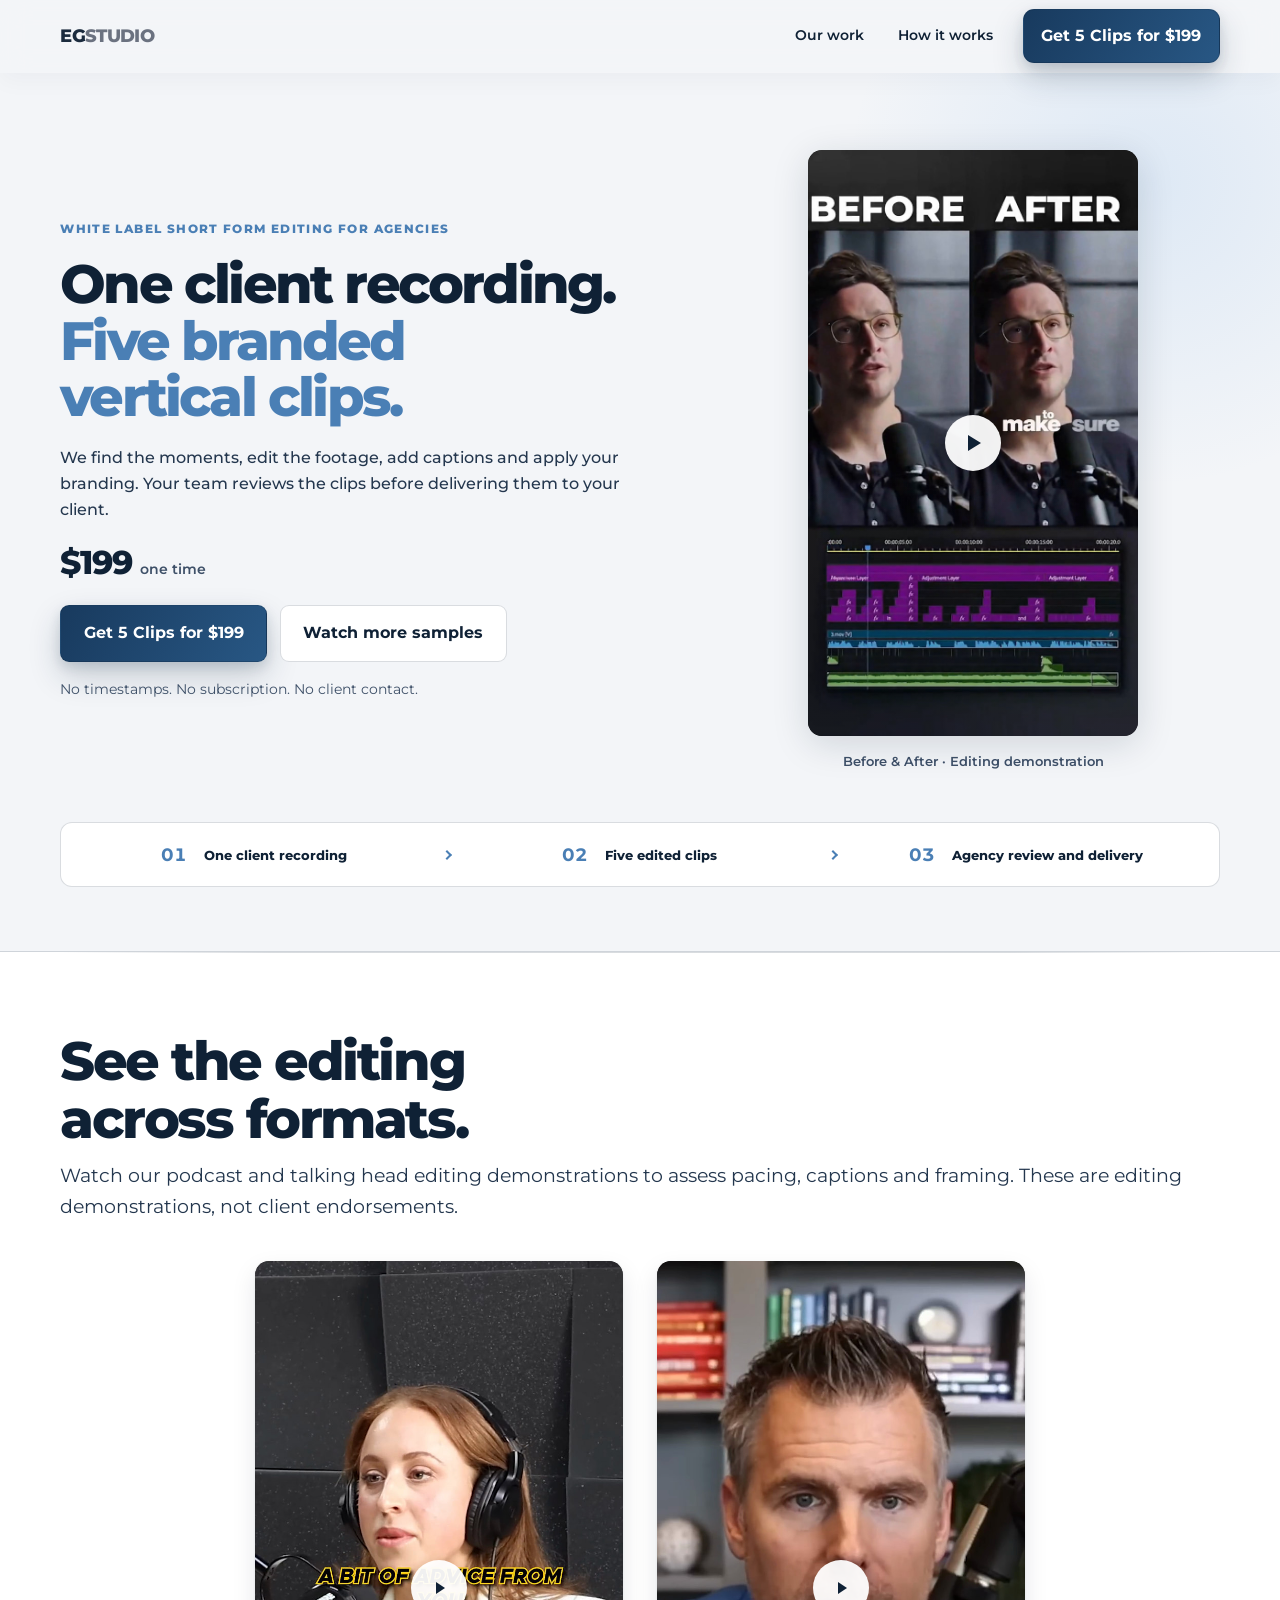
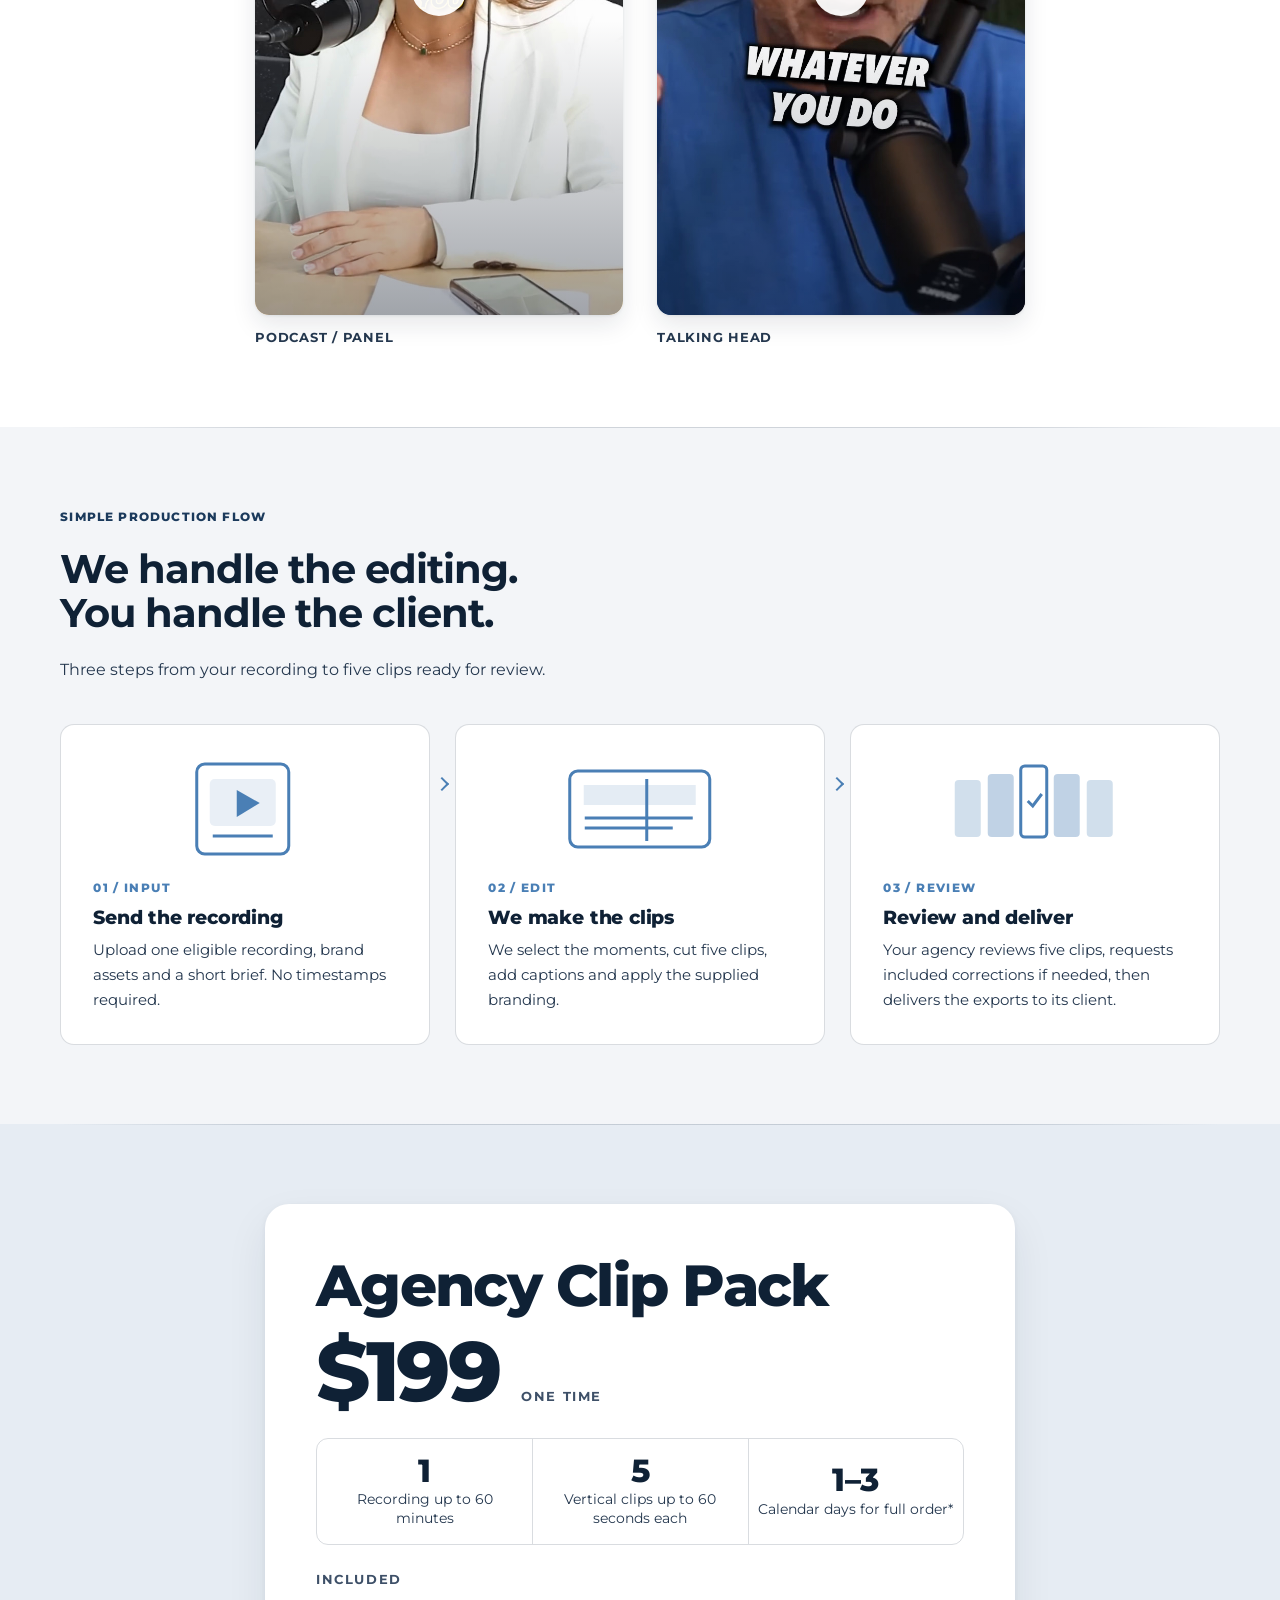
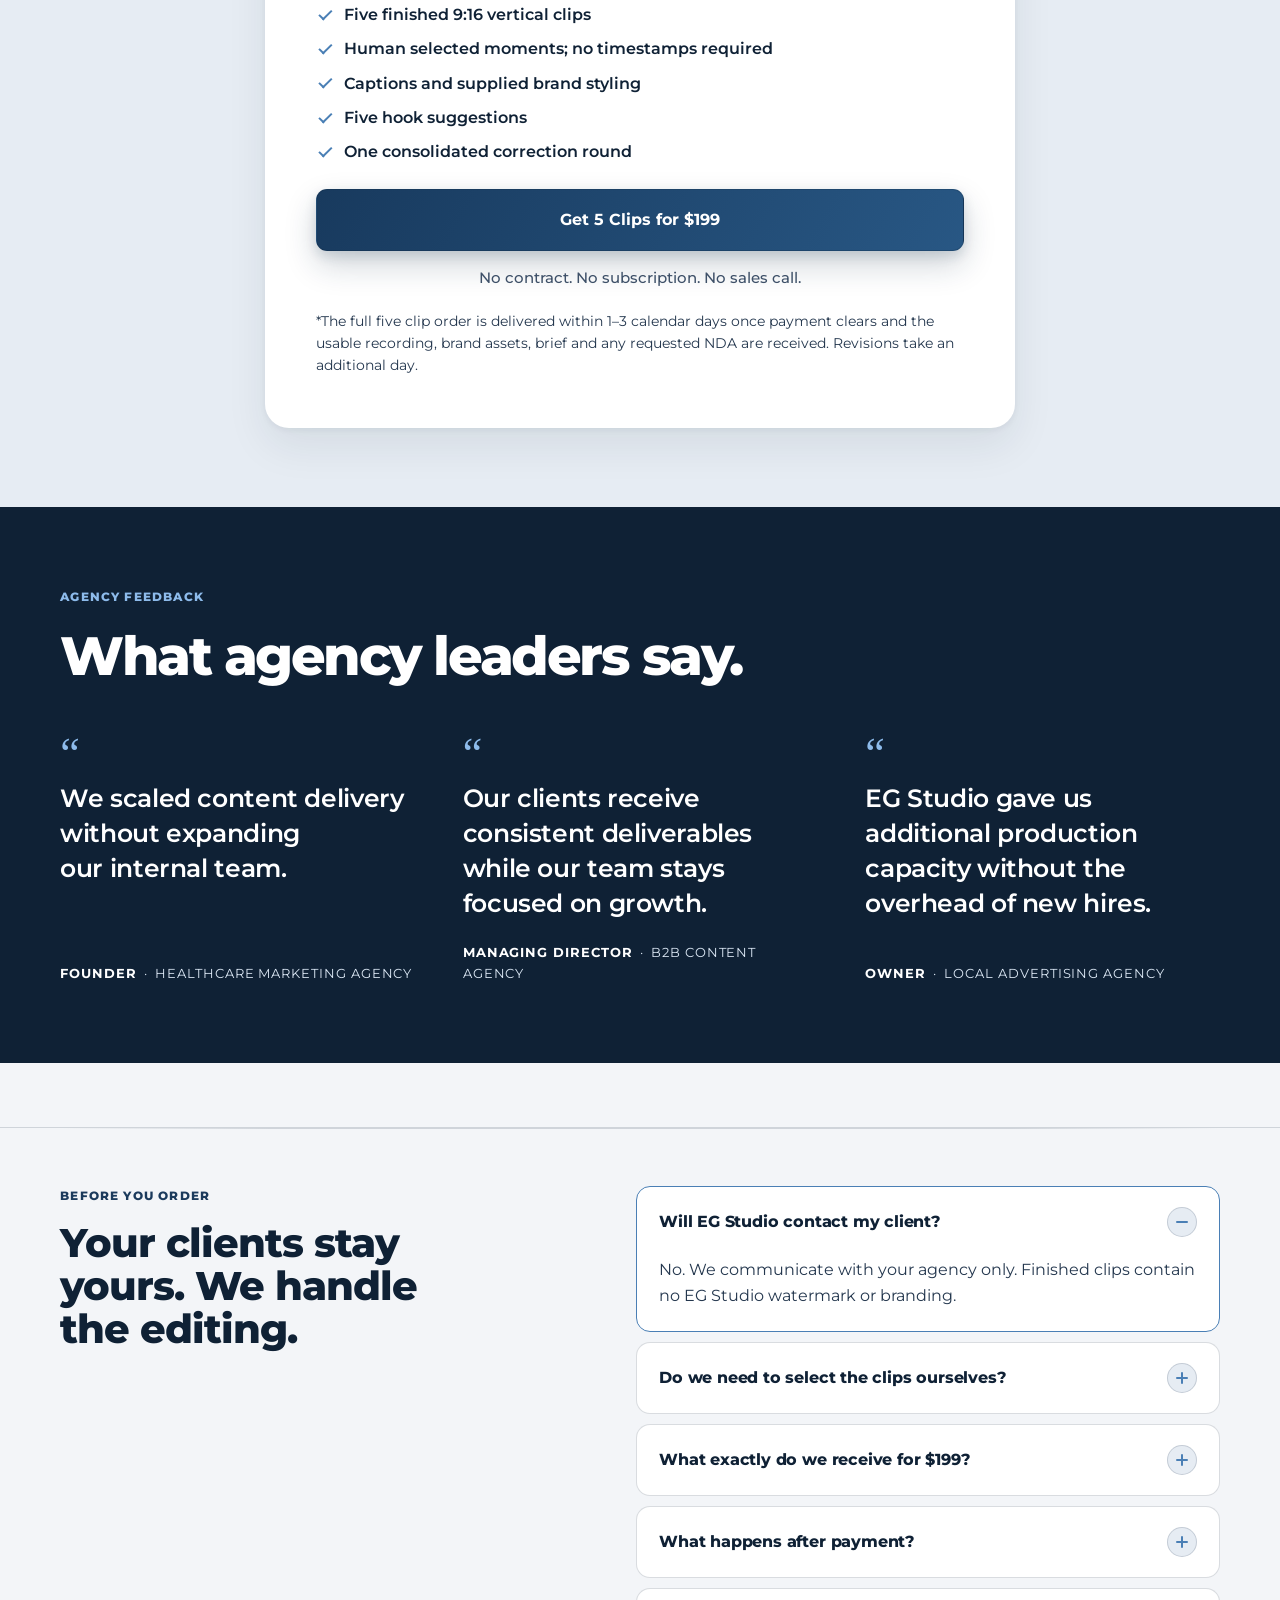
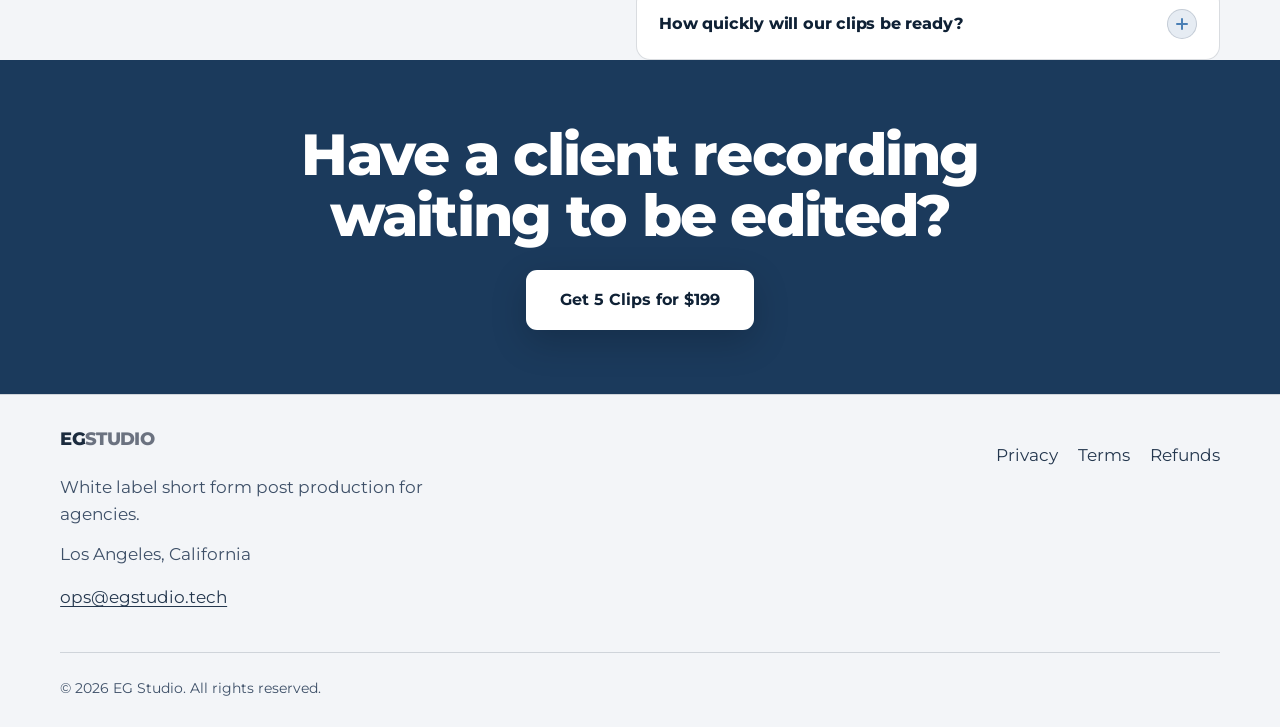
<file: index.html>
<!DOCTYPE html>
<html lang="en" class="scroll-smooth">
<head>
  <meta name="p:domain_verify" content="b39643a12d368861248fd5075be1f813">
  <meta charset="UTF-8">
  <meta name="viewport" content="width=device-width, initial-scale=1.0">
  <title>White Label Short Form Video Editing for Agencies | EG Studio</title>
  <meta name="description" content="Keep client content moving without hiring an editor. White label short form editing: five branded clips from one recording for $199.">
  <link rel="canonical" href="https://egstudio.tech/">
  <script type="application/ld+json">
{
  "@context": "https://schema.org",
  "@graph": [
    {
      "@type": "Organization",
      "@id": "https://egstudio.tech/#org",
      "name": "EG Studio",
      "url": "https://egstudio.tech/",
      "email": "ops@egstudio.tech",
      "logo": "https://egstudio.tech/apple-touch-icon.png"
    },
    {
      "@type": "Service",
      "name": "White label short form editing for agencies",
      "serviceType": "White label short form video editing",
      "provider": {
        "@id": "https://egstudio.tech/#org"
      },
      "areaServed": "US",
      "url": "https://egstudio.tech/",
      "description": "Keep client content moving without hiring an editor. White label short form editing: five branded clips from one recording for $199.",
      "offers": {
        "@type": "Offer",
        "name": "Agency Clip Pack",
        "price": "199",
        "priceCurrency": "USD",
        "url": "https://buy.stripe.com/00wdR27qNc6IfXJ7419EI0f",
        "description": "One client recording up to 60 minutes becomes five finished clips your agency can review and deliver, each up to 60 seconds. Captions, brand styling, hook suggestions, and one revision round included. $199 one time."
      }
    },
    {
      "@type": "FAQPage",
      "mainEntity": [
        {
          "@type": "Question",
          "name": "Will EG Studio contact my client?",
          "acceptedAnswer": {
            "@type": "Answer",
            "text": "No. We communicate with your agency only. Finished clips contain no EG Studio watermark or branding."
          }
        },
        {
          "@type": "Question",
          "name": "Do we need to select the clips ourselves?",
          "acceptedAnswer": {
            "@type": "Answer",
            "text": "No. Send the full recording. We watch it, select the moments, and turn them into five vertical clips. No timestamps required."
          }
        },
        {
          "@type": "Question",
          "name": "What exactly do we receive for $199?",
          "acceptedAnswer": {
            "@type": "Answer",
            "text": "Five edited 9:16 vertical clips up to 60 seconds each, captions, your supplied brand styling, five hook suggestions, and one consolidated correction round."
          }
        },
        {
          "@type": "Question",
          "name": "What happens after payment?",
          "acceptedAnswer": {
            "@type": "Answer",
            "text": "You'll receive access to a private Google Drive project workspace shared with your order email. Upload your recording, brand assets, and brief. We'll return the clips there for your review."
          }
        },
        {
          "@type": "Question",
          "name": "How quickly will our clips be ready?",
          "acceptedAnswer": {
            "@type": "Answer",
            "text": "Your full order of five clips will be delivered within 1–3 calendar days. Revisions take an additional day."
          }
        }
      ]
    }
  ]
}
  </script>
  <meta name="application-name" content="EG Studio">
  <link rel="preconnect" href="https://fonts.googleapis.com">
  <link rel="preconnect" href="https://fonts.gstatic.com" crossorigin>
  <link href="https://fonts.googleapis.com/css2?family=Montserrat:wght@400;500;600;700;800;900&display=swap" rel="stylesheet">
  
  <style>
    :root {
      --bg-black: #F4F6F8;
      --bg-surface: #FFFFFF;
      --bg-card: #FFFFFF;
      --bg-card-hover: #F9FAFB;
      --border-color: #D8DEE5;
      --border-focus: #6EA8E5;
      --text-white: #1F2937;
      --text-gray: #6B7280;
      --text-dark-gray: #6B7280;
      --accent-green: #6EA8E5;
      --accent-green-bg: rgba(110, 168, 229, 0.10);
      --accent-green-border: rgba(110, 168, 229, 0.28);
      --primary: #1B3A5C;
      --font-main: 'Montserrat', -apple-system, BlinkMacSystemFont, 'Segoe UI', Roboto, sans-serif;
    }

    @media (prefers-color-scheme: dark) {
      :root {
        --bg-black: #142238;
        --bg-surface: #1C2E48;
        --bg-card: #1C2E48;
        --bg-card-hover: #243F63;
        --border-color: #2D3E56;
        --border-focus: #6EA8E5;
        --text-white: #F8FAFC;
        --text-gray: #D5DCE6;
        --text-dark-gray: #D5DCE6;
        --accent-green: #6EA8E5;
        --accent-green-bg: rgba(110, 168, 229, 0.16);
        --accent-green-border: rgba(110, 168, 229, 0.40);
        --primary: #1B3A5C;
      }
    }

    * {
      box-sizing: border-box;
      margin: 0;
      padding: 0;
    }

    body {
      background-color: var(--bg-black);
      color: var(--text-white);
      font-family: var(--font-main);
      line-height: 1.6;
      -webkit-font-smoothing: antialiased;
      overflow-x: hidden;
    }

    .container {
      width: 92%;
      max-width: 1180px;
      margin: 0 auto;
      padding: 0 1rem;
    }

    .section-container {
      padding: 5.5rem 0;
      border-bottom: 1px solid var(--border-color);
      position: relative;
    }

    .bg-surface { background-color: var(--bg-surface); }
    .text-center { text-align: center; }
    .text-green { color: var(--accent-green); }
    .text-muted { color: var(--text-gray); }

    h1, h2, h3, h4 {
      font-weight: 800;
      letter-spacing: -0.025em;
      color: var(--text-white);
    }

    .eyebrow-tag {
      display: inline-flex;
      align-items: center;
      gap: 0.5rem;
      font-size: 0.72rem;
      font-weight: 700;
      letter-spacing: 0.12em;
      text-transform: uppercase;
      color: var(--text-gray);
      background: rgba(255, 255, 255, 0.05);
      border: 1px solid var(--border-color);
      padding: 0.35rem 0.85rem;
      border-radius: 9999px;
      margin-bottom: 1.5rem;
    }

    .section-title {
      font-size: clamp(1.85rem, 3.5vw, 2.75rem);
      line-height: 1.15;
      margin-bottom: 1rem;
    }

    .section-subtitle {
      font-size: clamp(0.95rem, 1.8vw, 1.15rem);
      color: var(--text-gray);
      max-width: 680px;
      margin: 0 auto 3rem;
      font-weight: 400;
    }

    /* Action Buttons */
    .btn {
      display: inline-flex;
      align-items: center;
      justify-content: center;
      gap: 0.5rem;
      padding: 0.85rem 1.75rem;
      font-weight: 700;
      font-size: 0.9rem;
      text-decoration: none;
      border-radius: 6px;
      transition: all 0.2s cubic-bezier(0.16, 1, 0.3, 1);
      cursor: pointer;
      letter-spacing: -0.01em;
      border: 1px solid transparent;
    }

    .btn-primary {
      background-color: #1B3A5C;
      color: #FFFFFF;
      border-color: #1B3A5C;
    }
    .btn-primary:hover {
      background-color: #152E4A;
      transform: translateY(-1px);
      box-shadow: 0 4px 20px rgba(27, 58, 92, 0.25);
    }

    .btn-secondary {
      background-color: rgba(255, 255, 255, 0.04);
      color: var(--text-white);
      border-color: var(--border-color);
    }
    .btn-secondary:hover {
      border-color: var(--text-white);
      background-color: rgba(255, 255, 255, 0.08);
    }

    .btn-outline-green {
      background: var(--accent-green-bg);
      color: var(--accent-green);
      border-color: var(--accent-green-border);
    }
    .btn-outline-green:hover {
      background: rgba(110, 168, 229, 0.20);
      border-color: var(--accent-green);
    }

    .btn-block {
      width: 100%;
      padding: 1.1rem;
      font-size: 1.05rem;
    }

    /* 1. Global Navigation */
    .nav-container {
      position: sticky;
      top: 0;
      z-index: 1000;
      background-color: rgba(244, 246, 248, 0.92);
      backdrop-filter: blur(14px);
      -webkit-backdrop-filter: blur(14px);
      border-bottom: 1px solid var(--border-color);
      padding: 0.9rem 0;
    }

    .nav-inner {
      display: flex;
      justify-content: space-between;
      align-items: center;
    }

    .nav-menu {
      display: none;
      align-items: center;
      gap: 2rem;
    }
    .nav-menu a {
      color: var(--text-gray);
      text-decoration: none;
      font-size: 0.875rem;
      font-weight: 600;
      transition: color 0.15s;
    }
    .nav-menu a:hover { color: var(--text-white); }

    .btn-primary-nav {
      padding: 0.55rem 1.25rem;
      font-size: 0.825rem;
      background: var(--text-white);
      color: var(--bg-black);
    }

    .mobile-menu-btn {
      display: flex;
      flex-direction: column;
      gap: 5px;
      background: transparent;
      border: none;
      cursor: pointer;
      padding: 0.5rem;
    }
    .mobile-menu-btn span {
      display: block;
      width: 22px;
      height: 2px;
      background: var(--text-white);
      transition: 0.2s;
    }

    .mobile-drawer {
      display: none;
      flex-direction: column;
      gap: 1.25rem;
      background: var(--bg-surface);
      border-bottom: 1px solid var(--border-color);
      padding: 1.5rem 1.25rem;
    }
    .mobile-drawer.active { display: flex; }
    .mobile-drawer a {
      color: var(--text-gray);
      text-decoration: none;
      font-weight: 600;
      font-size: 1rem;
    }

    @media (min-width: 860px) {
      .nav-menu { display: flex; }
      .mobile-menu-btn { display: none; }
      .mobile-drawer { display: none !important; }
    }

    /* 2. Hero Section */
    .hero-section {
      padding: 3.5rem 0 4.5rem;
      text-align: center;
      position: relative;
    }
    @media (min-width: 768px) {
      .hero-section {
        padding: 5rem 0 5rem;
      }
    }
    .hero-title {
      font-size: clamp(2.2rem, 5.2vw, 3.85rem);
      line-height: 1.1;
      margin-bottom: 1.5rem;
      font-weight: 900;
    }
    .hero-subtitle {
      font-size: clamp(1rem, 2vw, 1.25rem);
      color: var(--text-gray);
      max-width: 780px;
      margin: 0 auto 2.5rem;
      font-weight: 400;
      line-height: 1.65;
    }
    .hero-actions {
      display: flex;
      justify-content: center;
      flex-wrap: wrap;
      gap: 1rem;
      margin-bottom: 3rem;
    }
    .hero-proof-bar {
      display: inline-flex;
      align-items: center;
      justify-content: center;
      flex-wrap: wrap;
      gap: 0.75rem 1.25rem;
      padding: 0.75rem 1.5rem;
      background: rgba(255, 255, 255, 0.02);
      border: 1px solid var(--border-color);
      border-radius: 9999px;
      font-size: 0.825rem;
      color: var(--text-gray);
      font-weight: 600;
    }
    .hero-proof-bar .dot {
      color: var(--accent-green);
      font-weight: bold;
    }

    /* 3. Agency Economic Arbitrage */
    .arbitrage-table-container {
      overflow-x: auto;
      border: 1px solid var(--border-color);
      border-radius: 8px;
      background: var(--bg-card);
      margin-bottom: 3rem;
      -webkit-overflow-scrolling: touch;
    }
    .arbitrage-table {
      width: 100%;
      border-collapse: collapse;
      text-align: left;
      min-width: 720px;
      font-size: 0.875rem;
    }
    .arbitrage-table th, .arbitrage-table td {
      padding: 1.25rem 1.5rem;
      border-bottom: 1px solid var(--border-color);
    }
    .arbitrage-table th {
      background: rgba(0, 0, 0, 0.4);
      font-size: 0.75rem;
      text-transform: uppercase;
      letter-spacing: 0.08em;
      color: var(--text-dark-gray);
    }
    .arbitrage-table tr:last-child td { border-bottom: none; }
    .arbitrage-table tr.highlight-row {
      background: rgba(110, 168, 229, 0.06);
    }
    .arbitrage-table tr.highlight-row td {
      border-top: 1px solid var(--accent-green-border);
      border-bottom: 1px solid var(--accent-green-border);
    }
    .badge-eg {
      display: inline-block;
      font-size: 0.7rem;
      font-weight: 800;
      color: var(--accent-green);
      background: var(--accent-green-bg);
      border: 1px solid var(--accent-green-border);
      padding: 0.15rem 0.45rem;
      border-radius: 4px;
      margin-left: 0.4rem;
    }

    /* Dynamic Margin Calculator */
    .calc-container {
      background: var(--bg-card);
      border: 1px solid var(--border-color);
      border-radius: 12px;
      padding: 2.5rem;
      max-width: 840px;
      margin: 0 auto;
    }
    .calc-header {
      margin-bottom: 2rem;
      text-align: center;
    }
    .calc-header h3 {
      font-size: 1.35rem;
      margin-bottom: 0.5rem;
    }
    .calc-grid {
      display: grid;
      grid-template-columns: 1fr;
      gap: 2rem;
    }
    @media (min-width: 768px) {
      .calc-grid { grid-template-columns: 1fr 1fr; align-items: center; }
    }
    .calc-inputs {
      display: flex;
      flex-direction: column;
      gap: 1.25rem;
    }
    .calc-input-group label {
      display: block;
      font-size: 0.8rem;
      text-transform: uppercase;
      letter-spacing: 0.05em;
      color: var(--text-gray);
      margin-bottom: 0.5rem;
      font-weight: 600;
    }
    .input-wrapper {
      position: relative;
      display: flex;
      align-items: center;
    }
    .input-prefix {
      position: absolute;
      left: 1rem;
      color: var(--text-dark-gray);
      font-weight: 700;
      font-size: 1.1rem;
    }
    .input-field {
      width: 100%;
      padding: 0.85rem 1rem 0.85rem 2.25rem;
      background: var(--bg-black);
      border: 1px solid var(--border-color);
      color: var(--text-white);
      font-size: 1.25rem;
      font-weight: 700;
      font-family: inherit;
      border-radius: 6px;
      outline: none;
      transition: border-color 0.15s;
    }
    .input-field:focus { border-color: var(--text-white); }
    .input-field-num { padding-left: 1rem; }
    .calc-presets {
      display: flex;
      gap: 0.5rem;
      margin-top: 0.5rem;
    }
    .preset-btn {
      background: rgba(255, 255, 255, 0.05);
      border: 1px solid var(--border-color);
      color: var(--text-gray);
      padding: 0.25rem 0.65rem;
      border-radius: 4px;
      font-size: 0.75rem;
      font-weight: 600;
      cursor: pointer;
    }
    .preset-btn:hover { background: rgba(255, 255, 255, 0.1); color: var(--text-white); }

    .calc-display-box {
      background: var(--bg-black);
      border: 1px solid var(--border-color);
      border-radius: 8px;
      padding: 1.75rem;
      display: flex;
      flex-direction: column;
      gap: 1.25rem;
    }
    .calc-metric-row {
      display: flex;
      justify-content: space-between;
      align-items: baseline;
      padding-bottom: 0.75rem;
      border-bottom: 1px solid rgba(255, 255, 255, 0.06);
    }
    .calc-metric-row:last-child {
      border-bottom: none;
      padding-bottom: 0;
    }
    .calc-metric-label {
      font-size: 0.825rem;
      color: var(--text-gray);
      font-weight: 500;
    }
    .calc-metric-value {
      font-size: 1.25rem;
      font-weight: 700;
    }
    .calc-metric-value.highlight {
      font-size: 1.85rem;
      color: var(--accent-green);
      font-weight: 900;
    }

    /* 4. Interactive Proof Sandbox */
    .sandbox-grid {
      display: grid;
      grid-template-columns: repeat(auto-fit, minmax(260px, 1fr));
      gap: 1.5rem;
      margin-top: 2rem;
    }
    .archetype-card {
      background: var(--bg-card);
      border: 1px solid var(--border-color);
      border-radius: 10px;
      overflow: hidden;
      display: flex;
      flex-direction: column;
      transition: transform 0.2s, border-color 0.2s;
    }
    .archetype-card:hover {
      transform: translateY(-3px);
      border-color: var(--border-focus);
    }
    .archetype-video-viewport {
      position: relative;
      width: 100%;
      aspect-ratio: 9 / 16;
      background: #000;
      overflow: hidden;
      display: flex;
      align-items: center;
      justify-content: center;
      cursor: pointer;
    }
    .sample-video-elem {
      width: 100%;
      height: 100%;
      object-fit: cover;
      background: #000;
      display: block;
    }
    .video-overlay-badge {
      position: absolute;
      top: 12px;
      left: 12px;
      font-size: 0.68rem;
      font-weight: 800;
      background: rgba(0, 0, 0, 0.75);
      backdrop-filter: blur(4px);
      border: 1px solid rgba(255, 255, 255, 0.2);
      padding: 0.25rem 0.55rem;
      border-radius: 4px;
      text-transform: uppercase;
      color: #1F2937;
      pointer-events: none;
      z-index: 5;
    }
    .video-custom-play-btn {
      position: absolute;
      width: 58px;
      height: 58px;
      border-radius: 50%;
      background: rgba(255, 255, 255, 0.92);
      color: #000;
      display: flex;
      align-items: center;
      justify-content: center;
      box-shadow: 0 8px 30px rgba(0, 0, 0, 0.8);
      transition: transform 0.15s ease, opacity 0.2s ease;
      z-index: 6;
      cursor: pointer;
      pointer-events: auto;
    }
    .video-custom-play-btn.playing {
      opacity: 0;
      pointer-events: none;
    }
    .archetype-info {
      padding: 1.25rem;
      flex-grow: 1;
      display: flex;
      flex-direction: column;
      justify-content: space-between;
      border-top: 1px solid var(--border-color);
    }
    .archetype-info h4 {
      font-size: 1.05rem;
      margin-bottom: 0.4rem;
    }
    .archetype-info p {
      font-size: 0.825rem;
      color: var(--text-gray);
      line-height: 1.5;
    }
    .archetype-specs {
      display: flex;
      flex-wrap: wrap;
      gap: 0.4rem;
      margin-top: 1rem;
    }
    .spec-pill {
      font-size: 0.68rem;
      font-weight: 600;
      color: var(--text-dark-gray);
      background: rgba(255, 255, 255, 0.03);
      border: 1px solid var(--border-color);
      padding: 0.15rem 0.45rem;
      border-radius: 3px;
    }
    .drive-banner-box {
      margin-top: 3rem;
      background: rgba(255, 255, 255, 0.02);
      border: 1px dashed var(--border-color);
      border-radius: 8px;
      padding: 1.5rem;
      display: flex;
      align-items: center;
      justify-content: space-between;
      flex-wrap: wrap;
      gap: 1.25rem;
    }

    /* 5. SLA Matrix */
    .sla-matrix-grid {
      display: grid;
      grid-template-columns: repeat(auto-fit, minmax(240px, 1fr));
      gap: 1.5rem;
      margin-top: 2rem;
    }
    .sla-milestone-card {
      background: var(--bg-card);
      border: 1px solid var(--border-color);
      border-radius: 8px;
      padding: 1.75rem;
      position: relative;
      display: flex;
      flex-direction: column;
    }
    .milestone-num {
      font-size: 0.72rem;
      font-weight: 800;
      color: var(--accent-green);
      letter-spacing: 0.1em;
      text-transform: uppercase;
      margin-bottom: 0.5rem;
    }
    .milestone-days {
      font-size: 1.35rem;
      font-weight: 800;
      margin-bottom: 0.75rem;
    }
    .milestone-deliverable {
      font-size: 0.95rem;
      font-weight: 700;
      color: var(--text-white);
      margin-bottom: 0.5rem;
    }
    .milestone-desc {
      font-size: 0.825rem;
      color: var(--text-gray);
      line-height: 1.55;
      margin-bottom: 1.25rem;
      flex-grow: 1;
    }
    .milestone-sla-badge {
      display: inline-flex;
      align-items: center;
      gap: 0.35rem;
      font-size: 0.75rem;
      font-weight: 700;
      color: var(--text-white);
      background: rgba(255, 255, 255, 0.05);
      border: 1px solid var(--border-color);
      padding: 0.35rem 0.65rem;
      border-radius: 4px;
      width: fit-content;
    }

    /* Calibration Guarantee Callout */
    .calibration-box {
      margin-top: 2.5rem;
      background: rgba(110, 168, 229, 0.06);
      border: 1px solid var(--accent-green-border);
      border-radius: 8px;
      padding: 1.5rem 2rem;
      display: flex;
      align-items: center;
      gap: 1.5rem;
    }
    .calibration-icon {
      font-size: 2rem;
      color: var(--accent-green);
      flex-shrink: 0;
    }

    /* 6. Infrastructure & Async Questionnaire */
    .infra-grid {
      display: grid;
      grid-template-columns: repeat(auto-fit, minmax(300px, 1fr));
      gap: 1.5rem;
      margin-top: 2rem;
    }
    .infra-card {
      background: var(--bg-card);
      border: 1px solid var(--border-color);
      border-radius: 8px;
      padding: 2rem;
    }
    .infra-icon {
      width: 42px;
      height: 42px;
      border-radius: 8px;
      background: rgba(255, 255, 255, 0.05);
      border: 1px solid var(--border-color);
      display: flex;
      align-items: center;
      justify-content: center;
      margin-bottom: 1.25rem;
      color: var(--text-white);
    }
    .infra-card h3 {
      font-size: 1.15rem;
      margin-bottom: 0.65rem;
    }
    .infra-card p {
      font-size: 0.85rem;
      color: var(--text-gray);
      line-height: 1.6;
    }

    .async-onboarding-container {
      margin-top: 3.5rem;
      background: var(--bg-card);
      border: 1px solid var(--border-color);
      border-radius: 12px;
      padding: 2.5rem;
      text-align: center;
    }
    .async-steps-grid {
      display: grid;
      grid-template-columns: repeat(auto-fit, minmax(220px, 1fr));
      gap: 1.5rem;
      margin: 2rem 0;
      text-align: left;
    }
    .step-item {
      background: var(--bg-black);
      border: 1px solid var(--border-color);
      border-radius: 8px;
      padding: 1.25rem;
    }
    .step-num {
      font-size: 0.75rem;
      font-weight: 800;
      color: var(--accent-green);
      margin-bottom: 0.5rem;
    }

    /* 7. Pricing */
    .pricing-wrap {
      max-width: 980px;
      margin: 0 auto;
      display: grid;
      gap: 1.5rem;
    }
    .pricing-card-main {
      background: var(--bg-card);
      border: 2px solid var(--text-white);
      border-radius: 12px;
      padding: 3rem 2.5rem;
      position: relative;
      box-shadow: 0 10px 40px rgba(0, 0, 0, 0.8);
    }
    .pricing-badge-top {
      position: absolute;
      top: -14px;
      left: 50%;
      transform: translateX(-50%);
      background: var(--text-white);
      color: var(--bg-black);
      font-size: 0.75rem;
      font-weight: 800;
      letter-spacing: 0.1em;
      text-transform: uppercase;
      padding: 0.35rem 1rem;
      border-radius: 9999px;
      white-space: nowrap;
    }
    .pricing-card-main.offer-secondary {
      border-color: var(--border-color);
    }
    .pricing-amount-hero {
      font-size: clamp(3rem, 6vw, 4.25rem);
      font-weight: 900;
      line-height: 1;
      margin: 1.5rem 0 0.5rem;
      letter-spacing: -0.04em;
    }
    .pricing-amount-hero span {
      font-size: 1.1rem;
      font-weight: 600;
      color: var(--text-gray);
      letter-spacing: normal;
    }
    .pricing-unit-cost {
      font-size: 0.85rem;
      color: var(--accent-green);
      font-weight: 700;
      margin-bottom: 1.75rem;
    }
    .pricing-checklist {
      list-style: none;
      margin: 2rem 0;
      display: flex;
      flex-direction: column;
      gap: 0.85rem;
      text-align: left;
    }
    .pricing-checklist li {
      font-size: 0.9rem;
      color: #6B7280;
      display: flex;
      align-items: flex-start;
      gap: 0.75rem;
      line-height: 1.45;
    }
    .check-icon {
      color: var(--accent-green);
      flex-shrink: 0;
      font-weight: 900;
    }

    /* 8. FAQ */
    .faq-container {
      max-width: 800px;
      margin: 0 auto;
      display: flex;
      flex-direction: column;
      gap: 1rem;
    }
    .faq-item {
      background: var(--bg-card);
      border: 1px solid var(--border-color);
      border-radius: 8px;
      overflow: hidden;
      transition: border-color 0.15s;
    }
    .faq-item.active { border-color: var(--border-focus); }
    .faq-question {
      width: 100%;
      padding: 1.35rem 1.5rem;
      background: transparent;
      border: none;
      color: var(--text-white);
      font-size: 1rem;
      font-weight: 700;
      text-align: left;
      font-family: inherit;
      display: flex;
      justify-content: space-between;
      align-items: center;
      cursor: pointer;
      gap: 1rem;
    }
    .faq-chevron {
      transition: transform 0.2s ease;
      font-size: 1.1rem;
      color: var(--text-gray);
    }
    .faq-item.active .faq-chevron {
      transform: rotate(180deg);
      color: var(--text-white);
    }
    .faq-answer {
      display: none;
      padding: 0 1.5rem 1.5rem;
      font-size: 0.885rem;
      color: var(--text-gray);
      line-height: 1.65;
    }
    .faq-item.active .faq-answer { display: block; }

    /* 9. Terminal CTA */
    .terminal-cta-section {
      padding: 6.5rem 0;
      background: radial-gradient(circle at 50% 0%, #FFFFFF 0%, #F4F6F8 85%);
      text-align: center;
      border-top: 1px solid var(--border-color);
    }
    .terminal-title {
      font-size: clamp(2rem, 4.5vw, 3.25rem);
      font-weight: 900;
      margin-bottom: 1rem;
      line-height: 1.15;
    }
    .terminal-sub {
      font-size: 1.1rem;
      color: var(--text-gray);
      max-width: 620px;
      margin: 0 auto 2.5rem;
    }
    .terminal-actions {
      display: flex;
      flex-direction: column;
      align-items: center;
      gap: 1.25rem;
    }
    .contact-ops-link {
      color: var(--text-gray);
      text-decoration: none;
      font-size: 0.85rem;
      transition: color 0.15s;
    }
    .contact-ops-link:hover { color: var(--text-white); }
    .contact-ops-link span { color: var(--text-white); text-decoration: underline; }

    /* Footer */
    footer {
      padding: 2.5rem 0;
      border-top: 1px solid var(--border-color);
      font-size: 0.75rem;
      color: var(--text-dark-gray);
      background: var(--bg-black);
    }
    .footer-inner {
      display: flex;
      justify-content: space-between;
      align-items: center;
      flex-wrap: wrap;
      gap: 1rem;
    }

    .footer-links {
      display: flex;
      gap: 1.5rem;
      flex-wrap: wrap;
    }
    .footer-links a {
      color: inherit;
      text-decoration: none;
      transition: color 0.15s ease;
    }
    .footer-links a:hover,
    .footer-links a:focus-visible {
      color: var(--text-white);
    }

    @media (max-width: 640px) {
      .section-container { padding: 4.5rem 0; }
      .calc-container { padding: 1.5rem; }
      .pricing-card-main { padding: 2.5rem 1.5rem; }
      .calibration-box { flex-direction: column; text-align: center; }
    }
    @media (min-width: 900px) {
      .pricing-wrap {
        grid-template-columns: repeat(2, minmax(0, 1fr));
      }
    }
    .hero-micro {
      color: var(--text-dark-gray);
      font-size: 0.88rem;
      margin: -1.5rem auto 1.75rem;
      max-width: 440px;
      line-height: 1.45;
    }
    .who-split {
      display: grid;
      grid-template-columns: 1fr;
      gap: 1rem;
      text-align: left;
      max-width: 720px;
      margin: 0 auto 1.75rem;
    }
    @media (min-width: 720px) {
      .who-split { grid-template-columns: 1fr 1fr; }
    }
    .who-card {
      background: var(--bg-card);
      border: 1px solid var(--border-color);
      border-radius: 8px;
      padding: 1.1rem 1.2rem;
    }
    .who-card h2 {
      font-size: 0.95rem;
      margin-bottom: 0.4rem;
    }
    .who-card p {
      font-size: 0.85rem;
      color: var(--text-gray);
      line-height: 1.45;
      font-weight: 400;
    }
    .how-three {
      max-width: 720px;
      margin: 0 auto;
      text-align: left;
      display: grid;
      gap: 0.75rem;
    }
    .how-three h2 {
      font-size: 0.95rem;
      letter-spacing: 0.06em;
      text-transform: uppercase;
      color: var(--text-dark-gray);
      font-weight: 700;
    }
    .how-three ol {
      margin: 0;
      padding-left: 1.15rem;
      color: var(--text-gray);
      font-size: 0.88rem;
      line-height: 1.5;
    }
    .how-three li { margin-bottom: 0.35rem; }
    .how-three strong { color: var(--text-white); }

    .nav-cta { display: none; }
    @media (min-width: 860px) {
      .nav-cta { display: inline-flex; }
    }
    .hero-facts {
      list-style: none;
      max-width: 420px;
      margin: 0 auto 1.5rem;
      padding: 0;
      color: var(--text-gray);
      font-size: 0.82rem;
      font-weight: 600;
      line-height: 1.55;
    }
    .hero-facts li { margin: 0; }
    .econ-cards { display: none; }
    @media (max-width: 860px) {
      .nav-container { padding: 0.55rem 0; }
      .hero-section { padding: 1.75rem 0 2.25rem; }
      .hero-title { font-size: 2rem; margin-bottom: 0.9rem; }
      .hero-subtitle { margin: 0 auto 1.35rem; font-size: 0.98rem; }
      .hero-actions { margin-bottom: 1.15rem; }
      .hero-micro { margin: 0 auto 1.35rem; }
      .section-container { padding: 2.75rem 0; }
      .section-subtitle { margin-bottom: 1.75rem; }
      .terminal-cta-section { padding: 3.25rem 0; }
      .arbitrage-table-container { display: none; }
      .econ-cards {
        display: grid;
        gap: 0.75rem;
        margin-bottom: 2rem;
      }
      .econ-card {
        background: var(--bg-card);
        border: 1px solid var(--border-color);
        border-radius: 8px;
        padding: 1rem 1.1rem;
        text-align: left;
      }
      .econ-card.eg {
        border-color: var(--accent-green-border);
        background: rgba(110, 168, 229, 0.06);
      }
      .econ-card h3 {
        font-size: 0.95rem;
        margin-bottom: 0.35rem;
      }
      .econ-card p {
        font-size: 0.8rem;
        color: var(--text-gray);
        line-height: 1.45;
        font-weight: 400;
      }
      .econ-card strong { color: var(--text-white); }
      .econ-card .eg-price { color: var(--accent-green); }
    }
  
    .site-header-image2{position:sticky;top:0;z-index:1000;background:#F4F6F8;border-bottom:1px solid var(--border-color)}
    .site-header-shell{width:94%;max-width:1180px;margin:0 auto;min-height:150px;display:flex;align-items:center;justify-content:space-between;gap:2rem;padding:1rem}
    .site-header-actions{display:flex;align-items:center;gap:2.25rem;margin-left:auto}
    .site-header-scope{color:#6B7280;text-decoration:none;font-size:1.45rem;font-weight:400;white-space:nowrap}
    .site-header-work{display:inline-flex;align-items:center;justify-content:center;min-height:96px;padding:1.35rem 1.9rem;background:#1B3A5C;color:#FFFFFF;text-decoration:none;border-radius:6px;font-size:1.45rem;font-weight:900;white-space:nowrap}
    .site-header-scope:hover{color:#1F2937}.site-header-work:hover{background:#152E4A}
    .video-custom-play-btn{right:14px;bottom:14px;left:auto;top:auto;transform:none;width:48px;height:48px}
    .site-footer-current{border-top:1px solid var(--border-color);padding:1.35rem 0 2.25rem;color:var(--text-dark-gray);font-size:.78rem;background:var(--bg-black)}
    .site-footer-current .site-footer-shell{width:92%;max-width:1180px;margin:0 auto;padding:0 1rem}
    .site-footer-current .site-footer-links{display:flex;flex-wrap:wrap;gap:.7rem 1rem;margin-top:.65rem}
    .site-footer-current a{color:var(--text-gray);text-decoration:none}
    @media(max-width:767px){.site-header-shell{width:96%;min-height:72px;padding:.6rem .45rem;gap:.45rem}.site-header-actions{gap:.5rem}.site-header-scope{font-size:.65rem}.site-header-work{min-height:44px;padding:.62rem .72rem;font-size:.66rem;border-radius:4px}.video-custom-play-btn{right:10px;bottom:10px;width:42px;height:42px}}
  
    /* Image 2: coded header + top hero */
    .image2-header{
      position:sticky;top:0;z-index:1000;background:rgba(244, 246, 248, 0.94);
      backdrop-filter:blur(14px);-webkit-backdrop-filter:blur(14px);
      border-bottom:1px solid #D8DEE5;
    }
    .image2-wrap{width:min(92%,760px);margin:0 auto}
    .image2-nav{display:flex;align-items:center;justify-content:space-between;gap:.75rem;padding:.8rem 0}
    .image2-nav-actions{display:flex;align-items:center;gap:.8rem}
    .image2-nav-link{font-family:Montserrat,-apple-system,BlinkMacSystemFont,"Segoe UI",sans-serif;font-size:.7rem;color:#6B7280;text-decoration:none;display:inline}
    .image2-work-btn{display:inline-flex;align-items:center;justify-content:center;padding:.58rem .72rem;font-family:Montserrat,-apple-system,BlinkMacSystemFont,"Segoe UI",sans-serif;font-weight:800;font-size:.69rem;text-decoration:none;border-radius:2px;border:1px solid #1F2937;background:#1B3A5C;color:#FFFFFF;white-space:nowrap}
    .image2-hero{padding:2.2rem 0 1.6rem;border-top:0;background:#F4F6F8}
    h1.image2-eyebrow{font-weight:400;line-height:1.5}
    .image2-eyebrow{font-family:"IBM Plex Mono",ui-monospace,SFMono-Regular,Menlo,monospace;text-transform:uppercase;letter-spacing:.1em;color:#6B7280;font-size:.66rem;margin:0 0 .8rem}
    .image2-title{font-family:Montserrat,-apple-system,BlinkMacSystemFont,"Segoe UI",sans-serif;font-size:clamp(2.2rem,10vw,4.35rem);line-height:.98;font-weight:850;letter-spacing:-.05em;margin:0 0 1rem;color:#1F2937}
    .image2-hero-rest{margin-top:0}
    .image2-hero-rest>.hero-subtitle{margin-top:0}
    @media(max-width:719px){
      .image2-wrap{width:min(94%,760px)}
      .image2-nav{gap:.35rem}
      .image2-nav-actions{gap:.45rem}
      .image2-nav-link{font-size:.58rem}
      .image2-work-btn{font-size:.58rem;padding:.5rem .58rem}
    }
    @media(min-width:720px){
      .image2-hero{padding:3.5rem 0 2rem}
    }

    /* Image 3: exact sample-section composition */
    .image3-work{padding:2.3rem 0;border-top:1px solid #D8DEE5;background:#F4F6F8}
    .image3-wrap{width:min(92%,1080px);margin:0 auto}
    .image3-kicker,.image3-meta{font-family:"IBM Plex Mono",ui-monospace,SFMono-Regular,Menlo,monospace;text-transform:uppercase;letter-spacing:.1em;color:#6B7280}
    .image3-kicker{font-size:.62rem;margin:0 0 .45rem}
    .image3-work h2{font-family:Montserrat,-apple-system,BlinkMacSystemFont,"Segoe UI",sans-serif;font-size:clamp(1.45rem,5.5vw,2.25rem);line-height:1.08;font-weight:850;letter-spacing:-.035em;margin:0 0 .72rem;color:#1F2937}
    .image3-intro{color:#6B7280;font-size:.9rem;line-height:1.5;margin:0}
    .image3-samples{display:grid;grid-template-columns:repeat(3,minmax(0,1fr));gap:1rem;margin-top:1rem}
    .image3-sample{border:1px solid #D8DEE5;background:#FFFFFF;min-width:0;overflow:hidden}
    .image3-sample video{width:100%;aspect-ratio:9/16;object-fit:contain;object-position:center center;background:#000;display:block;max-width:100%}
    .image3-info{padding:.85rem .9rem 1rem}
    .image3-meta{font-size:.58rem;margin:0 0 .18rem}
    .image3-sample h3{font-family:Montserrat,-apple-system,BlinkMacSystemFont,"Segoe UI",sans-serif;font-size:.95rem;line-height:1.2;color:#1F2937;margin:0}
    .image3-disc{font-size:.74rem;color:#6B7280;margin:.9rem 0 0}
    .image3-proof-cta{margin-top:1.15rem;padding-top:1.15rem;border-top:1px solid #D8DEE5}
    .image3-actions{display:grid;gap:.65rem;margin-top:.7rem;grid-template-columns:1fr 1fr;align-items:stretch}
    .image3-btn{display:inline-flex;align-items:center;justify-content:center;padding:1.05rem;font-family:Montserrat,-apple-system,BlinkMacSystemFont,"Segoe UI",sans-serif;font-weight:800;font-size:.8rem;text-decoration:none;border-radius:2px;border:1px solid #1F2937}
    .image3-btn-primary{background:#1B3A5C;color:#FFFFFF}
    .image3-btn-secondary{background:transparent;color:#1F2937;border-color:#D8DEE5}
    .anchor-alias{position:absolute;transform:translateY(-72px)}
    @media(max-width:719px){
      .image3-samples{grid-template-columns:repeat(3,minmax(0,1fr));gap:.42rem}
      .image3-info{padding:.55rem .42rem .65rem}
      .image3-meta{font-size:.46rem;letter-spacing:.06em}
      .image3-sample h3{font-size:.62rem;line-height:1.2}
      .image3-actions{gap:.42rem}
      .image3-btn{font-size:.6rem;padding:.72rem .4rem}
    }

  
    /* Compact hero offer block from approved Image 2 */
    .compact-offer-block{
      margin-top:1.05rem;
      color:#1F2937;
    }
    .compact-offer-intro{
      margin:0;
      color:#6B7280;
      font-size:.88rem;
      line-height:1.5;
    }
    .compact-offer-work{
      display:flex;
      align-items:center;
      justify-content:center;
      width:100%;
      min-height:52px;
      margin-top:.9rem;
      padding:.8rem 1rem;
      background:#1F2937;
      color:#F4F6F8;
      border:1px solid #1F2937;
      border-radius:2px;
      text-decoration:none;
      font-family:Montserrat,-apple-system,BlinkMacSystemFont,"Segoe UI",sans-serif;
      font-size:.78rem;
      font-weight:800;
      text-align:center;
    }
    .compact-offer-scale{
      margin:.65rem 0 0;
      color:#6B7280;
      font-size:.7rem;
      line-height:1.45;
    }
    .compact-offer-rows{
      margin-top:.75rem;
      border-top:1px solid #D8DEE5;
    }
    .compact-offer-row{
      display:grid;
      grid-template-columns:minmax(0,.82fr) minmax(0,1.55fr);
      gap:.8rem;
      align-items:center;
      padding:.62rem 0;
      border-bottom:1px solid #D8DEE5;
      font-size:.72rem;
      line-height:1.35;
    }
    .compact-offer-row>span{
      color:#1F2937;
      font-weight:500;
    }
    .compact-offer-row>strong{
      color:#1F2937;
      font-weight:800;
      text-align:right;
    }
    @media(min-width:720px){
      .compact-offer-intro{font-size:.92rem}
      .compact-offer-work{font-size:.82rem}
      .compact-offer-scale{font-size:.74rem}
      .compact-offer-row{font-size:.76rem}
    }

    .scale-copy{max-width:680px;margin:0 auto}
    .scale-copy p{color:var(--text-gray);font-size:clamp(1rem,1.8vw,1.15rem);margin:0 0 1rem;line-height:1.6}
    .scale-close{color:var(--text-white)!important;font-weight:800;font-size:clamp(1.35rem,2.6vw,1.7rem)!important;line-height:1.25;letter-spacing:-.03em;margin-top:1.4rem!important}
    .buy-list{max-width:640px;margin:.75rem auto 0;list-style:none;display:flex;flex-direction:column;gap:.9rem;text-align:left}
    .buy-list li{display:flex;gap:.75rem;align-items:flex-start;color:#6B7280;font-size:1.02rem;line-height:1.45}
    .wl-panel{max-width:820px;margin:0 auto;background:linear-gradient(180deg,rgba(110, 168, 229, 0.10),rgba(110, 168, 229, 0.05));border:1px solid var(--accent-green-border);border-radius:12px;padding:clamp(1.6rem,4vw,2.75rem)}
    .wl-panel h2{font-size:clamp(1.85rem,3.5vw,2.75rem);line-height:1.12;margin-bottom:.85rem}
    .wl-sub{color:var(--text-white);font-weight:700;font-size:clamp(1rem,2vw,1.15rem);margin:0 0 1rem;line-height:1.45}
    .wl-lead{color:var(--text-gray);margin:0 0 1.25rem}
    .wl-list{list-style:none;display:flex;flex-direction:column;gap:.8rem;margin:0 0 1.4rem}
    .wl-list li{display:flex;gap:.7rem;align-items:flex-start;color:#6B7280;font-size:.95rem;line-height:1.45}
    .wl-list a{color:#1F2937}
    .wl-close{color:var(--accent-green);font-weight:800;font-size:clamp(1.05rem,2vw,1.25rem);line-height:1.35;margin:0}
    .terminal-actions .btn{max-width:100%;white-space:normal;text-align:center;line-height:1.35}

    .pain-grid{display:grid;grid-template-columns:1fr;gap:2.75rem}
    .pain-block{padding:0}
    .pain-block h2{font-size:clamp(1.7rem,4.2vw,2.45rem);line-height:1.08;margin-bottom:1.35rem;max-width:14ch}
    .flow{list-style:none;margin:0;padding:0;display:flex;flex-direction:column;align-items:flex-start}
    .flow-step{font-weight:800;font-size:clamp(1.2rem,2.8vw,1.55rem);letter-spacing:-.03em;line-height:1.15;background:transparent;border:0;padding:0}
    .flow-step.finish{color:var(--accent-green)}
    .flow-arrow{width:1px;height:18px;margin:.28rem 0 .28rem .42rem;background:#6EA8E5;position:relative}
    .flow-arrow::after{content:"";position:absolute;left:-4px;bottom:-1px;border-left:4.5px solid transparent;border-right:4.5px solid transparent;border-top:6px solid #6EA8E5}
    .outcome-lines{display:flex;flex-direction:column;gap:.95rem}
    .outcome-lines p{margin:0;font-weight:800;font-size:clamp(1.2rem,2.8vw,1.55rem);letter-spacing:-.03em;line-height:1.2;max-width:22ch}
    .outcome-lines .finish{color:var(--accent-green)}
    .pain-close{margin:1.25rem 0 0;color:#1F2937;font-weight:800;font-size:clamp(1.05rem,2.2vw,1.25rem);letter-spacing:-.02em;max-width:22ch}
    @media(min-width:860px){
      .pain-grid{grid-template-columns:1fr 1fr;gap:3rem;align-items:start}
      .pain-block + .pain-block{padding-left:2.5rem;border-left:1px solid var(--border-color)}
    }

    .ba{display:grid;grid-template-columns:1fr;gap:2.25rem}
    .ba-col{padding:0}
    .ba-col h3{font-size:.72rem;letter-spacing:.16em;text-transform:uppercase;margin:0 0 1rem;color:var(--text-dark-gray);font-weight:800}
    .ba-path{list-style:none;margin:0;padding:0;display:flex;flex-direction:column;align-items:flex-start}
    .ba-path li{font-weight:700;font-size:1.05rem;line-height:1.3;color:#6B7280}
    .ba-path li.ba-end{font-size:clamp(1.35rem,3vw,1.7rem);font-weight:800;letter-spacing:-.03em;line-height:1.15;margin-top:.15rem}
    .ba-path li:not(.ba-end)::after{content:"↓";display:block;color:#6EA8E5;font-size:.8rem;line-height:1.7;font-weight:800}
    .ba-after .ba-path li:not(.ba-end)::after{color:var(--accent-green)}
    .ba-before .ba-end{color:#6B7280}
    .ba-after h3{color:var(--accent-green)}
    .ba-after .ba-path li{color:#6B7280}
    .ba-after .ba-end{color:var(--accent-green)}
    @media(min-width:760px){
      .ba{grid-template-columns:1fr 1fr;gap:2.5rem}
      .ba-after{padding-left:2.25rem;border-left:1px solid var(--border-color)}
    }

    .why-list{max-width:760px;margin:0 auto}
    .why-row{padding:1.25rem 0 1.25rem 1rem;border-top:1px solid var(--border-color);border-left:3px solid var(--accent-green)}
    .why-row:last-child{border-bottom:1px solid var(--border-color)}
    .why-row h3{font-size:clamp(1.15rem,2.4vw,1.4rem);margin-bottom:.3rem}
    .why-row p{margin:0;color:var(--text-gray);font-size:1rem}

    .result-flow{display:flex;flex-direction:column;align-items:flex-start;gap:.15rem;margin:1.15rem 0 1.25rem}
    .result-flow b{font-size:clamp(1.15rem,2.5vw,1.45rem);letter-spacing:-.03em}
    .result-flow span{color:var(--accent-green);font-weight:800;line-height:1}

    .wl-section{background:#F4F6F8}
    .wl-simple{max-width:640px;margin:0 auto;text-align:center}
    .wl-simple .section-title{margin-bottom:.5rem}
    .wl-simple .wl-sub{color:#1F2937;font-weight:800;font-size:clamp(1.15rem,2.5vw,1.45rem);letter-spacing:-.03em;line-height:1.3;margin:0 auto .65rem}
    .wl-quiet{color:#6B7280;font-size:.98rem;line-height:1.5;margin:0 auto 1.85rem;max-width:34rem}
    .wl-chips{list-style:none;display:flex;flex-direction:column;align-items:stretch;gap:.55rem;margin:0 auto;padding:0;width:min(100%,340px)}
    .wl-chips li{color:#1F2937;font-weight:700;font-size:.86rem;line-height:1.3;padding:.7rem .95rem;border:1px solid #D8DEE5;border-radius:999px;background:#FFFFFF;text-align:left}
    .wl-chips li::before{content:"✓ ";color:#6EA8E5}
    @media(min-width:760px){
      .wl-chips{flex-direction:row;width:100%;max-width:760px;justify-content:center}
      .wl-chips li{flex:1 1 0;text-align:center}
    }
    .wl-simple .wl-nda{margin:1.15rem 0 0;font-size:.84rem;color:#6B7280;line-height:1.45}
    .wl-simple .wl-nda a{color:#1F2937}

    .outcome-lead{font-size:clamp(1.2rem,2.6vw,1.55rem);font-weight:800;letter-spacing:-.03em;line-height:1.25;color:#1F2937;margin:.35rem 0 1rem}
    .outcome-list{list-style:none;margin:0 0 1.25rem;padding:0;display:flex;flex-direction:column;gap:.7rem;text-align:left}
    .outcome-list li{font-size:1.05rem;font-weight:700;color:#1F2937;display:flex;gap:.65rem}
    .outcome-list li span{color:var(--accent-green)}
    .fine-print{font-size:.82rem;line-height:1.5;color:#6B7280;text-align:left;margin:0 0 1.5rem}

    .chain{list-style:none;margin:0 auto 2rem;padding:0;display:flex;flex-direction:column;align-items:center;gap:.2rem}
    .chain li{font-weight:800;font-size:1.2rem;letter-spacing:-.03em}
    .chain li:not(:last-child)::after{content:"↓";display:block;color:var(--accent-green);font-size:.9rem;line-height:1.4;text-align:center}
    @media(min-width:800px){
      .chain{flex-direction:row;justify-content:center;gap:.75rem}
      .chain li:not(:last-child)::after{content:"→";display:inline;margin-left:.75rem;font-size:1.05rem}
    }
    @media(max-width:719px){
      .image3-samples{grid-template-columns:1fr;gap:1.1rem;max-width:340px;margin-left:auto;margin-right:auto}
      .image3-info{padding:.85rem .9rem 1rem}
      .image3-meta{font-size:.62rem;letter-spacing:.08em}
      .image3-sample h3{font-size:.95rem;line-height:1.25}
    }


    .eg-icon{width:18px;height:18px;flex-shrink:0;display:inline-block;vertical-align:-0.2em;margin-right:.4rem}
    .compact-offer-row>span{display:inline-flex;align-items:center;gap:.35rem}
    .flow-step{display:flex;align-items:center;gap:.4rem}
    .pain-block h2 .eg-icon{vertical-align:-0.15em;margin-right:.45rem}
  </style>
<script src="/assets/js/eg-tracking.js?v=20261021"></script>
<!-- Pinterest Tag -->
<script>
!function(e){if(!window.pintrk){window.pintrk=function(){window.pintrk.queue.push(Array.prototype.slice.call(arguments))};var n=window.pintrk;n.queue=[],n.version="3.0";var t=document.createElement("script");t.async=!0,t.src=e;var r=document.getElementsByTagName("script")[0];r.parentNode.insertBefore(t,r)}}("https://s.pinimg.com/ct/core.js");
pintrk('load','2614116778572');
pintrk('page');
</script>
<noscript><img height="1" width="1" style="display:none;" alt="" src="https://ct.pinterest.com/v3/?event=init&tid=2614116778572&noscript=1"></noscript>
<!-- end Pinterest Tag -->
  <link rel="stylesheet" href="/assets/css/redesign.css?v=20261105-footer"><link rel="stylesheet" href="/assets/css/premium.css?v=20261105-handoff"><link rel="stylesheet" href="/assets/css/premium-polish.css?v=a97a85e7266e"><link rel="stylesheet" href="/assets/css/premium-pages.css?v=20261105-legal-alignment"><meta name="theme-color" content="#1B3A5C">
<meta property="og:type" content="website">
<meta property="og:site_name" content="EG Studio">
<meta property="og:title" content="White Label Short Form Editing for Agencies | EG Studio">
<meta property="og:description" content="Keep client content moving without hiring an editor. White label short form editing: five branded clips from one recording for $199.">
<meta property="og:url" content="https://egstudio.tech/">
<meta property="og:image" content="https://egstudio.tech/assets/brand/share-preview.png?v=20261029-spaced">
<meta property="og:image:secure_url" content="https://egstudio.tech/assets/brand/share-preview.png?v=20261029-spaced">
<meta property="og:image:type" content="image/png">
<meta property="og:image:width" content="1200">
<meta property="og:image:height" content="630">
<meta property="og:image:alt" content="EG Studio. Your client stays yours. Your content backlog disappears.">
<meta name="twitter:card" content="summary_large_image">
<meta name="twitter:title" content="White Label Short Form Editing for Agencies | EG Studio">
<meta name="twitter:description" content="Keep client content moving without hiring an editor. White label short form editing: five branded clips from one recording for $199.">
<meta name="twitter:image" content="https://egstudio.tech/assets/brand/share-preview.png?v=20261029-spaced">
<meta name="twitter:image:alt" content="EG Studio. Your client stays yours. Your content backlog disappears.">

<link rel="icon" href="/favicon.ico?v=20261105-brand" sizes="any">
<link rel="icon" type="image/svg+xml" href="/favicon.svg?v=20261105-brand">
<link rel="icon" type="image/png" sizes="16x16" href="/favicon-16x16.png?v=20261105-brand">
<link rel="icon" type="image/png" sizes="32x32" href="/favicon-32x32.png?v=20261105-brand">
<link rel="icon" type="image/png" sizes="48x48" href="/favicon-48x48.png?v=20261105-brand">
<link rel="apple-touch-icon" sizes="180x180" href="/apple-touch-icon.png?v=20261105-brand">
<link rel="mask-icon" href="/safari-pinned-tab.svg?v=20261105-brand" color="#6EA8E5">
<link rel="manifest" href="/site.webmanifest?v=20261105-brand">
<meta name="apple-mobile-web-app-title" content="EG Studio">
<link rel="stylesheet" href="/assets/css/eg-wordmark.css?v=20261105-brand">
<link rel="stylesheet" href="/assets/css/visual-first-home.css?v=20261113-approved">
</head>
<body id="top" class="rd rd-home premium-home eg-visual-approved">

  <a class="rd-skip" href="#main">Skip to content</a>
  <!-- 1. GLOBAL NAVIGATION BAR -->
  <header class="image2-header rd-header">
    <div class="rd-container rd-nav">
      <a class="eg-wordmark" href="#top">EG<span>STUDIO</span></a>
      <nav class="rd-nav-actions" aria-label="Primary">
        <a class="rd-link rd-nav-link" href="#work">Our work</a>
        <a class="rd-link rd-nav-link premium-desktop-nav" href="#how-it-works">How it works</a>
        <a class="btn btn-primary rd-btn rd-btn-sm rd-nav-cta" data-sku="episode" data-placement="header_primary" href="https://buy.stripe.com/00wdR27qNc6IfXJ7419EI0f">Get 5 Clips for $199</a>
        <a class="eg-mobile-checkout" href="https://buy.stripe.com/00wdR27qNc6IfXJ7419EI0f" data-sku="episode" data-placement="header_mobile_primary">Get 5 Clips</a>
      </nav>
    </div>
  </header>

  <main id="main">
    <section class="rd-hero rd-studio-hero premium-hero premium-hero-simple eg-visual-hero">
      <div class="rd-container">
        <div class="eg-hero-grid">
          <div class="rd-hero-copy eg-hero-copy">
            <p class="eg-hero-kicker">White label short form editing for agencies</p>
            <h1 class="rd-display">One client recording. <span class="eg-emphasis">Five branded vertical clips.</span></h1>
            <p class="rd-lead">We find the moments, edit the footage, add captions and apply your branding. Your team reviews the clips before delivering them to your client.</p>
            <p class="premium-hero-price">$199 <span>one time</span></p>
            <div class="rd-actions"><a class="btn btn-primary rd-btn" href="https://buy.stripe.com/00wdR27qNc6IfXJ7419EI0f" data-sku="episode" data-placement="hero_primary">Get 5 Clips for $199</a><a class="rd-btn premium-secondary-btn" href="#work">Watch more samples</a></div>
            <p class="premium-hero-note">No timestamps. No subscription. No client contact.</p>
          </div>
          <div class="eg-hero-media">
            <article class="rd-sample eg-hero-sample" aria-label="Before and After editing demonstration">
              <video class="rd-player" playsinline webkit-playsinline preload="metadata" poster="/assets/samples/sample-process-thumb.jpg?v=20261113" width="720" height="1280" aria-label="Before and After editing sample"><source src="/assets/samples/sample-process.mp4?v=20261103" type="video/mp4"></video>
              <button class="rd-play" type="button" aria-label="Play Before and After editing sample"><img src="/assets/samples/sample-process-thumb.jpg?v=20261113" width="720" height="1280" alt=""><span aria-hidden="true"></span></button>
            </article>
            <p class="eg-proof-caption">Before &amp; After · Editing demonstration</p>
          </div>
          <p class="premium-hero-note eg-hero-mobile-note">No timestamps. No subscription. No client contact.</p>
        </div>
        <ol class="eg-output-flow" aria-label="Recording to delivery in three stages">
          <li><strong>01</strong><span>One client recording</span></li><li><strong>02</strong><span>Five edited clips</span></li><li><strong>03</strong><span>Agency review and delivery</span></li>
        </ol>
      </div>
    </section>

    <section id="work" class="rd-section rd-work rd-studio-work rd-proof-wall">
      <span id="samples" class="anchor-alias" aria-hidden="true"></span>
      <div class="rd-container">
        <div class="rd-head rd-head-tight">
          <h2 class="rd-h2 rd-display-sm">See the editing across formats.</h2>
          <p>Watch our podcast and talking head editing demonstrations to assess pacing, captions and framing. These are editing demonstrations, not client endorsements.</p>
        </div>
        <div class="rd-samples" id="rdSamples" aria-label="Editing samples">
          
          <article class="rd-sample rd-sample-support" aria-label="Podcast / Panel">
            <video class="rd-player" playsinline webkit-playsinline preload="metadata" poster="/assets/samples/sample-panel-thumb.jpg?v=20261113" width="1080" height="1920" aria-label="Podcast or Panel editing sample">
              <source src="/assets/samples/sample-panel.mp4?v=20261110-fs" type="video/mp4">
            </video>
            <button type="button" class="rd-play" aria-label="Play Podcast or Panel sample"><img src="/assets/samples/sample-panel-thumb.jpg?v=20261113" alt="" width="1080" height="1920"><span aria-hidden="true"></span></button>
            <div class="rd-sample-info"><p class="rd-meta">Podcast / Panel</p></div>
          </article>
          <article class="rd-sample rd-sample-support" aria-label="Talking Head">
            <video class="rd-player" playsinline webkit-playsinline preload="metadata" poster="/assets/samples/sample-saas-founder-thumb.jpg?v=20261113" width="1080" height="1920" aria-label="Talking Head editing sample">
              <source src="/assets/samples/sample-saas-founder.mp4?v=20261110-fs" type="video/mp4">
            </video>
            <button type="button" class="rd-play" aria-label="Play Talking Head sample"><img src="/assets/samples/sample-saas-founder-thumb.jpg?v=20261113" alt="" width="1080" height="1920"><span aria-hidden="true"></span></button>
            <div class="rd-sample-info"><p class="rd-meta">Talking Head</p></div>
          </article>
        </div>
      </div>
    </section>

    <section id="how-it-works" class="rd-section rd-steps-section eg-process-section">
      <span id="process" class="anchor-alias" aria-hidden="true"></span>
      <div class="rd-container">
        <div class="eg-process-intro"><p class="rd-eyebrow">Simple production flow</p><h2 class="rd-h2">We handle the editing. You handle the client.</h2><p>Three steps from your recording to five clips ready for review.</p></div>
        <ol class="eg-process-track" aria-label="Three step editing process">
          <li class="eg-process-step"><svg class="eg-process-graphic" viewBox="0 0 180 104" role="img" aria-label="Recording file"><rect x="42" y="7" width="92" height="90" rx="8" fill="none" stroke="currentColor" stroke-width="3"/><rect x="55" y="22" width="66" height="47" rx="5" fill="currentColor" opacity=".12"/><path d="M82 33 V60 L105 46 Z" fill="currentColor"/><path d="M58 79 H118" stroke="currentColor" stroke-width="3"/></svg><span class="eg-process-number">01 / INPUT</span><h3>Send the recording</h3><p>Upload one eligible recording, brand assets and a short brief. No timestamps required.</p></li>
          <li class="eg-process-step"><svg class="eg-process-graphic" viewBox="0 0 180 104" role="img" aria-label="Editing timeline"><rect x="20" y="14" width="140" height="76" rx="8" stroke="currentColor" stroke-width="3" fill="none"/><rect x="34" y="28" width="112" height="20" fill="currentColor" opacity=".15"/><path d="M35 61 H143 M35 71 H123 M97 22 V84" stroke="currentColor" stroke-width="3"/></svg><span class="eg-process-number">02 / EDIT</span><h3>We make the clips</h3><p>We select the moments, cut five clips, add captions and apply the supplied branding.</p></li>
          <li class="eg-process-step"><svg class="eg-process-graphic" viewBox="0 0 180 104" role="img" aria-label="Five finished clips"><rect x="10" y="23" width="26" height="57" rx="4" fill="currentColor" opacity=".25"/><rect x="43" y="17" width="26" height="63" rx="4" fill="currentColor" opacity=".35"/><rect x="76" y="9" width="26" height="71" rx="4" stroke="currentColor" stroke-width="3" fill="none"/><rect x="109" y="17" width="26" height="63" rx="4" fill="currentColor" opacity=".35"/><rect x="142" y="23" width="26" height="57" rx="4" fill="currentColor" opacity=".25"/><path d="M83 44 L88 49 L97 37" stroke="currentColor" stroke-width="3" fill="none"/></svg><span class="eg-process-number">03 / REVIEW</span><h3>Review and deliver</h3><p>Your agency reviews five clips, requests included corrections if needed, then delivers the exports to its client.</p></li>
        </ol>
      </div>
    </section>

    <section id="pricing" class="rd-section rd-tone rd-proposal">
      <span id="what-you-get" class="anchor-alias" aria-hidden="true"></span>
      <div class="rd-container">
        <div class="rd-offer">
          <div class="rd-offer-main">
            <h2 class="rd-h2">Agency Clip Pack</h2>
            <div class="rd-price">$199 <span>one time</span></div>
            <div class="eg-package-facts" aria-label="Package at a glance"><div><strong>1</strong><span>Recording up to 60 minutes</span></div><div><strong>5</strong><span>Vertical clips up to 60 seconds each</span></div><div><strong>1–3</strong><span>Calendar days for full order*</span></div></div>
            <p class="premium-offer-label">Included</p>
            <ul class="rd-includes premium-benefits premium-included-list">
              <li>Five finished 9:16 vertical clips</li>
              <li>Human selected moments; no timestamps required</li>
              <li>Captions and supplied brand styling</li>
              <li>Five hook suggestions</li>
              <li>One consolidated correction round</li>
            </ul>
            <a href="https://buy.stripe.com/00wdR27qNc6IfXJ7419EI0f" class="btn btn-primary rd-btn" data-sku="episode" data-placement="pricing_episode">Get 5 Clips for $199</a>
            <p class="rd-fine">No contract. No subscription. No sales call.</p>
            <p class="eg-process-assurance">*The full five clip order is delivered within 1–3 calendar days once payment clears and the usable recording, brand assets, brief and any requested NDA are received. Revisions take an additional day.</p>
          </div>
        </div>
      </div>
    </section>

    <section id="testimonials" class="rd-section premium-testimonials">
      <div class="rd-container">
        <div class="premium-section-intro"><p class="rd-eyebrow">Agency feedback</p><h2 class="rd-h2">What agency leaders say.</h2></div>
        <div class="premium-quote-grid">
          <figure class="premium-quote"><span class="premium-quote-symbol" aria-hidden="true">“</span><blockquote>We scaled content delivery without expanding our internal team.</blockquote><figcaption><strong>Founder</strong><span>Healthcare Marketing Agency</span></figcaption></figure>
          <figure class="premium-quote"><span class="premium-quote-symbol" aria-hidden="true">“</span><blockquote>Our clients receive consistent deliverables while our team stays focused on growth.</blockquote><figcaption><strong>Managing Director</strong><span>B2B Content Agency</span></figcaption></figure>
          <figure class="premium-quote"><span class="premium-quote-symbol" aria-hidden="true">“</span><blockquote>EG Studio gave us additional production capacity without the overhead of new hires.</blockquote><figcaption><strong>Owner</strong><span>Local Advertising Agency</span></figcaption></figure>
        </div>
      </div>
    </section>

    <section id="faq" class="rd-section rd-faq-section eg-buyers-faq">
      <div class="rd-container rd-split rd-faq-split">
        <div class="eg-faq-heading">
          <p class="rd-eyebrow">Before you order</p>
          <h2 class="rd-h2">Your clients stay yours. We handle the editing.</h2>
        </div>
        <div class="rd-faq">
          
          
          
          
          
          
                  <div class="faq-item active"><h3><button class="faq-question" aria-expanded="true" aria-controls="faq-a1" id="faq-q1"><span>Will EG Studio contact my client?</span><span class="faq-chevron" aria-hidden="true"></span></button></h3><div class="faq-answer" id="faq-a1" role="region" aria-labelledby="faq-q1"><p>No. We communicate with your agency only. Finished clips contain no EG Studio watermark or branding.</p></div></div>
          <div class="faq-item"><h3><button class="faq-question" aria-expanded="false" aria-controls="faq-a2" id="faq-q2"><span>Do we need to select the clips ourselves?</span><span class="faq-chevron" aria-hidden="true"></span></button></h3><div class="faq-answer" id="faq-a2" role="region" aria-labelledby="faq-q2" hidden><p>No. Send the full recording. We watch it, select the moments, and turn them into five vertical clips. No timestamps required.</p></div></div>
          <div class="faq-item"><h3><button class="faq-question" aria-expanded="false" aria-controls="faq-a3" id="faq-q3"><span>What exactly do we receive for $199?</span><span class="faq-chevron" aria-hidden="true"></span></button></h3><div class="faq-answer" id="faq-a3" role="region" aria-labelledby="faq-q3" hidden><p>Five edited 9:16 vertical clips up to 60 seconds each, captions, your supplied brand styling, five hook suggestions, and one consolidated correction round.</p></div></div>
          <div class="faq-item"><h3><button class="faq-question" aria-expanded="false" aria-controls="faq-a5" id="faq-q5"><span>What happens after payment?</span><span class="faq-chevron" aria-hidden="true"></span></button></h3><div class="faq-answer" id="faq-a5" role="region" aria-labelledby="faq-q5" hidden><p>You'll receive access to a private Google Drive project workspace shared with your order email. Upload your recording, brand assets, and brief. We'll return the clips there for your review.</p></div></div>
          <div class="faq-item"><h3><button class="faq-question" aria-expanded="false" aria-controls="faq-a4" id="faq-q4"><span>How quickly will our clips be ready?</span><span class="faq-chevron" aria-hidden="true"></span></button></h3><div class="faq-answer" id="faq-a4" role="region" aria-labelledby="faq-q4" hidden><p>Your full order of five clips will be delivered within 1–3 calendar days. Revisions take an additional day.</p></div></div>
        </div>
      </div>
    </section>

    <section class="rd-final">
      <div class="rd-container rd-final-inner">
        <h2 class="rd-display-sm rd-final-title">Have a client recording waiting to be edited?</h2>
        <div class="rd-actions">
          <a href="https://buy.stripe.com/00wdR27qNc6IfXJ7419EI0f" data-sku="episode" data-placement="terminal_primary" class="btn btn-primary rd-btn rd-btn-invert">Get 5 Clips for $199</a>
        </div>
      </div>
    </section>
  </main>

  <footer class="site-footer-current rd-footer">
    <div class="rd-container rd-footer-inner">
      <div class="rd-footer-co">
        <a class="eg-wordmark" href="#top">EG<span>STUDIO</span></a>
        <p class="rd-footer-description">White label short form post production for agencies.</p>
        <p class="rd-footer-location">Los Angeles, California</p>
        <a class="rd-footer-email" href="mailto:ops@egstudio.tech">ops@egstudio.tech</a>
      </div>
      <nav class="site-footer-links" aria-label="Footer navigation"><a href="privacy.html">Privacy</a><a href="terms.html">Terms</a><a href="refund.html">Refunds</a></nav>
      <p class="rd-footer-copy">© 2026 EG Studio. All rights reserved.</p>
    </div>
  </footer>

  <!-- JAVASCRIPT LOGIC -->
  <script>
    document.addEventListener('DOMContentLoaded', () => {
      // 1. Current year in footer
      const yearEl = document.getElementById('currentYear');
      if (yearEl) yearEl.textContent = new Date().getFullYear();

      // 3. FAQ Accordion (single open, ARIA synced)
      const faqItems = document.querySelectorAll('.faq-item');
      const setFaq = (item, open) => {
        const b = item.querySelector('.faq-question');
        const a = item.querySelector('.faq-answer');
        item.classList.toggle('active', open);
        if (b) b.setAttribute('aria-expanded', open ? 'true' : 'false');
        if (a) a.hidden = !open;
      };
      faqItems.forEach(item => {
        const btn = item.querySelector('.faq-question');
        btn.addEventListener('click', () => {
          const isOpen = item.classList.contains('active');
          faqItems.forEach(i => setFaq(i, false));
          if (!isOpen) setFaq(item, true);
        });
      });

      // 4. Work samples: quiet player lives in /assets/js/rd-player.js; mobile carousel dots below
      const track = document.getElementById('rdSamples');
      const dots = Array.from(document.querySelectorAll('.rd-dot'));
      if (track && dots.length) {
        const cards = Array.from(track.querySelectorAll('.rd-sample'));
        dots.forEach((d, i) => d.addEventListener('click', () => {
          track.scrollTo({ left: cards[i].offsetLeft - track.offsetLeft, behavior: matchMedia('(prefers-reduced-motion: reduce)').matches ? 'auto' : 'smooth' });
        }));
        let t;
        track.addEventListener('scroll', () => {
          clearTimeout(t);
          t = setTimeout(() => {
            const idx = Math.round(track.scrollLeft / (cards[0].offsetWidth || 1));
            dots.forEach((d, i) => d.toggleAttribute('aria-current', i === Math.min(idx, dots.length - 1)));
          }, 60);
        }, { passive: true });
      }

      // 5. Video Playback Engine (Cross-Browser Reliable Handler)
      const allVideos = Array.from(document.querySelectorAll('.sample-video-elem'));

      allVideos.forEach(vid => {
        const viewport = vid.closest('.archetype-video-viewport');
        const btn = viewport ? viewport.querySelector('.video-custom-play-btn') : null;

        // Overlay state is driven only by real media events, never guessed.
        vid.addEventListener('play', () => {
          if (btn) btn.classList.add('playing');
          // Only one sample plays at a time.
          allVideos.forEach(v => { if (v !== vid && !v.paused) v.pause(); });
        });
        vid.addEventListener('pause', () => { if (btn) btn.classList.remove('playing'); });
        vid.addEventListener('ended', () => { if (btn) btn.classList.remove('playing'); });
        vid.addEventListener('error', () => {
          if (btn) btn.classList.remove('playing');
          console.warn('Sample video failed to load:', vid.currentSrc || vid.src);
        });

        if (!btn) return;

        // Only the custom overlay button starts playback. Native <video controls>
        // keep full ownership of clicks on the player itself, so the two never
        // fight each other (the old wrapper onclick cancelled the native play).
        btn.addEventListener('click', (event) => {
          event.stopPropagation();

          if (vid.paused) {
            const p = vid.play();
            if (p && typeof p.catch === 'function') {
              p.catch(() => {
                // Fallback for policies that block audible autoplay-style starts.
                vid.muted = true;
                vid.play().catch(err => console.warn('Playback blocked:', err));
              });
            }
          } else {
            vid.pause();
          }
        });
      });
    });
  </script>
<script src="/assets/js/rd-player.js?v=c94513148609"></script>
<script id="pinterest-revenue-events">
window.addEventListener('load',function(){
  if(window.pintrk) pintrk('track','pagevisit');
  document.querySelectorAll('a[href*="buy.stripe.com"]').forEach(function(el){
    el.addEventListener('click',function(){
      if(window.pintrk) pintrk('track','initiatecheckout');
    });
  });
});
</script>
</body>
</html>
</file>
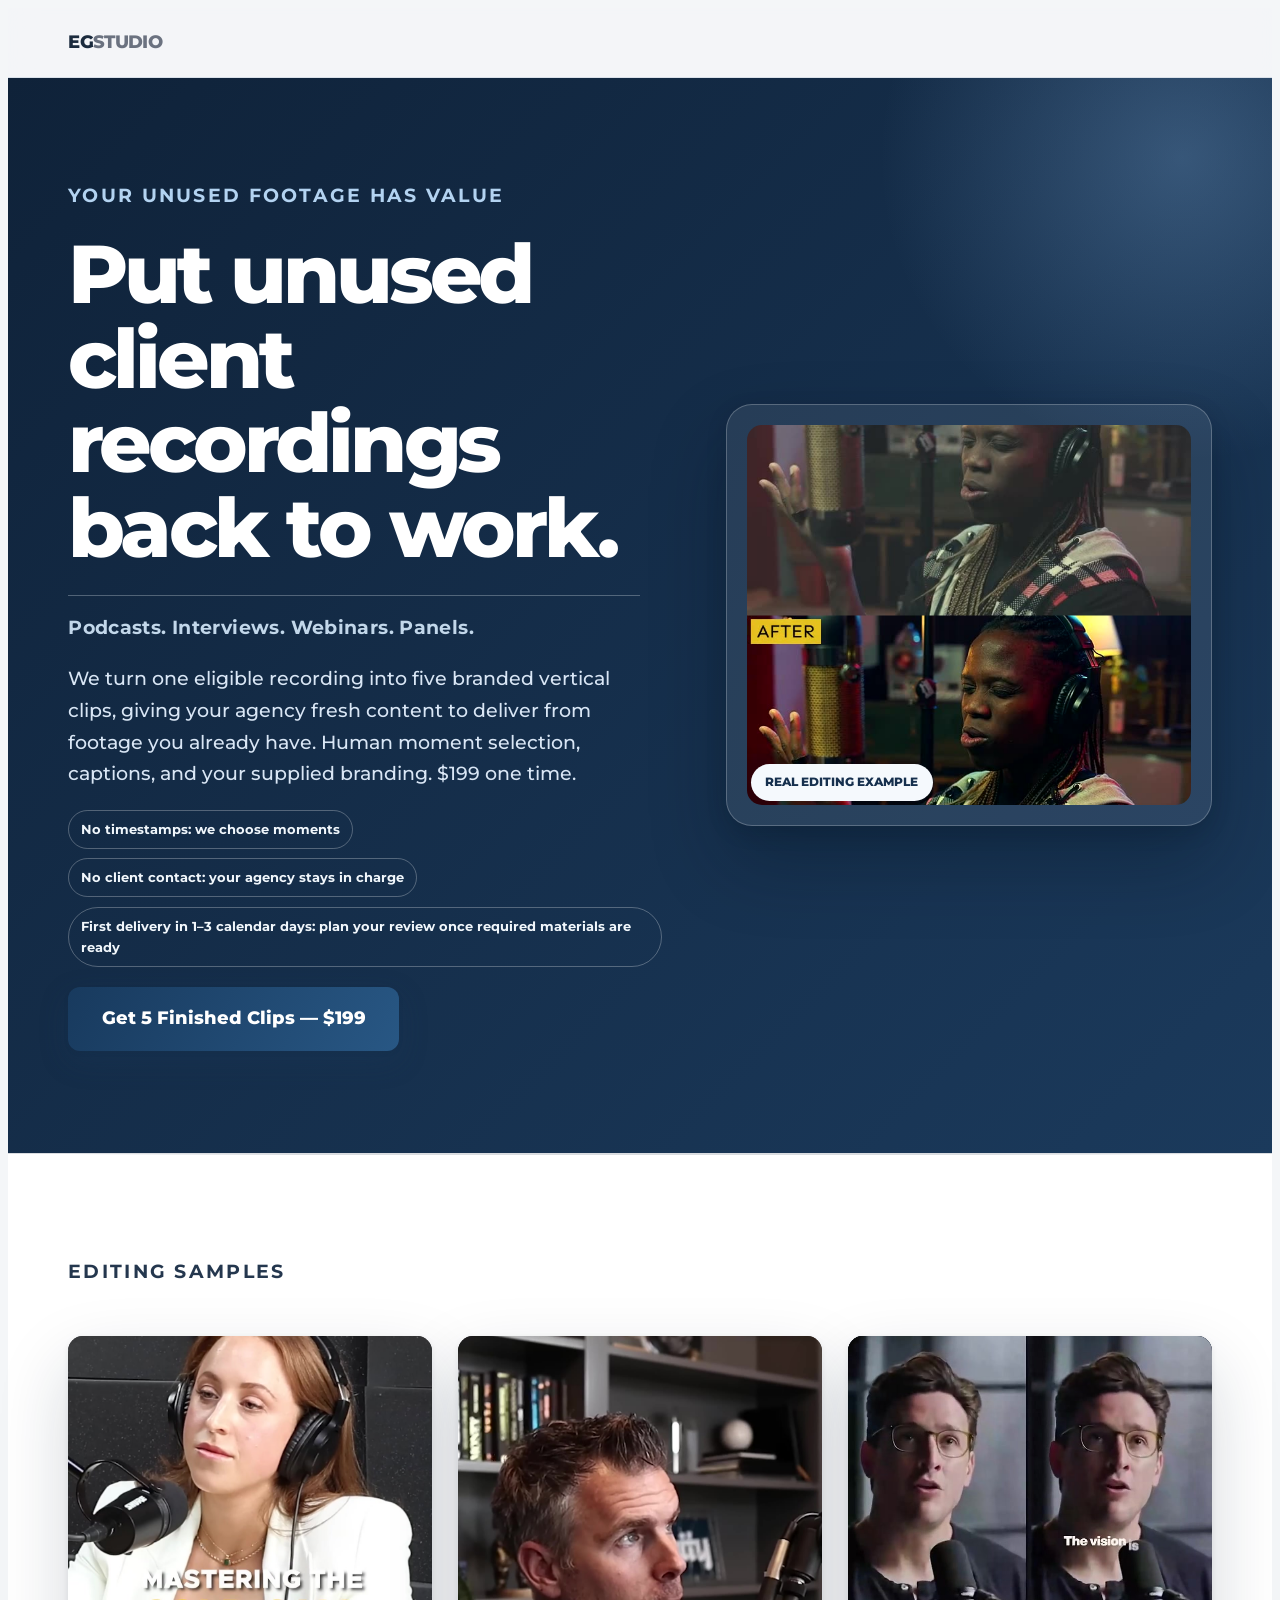
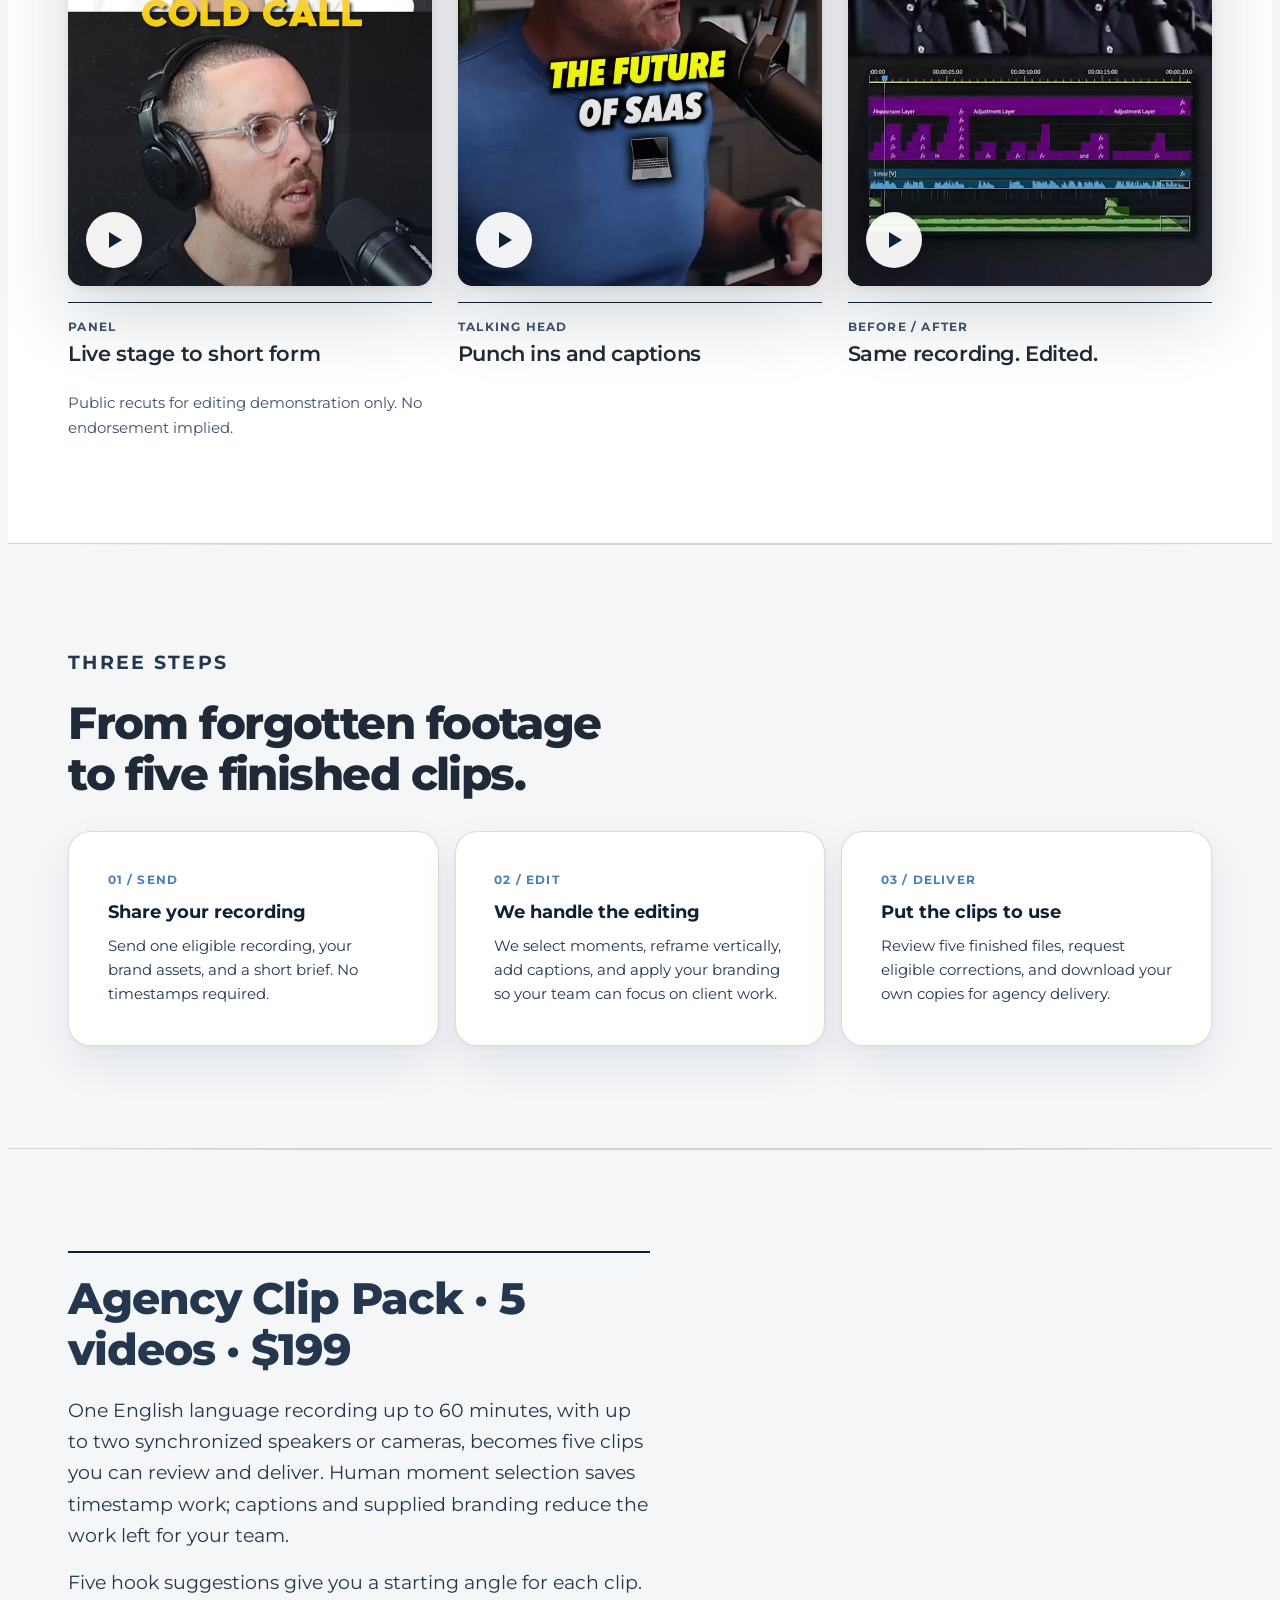
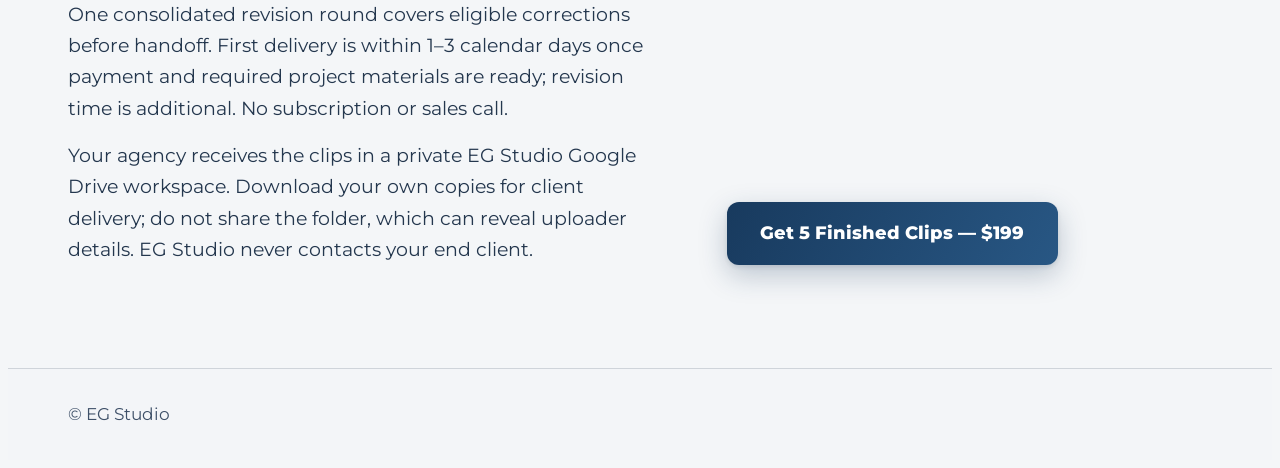
<file: content-graveyard/index.html>
<!doctype html><html lang="en"><head><meta charset="utf-8"><meta name="viewport" content="width=device-width, initial-scale=1"><title>The Content Graveyard | EG Studio</title><meta name="description" content="Put unused client recordings back to work. EG Studio turns one eligible episode into five branded vertical clips for agencies. $199 one time."><link rel="canonical" href="https://egstudio.tech/content-graveyard/"><link rel="preconnect" href="https://fonts.googleapis.com"><link rel="preconnect" href="https://fonts.gstatic.com" crossorigin><link href="https://fonts.googleapis.com/css2?family=Montserrat:wght@400;500;600;700;800&display=swap" rel="stylesheet"><link rel="stylesheet" href="/assets/css/redesign.css?v=20261031-phase1"><meta name="theme-color" content="#1B3A5C"><script src="/assets/js/eg-tracking.js?v=20261021"></script>
<!-- Pinterest Tag -->
<script>
!function(e){if(!window.pintrk){window.pintrk=function(){window.pintrk.queue.push(Array.prototype.slice.call(arguments))};var n=window.pintrk;n.queue=[],n.version="3.0";var t=document.createElement("script");t.async=!0,t.src=e;var r=document.getElementsByTagName("script")[0];r.parentNode.insertBefore(t,r)}}("https://s.pinimg.com/ct/core.js");
pintrk('load','2614116778572');
pintrk('page');
</script>
<noscript><img height="1" width="1" style="display:none;" alt="" src="https://ct.pinterest.com/v3/?event=init&tid=2614116778572&noscript=1"></noscript>
<!-- end Pinterest Tag -->
<link rel="stylesheet" href="/brand-palette.css?v=20261020-logo1"><meta property="og:type" content="website">
<meta property="og:site_name" content="EG Studio">
<meta property="og:title" content="The Content Graveyard | EG Studio">
<meta property="og:description" content="Put unused client recordings back to work. EG Studio turns one eligible episode into five branded vertical clips for agencies. $199 one time.">
<meta property="og:url" content="https://egstudio.tech/content-graveyard/">
<meta property="og:image" content="https://egstudio.tech/assets/brand/share-preview.png?v=20261020-brand2">
<meta property="og:image:secure_url" content="https://egstudio.tech/assets/brand/share-preview.png?v=20261020-brand2">
<meta property="og:image:type" content="image/png">
<meta property="og:image:width" content="1200">
<meta property="og:image:height" content="630">
<meta property="og:image:alt" content="EG Studio. Your client stays yours. We find the clips. Five clips for $199 one time.">
<meta name="twitter:card" content="summary_large_image">
<meta name="twitter:title" content="The Content Graveyard | EG Studio">
<meta name="twitter:description" content="Put unused client recordings back to work. EG Studio turns one eligible episode into five branded vertical clips for agencies. $199 one time.">
<meta name="twitter:image" content="https://egstudio.tech/assets/brand/share-preview.png?v=20261020-brand2">
<meta name="twitter:image:alt" content="EG Studio. Five clips for $199 one time.">
<link rel="stylesheet" href="/assets/css/premium-pages.css?v=20261103-polish">
<link rel="icon" href="/favicon.ico?v=20261105-brand" sizes="any">
<link rel="icon" type="image/svg+xml" href="/favicon.svg?v=20261105-brand">
<link rel="icon" type="image/png" sizes="16x16" href="/favicon-16x16.png?v=20261105-brand">
<link rel="icon" type="image/png" sizes="32x32" href="/favicon-32x32.png?v=20261105-brand">
<link rel="icon" type="image/png" sizes="48x48" href="/favicon-48x48.png?v=20261105-brand">
<link rel="apple-touch-icon" sizes="180x180" href="/apple-touch-icon.png?v=20261105-brand">
<link rel="mask-icon" href="/safari-pinned-tab.svg?v=20261105-brand" color="#6EA8E5">
<link rel="manifest" href="/site.webmanifest?v=20261105-brand">
<meta name="apple-mobile-web-app-title" content="EG Studio">
<link rel="stylesheet" href="/assets/css/eg-wordmark.css?v=20261105-brand">
</head><body class="rd rd-sat premium-sat">
<a class="rd-skip" href="#main">Skip to content</a>
<header class="rd-header"><div class="rd-container rd-nav"><a class="eg-wordmark" href="/">EG<span>STUDIO</span></a></div></header>
<main id="main">
<section class="rd-sat-section rd-cg-hero"><div class="rd-container premium-sat-hero-grid"><div class="rd-read">
<p class="rd-eyebrow">Your unused footage has value</p>
<h1 id="campaign-title">Put unused client recordings back to work.</h1>
<p class="rd-cg-formats">Podcasts. Interviews. Webinars. Panels.</p>
<p class="rd-lead">We turn one eligible recording into five branded vertical clips, giving your agency fresh content to deliver from footage you already have. Human moment selection, captions, and your supplied branding. $199 one time.</p>
<ul class="premium-sat-trust"><li>No timestamps: we choose moments</li><li>No client contact: your agency stays in charge</li><li>First delivery in 1–3 calendar days: plan your review once required materials are ready</li></ul>
<div class="rd-actions"><a class="cta rd-btn" data-sku="episode" data-placement="content_graveyard_hero" href="https://buy.stripe.com/00wdR27qNc6IfXJ7419EI0f">Get 5 Finished Clips — $199</a></div>
</div><div class="premium-sat-hero-media"><img src="/assets/samples/sample-beforeafter.jpg?v=1" alt="Before and after comparison of an edited recording" width="720" height="800"><span>REAL EDITING EXAMPLE</span></div></div></section>
<section class="rd-sat-section rd-alt" aria-label="Editing samples"><div class="rd-container"><p class="rd-eyebrow">Editing samples</p><div class="rd-proofgrid" data-rd-carousel tabindex="0">
        <article class="rd-sample" aria-label="Sample 1 of 3: Panel">
          <video class="rd-player" playsinline preload="none" poster="/assets/samples/sample-panel.jpg?v=8" aria-label="Panel sample: Live stage to short form">
            <source src="/assets/samples/sample-panel.mp4?v=20261110-fs" type="video/mp4">
          </video>
          <button type="button" class="rd-play" aria-label="Play panel sample"><img src="/assets/samples/sample-panel.jpg?v=8" alt="" loading="lazy"><span aria-hidden="true"></span></button>
          <div class="rd-sample-info"><p class="rd-meta">Panel</p><h3>Live stage to short form</h3></div>
        </article>
        <article class="rd-sample" aria-label="Sample 2 of 3: Talking head">
          <video class="rd-player" playsinline preload="none" poster="/assets/samples/sample-saas-founder.jpg?v=8" aria-label="Talking head sample: Punch ins and captions">
            <source src="/assets/samples/sample-saas-founder.mp4?v=20261110-fs" type="video/mp4">
          </video>
          <button type="button" class="rd-play" aria-label="Play talking head sample"><img src="/assets/samples/sample-saas-founder.jpg?v=8" alt="" loading="lazy"><span aria-hidden="true"></span></button>
          <div class="rd-sample-info"><p class="rd-meta">Talking head</p><h3>Punch ins and captions</h3></div>
        </article>
        <article class="rd-sample" aria-label="Sample 3 of 3: Before / After">
          <video class="rd-player" playsinline preload="none" poster="/assets/samples/sample-process.jpg?v=8" aria-label="Before / After sample: Same recording. Edited.">
            <source src="/assets/samples/sample-process.mp4?v=8" type="video/mp4">
          </video>
          <button type="button" class="rd-play" aria-label="Play before / after sample"><img src="/assets/samples/sample-process.jpg?v=8" alt="" loading="lazy"><span aria-hidden="true"></span></button>
          <div class="rd-sample-info"><p class="rd-meta">Before / After</p><h3>Same recording. Edited.</h3></div>
        </article>
      </div>
      <div class="rd-dots" role="group" aria-label="Choose sample"><button type="button" class="rd-dot" aria-label="Show sample 1" aria-current="true"></button><button type="button" class="rd-dot" aria-label="Show sample 2"></button><button type="button" class="rd-dot" aria-label="Show sample 3"></button></div>
      <p class="rd-disc">Public recuts for editing demonstration only. No endorsement implied.</p>
      </div></section>
<section class="rd-sat-section premium-sat-compact"><div class="rd-container"><p class="rd-eyebrow">Three steps</p><h2>From forgotten footage to five finished clips.</h2><ol class="premium-sat-timeline"><li><b>01 / SEND</b><strong>Share your recording</strong><span>Send one eligible recording, your brand assets, and a short brief. No timestamps required.</span></li><li><b>02 / EDIT</b><strong>We handle the editing</strong><span>We select moments, reframe vertically, add captions, and apply your branding so your team can focus on client work.</span></li><li><b>03 / DELIVER</b><strong>Put the clips to use</strong><span>Review five finished files, request eligible corrections, and download your own copies for agency delivery.</span></li></ol></div></section>
<section class="rd-sat-section"><div class="rd-container"><div class="rd-cg-offer"><div>
<p class="rd-price">Agency Clip Pack · 5 videos · $199</p>
<p class="offer-summary">One English language recording up to 60 minutes, with up to two synchronized speakers or cameras, becomes five clips you can review and deliver. Human moment selection saves timestamp work; captions and supplied branding reduce the work left for your team.</p>
<p class="offer-summary">Five hook suggestions give you a starting angle for each clip. One consolidated revision round covers eligible corrections before handoff. First delivery is within 1–3 calendar days once payment and required project materials are ready; revision time is additional. No subscription or sales call.</p>
<p class="offer-summary">Your agency receives the clips in a private EG Studio Google Drive workspace. Download your own copies for client delivery; do not share the folder, which can reveal uploader details. EG Studio never contacts your end client.</p>
</div><div class="rd-actions">
<a class="cta rd-btn" data-sku="episode" data-placement="content_graveyard" href="https://buy.stripe.com/00wdR27qNc6IfXJ7419EI0f">Get 5 Finished Clips — $199</a>
</div></div></div></section></main>
<footer class="rd-footer"><div class="rd-container rd-footer-inner">© EG Studio</div></footer>
<script src="/assets/js/rd-player.js?v=c94513148609"></script>
<script>document.querySelector('.cta').addEventListener('click',function(){if(window.pintrk)pintrk('track','custom',{event_id:'content_graveyard_checkout_'+Date.now()});});</script></body></html>
</file>
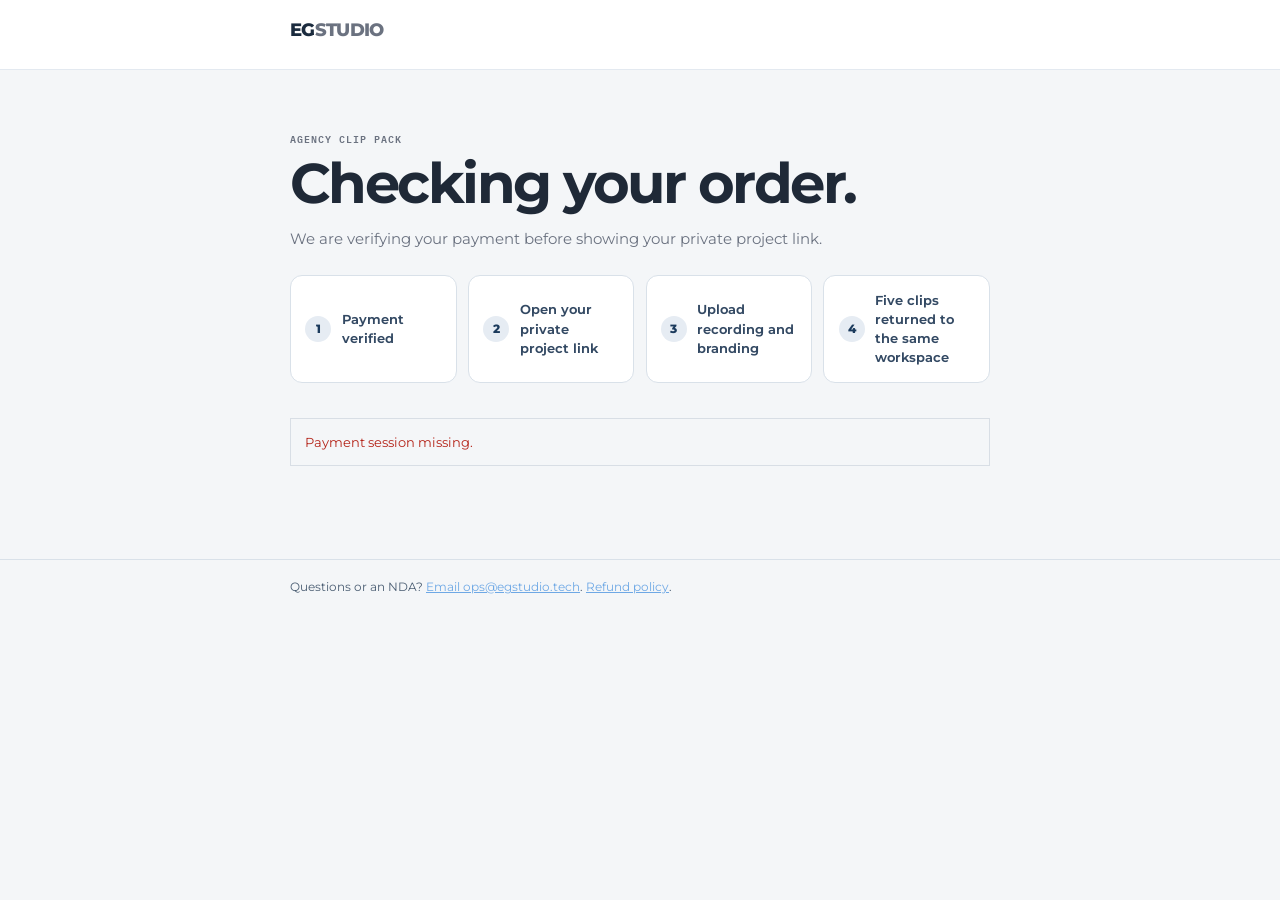
<file: thanks-test/index.html>
<!DOCTYPE html>
<html lang="en">
<head>
  <meta charset="UTF-8">
  <meta name="viewport" content="width=device-width,initial-scale=1">
  <meta name="robots" content="noindex,follow">
  <title>Continue to EG Studio</title>
  <script>
    (function(){
      var target = "/payment-confirmed.html" + window.location.search + window.location.hash;
      window.location.replace(target);
    })();
  </script>
<link rel="stylesheet" href="/brand-palette.css?v=20261020-logo1"><meta name="theme-color" content="#1B3A5C">

<link rel="icon" href="/favicon.ico?v=20261105-brand" sizes="any">
<link rel="icon" type="image/svg+xml" href="/favicon.svg?v=20261105-brand">
<link rel="icon" type="image/png" sizes="16x16" href="/favicon-16x16.png?v=20261105-brand">
<link rel="icon" type="image/png" sizes="32x32" href="/favicon-32x32.png?v=20261105-brand">
<link rel="icon" type="image/png" sizes="48x48" href="/favicon-48x48.png?v=20261105-brand">
<link rel="apple-touch-icon" sizes="180x180" href="/apple-touch-icon.png?v=20261105-brand">
<link rel="mask-icon" href="/safari-pinned-tab.svg?v=20261105-brand" color="#6EA8E5">
<link rel="manifest" href="/site.webmanifest?v=20261105-brand">
<meta name="apple-mobile-web-app-title" content="EG Studio">
<link rel="stylesheet" href="/assets/css/eg-wordmark.css?v=20261105-brand">
</head>
<body>
  <p>Continue to the EG Studio 3 Clip Starter project brief: <a id="continue" href="/payment-confirmed.html">/payment-confirmed.html</a></p>
  <script>
    document.getElementById('continue').href = "/payment-confirmed.html" + window.location.search + window.location.hash;
  </script>
</body>
</html>
</file>
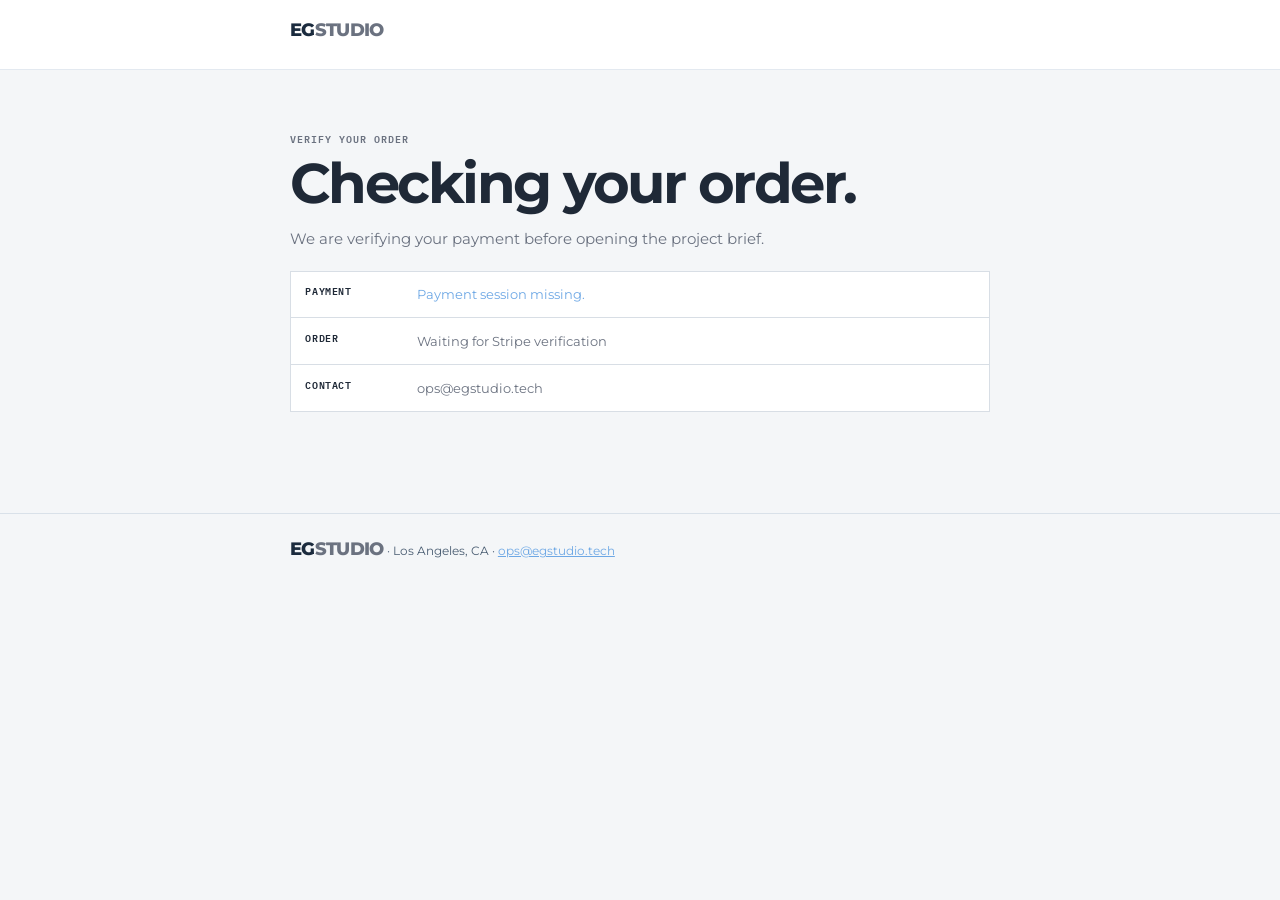
<file: thanks/index.html>
<!DOCTYPE html>
<html lang="en">
<head>
  <meta charset="UTF-8">
  <meta name="viewport" content="width=device-width,initial-scale=1">
  <meta name="robots" content="noindex,follow">
  <title>Continue to EG Studio</title>
  <script>
    (function(){
      var target = "/thanks.html" + window.location.search + window.location.hash;
      window.location.replace(target);
    })();
  </script>
<link rel="stylesheet" href="/brand-palette.css?v=20261020-logo1"><meta name="theme-color" content="#1B3A5C">

<link rel="icon" href="/favicon.ico?v=20261105-brand" sizes="any">
<link rel="icon" type="image/svg+xml" href="/favicon.svg?v=20261105-brand">
<link rel="icon" type="image/png" sizes="16x16" href="/favicon-16x16.png?v=20261105-brand">
<link rel="icon" type="image/png" sizes="32x32" href="/favicon-32x32.png?v=20261105-brand">
<link rel="icon" type="image/png" sizes="48x48" href="/favicon-48x48.png?v=20261105-brand">
<link rel="apple-touch-icon" sizes="180x180" href="/apple-touch-icon.png?v=20261105-brand">
<link rel="mask-icon" href="/safari-pinned-tab.svg?v=20261105-brand" color="#6EA8E5">
<link rel="manifest" href="/site.webmanifest?v=20261105-brand">
<meta name="apple-mobile-web-app-title" content="EG Studio">
<link rel="stylesheet" href="/assets/css/eg-wordmark.css?v=20261105-brand">
</head>
<body>
  <p>Continue to the EG Studio 15 video Sprint project brief: <a id="continue" href="/thanks.html">/thanks.html</a></p>
  <script>
    document.getElementById('continue').href = "/thanks.html" + window.location.search + window.location.hash;
  </script>
</body>
</html>
</file>
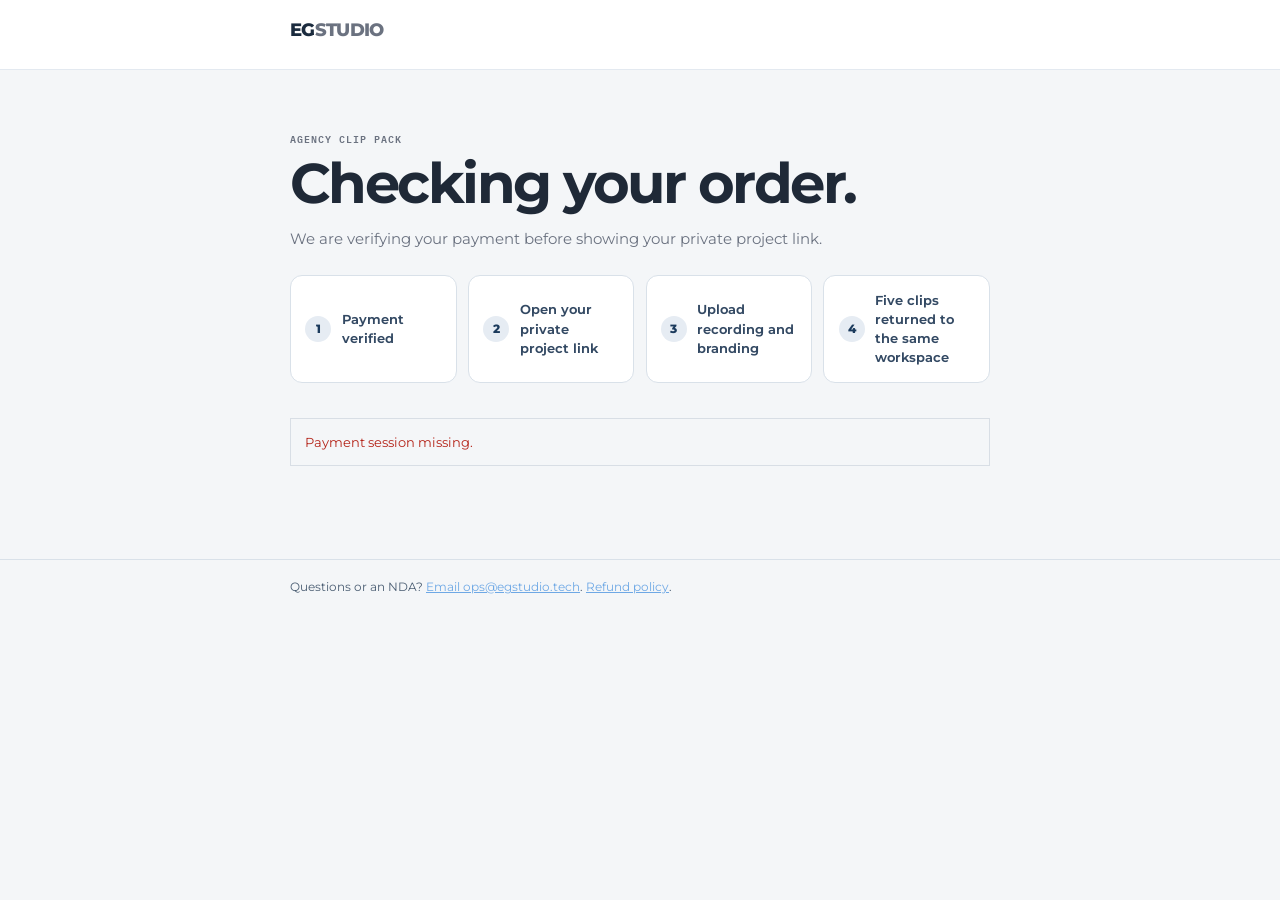
<file: payment-confirmed.html>
<!DOCTYPE html>
<html lang="en">
<head>
<meta charset="UTF-8">
<meta name="viewport" content="width=device-width,initial-scale=1">
<meta name="robots" content="noindex,nofollow">
<title>Verify your order · EG Studio</title>
<link rel="preconnect" href="https://fonts.googleapis.com">
<link rel="preconnect" href="https://fonts.gstatic.com" crossorigin>
<link href="https://fonts.googleapis.com/css2?family=IBM+Plex+Mono:wght@500;600&family=Montserrat:wght@400;500;600;700;800;900&display=swap" rel="stylesheet">
<script src="intake-config.js"></script>

<script src="/assets/js/eg-tracking.js?v=20261021"></script>

<style>
:root{--bg:#F4F6F8;--surface:#FFFFFF;--border:#D8DEE5;--text:#1F2937;--muted:#6B7280;--dim:#6B7280;--white:#1F2937;--danger:#B42318;--success:#087443;--sans:Montserrat,-apple-system,BlinkMacSystemFont,"Segoe UI",sans-serif;--mono:"IBM Plex Mono",ui-monospace,monospace}
*{box-sizing:border-box;margin:0;padding:0}
body{background:var(--bg);color:var(--text);font-family:var(--sans);line-height:1.5;-webkit-font-smoothing:antialiased}
a{color:inherit}
.wrap{width:min(92%,700px);margin:auto}
header{border-bottom:1px solid var(--border);padding:.9rem 0}
main{padding:2.3rem 0 3.5rem}
.kicker{font:600 .62rem/1 var(--mono);text-transform:uppercase;letter-spacing:.1em;color:var(--muted);margin-bottom:.55rem}
h1{font-size:clamp(2.2rem,9vw,3.5rem);line-height:1.02;letter-spacing:-.045em;margin-bottom:.85rem}
.lead{color:var(--muted);font-size:.96rem;max-width:620px}
.steps{margin:1.4rem 0 1.6rem 1.2rem;color:var(--muted);font-size:.92rem;line-height:1.6}.steps li{padding-left:.25rem;margin-bottom:.35rem}
.pay-error{margin:0 0 1rem;padding:.8rem .9rem;border:1px solid var(--border);color:var(--danger);font-size:.84rem}
.more{margin:1.1rem 0}.more summary{cursor:pointer;font-weight:700;font-size:.85rem;padding:.3rem 0}.more[open] summary{margin-bottom:.9rem}
form{margin-top:1.25rem}
.field{margin-bottom:1rem}label{display:block;font-weight:700;font-size:.85rem;margin-bottom:.4rem}
.helper{font-size:.76rem;color:var(--dim);margin-top:.35rem}
input[type="text"],input[type="url"],textarea{width:100%;border:1px solid #6EA8E5;background:#FFFFFF;color:var(--text);font:500 16px/1.4 var(--sans);border-radius:2px;padding:.85rem .9rem;outline:none}
input:focus,textarea:focus{border-color:#1F2937}textarea{min-height:105px;resize:vertical}
.check{display:grid;grid-template-columns:22px 1fr;gap:.65rem;align-items:start;padding:.9rem;border:1px solid var(--border);background:var(--surface)}
.check input{width:18px;height:18px;margin-top:.1rem}.check label{margin:0;font-weight:500;color:var(--muted)}.check strong{color:var(--text)}
.honeypot{position:absolute;left:-10000px;width:1px;height:1px;overflow:hidden}
button{width:100%;border:1px solid #1F2937;background:#1F2937;color:#F4F6F8;font:800 .85rem/1 var(--sans);padding:1.05rem;border-radius:2px;cursor:pointer;margin-top:1rem}
button:disabled{opacity:.38;cursor:not-allowed}
.form-note{font-size:.76rem;color:var(--dim);margin-top:.7rem}
.message{display:none;margin-top:1rem;padding:.9rem;border:1px solid var(--border);font-size:.84rem}.message.show{display:block}.message.error{color:var(--danger)}.message.success{color:var(--success)}
form[hidden],.steps[hidden],.project-link[hidden],.project-pending[hidden]{display:none}
.project-link{margin:1.3rem 0 .4rem}.project-link-btn{display:flex;align-items:center;justify-content:center;min-height:52px;padding:.9rem 1rem;background:#1B3A5C;color:#FFFFFF;border-radius:2px;text-decoration:none;font-weight:800;font-size:.9rem;text-align:center}
.project-pending{margin:1.2rem 0 .4rem;padding:.9rem;border:1px solid var(--border);background:var(--surface);color:var(--muted);font-size:.88rem}
.done{display:none;border:1px solid var(--border);background:var(--surface);padding:1.2rem;margin-top:1.25rem}.done.show{display:block}.done h2{font-size:1.35rem;margin-bottom:.4rem}.done p{color:var(--muted)}
footer{border-top:1px solid var(--border);padding:1.2rem 0 2rem;color:var(--dim);font-size:.73rem}
@media(min-width:720px){main{padding-top:3.2rem}}
</style>
<!-- Pinterest Tag -->
<script>
!function(e){if(!window.pintrk){window.pintrk=function(){window.pintrk.queue.push(Array.prototype.slice.call(arguments))};var n=window.pintrk;n.queue=[],n.version="3.0";var t=document.createElement("script");t.async=!0,t.src=e;var r=document.getElementsByTagName("script")[0];r.parentNode.insertBefore(t,r)}}("https://s.pinimg.com/ct/core.js");
pintrk('load','2614116778572');
pintrk('page');
</script>
<noscript><img height="1" width="1" style="display:none;" alt="" src="https://ct.pinterest.com/v3/?event=init&tid=2614116778572&noscript=1"></noscript>
<!-- end Pinterest Tag -->
<link rel="stylesheet" href="/brand-palette.css?v=20261020-logo1"><meta name="theme-color" content="#1B3A5C">
<link rel="stylesheet" href="/assets/css/premium-pages.css?v=20261103-polish">

<link rel="icon" href="/favicon.ico?v=20261105-brand" sizes="any">
<link rel="icon" type="image/svg+xml" href="/favicon.svg?v=20261105-brand">
<link rel="icon" type="image/png" sizes="16x16" href="/favicon-16x16.png?v=20261105-brand">
<link rel="icon" type="image/png" sizes="32x32" href="/favicon-32x32.png?v=20261105-brand">
<link rel="icon" type="image/png" sizes="48x48" href="/favicon-48x48.png?v=20261105-brand">
<link rel="apple-touch-icon" sizes="180x180" href="/apple-touch-icon.png?v=20261105-brand">
<link rel="mask-icon" href="/safari-pinned-tab.svg?v=20261105-brand" color="#6EA8E5">
<link rel="manifest" href="/site.webmanifest?v=20261105-brand">
<meta name="apple-mobile-web-app-title" content="EG Studio">
<link rel="stylesheet" href="/assets/css/eg-wordmark.css?v=20261105-brand">
</head>
<body class="premium-form">
<header><div class="wrap"><a class="eg-wordmark" href="index.html">EG<span>STUDIO</span></a></div></header>
<main><div class="wrap">
<p class="kicker" id="offer-kicker">Agency Clip Pack</p>
<h1 id="intake-title">Checking your order.</h1>
<p class="lead" id="intake-lead">We are verifying your payment before showing your private project link.</p>
<ol class="premium-intake-progress" aria-label="Your order journey">
  <li><span>1</span>Payment verified</li>
  <li><span>2</span>Open your private project link</li>
  <li><span>3</span>Upload recording and branding</li>
  <li><span>4</span>Five clips returned to the same workspace</li>
</ol>

<div class="project-link" id="project-link" hidden>
  <a class="project-link-btn" id="project-link-btn" href="#" target="_blank" rel="noopener">Open your private project link</a>
  <p class="helper" id="project-link-note">Open it with the Google account for your order email. It is shared only with that account.</p>
</div>
<p class="project-pending" id="project-pending" hidden>Your private project link is on its way to your order email. If it has not arrived, email <a href="mailto:ops@egstudio.tech">ops@egstudio.tech</a>.</p>

<ol class="steps" id="next-steps" aria-label="What happens next" hidden>
  <li>Upload the recording and your logo or brand assets to the folder “01 Recording and branding”. No timestamps required.</li>
  <li>Complete the quick project brief below.</li>
  <li>Your 1–3 calendar days start once payment clears and we have your usable recording, brand assets, brief and any requested NDA. Download the finished folder and share your agency’s own copy.</li>
  <li>Your five finished clips are returned to “02 Finished clips” in the same workspace for review and delivery.</li>
</ol>

<p class="pay-error" id="payment-state" role="status" hidden></p>

<form id="intake-form" novalidate hidden>
  <div id="agency-optional-fields">
    <p id="order-contact"></p>
    <div class="field"><label for="agency">Agency name</label><input id="agency" type="text" data-brief="Agency name" maxlength="60" required></div>
    <div class="field"><label for="contact">Primary contact</label><input id="contact" type="text" data-brief="Primary contact" maxlength="60" required></div>
    <div class="field"><label for="project">Client or project identifier</label><input id="project" type="text" data-brief="Client or project identifier" maxlength="100" required></div>
    <div class="field"><label for="folder">Desired delivery-folder name (optional)</label><input id="folder" type="text" data-brief="Desired delivery-folder name" maxlength="65"></div>
    <div class="field"><label for="audience">Intended audience</label><input id="audience" type="text" data-brief="Intended audience" maxlength="80" required></div>
    <div class="field"><label for="topic">Main topic</label><input id="topic" type="text" data-brief="Main topic" maxlength="100" required></div>
    <div class="field"><label for="colors">Brand colors (if specified)</label><input id="colors" type="text" data-brief="Brand colors" maxlength="60"></div>
    <div class="field"><label for="font">Preferred font (if available)</label><input id="font" type="text" data-brief="Preferred font" maxlength="40"></div>
    <div class="field"><label for="logo">Logo placement (if relevant)</label><input id="logo" type="text" data-brief="Logo placement" maxlength="50"></div>
    <div class="field"><label for="avoid">Subjects or sections to avoid (optional)</label><input id="avoid" type="text" data-brief="Subjects or sections to avoid" maxlength="100"></div>
    <div class="field"><label for="spell">Names, companies and terms to spell exactly (optional)</label><input id="spell" type="text" data-brief="Names, companies and terms to spell exactly" maxlength="120"></div>
    <div class="field"><label for="recording">Private recording link (optional if uploading)</label><input id="recording" type="url"><p class="helper">Upload into “01 Recording and branding” or give ops@egstudio.tech direct access to your recording. Keep general access restricted. Upload your logo there if it should appear.</p></div>
    <div class="field"><label for="brand_assets_url">Brand assets link (optional)</label><input id="brand_assets_url" type="url" inputmode="url" placeholder="https://..."><p class="helper">Only if your logo or brand guidelines live somewhere else. Otherwise upload them to your private project link.</p></div>
    <div class="field"><label for="style_reference_url">Style reference link (optional)</label><input id="style_reference_url" type="url" inputmode="url" placeholder="https://..."></div>
    <div class="field"><label for="avoid_notes">Additional notes (optional; no timestamps needed)</label><textarea id="avoid_notes" maxlength="180" placeholder="Anything else we should know?"></textarea></div>
    <div class="check"><input id="eligibility" type="checkbox" required><label for="eligibility">One English recording, up to 60 minutes and up to two synchronized speakers or cameras. I have uploaded it or granted direct access without another request.</label></div>
    <div class="check"><input id="scope" type="checkbox" required><label for="scope">I understand the pack includes one consolidated correction round. Custom animation and advanced graphics are outside the standard scope.</label></div>
    <p><a href="/terms.html">Terms</a> · <a href="/privacy.html">Privacy Policy</a></p>
  </div>
  <div class="check" id="agency-confirmation-field"><input id="agency_confirmed" type="checkbox" required><label for="agency_confirmed">I confirm we have the rights to the recording and brand assets we provide for this project.</label></div>

  <div class="honeypot" aria-hidden="true">
    <label for="website">Website</label>
    <input id="website" name="website" type="text" tabindex="-1" autocomplete="off">
  </div>

  <button id="submit-btn" type="submit" disabled>Submit project brief</button>
  <div id="form-message" class="message" role="alert"></div>
</form>

<div id="done" class="done">
  <h2>Brief submitted.</h2>
  <p>Upload your recording and branding to your private project link if you have not yet. Your 1–3 calendar days start once payment clears and we have your usable recording, brand assets, brief and any requested NDA. Download the finished folder and share your agency’s own copy.</p>
</div>
</div></main>
<footer><div class="wrap">Questions or an NDA? <a href="mailto:ops@egstudio.tech?subject=NDA%20Review%20Request&body=Agency%20Name%3A%0AContact%20Name%3A%0A%0APlease%20send%20NDA%20review%20information.">Email ops@egstudio.tech</a>. <a href="/refund.html">Refund policy</a>.</div></footer>

<script>
(function(){
  let expectedSku = "";
  const endpoint = window.EG_INTAKE_ENDPOINT;
  const anonKey = window.EG_SUPABASE_ANON_KEY;
  const params = new URLSearchParams(location.search);
  const sessionId = params.get("session_id") || "";
  const state = document.getElementById("payment-state");
  const kicker = document.getElementById("offer-kicker");
  const form = document.getElementById("intake-form");
  const submit = document.getElementById("submit-btn");
  const msg = document.getElementById("form-message");
  const done = document.getElementById("done");
  let verified = false;

  function showMessage(text, type){
    msg.textContent = text;
    msg.className = "message show " + (type || "");
  }

  function validHttps(value, optional){
    if (!value && optional) return true;
    try {
      const u = new URL(value);
      return u.protocol === "https:";
    } catch {
      return false;
    }
  }

  async function verify(){
    if (!endpoint || endpoint.includes("__INTAKE_FUNCTION_URL__")) {
      state.textContent = "Backend not deployed yet.";
      state.dataset.state = "error";
      state.hidden = false;
      showMessage("This preview intake is not connected to the backend yet.", "error");
      return;
    }
    if (!sessionId.startsWith("cs_")) {
      state.textContent = "Payment session missing.";
      state.dataset.state = "error";
      state.hidden = false;
      showMessage("Open this page from the Stripe payment confirmation so the order can be verified.", "error");
      return;
    }
    try {
      const r = await fetch(endpoint + "?session_id=" + encodeURIComponent(sessionId), {
        method:"GET",
        headers:{
          "Authorization":"Bearer " + anonKey,
          "apikey":anonKey
        }
      });
      const data = await r.json();
      if (!r.ok || !data.paid) throw new Error(data.error || "Payment could not be verified.");
      if (!["episode", "test"].includes(data.sku)) throw new Error("This payment belongs to a different EG Studio offer.");
      expectedSku = data.sku;
      verified = true;
      document.getElementById("intake-title").textContent = "Payment verified. Here is your private project link.";
      document.getElementById("intake-lead").textContent = "Upload your recording and branding there, then complete the quick project brief below.";
      state.hidden = true;
      state.dataset.state = "ok";
      if (data.order_label) kicker.textContent = data.order_label;
      document.getElementById("order-contact").textContent = "Order contact email: " + (data.project_email || "the email used at checkout");
      const isEpisode = data.sku === "episode";
      const projectUrl = typeof data.project_url === "string" && data.project_url.indexOf("https://drive.google.com/") === 0 ? data.project_url : "";
      if (isEpisode && projectUrl) {
        document.getElementById("project-link-btn").href = projectUrl;
        if (data.project_email) document.getElementById("project-link-note").textContent = "Open it with the Google account for " + data.project_email + ". It is shared only with that account.";
        document.getElementById("project-link").hidden = false;
      } else if (isEpisode) {
        document.getElementById("intake-title").textContent = "Payment verified. Your project link is on its way.";
        document.getElementById("project-pending").hidden = false;
      }
      document.getElementById("agency-confirmation-field").hidden = data.sku !== "episode";
      document.getElementById("agency-optional-fields").hidden = data.sku !== "episode";
      document.getElementById("next-steps").hidden = data.sku !== "episode";
      form.hidden = false;
      submit.disabled = false;
      // Analytics must never overwrite a verified payment state.
      try { if (window.posthog) posthog.capture("intake_payment_verified", {sku:data.sku, experiment:"native_intake_v1"}); } catch(e) {}
      try { if (window.pintrk) pintrk('track','checkout',{
        event_id:sessionId,
        order_id:sessionId,
        value:data.amount_value || 199,
        order_quantity:1,
        currency:'USD'
      }); } catch(e) {}
    } catch(err) {
      state.textContent = "Could not verify payment.";
      state.dataset.state = "error";
      state.hidden = false;
      showMessage(err.message || "Could not verify payment.", "error");
    }
  }

  form.addEventListener("submit", async function(e){
    e.preventDefault();
    msg.className = "message";
    if (!verified) return showMessage("Payment must be verified before the brief can be submitted.", "error");

    const website = document.getElementById("website").value.trim();
    const agencyConfirmed = document.getElementById("agency_confirmed").checked;
    const brandAssets = document.getElementById("brand_assets_url").value.trim();
    const styleReference = document.getElementById("style_reference_url").value.trim();
    const avoidNotes = document.getElementById("avoid_notes").value.trim();
    const episode = expectedSku === "episode";
    const recording = document.getElementById("recording").value.trim();
    if (episode && !form.reportValidity()) return;
    if (episode && !validHttps(recording, true)) return showMessage("Use a secure recording link.", "error");
    const details = Array.from(form.querySelectorAll("[data-brief]")).filter(el => el.value.trim()).map(el => el.dataset.brief + ": " + el.value.trim());
    if (episode) details.push("Eligibility, access and standard scope confirmed.");
    if (avoidNotes) details.push(avoidNotes);
    const brief = details.join("\n");
    if (brief.length > 1200) return showMessage("Shorten the brief by " + (brief.length - 1200) + " characters.", "error");
    if (expectedSku === "episode" && !agencyConfirmed) return showMessage("Confirm you have the rights to the recording and brand assets.", "error");
    if (!validHttps(brandAssets, true) || !validHttps(styleReference, true)) return showMessage("Optional links must start with https://", "error");

    submit.disabled = true;
    submit.textContent = "Sending…";

    try {
      const r = await fetch(endpoint, {
        method:"POST",
        headers:{
          "Content-Type":"application/json",
          "Authorization":"Bearer " + anonKey,
          "apikey":anonKey
        },
        body:JSON.stringify({
          session_id:sessionId,
          expected_sku:expectedSku,
          project_name:episode ? document.getElementById("project").value.trim() : "Agency episode",
          source_url:recording || null,
          brand_assets_url:brandAssets || null,
          style_reference_url:styleReference || null,
          avoid_notes:brief || null,
          rights_confirmed:true,
          website:website
        })
      });
      const data = await r.json();
      if (!r.ok) throw new Error(data.error || "The brief could not be submitted.");
      form.style.display = "none";
      done.classList.add("show");
      try { if (window.posthog) posthog.capture("intake_submitted", {sku:expectedSku, experiment:"native_intake_v1"}); } catch(e) {}
    } catch(err) {
      submit.disabled = false;
      submit.textContent = "Submit project brief";
      showMessage(err.message || "The brief could not be submitted.", "error");
    }
  });

  verify();
})();
</script>
</body>
</html>
</file>
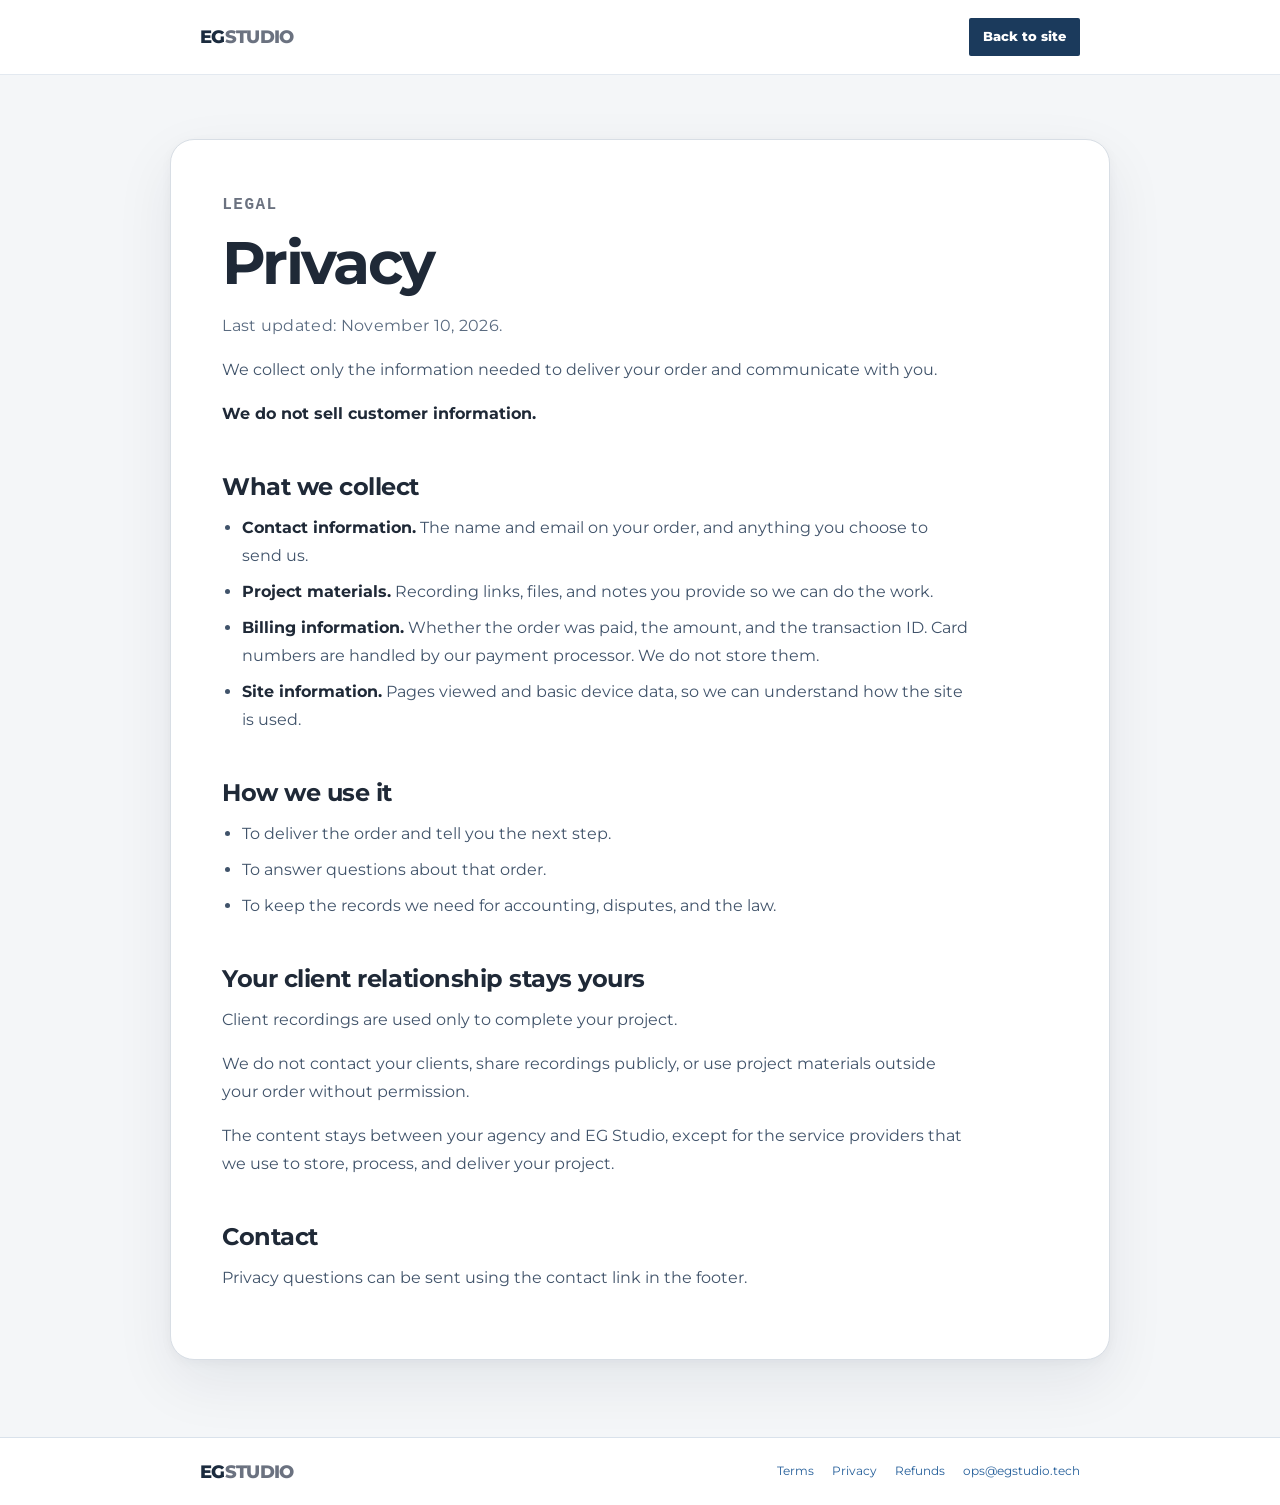
<file: privacy.html>
<!DOCTYPE html><html lang="en"><head><meta charset="UTF-8"><meta name="viewport" content="width=device-width,initial-scale=1"><meta name="robots" content="index,follow"><title>Privacy | EG Studio</title><meta name="description" content="EG Studio collects only what an order needs. We do not sell your information, and we do not contact your clients."><link rel="canonical" href="https://egstudio.tech/privacy.html"><link rel="preconnect" href="https://fonts.googleapis.com"><link rel="preconnect" href="https://fonts.gstatic.com" crossorigin><link href="https://fonts.googleapis.com/css2?family=Montserrat:wght@400;500;600;700;800;900&display=swap" rel="stylesheet">
<style>
:root{--bg:#F4F6F8;--card:#FFFFFF;--border:#D8DEE5;--text:#1F2937;--muted:#6B7280}
*{box-sizing:border-box}body{margin:0;background:var(--bg);color:var(--text);font:16px/1.7 Montserrat,Arial,sans-serif}
.wrap{width:92%;max-width:880px;margin:auto}.nav,footer{padding:18px 0;border-bottom:1px solid var(--border)}
.nav .wrap,footer .wrap{display:flex;justify-content:space-between;gap:20px;flex-wrap:wrap;align-items:center}
.back{background:#1B3A5C;color:#FFFFFF;padding:8px 14px;border-radius:2px;text-decoration:none;font-weight:800;font-size:.8rem}
main{padding:48px 0 64px}.card{background:var(--card);border:1px solid var(--border);padding:clamp(22px,5vw,42px)}
.kicker{font-family:monospace;color:#6B7280;text-transform:uppercase;font-size:12px;font-weight:700;letter-spacing:1.5px}
h1{font-size:clamp(2rem,7vw,3.6rem);line-height:1.08;letter-spacing:-.04em}h2{margin-top:36px;margin-bottom:10px;line-height:1.25}ul{padding-left:1.35rem}li+li{margin-top:.45rem}
p,li{color:var(--muted)}a,strong{color:#1F2937}footer{border-top:1px solid var(--border);border-bottom:0;color:#6B7280;font-size:12px}
.links{display:flex;gap:18px;flex-wrap:wrap}.links a{color:inherit;text-decoration:none}
.assurance{margin:24px 0 8px;padding:18px 20px;border:1px solid #4A7FB5;background:#FFFFFF}
.assurance strong{display:block;font-size:1rem;line-height:1.6;color:#1F2937}

@media (prefers-color-scheme: dark) {
  :root {
    --bg: #142238;
    --card: #1C2E48;
    --border: #2D3E56;
    --text: #E9EEF4;
    --muted: #D5DCE6;
  }
  body { background: #142238; color: #E9EEF4; }
  .card, .assurance { background: #1C2E48; border-color: #2D3E56; }
  a, strong { color: #E9EEF4; }
  .back { background: #4A7FB5; color: #142238; }
  p, li { color: #D5DCE6; }
  .kicker { color: #9CA3AF; }
  footer { color: #9CA3AF; }
  .assurance strong { color: #E9EEF4; }
}
</style>
<link rel="stylesheet" href="/brand-palette.css?v=20261028-palette"><meta name="theme-color" content="#1B3A5C">
<meta property="og:type" content="website">
<meta property="og:site_name" content="EG Studio">
<meta property="og:title" content="Privacy | EG Studio">
<meta property="og:description" content="We collect only what the order needs. We do not sell your information or contact your clients.">
<meta property="og:url" content="https://egstudio.tech/privacy.html">
<meta property="og:image" content="https://egstudio.tech/assets/brand/share-preview.png?v=20261028-palette">
<meta property="og:image:secure_url" content="https://egstudio.tech/assets/brand/share-preview.png?v=20261028-palette">
<meta property="og:image:type" content="image/png">
<meta property="og:image:width" content="1200">
<meta property="og:image:height" content="630">
<meta property="og:image:alt" content="EG Studio. Your client stays yours. Your content backlog disappears.">
<meta name="twitter:card" content="summary_large_image">
<meta name="twitter:title" content="Privacy | EG Studio">
<meta name="twitter:description" content="We collect only what the order needs. We do not sell your information or contact your clients.">
<meta name="twitter:image" content="https://egstudio.tech/assets/brand/share-preview.png?v=20261028-palette">
<meta name="twitter:image:alt" content="EG Studio. Five clips for $199 one time.">
<script src="/assets/js/eg-tracking.js?v=20261021"></script>
<link rel="stylesheet" href="/assets/css/premium-pages.css?v=20261103-polish">
<link rel="icon" href="/favicon.ico?v=20261105-brand" sizes="any">
<link rel="icon" type="image/svg+xml" href="/favicon.svg?v=20261105-brand">
<link rel="icon" type="image/png" sizes="16x16" href="/favicon-16x16.png?v=20261105-brand">
<link rel="icon" type="image/png" sizes="32x32" href="/favicon-32x32.png?v=20261105-brand">
<link rel="icon" type="image/png" sizes="48x48" href="/favicon-48x48.png?v=20261105-brand">
<link rel="apple-touch-icon" sizes="180x180" href="/apple-touch-icon.png?v=20261105-brand">
<link rel="mask-icon" href="/safari-pinned-tab.svg?v=20261105-brand" color="#6EA8E5">
<link rel="manifest" href="/site.webmanifest?v=20261105-brand">
<meta name="apple-mobile-web-app-title" content="EG Studio">
<link rel="stylesheet" href="/assets/css/eg-wordmark.css?v=20261105-brand">
<style id="legal-layout">
/* Shared legal layout (Nov 9 2026): consistent headings, readable measure, even rhythm. Presentation only. */
body.premium-legal article.card>*{max-width:68ch}
body.premium-legal article.card>.kicker{margin:0 0 .75rem}
body.premium-legal article.card>h1{margin:0 0 1rem}
body.premium-legal .legal-updated{margin:0 0 1.75rem;font-size:.875rem;letter-spacing:.02em;color:#5A6B80}
body.premium-legal article.card h2{margin:2.75rem 0 .75rem;font-size:clamp(1.2rem,2.3vw,1.5rem);line-height:1.25;letter-spacing:-.02em}
body.premium-legal article.card h3{margin:1.75rem 0 .5rem;font-size:1.0625rem;line-height:1.35;letter-spacing:-.01em;color:#14273C}
body.premium-legal article.card p,body.premium-legal article.card li{font-size:1rem;line-height:1.75}
body.premium-legal article.card p{margin:0 0 1rem}
body.premium-legal article.card ul{margin:0 0 1rem;padding-left:1.25rem}
body.premium-legal article.card li+li{margin-top:.5rem}
body.premium-legal article.card .assurance{margin:1rem 0;padding:1.25rem 1.35rem;border:0;border-radius:14px;background:#F3F5F8}
body.premium-legal article.card .assurance p{margin:.5rem 0 0}
@media (max-width:599px){
  body.premium-legal article.card h2{margin-top:2.25rem}
  body.premium-legal article.card p,body.premium-legal article.card li{font-size:.98rem;line-height:1.7}
}
@media (prefers-color-scheme:dark){
  body.premium-legal .legal-updated{color:#BFCDDD}
  body.premium-legal article.card h3{color:#F5F8FC}
  body.premium-legal article.card .assurance{background:#16263D}
}
</style>
</head><body class="premium-legal"><header class="nav"><div class="wrap"><a class="eg-wordmark" href="index.html">EG<span>STUDIO</span></a><a class="back" href="index.html">Back to site</a></div></header><main class="wrap"><article class="card">
<p class="kicker">Legal</p><h1>Privacy</h1>
<p class="legal-updated">Last updated: November 10, 2026.</p>
<p>We collect only the information needed to deliver your order and communicate with you.</p>
<p><strong>We do not sell customer information.</strong></p>

<h2>What we collect</h2>
<ul>
  <li><strong>Contact information.</strong> The name and email on your order, and anything you choose to send us.</li>
  <li><strong>Project materials.</strong> Recording links, files, and notes you provide so we can do the work.</li>
  <li><strong>Billing information.</strong> Whether the order was paid, the amount, and the transaction ID. Card numbers are handled by our payment processor. We do not store them.</li>
  <li><strong>Site information.</strong> Pages viewed and basic device data, so we can understand how the site is used.</li>
</ul>

<h2>How we use it</h2>
<ul>
  <li>To deliver the order and tell you the next step.</li>
  <li>To answer questions about that order.</li>
  <li>To keep the records we need for accounting, disputes, and the law.</li>
</ul>

<h2>Your client relationship stays yours</h2>
<p>Client recordings are used only to complete your project.</p>
<p>We do not contact your clients, share recordings publicly, or use project materials outside your order without permission.</p>
<p>The content stays between your agency and EG Studio, except for the service providers that we use to store, process, and deliver your project.</p>

<h2>Contact</h2>
<p>Privacy questions can be sent using the contact link in the footer.</p>
</article></main><footer><div class="wrap"><a class="eg-wordmark" href="index.html">EG<span>STUDIO</span></a><nav class="links"><a href="terms.html">Terms</a><a href="privacy.html">Privacy</a><a href="refund.html">Refunds</a><a href="mailto:ops@egstudio.tech">ops@egstudio.tech</a></nav></div></footer></body></html>
</file>
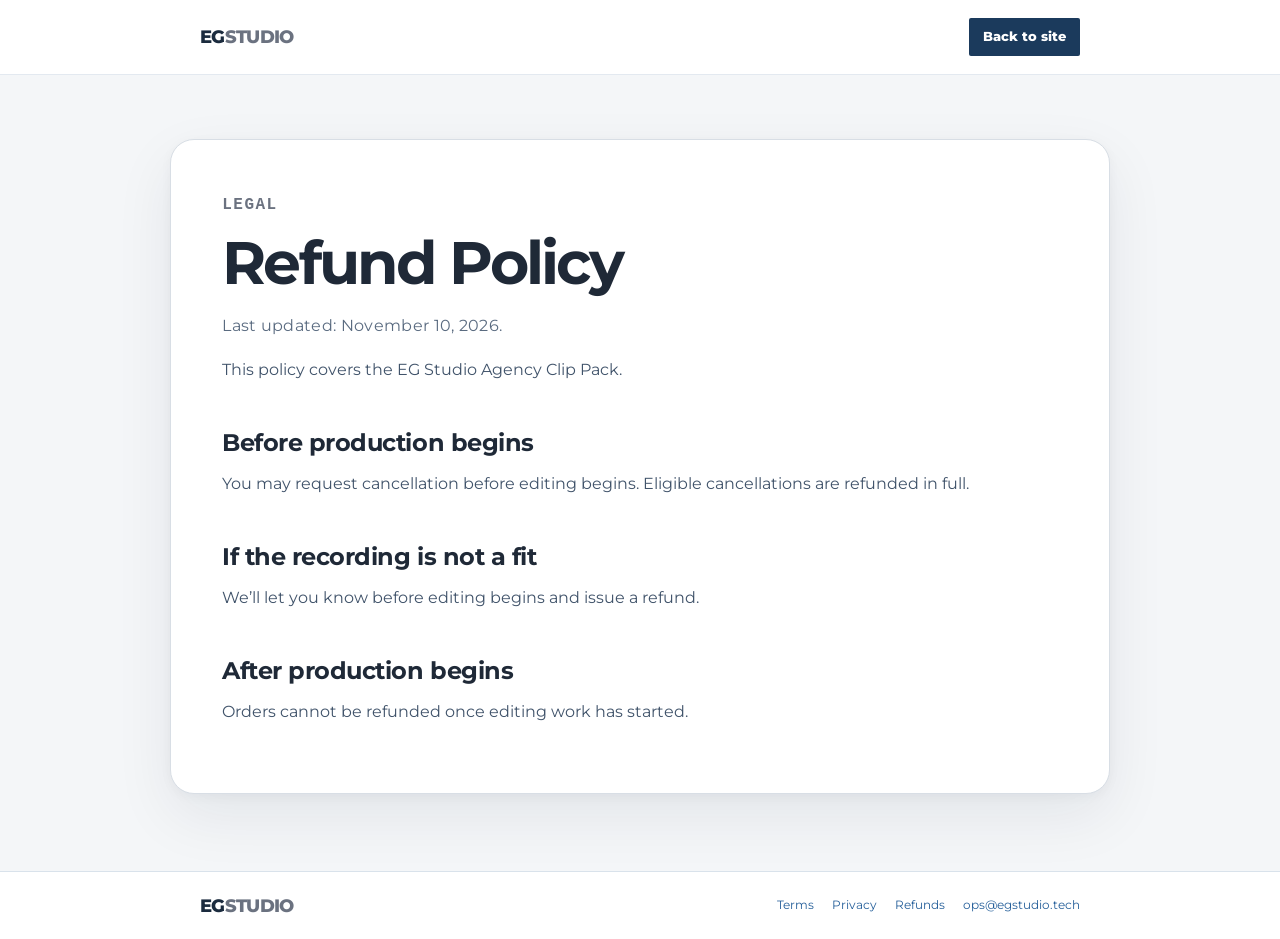
<file: refund.html>
<!DOCTYPE html><html lang="en"><head><meta charset="UTF-8"><meta name="viewport" content="width=device-width,initial-scale=1"><meta name="robots" content="index,follow"><title>Refunds | EG Studio</title><meta name="description" content="EG Studio refund policy for the $199 Agency Clip Pack, including what happens if a recording does not work."><link rel="canonical" href="https://egstudio.tech/refund.html"><link rel="preconnect" href="https://fonts.googleapis.com"><link rel="preconnect" href="https://fonts.gstatic.com" crossorigin><link href="https://fonts.googleapis.com/css2?family=Montserrat:wght@400;500;600;700;800;900&display=swap" rel="stylesheet">
<style>
:root{--bg:#F4F6F8;--card:#FFFFFF;--border:#D8DEE5;--text:#1F2937;--muted:#6B7280}
*{box-sizing:border-box}body{margin:0;background:var(--bg);color:var(--text);font:16px/1.7 Montserrat,Arial,sans-serif}
.wrap{width:92%;max-width:880px;margin:auto}.nav,footer{padding:18px 0;border-bottom:1px solid var(--border)}
.nav .wrap,footer .wrap{display:flex;justify-content:space-between;gap:20px;flex-wrap:wrap;align-items:center}
.back{background:#1B3A5C;color:#FFFFFF;padding:8px 14px;border-radius:2px;text-decoration:none;font-weight:800;font-size:.8rem}
main{padding:48px 0 64px}.card{background:var(--card);border:1px solid var(--border);padding:clamp(22px,5vw,42px)}
.kicker{font-family:monospace;color:#6B7280;text-transform:uppercase;font-size:12px;font-weight:700;letter-spacing:1.5px}
h1{font-size:clamp(2rem,7vw,3.6rem);line-height:1.08;letter-spacing:-.04em}h2{margin-top:36px;margin-bottom:10px;line-height:1.25}h3{margin-top:22px;margin-bottom:8px;line-height:1.3;font-size:1.15rem}ul{padding-left:1.35rem}li+li{margin-top:.45rem}
p,li{color:var(--muted)}a,strong{color:#1F2937}footer{border-top:1px solid var(--border);border-bottom:0;color:#6B7280;font-size:12px}
.links{display:flex;gap:18px;flex-wrap:wrap}.links a{color:inherit;text-decoration:none}
.assurance{margin:24px 0 8px;padding:18px 20px;border:1px solid #6EA8E5;background:#FFFFFF}
.assurance strong{display:block;font-size:1rem;line-height:1.6;color:#1F2937}

@media (prefers-color-scheme: dark) {
  :root { --bg:#142238; --card:#1C2E48; --border:#2D3E56; --text:#E9EEF4; --muted:#D5DCE6; }
  body{background:#142238;color:#E9EEF4}
  .card,.assurance{background:#1C2E48;border-color:#2D3E56}
  a,strong{color:#E9EEF4}
  .back{background:#4A7FB5;color:#142238}
  p,li{color:#D5DCE6}
  .kicker{color:#9CA3AF}
  footer{color:#9CA3AF}
  .assurance strong{color:#E9EEF4}
}
</style>
<!-- Pinterest Tag -->
<script>
!function(e){if(!window.pintrk){window.pintrk=function(){window.pintrk.queue.push(Array.prototype.slice.call(arguments))};var n=window.pintrk;n.queue=[],n.version="3.0";var t=document.createElement("script");t.async=!0,t.src=e;var r=document.getElementsByTagName("script")[0];r.parentNode.insertBefore(t,r)}}("https://s.pinimg.com/ct/core.js");
pintrk('load','2614116778572');
pintrk('page');
</script>
<noscript><img height="1" width="1" style="display:none;" alt="" src="https://ct.pinterest.com/v3/?event=init&tid=2614116778572&noscript=1"></noscript>
<!-- end Pinterest Tag -->
<link rel="stylesheet" href="/brand-palette.css?v=20261020-logo1"><meta name="theme-color" content="#1B3A5C">
<meta property="og:type" content="website">
<meta property="og:site_name" content="EG Studio">
<meta property="og:title" content="Refunds | EG Studio">
<meta property="og:description" content="EG Studio refund policy for the $199 Agency Clip Pack, including what happens if a recording does not work.">
<meta property="og:url" content="https://egstudio.tech/refund.html">
<meta property="og:image" content="https://egstudio.tech/assets/brand/share-preview.png?v=20261020-brand2">
<meta property="og:image:secure_url" content="https://egstudio.tech/assets/brand/share-preview.png?v=20261020-brand2">
<meta property="og:image:type" content="image/png">
<meta property="og:image:width" content="1200">
<meta property="og:image:height" content="630">
<meta property="og:image:alt" content="EG Studio. Your client stays yours. Your content backlog disappears.">
<meta name="twitter:card" content="summary_large_image">
<meta name="twitter:title" content="Refunds | EG Studio">
<meta name="twitter:description" content="Refund policy for the $199 Agency Clip Pack, including what happens if a recording cannot support the pack.">
<meta name="twitter:image" content="https://egstudio.tech/assets/brand/share-preview.png?v=20261020-brand2">
<meta name="twitter:image:alt" content="EG Studio. Five clips for $199 one time.">
<script src="/assets/js/eg-tracking.js?v=20261021"></script>
<link rel="stylesheet" href="/assets/css/premium-pages.css?v=20261103-polish">
<link rel="icon" href="/favicon.ico?v=20261105-brand" sizes="any">
<link rel="icon" type="image/svg+xml" href="/favicon.svg?v=20261105-brand">
<link rel="icon" type="image/png" sizes="16x16" href="/favicon-16x16.png?v=20261105-brand">
<link rel="icon" type="image/png" sizes="32x32" href="/favicon-32x32.png?v=20261105-brand">
<link rel="icon" type="image/png" sizes="48x48" href="/favicon-48x48.png?v=20261105-brand">
<link rel="apple-touch-icon" sizes="180x180" href="/apple-touch-icon.png?v=20261105-brand">
<link rel="mask-icon" href="/safari-pinned-tab.svg?v=20261105-brand" color="#6EA8E5">
<link rel="manifest" href="/site.webmanifest?v=20261105-brand">
<meta name="apple-mobile-web-app-title" content="EG Studio">
<link rel="stylesheet" href="/assets/css/eg-wordmark.css?v=20261105-brand">
<style id="legal-layout">
/* Shared legal layout (Nov 9 2026): consistent headings, readable measure, even rhythm. Presentation only. */
body.premium-legal article.card>*{max-width:68ch}
body.premium-legal article.card>.kicker{margin:0 0 .75rem}
body.premium-legal article.card>h1{margin:0 0 1rem}
body.premium-legal .legal-updated{margin:0 0 1.75rem;font-size:.875rem;letter-spacing:.02em;color:#5A6B80}
body.premium-legal article.card h2{margin:2.75rem 0 .75rem;font-size:clamp(1.2rem,2.3vw,1.5rem);line-height:1.25;letter-spacing:-.02em}
body.premium-legal article.card h3{margin:1.75rem 0 .5rem;font-size:1.0625rem;line-height:1.35;letter-spacing:-.01em;color:#14273C}
body.premium-legal article.card p,body.premium-legal article.card li{font-size:1rem;line-height:1.75}
body.premium-legal article.card p{margin:0 0 1rem}
body.premium-legal article.card ul{margin:0 0 1rem;padding-left:1.25rem}
body.premium-legal article.card li+li{margin-top:.5rem}
body.premium-legal article.card .assurance{margin:1rem 0;padding:1.25rem 1.35rem;border:0;border-radius:14px;background:#F3F5F8}
body.premium-legal article.card .assurance p{margin:.5rem 0 0}
@media (max-width:599px){
  body.premium-legal article.card h2{margin-top:2.25rem}
  body.premium-legal article.card p,body.premium-legal article.card li{font-size:.98rem;line-height:1.7}
}
@media (prefers-color-scheme:dark){
  body.premium-legal .legal-updated{color:#BFCDDD}
  body.premium-legal article.card h3{color:#F5F8FC}
  body.premium-legal article.card .assurance{background:#16263D}
}
</style>
</head><body class="premium-legal"><header class="nav"><div class="wrap"><a class="eg-wordmark" href="index.html">EG<span>STUDIO</span></a><a class="back" href="index.html">Back to site</a></div></header><main class="wrap"><article class="card">
<p class="kicker">Legal</p><h1>Refund Policy</h1>
<p class="legal-updated">Last updated: November 10, 2026.</p>
<p>This policy covers the EG Studio Agency Clip Pack.</p>
<h2>Before production begins</h2>
<p>You may request cancellation before editing begins. Eligible cancellations are refunded in full.</p>
<h2>If the recording is not a fit</h2>
<p>We’ll let you know before editing begins and issue a refund.</p>
<h2>After production begins</h2>
<p>Orders cannot be refunded once editing work has started.</p>
</article></main><footer><div class="wrap"><a class="eg-wordmark" href="index.html">EG<span>STUDIO</span></a><nav class="links"><a href="terms.html">Terms</a><a href="privacy.html">Privacy</a><a href="refund.html">Refunds</a><a href="mailto:ops@egstudio.tech">ops@egstudio.tech</a></nav></div></footer></body></html>
</file>
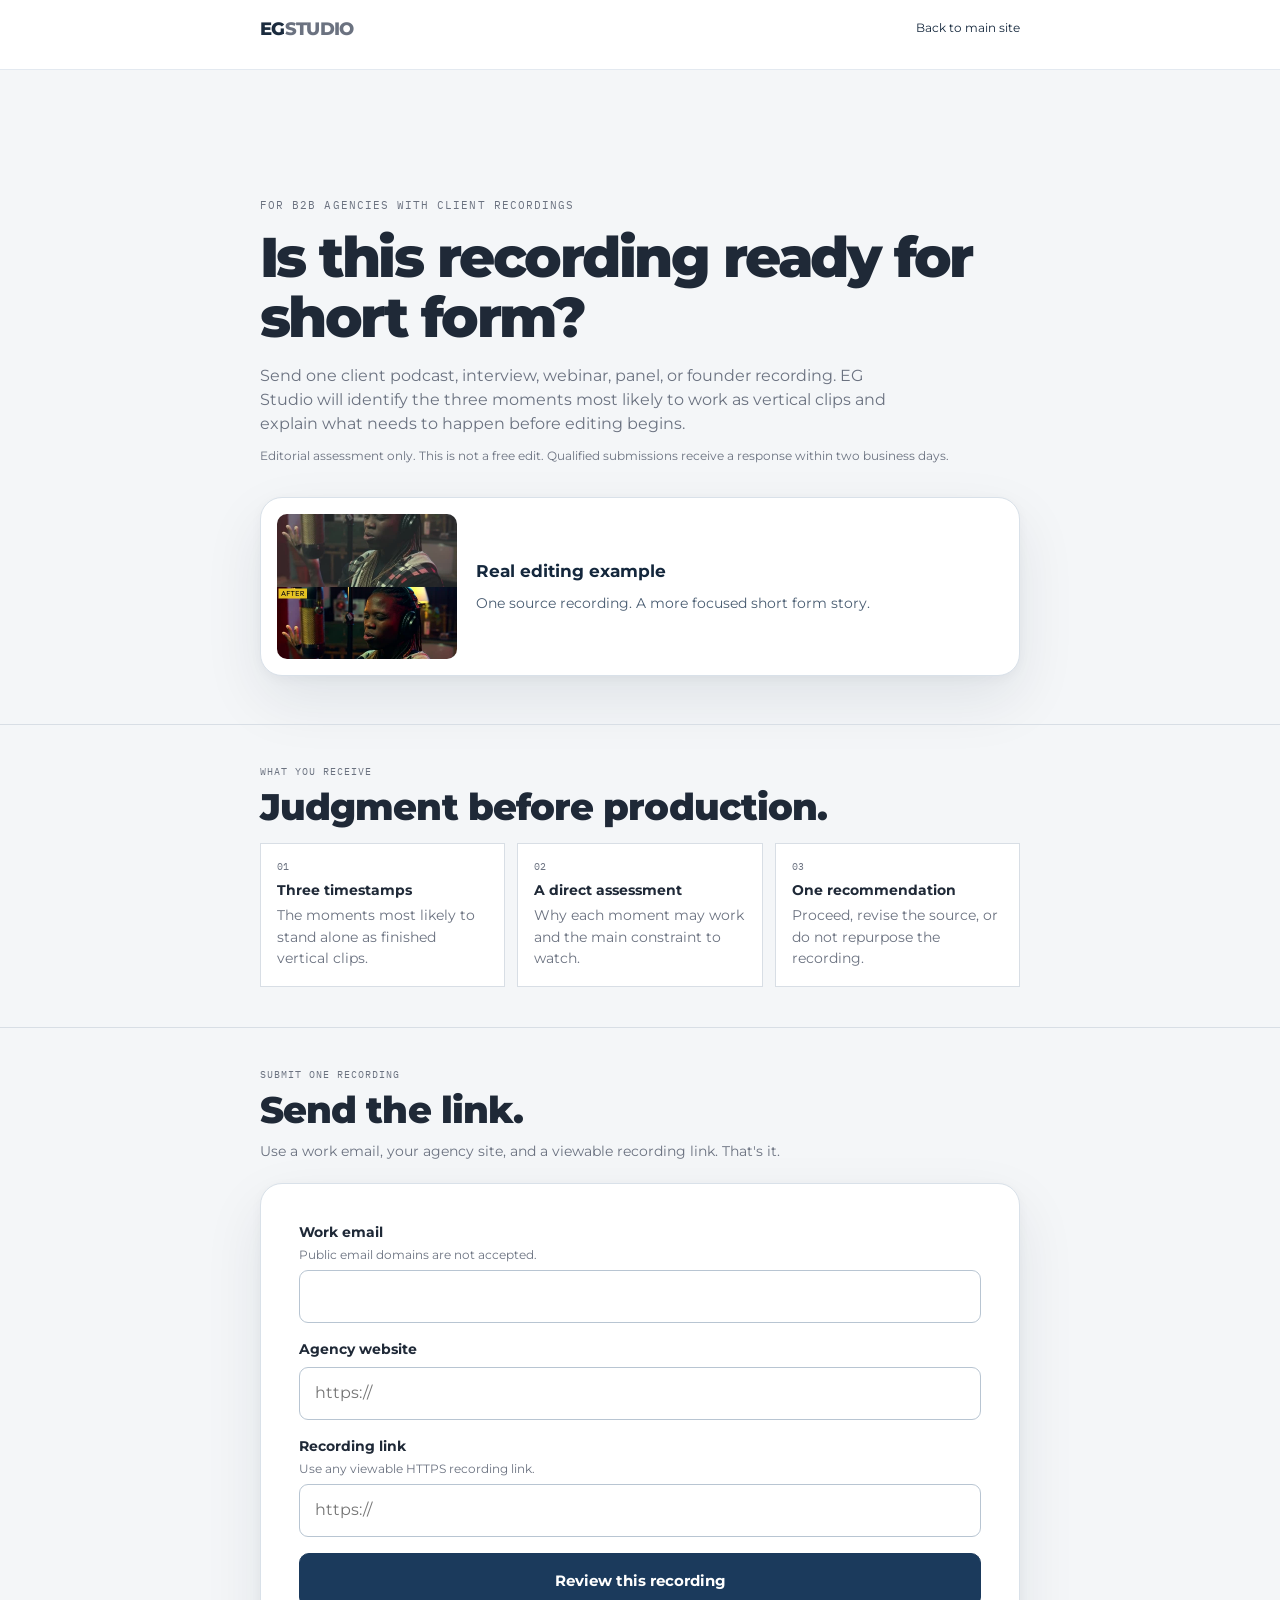
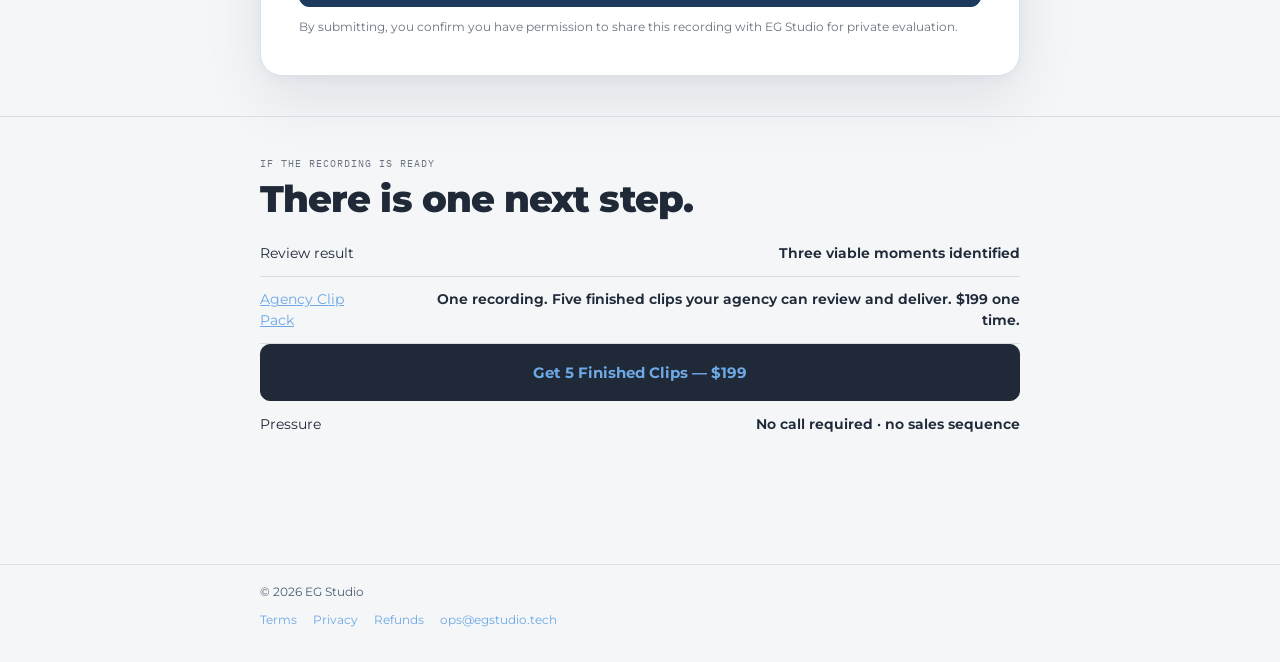
<file: short-form-readiness-review.html>
<!DOCTYPE html>
<html lang="en">
<head>
  <meta charset="UTF-8">
  <meta name="viewport" content="width=device-width, initial-scale=1.0">
  <title>Short Form Readiness Review for Agencies | EG Studio</title>
  <meta name="description" content="Send one client recording. EG Studio will identify three moments most likely to work as vertical clips and explain what needs to happen before editing begins.">
  <meta name="robots" content="index,follow">
  <link rel="canonical" href="https://egstudio.tech/short-form-readiness-review.html">
  <link rel="preconnect" href="https://fonts.googleapis.com">
  <link rel="preconnect" href="https://fonts.gstatic.com" crossorigin>
  <link href="https://fonts.googleapis.com/css2?family=IBM+Plex+Mono:wght@400;500;600&family=Montserrat:wght@400;500;600;700;800;900&display=swap" rel="stylesheet">
  <style>
    :root{--bg:#F4F6F8;--surface:#FFFFFF;--surface2:#FFFFFF;--border:#D8DEE5;--text:#1F2937;--muted:#6B7280;--dim:#6B7280;--white:#1F2937;--danger:#6EA8E5;--success:#6EA8E5;--sans:Montserrat,-apple-system,BlinkMacSystemFont,"Segoe UI",sans-serif;--mono:"IBM Plex Mono",ui-monospace,SFMono-Regular,Menlo,monospace}
    *{box-sizing:border-box;margin:0;padding:0}html{scroll-behavior:smooth}body{background:var(--bg);color:var(--text);font-family:var(--sans);line-height:1.5;-webkit-font-smoothing:antialiased}a{color:inherit}.wrap{width:min(92%,760px);margin:0 auto}
    header{position:sticky;top:0;z-index:30;background:rgba(8, 15, 28,.94);backdrop-filter:blur(14px);border-bottom:1px solid var(--border)}.nav{display:flex;align-items:center;justify-content:space-between;gap:.75rem;padding:.8rem 0}.nav-link{font-size:.72rem;color:var(--muted);text-decoration:none}
    section{padding:2.5rem 0;border-top:1px solid var(--border)}.hero{padding:3rem 0 2.4rem;border-top:0}.eyebrow,.kicker,.meta{font-family:var(--mono);text-transform:uppercase;letter-spacing:.1em;color:var(--muted)}.eyebrow{font-size:.66rem;margin-bottom:.8rem}.kicker{font-size:.62rem;margin-bottom:.45rem}h1{font-size:clamp(2.35rem,10vw,4.5rem);line-height:.98;font-weight:850;letter-spacing:-.05em;margin-bottom:1rem}h2{font-size:clamp(1.5rem,5.5vw,2.3rem);line-height:1.08;font-weight:850;letter-spacing:-.035em;margin-bottom:.72rem}h3{font-size:1rem}p,li,label{color:var(--muted);font-size:.9rem}.lead{font-size:1rem;max-width:650px}.micro{color:var(--dim);font-size:.76rem;margin-top:.7rem}
    .grid{display:grid;gap:.75rem;margin-top:1rem}.sheet{background:var(--surface);border:1px solid var(--border);padding:1rem}.sheet strong{display:block;color:var(--text);font-size:.86rem;margin-bottom:.3rem}.num{font-family:var(--mono);font-size:.6rem;color:var(--dim);margin-bottom:.35rem}
    form{margin-top:1.25rem}.field{margin-bottom:1rem}label{display:block;color:var(--text);font-weight:700;margin-bottom:.38rem}.hint{display:block;font-weight:400;color:var(--dim);font-size:.72rem;margin-top:.18rem}input,select,textarea{width:100%;background:var(--surface);color:var(--text);border:1px solid #6EA8E5;border-radius:2px;padding:.9rem;font:inherit;font-size:.9rem}input:focus,select:focus,textarea:focus{outline:2px solid var(--white);outline-offset:1px}textarea{min-height:96px;resize:vertical}.two{display:grid;gap:1rem}.check{display:flex;gap:.7rem;align-items:flex-start;margin:1rem 0}.check input{width:18px;height:18px;margin-top:.15rem;flex:0 0 auto}.check label{font-weight:500;margin:0}.hp{position:absolute!important;left:-10000px!important;width:1px!important;height:1px!important;overflow:hidden!important}
    .btn{display:inline-flex;align-items:center;justify-content:center;width:100%;padding:1rem 1.1rem;font-weight:800;font-size:.82rem;text-decoration:none;border-radius:2px;border:1px solid var(--white);background:var(--white);color:var(--bg);cursor:pointer}.btn:disabled{opacity:.55;cursor:not-allowed}.status{display:none;margin-top:.9rem;padding:.85rem;border:1px solid var(--border);font-size:.84rem}.status.error{display:block;color:var(--danger);border-color:#633}.status.success{display:block;color:var(--success);border-color:#1B3A5C}
    .line{display:flex;justify-content:space-between;gap:1rem;padding:.78rem 0;border-bottom:1px solid var(--border);font-size:.86rem}.line:last-child{border-bottom:0}.line b{color:var(--text);font-weight:650;text-align:right}footer{border-top:1px solid var(--border);padding:1.2rem 0 2rem;color:var(--dim);font-size:.74rem}.flinks{display:flex;flex-wrap:wrap;gap:.7rem 1rem;margin-top:.65rem}.flinks a{text-decoration:none;color:var(--muted)}
    @media(min-width:720px){.hero{padding:4rem 0 3rem}.grid.three{grid-template-columns:repeat(3,1fr)}.two{grid-template-columns:1fr 1fr}}
  </style>
<script src="/assets/js/eg-tracking.js?v=20261021"></script>
<!-- Pinterest Tag -->
<script>
!function(e){if(!window.pintrk){window.pintrk=function(){window.pintrk.queue.push(Array.prototype.slice.call(arguments))};var n=window.pintrk;n.queue=[],n.version="3.0";var t=document.createElement("script");t.async=!0,t.src=e;var r=document.getElementsByTagName("script")[0];r.parentNode.insertBefore(t,r)}}("https://s.pinimg.com/ct/core.js");
pintrk('load','2614116778572');
pintrk('page');
</script>
<noscript><img height="1" width="1" style="display:none;" alt="" src="https://ct.pinterest.com/v3/?event=init&tid=2614116778572&noscript=1"></noscript>
<!-- end Pinterest Tag -->
<link rel="stylesheet" href="/brand-palette.css?v=20261020-logo1"><meta name="theme-color" content="#1B3A5C">
<meta property="og:type" content="website">
<meta property="og:site_name" content="EG Studio">
<meta property="og:title" content="Short Form Readiness Review for Agencies | EG Studio">
<meta property="og:description" content="Send one client recording. EG Studio will identify three moments most likely to work as vertical clips and explain what needs to happen before editing begins.">
<meta property="og:url" content="https://egstudio.tech/short-form-readiness-review.html">
<meta property="og:image" content="https://egstudio.tech/assets/brand/share-preview.png?v=20261020-brand2">
<meta property="og:image:secure_url" content="https://egstudio.tech/assets/brand/share-preview.png?v=20261020-brand2">
<meta property="og:image:type" content="image/png">
<meta property="og:image:width" content="1200">
<meta property="og:image:height" content="630">
<meta property="og:image:alt" content="EG Studio. Your client stays yours. We find the clips. Five clips for $199 one time.">
<meta name="twitter:card" content="summary_large_image">
<meta name="twitter:title" content="Short Form Readiness Review for Agencies | EG Studio">
<meta name="twitter:description" content="Send one client recording. EG Studio will identify three moments most likely to work as vertical clips and explain what needs to happen before editing begins.">
<meta name="twitter:image" content="https://egstudio.tech/assets/brand/share-preview.png?v=20261020-brand2">
<meta name="twitter:image:alt" content="EG Studio. Five clips for $199 one time.">
<link rel="stylesheet" href="/assets/css/premium-pages.css?v=20261103-polish">

<link rel="icon" href="/favicon.ico?v=20261105-brand" sizes="any">
<link rel="icon" type="image/svg+xml" href="/favicon.svg?v=20261105-brand">
<link rel="icon" type="image/png" sizes="16x16" href="/favicon-16x16.png?v=20261105-brand">
<link rel="icon" type="image/png" sizes="32x32" href="/favicon-32x32.png?v=20261105-brand">
<link rel="icon" type="image/png" sizes="48x48" href="/favicon-48x48.png?v=20261105-brand">
<link rel="apple-touch-icon" sizes="180x180" href="/apple-touch-icon.png?v=20261105-brand">
<link rel="mask-icon" href="/safari-pinned-tab.svg?v=20261105-brand" color="#6EA8E5">
<link rel="manifest" href="/site.webmanifest?v=20261105-brand">
<meta name="apple-mobile-web-app-title" content="EG Studio">
<link rel="stylesheet" href="/assets/css/eg-wordmark.css?v=20261105-brand">
</head>
<body class="premium-form">
<script>window.addEventListener('load',function(){if(window.pintrk)pintrk('track','pagevisit');});</script>
<header><div class="wrap nav"><a class="eg-wordmark" href="/">EG<span>STUDIO</span></a><a class="nav-link" href="/">Back to main site</a></div></header>
<main>
  <section class="hero"><div class="wrap">
    <p class="eyebrow">For B2B agencies with client recordings</p>
    <h1>Is this recording ready for short form?</h1>
    <p class="lead">Send one client podcast, interview, webinar, panel, or founder recording. EG Studio will identify the three moments most likely to work as vertical clips and explain what needs to happen before editing begins.</p>
    <p class="micro">Editorial assessment only. This is not a free edit. Qualified submissions receive a response within two business days.</p>
    <div class="premium-readiness-visual"><img src="/assets/samples/sample-beforeafter.jpg?v=1" alt="Actual before and after editing example" width="720" height="800" loading="lazy"><div><strong>Real editing example</strong><span>One source recording. A more focused short form story.</span></div></div>
  </div></section>
  <section><div class="wrap"><p class="kicker">What you receive</p><h2>Judgment before production.</h2><div class="grid three">
    <div class="sheet"><p class="num">01</p><strong>Three timestamps</strong><p>The moments most likely to stand alone as finished vertical clips.</p></div>
    <div class="sheet"><p class="num">02</p><strong>A direct assessment</strong><p>Why each moment may work and the main constraint to watch.</p></div>
    <div class="sheet"><p class="num">03</p><strong>One recommendation</strong><p>Proceed, revise the source, or do not repurpose the recording.</p></div>
  </div></div></section>
  <section id="submit"><div class="wrap"><p class="kicker">Submit one recording</p><h2>Send the link.</h2><p>Use a work email, your agency site, and a viewable recording link. That's it.</p>
    <form id="review-form" novalidate>
      <div class="hp" aria-hidden="true"><label for="website">Leave blank</label><input id="website" name="website" type="text" tabindex="-1" autocomplete="off"></div>
      <input id="started_at" name="started_at" type="hidden">
      <div class="field"><label for="work_email">Work email <span class="hint">Public email domains are not accepted.</span></label><input id="work_email" name="work_email" type="email" maxlength="254" required autocomplete="email"></div>
      <div class="field"><label for="agency_website">Agency website</label><input id="agency_website" name="agency_website" type="url" maxlength="2000" placeholder="https://" required autocomplete="url"></div>
      <div class="field"><label for="recording_url">Recording link <span class="hint">Use any viewable HTTPS recording link.</span></label><input id="recording_url" name="recording_url" type="url" maxlength="2000" placeholder="https://" required></div>
      <button class="btn" id="submit-button" type="submit">Review this recording</button>
      <p class="micro">By submitting, you confirm you have permission to share this recording with EG Studio for private evaluation.</p>
      <div id="form-status" class="status" role="status" aria-live="polite"></div>
    </form>
  </div></section>
  <section><div class="wrap"><p class="kicker">If the recording is ready</p><h2>There is one next step.</h2><div class="line"><span>Review result</span><b>Three viable moments identified</b></div><div class="line"><span><a href="https://buy.stripe.com/00wdR27qNc6IfXJ7419EI0f" data-sku="episode" data-placement="readiness_review">Agency Clip Pack</a></span><b>One recording. Five finished clips your agency can review and deliver. $199 one time.</b></div><p><a class="btn" href="https://buy.stripe.com/00wdR27qNc6IfXJ7419EI0f" data-sku="episode" data-placement="readiness_review">Get 5 Finished Clips — $199</a></p><div class="line"><span>Pressure</span><b>No call required · no sales sequence</b></div></div></section>
</main>
<footer><div class="wrap">© 2026 EG Studio<div class="flinks"><a href="/terms.html">Terms</a><a href="/privacy.html">Privacy</a><a href="/refund.html">Refunds</a><a href="mailto:ops@egstudio.tech">ops@egstudio.tech</a></div></div></footer>
<script>
  const endpoint='https://yrqpwpfpoplruqcaerdt.supabase.co/functions/v1/readiness-review';
  const publishableKey='sb_publishable_u9-8aixeQpboDlD5ntDOyQ_c8aJjebn';
  const form=document.getElementById('review-form');
  const button=document.getElementById('submit-button');
  const statusBox=document.getElementById('form-status');
  document.getElementById('started_at').value=String(Date.now());
  form.addEventListener('submit',async function(event){
    event.preventDefault();
    statusBox.className='status';
    if(!form.reportValidity())return;
    button.disabled=true;button.textContent='Submitting…';
    const data=Object.fromEntries(new FormData(form).entries());
    data.started_at=Number(data.started_at);
    try{
      const response=await fetch(endpoint,{method:'POST',headers:{'Content-Type':'application/json','apikey':publishableKey,'Authorization':'Bearer '+publishableKey},body:JSON.stringify(data)});
      const result=await response.json().catch(()=>({}));
      if(!response.ok||!result.ok)throw new Error(result.error||'Submission failed.');
      if(window.posthog)posthog.capture('readiness_review_submitted',{source:'readiness_review'});
      if(window.pintrk)pintrk('track','lead',{lead_type:'short_form_readiness_review'});
      form.reset();
      statusBox.textContent='Received. Check your email for confirmation. If the submission qualifies, EG Studio will send the review within two business days.';
      statusBox.className='status success';
      button.textContent='Submitted';
    }catch(error){
      statusBox.textContent=error.message||'Submission failed. Try again.';
      statusBox.className='status error';
      button.disabled=false;button.textContent='Review this recording';
    }
  });
</script>
</body>
</html>
</file>
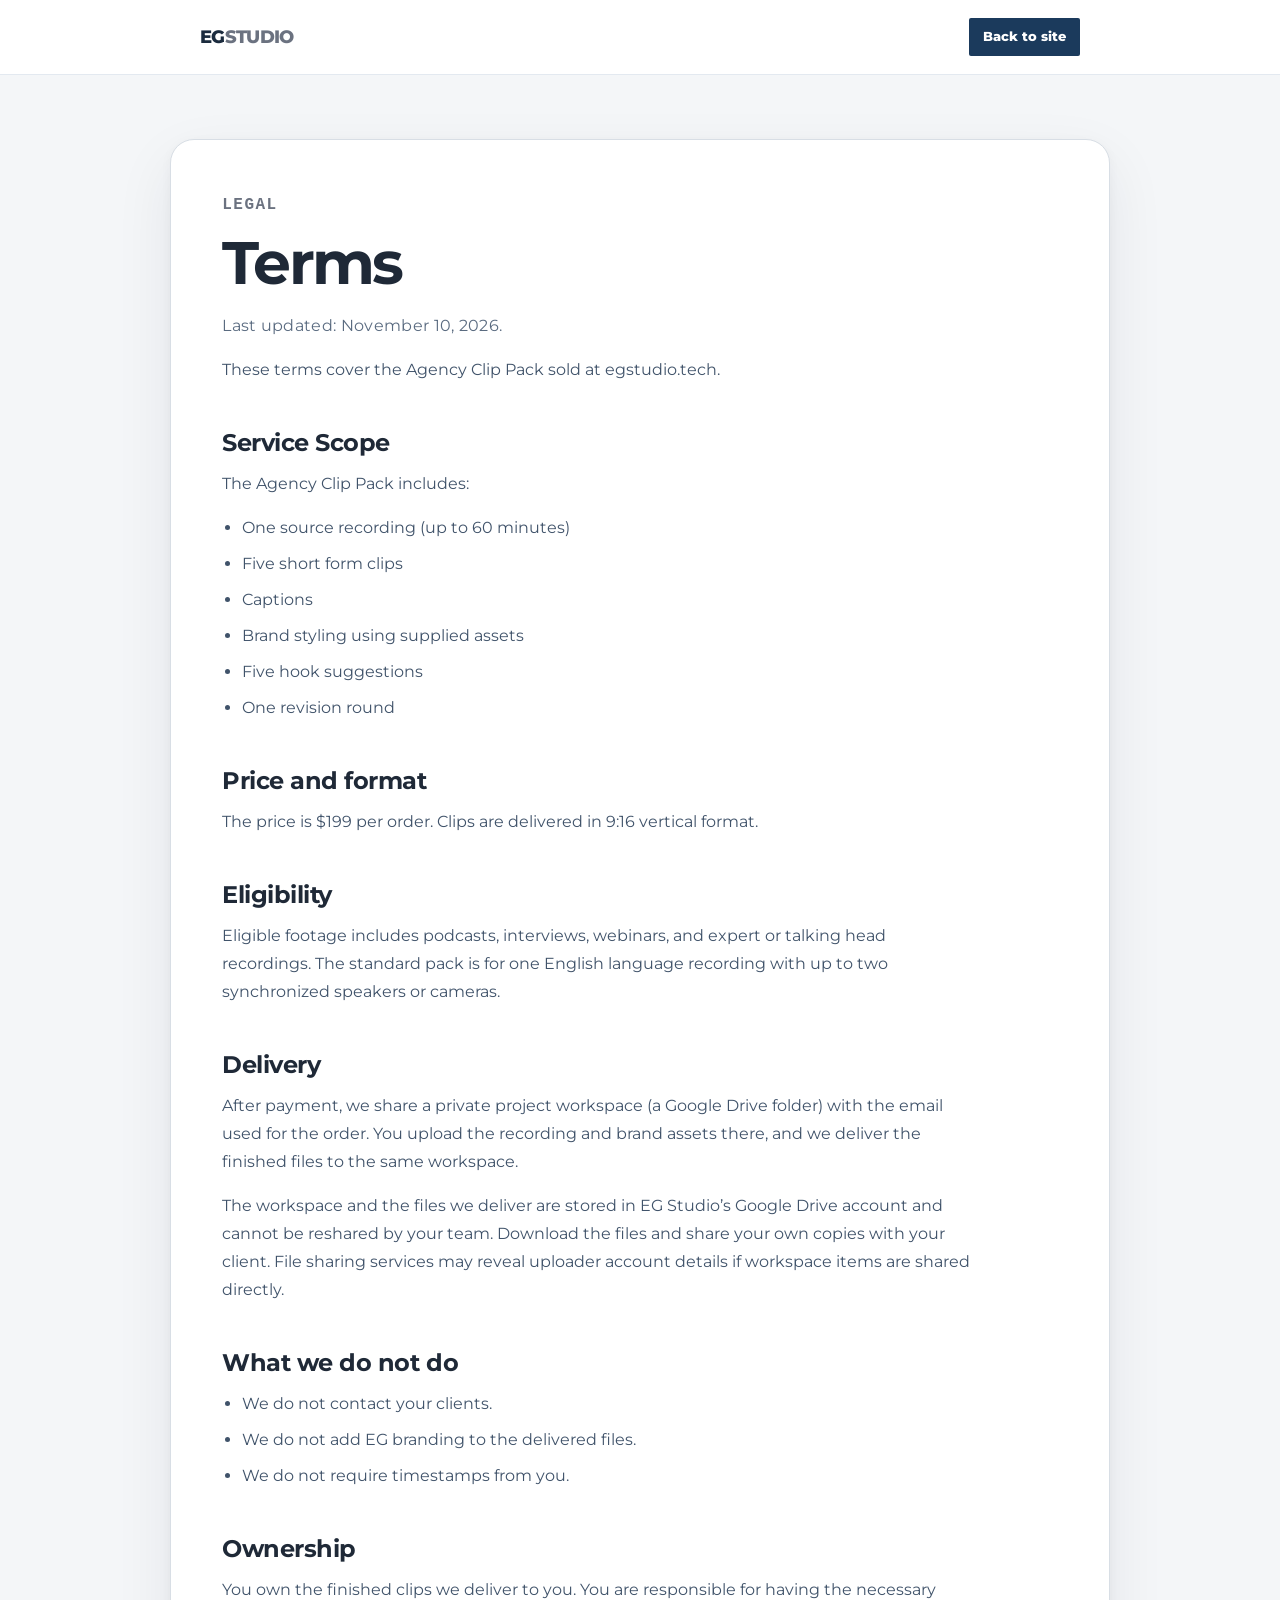
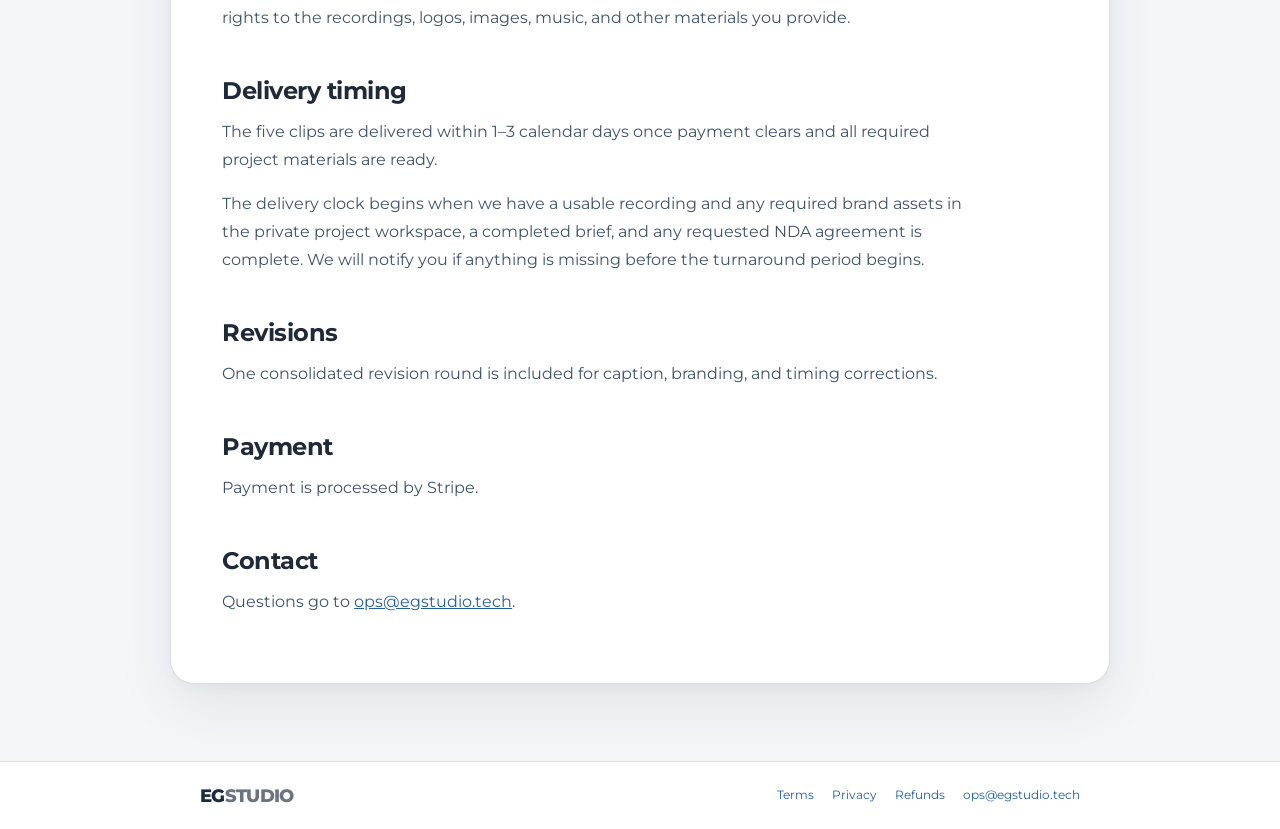
<file: terms.html>
<!DOCTYPE html><html lang="en"><head><meta charset="UTF-8"><meta name="viewport" content="width=device-width,initial-scale=1"><meta name="robots" content="index,follow"><title>Terms | EG Studio</title><meta name="description" content="Terms for the EG Studio Agency Clip Pack: service scope, eligibility, ownership, delivery, revisions, and payment."><link rel="canonical" href="https://egstudio.tech/terms.html"><link rel="preconnect" href="https://fonts.googleapis.com"><link rel="preconnect" href="https://fonts.gstatic.com" crossorigin><link href="https://fonts.googleapis.com/css2?family=Montserrat:wght@400;500;600;700;800;900&display=swap" rel="stylesheet">
<style>
:root{--bg:#F4F6F8;--card:#FFFFFF;--border:#D8DEE5;--text:#1F2937;--muted:#6B7280}
*{box-sizing:border-box}body{margin:0;background:var(--bg);color:var(--text);font:16px/1.7 Montserrat,Arial,sans-serif}
.wrap{width:92%;max-width:880px;margin:auto}.nav,footer{padding:18px 0;border-bottom:1px solid var(--border)}
.nav .wrap,footer .wrap{display:flex;justify-content:space-between;gap:20px;flex-wrap:wrap;align-items:center}
.back{background:#1B3A5C;color:#FFFFFF;padding:8px 14px;border-radius:2px;text-decoration:none;font-weight:800;font-size:.8rem}
main{padding:48px 0 64px}.card{background:var(--card);border:1px solid var(--border);padding:clamp(22px,5vw,42px)}
.kicker{font-family:monospace;color:#6B7280;text-transform:uppercase;font-size:12px;font-weight:700;letter-spacing:1.5px}
h1{font-size:clamp(2rem,7vw,3.6rem);line-height:1.08;letter-spacing:-.04em}h2{margin-top:36px;margin-bottom:10px;line-height:1.25}ul{padding-left:1.35rem}li+li{margin-top:.45rem}
p,li{color:var(--muted)}p+p{margin-top:.9rem}a,strong{color:#1F2937}footer{border-top:1px solid var(--border);border-bottom:0;color:#6B7280;font-size:12px}
.links{display:flex;gap:18px;flex-wrap:wrap}.links a{color:inherit;text-decoration:none}
@media (prefers-color-scheme: dark) {
  :root { --bg:#142238; --card:#1C2E48; --border:#2D3E56; --text:#E9EEF4; --muted:#9CA3AF; }
  body{background:#142238;color:#E9EEF4}
  .card{background:#1C2E48;border-color:#2D3E56}
  a,strong{color:#E9EEF4}
  .back{background:#4A7FB5;color:#142238}
}
</style>
<link rel="stylesheet" href="/brand-palette.css?v=20261028-palette"><meta name="theme-color" content="#1B3A5C">
<script src="/assets/js/eg-tracking.js?v=20261021"></script>
<link rel="stylesheet" href="/assets/css/premium-pages.css?v=20261103-polish">
<link rel="icon" href="/favicon.ico?v=20261105-brand" sizes="any">
<link rel="icon" type="image/svg+xml" href="/favicon.svg?v=20261105-brand">
<link rel="icon" type="image/png" sizes="16x16" href="/favicon-16x16.png?v=20261105-brand">
<link rel="icon" type="image/png" sizes="32x32" href="/favicon-32x32.png?v=20261105-brand">
<link rel="icon" type="image/png" sizes="48x48" href="/favicon-48x48.png?v=20261105-brand">
<link rel="apple-touch-icon" sizes="180x180" href="/apple-touch-icon.png?v=20261105-brand">
<link rel="mask-icon" href="/safari-pinned-tab.svg?v=20261105-brand" color="#6EA8E5">
<link rel="manifest" href="/site.webmanifest?v=20261105-brand">
<meta name="apple-mobile-web-app-title" content="EG Studio">
<link rel="stylesheet" href="/assets/css/eg-wordmark.css?v=20261105-brand">
<style id="legal-layout">
/* Shared legal layout (Nov 9 2026): consistent headings, readable measure, even rhythm. Presentation only. */
body.premium-legal article.card>*{max-width:68ch}
body.premium-legal article.card>.kicker{margin:0 0 .75rem}
body.premium-legal article.card>h1{margin:0 0 1rem}
body.premium-legal .legal-updated{margin:0 0 1.75rem;font-size:.875rem;letter-spacing:.02em;color:#5A6B80}
body.premium-legal article.card h2{margin:2.75rem 0 .75rem;font-size:clamp(1.2rem,2.3vw,1.5rem);line-height:1.25;letter-spacing:-.02em}
body.premium-legal article.card h3{margin:1.75rem 0 .5rem;font-size:1.0625rem;line-height:1.35;letter-spacing:-.01em;color:#14273C}
body.premium-legal article.card p,body.premium-legal article.card li{font-size:1rem;line-height:1.75}
body.premium-legal article.card p{margin:0 0 1rem}
body.premium-legal article.card ul{margin:0 0 1rem;padding-left:1.25rem}
body.premium-legal article.card li+li{margin-top:.5rem}
body.premium-legal article.card .assurance{margin:1rem 0;padding:1.25rem 1.35rem;border:0;border-radius:14px;background:#F3F5F8}
body.premium-legal article.card .assurance p{margin:.5rem 0 0}
@media (max-width:599px){
  body.premium-legal article.card h2{margin-top:2.25rem}
  body.premium-legal article.card p,body.premium-legal article.card li{font-size:.98rem;line-height:1.7}
}
@media (prefers-color-scheme:dark){
  body.premium-legal .legal-updated{color:#BFCDDD}
  body.premium-legal article.card h3{color:#F5F8FC}
  body.premium-legal article.card .assurance{background:#16263D}
}
</style>
</head><body class="premium-legal"><header class="nav"><div class="wrap"><a class="eg-wordmark" href="index.html">EG<span>STUDIO</span></a><a class="back" href="index.html">Back to site</a></div></header><main class="wrap"><article class="card">
<p class="kicker">Legal</p><h1>Terms</h1>
<p class="legal-updated">Last updated: November 10, 2026.</p>
<p>These terms cover the Agency Clip Pack sold at egstudio.tech.</p>

<h2>Service Scope</h2>
<p>The Agency Clip Pack includes:</p>
<ul>
<li>One source recording (up to 60 minutes)</li>
<li>Five short form clips</li>
<li>Captions</li>
<li>Brand styling using supplied assets</li>
<li>Five hook suggestions</li>
<li>One revision round</li>
</ul>
<h2>Price and format</h2>
<p>The price is $199 per order. Clips are delivered in 9:16 vertical format.</p>
<h2>Eligibility</h2>
<p>Eligible footage includes podcasts, interviews, webinars, and expert or talking head recordings. The standard pack is for one English language recording with up to two synchronized speakers or cameras.</p>
<h2>Delivery</h2>
<p>After payment, we share a private project workspace (a Google Drive folder) with the email used for the order. You upload the recording and brand assets there, and we deliver the finished files to the same workspace.</p>
<p>The workspace and the files we deliver are stored in EG Studio’s Google Drive account and cannot be reshared by your team. Download the files and share your own copies with your client. File sharing services may reveal uploader account details if workspace items are shared directly.</p>

<h2>What we do not do</h2>
<ul>
<li>We do not contact your clients.</li>
<li>We do not add EG branding to the delivered files.</li>
<li>We do not require timestamps from you.</li>
</ul>

<h2>Ownership</h2>
<p>You own the finished clips we deliver to you. You are responsible for having the necessary rights to the recordings, logos, images, music, and other materials you provide.</p>

<h2>Delivery timing</h2>
<p>The five clips are delivered within 1–3 calendar days once payment clears and all required project materials are ready.</p>
<p>The delivery clock begins when we have a usable recording and any required brand assets in the private project workspace, a completed brief, and any requested NDA agreement is complete. We will notify you if anything is missing before the turnaround period begins.</p>

<h2>Revisions</h2>
<p>One consolidated revision round is included for caption, branding, and timing corrections.</p>

<h2>Payment</h2>
<p>Payment is processed by Stripe.</p>

<h2>Contact</h2>
<p>Questions go to <a href="mailto:ops@egstudio.tech">ops@egstudio.tech</a>.</p>
</article></main><footer><div class="wrap"><a class="eg-wordmark" href="index.html">EG<span>STUDIO</span></a><nav class="links"><a href="terms.html">Terms</a><a href="privacy.html">Privacy</a><a href="refund.html">Refunds</a><a href="mailto:ops@egstudio.tech">ops@egstudio.tech</a></nav></div></footer></body></html>
</file>
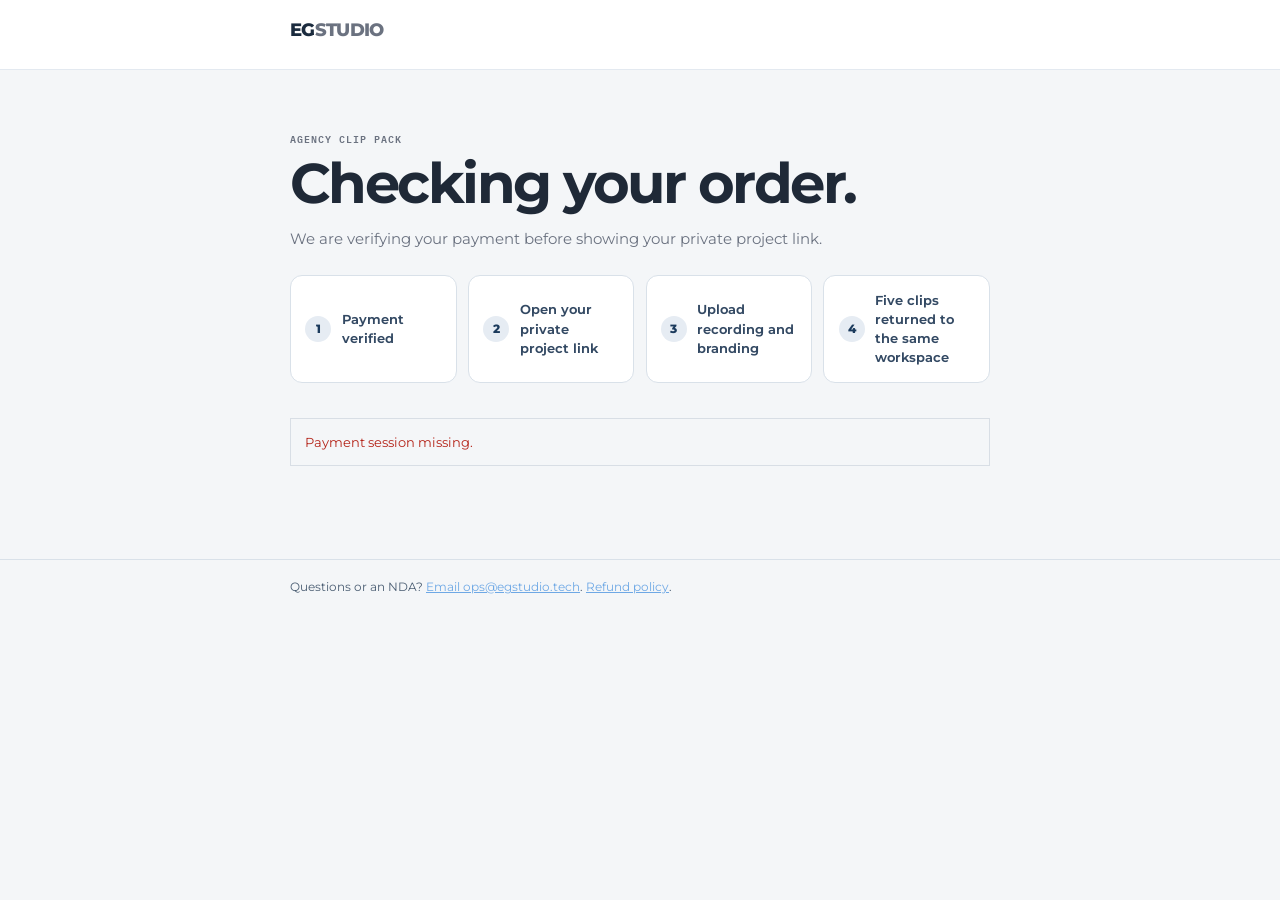
<file: thanks-test.html>
<!doctype html>
<html lang="en">
<head>
  <meta charset="utf-8">
  <meta name="viewport" content="width=device-width,initial-scale=1">
  <meta name="robots" content="noindex,nofollow">
  <title>Redirecting · EG Studio</title>
  <script>
    (function () {
      var target = "/payment-confirmed.html" + window.location.search + window.location.hash;
      window.location.replace(target);
    })();
  </script>
<link rel="stylesheet" href="/brand-palette.css?v=20261020-logo1"><meta name="theme-color" content="#1B3A5C">

<link rel="icon" href="/favicon.ico?v=20261105-brand" sizes="any">
<link rel="icon" type="image/svg+xml" href="/favicon.svg?v=20261105-brand">
<link rel="icon" type="image/png" sizes="16x16" href="/favicon-16x16.png?v=20261105-brand">
<link rel="icon" type="image/png" sizes="32x32" href="/favicon-32x32.png?v=20261105-brand">
<link rel="icon" type="image/png" sizes="48x48" href="/favicon-48x48.png?v=20261105-brand">
<link rel="apple-touch-icon" sizes="180x180" href="/apple-touch-icon.png?v=20261105-brand">
<link rel="mask-icon" href="/safari-pinned-tab.svg?v=20261105-brand" color="#6EA8E5">
<link rel="manifest" href="/site.webmanifest?v=20261105-brand">
<meta name="apple-mobile-web-app-title" content="EG Studio">
<link rel="stylesheet" href="/assets/css/eg-wordmark.css?v=20261105-brand">
</head>
<body>
  <p>Continue to your EG Studio project brief:
    <a id="continue" href="/payment-confirmed.html">payment confirmation</a>
  </p>
  <script>
    document.getElementById("continue").href =
      "/payment-confirmed.html" + window.location.search + window.location.hash;
  </script>
</body>
</html>
</file>
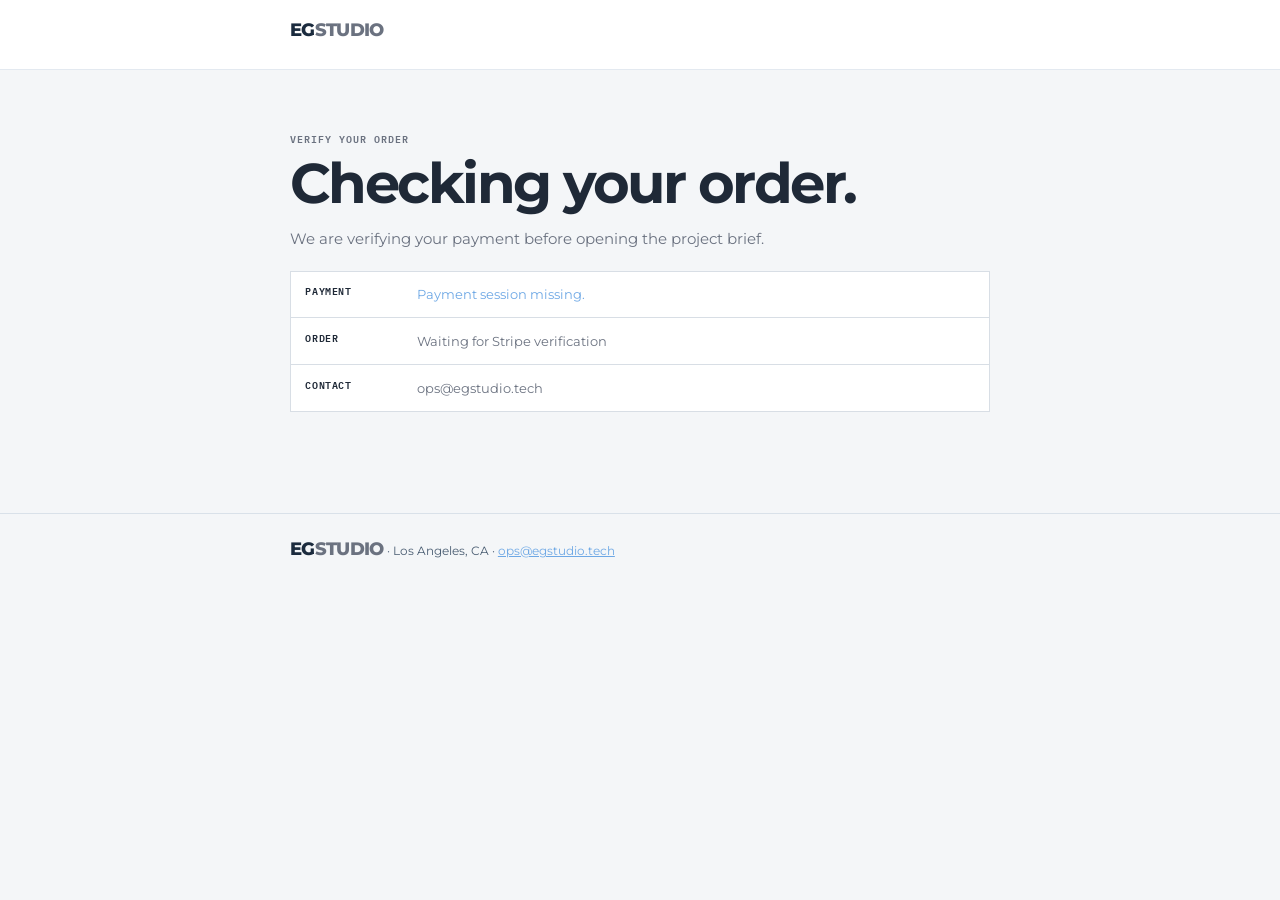
<file: thanks.html>
<!DOCTYPE html>
<html lang="en">
<head>
<meta charset="UTF-8">
<meta name="viewport" content="width=device-width,initial-scale=1">
<meta name="robots" content="noindex,nofollow">
<title>Project brief · EG Studio</title>
<link rel="preconnect" href="https://fonts.googleapis.com">
<link rel="preconnect" href="https://fonts.gstatic.com" crossorigin>
<link href="https://fonts.googleapis.com/css2?family=IBM+Plex+Mono:wght@500;600&family=Montserrat:wght@400;500;600;700;800;900&display=swap" rel="stylesheet">
<script src="intake-config.js"></script>

<script src="/assets/js/eg-tracking.js?v=20261021"></script>

<style>
:root{--bg:#F4F6F8;--surface:#FFFFFF;--border:#D8DEE5;--text:#1F2937;--muted:#6B7280;--dim:#6B7280;--white:#1F2937;--danger:#6EA8E5;--success:#6EA8E5;--sans:Montserrat,-apple-system,BlinkMacSystemFont,"Segoe UI",sans-serif;--mono:"IBM Plex Mono",ui-monospace,monospace}
*{box-sizing:border-box;margin:0;padding:0}
body{background:var(--bg);color:var(--text);font-family:var(--sans);line-height:1.5;-webkit-font-smoothing:antialiased}
a{color:inherit}
.wrap{width:min(92%,700px);margin:auto}
header{border-bottom:1px solid var(--border);padding:.9rem 0}
main{padding:2.3rem 0 3.5rem}
.kicker{font:600 .62rem/1 var(--mono);text-transform:uppercase;letter-spacing:.1em;color:var(--muted);margin-bottom:.55rem}
h1{font-size:clamp(2.2rem,9vw,3.5rem);line-height:1.02;letter-spacing:-.045em;margin-bottom:.85rem}
.lead{color:var(--muted);font-size:.96rem;max-width:620px}
.status{margin:1.3rem 0 1.5rem;border:1px solid var(--border);background:var(--surface)}
.status-row{display:grid;grid-template-columns:100px 1fr;gap:.75rem;padding:.8rem .9rem;border-bottom:1px solid var(--border);align-items:start}
.status-row:last-child{border-bottom:0}.status-row b{font:600 .62rem/1.4 var(--mono);text-transform:uppercase;letter-spacing:.06em}.status-row span{color:var(--muted);font-size:.84rem}
#payment-state[data-state="ok"]{color:var(--success)}#payment-state[data-state="error"]{color:var(--danger)}
form{margin-top:1.25rem}
.field{margin-bottom:1rem}label{display:block;font-weight:700;font-size:.85rem;margin-bottom:.4rem}
.helper{font-size:.76rem;color:var(--dim);margin-top:.35rem}
input[type="text"],input[type="url"],textarea{width:100%;border:1px solid #6EA8E5;background:#FFFFFF;color:var(--text);font:500 16px/1.4 var(--sans);border-radius:2px;padding:.85rem .9rem;outline:none}
input:focus,textarea:focus{border-color:#1F2937}textarea{min-height:105px;resize:vertical}
.check{display:grid;grid-template-columns:22px 1fr;gap:.65rem;align-items:start;padding:.9rem;border:1px solid var(--border);background:var(--surface)}
.check input{width:18px;height:18px;margin-top:.1rem}.check label{margin:0;font-weight:500;color:var(--muted)}.check strong{color:var(--text)}
.honeypot{position:absolute;left:-10000px;width:1px;height:1px;overflow:hidden}
button{width:100%;border:1px solid #1F2937;background:#1F2937;color:#F4F6F8;font:800 .85rem/1 var(--sans);padding:1.05rem;border-radius:2px;cursor:pointer;margin-top:1rem}
button:disabled{opacity:.38;cursor:not-allowed}
.form-note{font-size:.76rem;color:var(--dim);margin-top:.7rem}
.message{display:none;margin-top:1rem;padding:.9rem;border:1px solid var(--border);font-size:.84rem}.message.show{display:block}.message.error{color:var(--danger)}.message.success{color:var(--success)}
.done{display:none;border:1px solid var(--border);background:var(--surface);padding:1.2rem;margin-top:1.25rem}.done.show{display:block}.done h2{font-size:1.35rem;margin-bottom:.4rem}.done p{color:var(--muted)}
footer{border-top:1px solid var(--border);padding:1.2rem 0 2rem;color:var(--dim);font-size:.73rem}
@media(min-width:720px){main{padding-top:3.2rem}}
</style>
<!-- Pinterest Tag -->
<script>
!function(e){if(!window.pintrk){window.pintrk=function(){window.pintrk.queue.push(Array.prototype.slice.call(arguments))};var n=window.pintrk;n.queue=[],n.version="3.0";var t=document.createElement("script");t.async=!0,t.src=e;var r=document.getElementsByTagName("script")[0];r.parentNode.insertBefore(t,r)}}("https://s.pinimg.com/ct/core.js");
pintrk('load','2614116778572');
pintrk('page');
</script>
<noscript><img height="1" width="1" style="display:none;" alt="" src="https://ct.pinterest.com/v3/?event=init&tid=2614116778572&noscript=1"></noscript>
<!-- end Pinterest Tag -->
<link rel="stylesheet" href="/brand-palette.css?v=20261020-logo1"><meta name="theme-color" content="#1B3A5C">
<link rel="stylesheet" href="/assets/css/premium-pages.css?v=20261103-polish">
<style>
#sprint-progress[hidden],
#source-row[hidden],
#timing-row[hidden],
#intake-form[hidden] {
  display: none !important;
}
</style>

<link rel="icon" href="/favicon.ico?v=20261105-brand" sizes="any">
<link rel="icon" type="image/svg+xml" href="/favicon.svg?v=20261105-brand">
<link rel="icon" type="image/png" sizes="16x16" href="/favicon-16x16.png?v=20261105-brand">
<link rel="icon" type="image/png" sizes="32x32" href="/favicon-32x32.png?v=20261105-brand">
<link rel="icon" type="image/png" sizes="48x48" href="/favicon-48x48.png?v=20261105-brand">
<link rel="apple-touch-icon" sizes="180x180" href="/apple-touch-icon.png?v=20261105-brand">
<link rel="mask-icon" href="/safari-pinned-tab.svg?v=20261105-brand" color="#6EA8E5">
<link rel="manifest" href="/site.webmanifest?v=20261105-brand">
<meta name="apple-mobile-web-app-title" content="EG Studio">
<link rel="stylesheet" href="/assets/css/eg-wordmark.css?v=20261105-brand">
</head>
<body class="premium-form">
<header><div class="wrap"><a class="eg-wordmark" href="index.html">EG<span>STUDIO</span></a></div></header>
<main><div class="wrap">
<p class="kicker" id="page-kicker">Verify your order</p>
<h1 id="intake-title">Checking your order.</h1>
<p class="lead" id="intake-lead">We are verifying your payment before opening the project brief.</p>
<ol class="premium-intake-progress" id="sprint-progress" aria-label="Your Sprint project journey" hidden>
  <li><span>1</span>Payment verified</li>
  <li><span>2</span>Complete project brief</li>
  <li><span>3</span>Style sample and approval</li>
  <li><span>4</span>Three delivery batches</li>
</ol>

<div class="status">
  <div class="status-row"><b>Payment</b><span id="payment-state">Verifying Stripe payment…</span></div>
  <div class="status-row"><b>Order</b><span id="verified-order">Waiting for Stripe verification</span></div>
  <div class="status-row" id="source-row" hidden><b>Source</b><span>Up to 90 minutes of source footage</span></div>
  <div class="status-row" id="timing-row" hidden><b>Timing</b><span>Style sample first, then 5 video batches across 30 days</span></div>
  <div class="status-row"><b>Contact</b><span>ops@egstudio.tech</span></div>
</div>

<form id="intake-form" novalidate hidden>
  <div class="field">
    <label for="project_name">Project / folder name</label>
    <input id="project_name" name="project_name" type="text" maxlength="120" autocomplete="organization-title" placeholder="Acme Podcast Clips" required>
    <p class="helper">Use a name you will recognize in delivery folders and email.</p>
  </div>

  <div class="field">
    <label for="brand_assets_url">Brand assets link <span style="color:var(--dim);font-weight:500">(optional)</span></label>
    <input id="brand_assets_url" name="brand_assets_url" type="url" inputmode="url" placeholder="https://your-file-service.com/brand-assets">
    <p class="helper">Logo, fonts, brand colors, or an existing brand folder. Leave blank for a clean default treatment.</p>
  </div>

  <div class="field">
    <label for="style_reference_url">Style reference link</label>
    <input id="style_reference_url" name="style_reference_url" type="url" inputmode="url" placeholder="https://…" required>
    <p class="helper">One example showing the pacing, caption style, or overall feel you want.</p>
  </div>

  <div class="field">
    <label for="avoid_notes">Anything we should avoid? <span style="color:var(--dim);font-weight:500">(optional)</span></label>
    <textarea id="avoid_notes" name="avoid_notes" maxlength="1200" placeholder="Example: no emojis in captions; avoid jump cuts during the product demo."></textarea>
  </div>

  <div class="honeypot" aria-hidden="true">
    <label for="website">Website</label>
    <input id="website" name="website" type="text" tabindex="-1" autocomplete="off">
  </div>

  <div class="check">
    <input id="rights_confirmed" name="rights_confirmed" type="checkbox" required>
    <label for="rights_confirmed"><strong>Rights confirmation.</strong> I have permission to provide this footage and these assets to EG Studio for editing.</label>
  </div>

  <button id="submit-btn" type="submit" disabled>Send project brief</button>
  <p class="form-note">Your order email and purchased offer are taken from the verified Stripe payment. You do not need to enter them again.</p>
  <div id="form-message" class="message" role="alert"></div>
</form>

<div id="done" class="done">
  <h2>Brief received.</h2>
  <p>Thanks. Check your email for the upload link and upload your footage there. We will check your files and this brief first. If anything is missing, ops@egstudio.tech will email you. The delivery clock starts when the brief and source files are usable.</p>
</div>
</div></main>
<footer><div class="wrap"><a class="eg-wordmark" href="/">EG<span>STUDIO</span></a> · Los Angeles, CA · <a href="mailto:ops@egstudio.tech">ops@egstudio.tech</a></div></footer>

<script>
(function(){
  const expectedSku = "sprint";
  const endpoint = window.EG_INTAKE_ENDPOINT;
  const anonKey = window.EG_SUPABASE_ANON_KEY;
  const params = new URLSearchParams(location.search);
  const sessionId = params.get("session_id") || "";
  const state = document.getElementById("payment-state");
  const order = document.getElementById("verified-order");
  const form = document.getElementById("intake-form");
  const submit = document.getElementById("submit-btn");
  const msg = document.getElementById("form-message");
  const done = document.getElementById("done");
  let verified = false;

  function showMessage(text, type){
    msg.textContent = text;
    msg.className = "message show " + (type || "");
  }

  function validHttps(value, optional){
    if (!value && optional) return true;
    try {
      const u = new URL(value);
      return u.protocol === "https:";
    } catch {
      return false;
    }
  }

  async function verify(){
    if (!endpoint || endpoint.includes("__INTAKE_FUNCTION_URL__")) {
      state.textContent = "Backend not deployed yet.";
      state.dataset.state = "error";
      showMessage("This preview intake is not connected to the backend yet.", "error");
      return;
    }
    if (!sessionId.startsWith("cs_")) {
      state.textContent = "Payment session missing.";
      state.dataset.state = "error";
      showMessage("Open this page from the Stripe payment confirmation so the order can be verified.", "error");
      return;
    }
    try {
      const r = await fetch(endpoint + "?session_id=" + encodeURIComponent(sessionId), {
        method:"GET",
        headers:{
          "Authorization":"Bearer " + anonKey,
          "apikey":anonKey
        }
      });
      const data = await r.json();
      if (!r.ok || !data.paid) throw new Error(data.error || "Payment could not be verified.");
      if (data.sku !== expectedSku) throw new Error("This payment belongs to a different EG Studio offer.");
      verified = true;
      state.textContent = "Verified · paid";
      state.dataset.state = "ok";
      document.getElementById("page-kicker").textContent = "Payment complete · " + (data.order_label || "15 video Sprint");
      document.getElementById("intake-title").textContent = "Send what we need to start.";
      document.getElementById("intake-lead").innerHTML = "<strong>Check your email for the upload link.</strong> Upload your footage there. The few questions below help us edit it the way you want.";
      document.getElementById("sprint-progress").hidden = false;
      document.getElementById("source-row").hidden = false;
      document.getElementById("timing-row").hidden = false;
      order.textContent = data.order_label + " · " + data.amount_display;
      form.hidden = false;
      submit.disabled = false;
      try {
        if (window.posthog) posthog.capture("intake_payment_verified", {sku:data.sku, experiment:"native_intake_v1"});
      } catch (_analyticsErr) {}
      try {
        if (window.pintrk) pintrk('track','checkout',{
          event_id:sessionId,
          order_id:sessionId,
          value:1500,
          order_quantity:1,
          currency:'USD'
        });
      } catch (_analyticsErr) {}
    } catch(err) {
      state.textContent = "Could not verify payment.";
      state.dataset.state = "error";
      showMessage(err.message || "Could not verify payment.", "error");
    }
  }

  form.addEventListener("submit", async function(e){
    e.preventDefault();
    msg.className = "message";
    if (!verified) return showMessage("Payment must be verified before the brief can be submitted.", "error");

    const projectName = document.getElementById("project_name").value.trim();
    const brandUrl = document.getElementById("brand_assets_url").value.trim();
    const styleUrl = document.getElementById("style_reference_url").value.trim();
    const avoidNotes = document.getElementById("avoid_notes").value.trim();
    const rights = document.getElementById("rights_confirmed").checked;
    const website = document.getElementById("website").value.trim();

    if (!projectName) return showMessage("Add a project / folder name.", "error");
    if (!validHttps(brandUrl, true)) return showMessage("Brand assets must be a valid HTTPS link or left blank.", "error");
    if (!validHttps(styleUrl, false)) return showMessage("Add a valid HTTPS style reference link.", "error");
    if (!rights) return showMessage("Confirm you have permission to provide the footage and assets.", "error");

    submit.disabled = true;
    submit.textContent = "Sending brief…";

    try {
      const r = await fetch(endpoint, {
        method:"POST",
        headers:{
          "Content-Type":"application/json",
          "Authorization":"Bearer " + anonKey,
          "apikey":anonKey
        },
        body:JSON.stringify({
          session_id:sessionId,
          expected_sku:expectedSku,
          project_name:projectName,
          brand_assets_url:brandUrl || null,
          style_reference_url:styleUrl,
          avoid_notes:avoidNotes || null,
          rights_confirmed:rights,
          website:website
        })
      });
      const data = await r.json();
      if (!r.ok) throw new Error(data.error || "The brief could not be submitted.");
      form.style.display = "none";
      done.classList.add("show");
      if (window.posthog) posthog.capture("intake_submitted", {sku:expectedSku, experiment:"native_intake_v1"});
    } catch(err) {
      submit.disabled = false;
      submit.textContent = "Send project brief";
      showMessage(err.message || "The brief could not be submitted.", "error");
    }
  });

  verify();
})();
</script>
</body>
</html>
</file>
<file: assets/css/redesign.css>
/* EG Studio homepage design system. Scoped under body.rd.
   Structure: tokens -> base components (below) -> one studio composition layer (end of file).
   The homepage does not load /brand-palette.css, so there is no !important cascade to fight here.
   brand-palette.css still serves legacy/legal pages unchanged. */
body.rd{
  --c-navy:#1B3A5C;--c-steel:#4A7FB5;--c-accent:#4A7FB5;
  --c-bg:#F3F5F8;--c-bg-alt:#E6ECF3;--c-surface:#FFFFFF;
  --c-text:#0F2135;--c-body:#24374E;--c-muted:#3E5068;--c-line:rgba(19,38,61,.16);
  --c-ink:#0F2135;--c-ink-body:#D9E4F0;--c-ink-muted:#B9CBDF;--c-ink-line:rgba(217,228,240,.24);--c-ink-accent:#9CC3EC;
  --c-cta:#1B3A5C;--c-cta-hover:#24507D;--c-cta-text:#FFFFFF;
  --c-final-bg:#1B3A5C;--c-final-text:#FFFFFF;--c-final-body:#D5E2F0;
  --f-display:Montserrat,system-ui,-apple-system,"Segoe UI",sans-serif;
  --f-ui:Montserrat,system-ui,-apple-system,"Segoe UI",Roboto,sans-serif;
  --fs-body:clamp(1rem,.95rem + .3vw,1.125rem);
  --fs-lead:clamp(1.0625rem,1rem + .45vw,1.25rem);
  --fs-h1:clamp(2.25rem,1.4rem + 3.6vw,4.25rem);
  --fs-h2:clamp(1.75rem,1.3rem + 1.9vw,2.75rem);
  --fs-h3:clamp(1.125rem,1.05rem + .35vw,1.3rem);
  --sp-section:clamp(72px,5rem + 4vw,136px);
  --pad-x:clamp(20px,5vw,80px);
  --w-page:1240px;--w-read:680px;
  --r-sm:8px;--r-md:14px;--r-lg:20px;
  --sh-1:0 1px 2px rgba(19,38,61,.06),0 4px 14px rgba(19,38,61,.06);
  --sh-2:0 2px 6px rgba(19,38,61,.06),0 24px 60px rgba(19,38,61,.12);
  background:var(--c-bg);color:var(--c-body);font-family:var(--f-ui);font-size:var(--fs-body);line-height:1.65;
  overflow-x:hidden;-webkit-font-smoothing:antialiased;
}
@media (prefers-color-scheme:dark){
  body.rd{
    --c-bg:#101D31;--c-bg-alt:#1A2D48;--c-surface:#16263D;--c-accent:#8DBBEB;
    --c-text:#F5F8FC;--c-body:#DCE6F1;--c-muted:#BFCDDD;--c-line:rgba(220,230,241,.2);
    --c-ink:#0A1423;--c-ink-body:#DCE6F1;--c-ink-muted:#BFCDDD;
    --c-cta:#2B5D92;--c-cta-hover:#3670AD;--c-cta-text:#FFFFFF;
    --c-final-bg:#1C2E48;--c-final-text:#FFFFFF;--c-final-body:#D5E2F0;
    --sh-1:0 1px 2px rgba(0,0,0,.25),0 6px 18px rgba(0,0,0,.22);
    --sh-2:0 2px 8px rgba(0,0,0,.3),0 28px 70px rgba(0,0,0,.38);
  }
}
body.rd *,body.rd *::before,body.rd *::after{box-sizing:border-box}
body.rd main{display:block;overflow:clip}
body.rd h1,body.rd h2,body.rd h3{color:var(--c-text);font-family:var(--f-ui);text-wrap:balance;margin:0;letter-spacing:-.01em;text-transform:none}
body.rd p{margin:0}
body.rd img,body.rd video{max-width:100%;display:block}
body.rd .rd-container{width:100%;max-width:calc(var(--w-page) + 2*var(--pad-x));margin:0 auto;padding:0 var(--pad-x)}
body.rd .rd-section{padding:var(--sp-section) 0;background:transparent;border:0}
body.rd .rd-tone{background:var(--c-bg-alt)}
body.rd .rd-skip{position:absolute;left:-999px;top:8px;z-index:100;background:var(--c-surface);color:var(--c-text);padding:10px 16px;border-radius:var(--r-sm)}
body.rd .rd-skip:focus{left:12px}
body.rd :focus-visible{outline:3px solid var(--c-accent);outline-offset:3px;border-radius:4px}

/* Type */
body.rd .rd-display{font-family:var(--f-display);font-weight:800;font-size:var(--fs-h1);line-height:1.04;letter-spacing:-.025em}
body.rd .rd-h2{font-size:var(--fs-h2);font-weight:700;line-height:1.15;letter-spacing:-.02em;max-width:22ch}
body.rd .rd-display-sm{font-family:var(--f-display);font-weight:800;letter-spacing:-.025em}
body.rd .rd-eyebrow{font-size:.875rem;font-weight:600;letter-spacing:.06em;text-transform:uppercase;color:var(--c-accent);margin-bottom:1rem}
body.rd .rd-lead{font-size:var(--fs-lead);line-height:1.6;color:var(--c-body);max-width:58ch}
body.rd .rd-body{font-size:var(--fs-body);color:var(--c-body);max-width:60ch;margin-top:1.25rem}
body.rd .rd-muted{color:var(--c-muted)}
body.rd .rd-head{display:flex;flex-wrap:wrap;align-items:flex-end;justify-content:space-between;gap:1rem 3rem;margin-bottom:clamp(2rem,4vw,3.5rem)}
body.rd .rd-head .rd-h2{max-width:none}

/* Buttons */
body.rd .rd-btn{display:inline-flex;align-items:center;justify-content:center;min-height:52px;padding:.9rem 1.75rem;border-radius:10px;background:var(--c-cta);color:var(--c-cta-text);border:0;font-family:var(--f-ui);font-weight:700;font-size:1.0625rem;letter-spacing:0;text-transform:none;text-decoration:none;box-shadow:var(--sh-1);transition:background-color .15s,transform .15s;white-space:normal;text-align:center;width:auto;max-width:100%}
body.rd .rd-btn:hover{background:var(--c-cta-hover);transform:translateY(-1px)}
body.rd .rd-btn:active{transform:translateY(0);filter:brightness(.95)}
body.rd .rd-btn-sm{min-height:44px;padding:.6rem 1.1rem;font-size:.9375rem;box-shadow:none}
body.rd .rd-btn-invert{background:#FFFFFF;color:#1B3A5C}
body.rd .rd-btn-invert:hover{background:#E6EEF7}
body.rd .rd-btn-invert:focus-visible{outline-color:#FFFFFF}
body.rd .rd-link{color:var(--c-text);font-weight:600;text-decoration:none;padding:.6rem .25rem;min-height:44px;display:inline-flex;align-items:center}
body.rd .rd-link:hover{color:var(--c-accent)}
@media (max-width:767px){body.rd .rd-actions .rd-btn{width:100%}}

/* Header */
body.rd .rd-header{position:sticky;top:0;z-index:50;background:color-mix(in srgb,var(--c-bg) 92%,transparent);backdrop-filter:saturate(1.2) blur(8px);border-bottom:1px solid var(--c-line);padding:0;box-shadow:none}
body.rd .rd-nav{display:flex;align-items:center;justify-content:space-between;height:68px;gap:1rem}
body.rd .rd-nav-actions{display:flex;align-items:center;gap:1.25rem}
@media (max-width:767px){body.rd .rd-nav-cta{display:none}}

/* Hero */
body.rd .rd-hero{padding:clamp(56px,8vw,120px) 0 clamp(72px,8vw,128px)}
body.rd .rd-hero-grid{display:grid;gap:3rem;align-items:center}
body.rd .rd-hero-copy .rd-display{margin-bottom:1.5rem;max-width:19ch}
body.rd .rd-facts{margin-top:1.75rem;font-weight:600;color:var(--c-text);line-height:1.7;padding-left:1rem;border-left:3px solid var(--c-accent)}
body.rd .rd-actions{margin-top:2rem;display:flex;flex-wrap:wrap;gap:1rem}
body.rd .rd-assure{margin-top:1rem;color:var(--c-muted);font-size:1rem}
body.rd .rd-hero-media{position:relative;display:none}
body.rd .rd-hero-poster{border-radius:var(--r-lg);box-shadow:var(--sh-2);aspect-ratio:9/16;object-fit:cover;width:58%;height:auto}
body.rd .rd-hero-poster-b{position:absolute;right:0;bottom:-8%;width:46%;opacity:.95}
@media (min-width:900px){
  body.rd .rd-hero-grid{grid-template-columns:minmax(0,7fr) minmax(0,5fr);gap:clamp(2.5rem,5vw,5rem)}
  body.rd .rd-hero-media{display:block;max-width:460px;justify-self:end;width:100%;margin-bottom:8%}
}

/* Work samples */
body.rd .rd-disc{color:var(--c-muted);font-size:.9375rem;max-width:44ch}
body.rd .rd-samples{display:grid;gap:clamp(1.25rem,2.5vw,2rem);grid-template-columns:1fr;outline:none}
body.rd .rd-sample{margin:0;background:transparent;border:0;padding:0;min-width:0}
body.rd .rd-sample video{width:100%;object-fit:cover;background:#0E1A2B}
body.rd .rd-sample-info{padding:1rem .25rem 0}
body.rd .rd-meta{font-size:.875rem;font-weight:600;color:var(--c-accent);margin-bottom:.25rem}
body.rd .rd-sample h3{font-size:var(--fs-h3);font-weight:600}
body.rd .rd-dots{display:none;justify-content:center;gap:.25rem;margin-top:1.25rem}
body.rd .rd-dot{width:44px;height:44px;border:0;background:transparent;cursor:pointer;position:relative;padding:0}
body.rd .rd-dot::after{content:"";position:absolute;inset:50% auto auto 50%;width:10px;height:10px;margin:-5px 0 0 -5px;border-radius:50%;background:var(--c-line);box-shadow:inset 0 0 0 1px var(--c-muted)}
body.rd .rd-dot[aria-current]::after{background:var(--c-accent);box-shadow:none;width:24px;margin-left:-12px;border-radius:6px}
@media (max-width:639px){
  body.rd .rd-samples{display:flex;overflow-x:auto;scroll-snap-type:x mandatory;gap:0;scrollbar-width:none;margin:0 calc(-1*var(--pad-x));padding:0}
  body.rd .rd-samples::-webkit-scrollbar{display:none}
  body.rd .rd-sample{flex:0 0 100%;scroll-snap-align:center;padding:0 var(--pad-x)}
  body.rd .rd-sample video{max-height:72vh;width:auto;max-width:100%;margin:0 auto}
  body.rd .rd-dots{display:flex}
}
@media (min-width:640px){body.rd .rd-samples{grid-template-columns:repeat(2,minmax(0,1fr))}body.rd .rd-sample:first-child{grid-column:1/-1;max-width:420px;justify-self:center;width:100%}}
@media (min-width:1024px){body.rd .rd-samples{grid-template-columns:1.25fr 1fr 1fr;align-items:end}body.rd .rd-sample:first-child{grid-column:auto;max-width:none}}

/* Split layouts */
body.rd .rd-split{display:grid;gap:2.5rem}
@media (min-width:900px){body.rd .rd-split{grid-template-columns:minmax(0,5fr) minmax(0,6fr);gap:clamp(3rem,7vw,7rem);align-items:start}}
body.rd .rd-assurances{list-style:none;margin:0;padding:0}
body.rd .rd-assurances li{display:flex;align-items:baseline;gap:1.25rem;padding:1.25rem 0;border-bottom:1px solid var(--c-line);font-size:clamp(1.125rem,1rem + .6vw,1.5rem);font-weight:600;color:var(--c-text)}
body.rd .rd-assurances li:first-child{border-top:1px solid var(--c-line)}
body.rd .rd-num{font-size:.875rem;font-weight:600;color:var(--c-accent);font-variant-numeric:tabular-nums;min-width:2ch}

/* Workflow compare: editorial columns, no counters, no arrow */
body.rd .rd-compare{display:grid;gap:clamp(2.5rem,5vw,3rem)}
body.rd .rd-col{padding:0;border:0;background:transparent;box-shadow:none;border-radius:0}
body.rd .rd-col h3{font-size:.8125rem;font-weight:700;text-transform:uppercase;letter-spacing:.12em;padding:1rem 0 .75rem;margin:0}
body.rd .rd-before h3{color:var(--c-muted);border-top:1px solid var(--c-line)}
body.rd .rd-after h3{color:var(--c-text);border-top:3px solid var(--c-text)}
body.rd .rd-steps{list-style:none;margin:0;padding:0}
body.rd .rd-steps li{padding:1rem 0;line-height:1.45;border-top:1px solid var(--c-line)}
body.rd .rd-before .rd-steps li{color:var(--c-muted);font-weight:500;font-size:var(--fs-body)}
body.rd .rd-after .rd-steps li{color:var(--c-text);font-weight:700;font-size:clamp(1.125rem,1rem + .55vw,1.4rem);letter-spacing:-.01em}
body.rd .rd-note{margin-top:clamp(2.5rem,4vw,3.5rem)}
@media (min-width:768px){body.rd .rd-compare{grid-template-columns:minmax(0,1fr) minmax(0,1.35fr);gap:clamp(2.5rem,6vw,6rem);align-items:start}}

/* Offer */
body.rd .rd-offer{display:grid;gap:2.5rem;background:var(--c-surface);border-radius:var(--r-lg);box-shadow:var(--sh-2);padding:clamp(1.75rem,5vw,4.5rem);border:0}
body.rd .rd-price{font-size:clamp(3rem,2.2rem + 3vw,4.5rem);font-weight:800;color:var(--c-text);letter-spacing:-.03em;line-height:1;margin:1.75rem 0 1.75rem}
body.rd .rd-price span{font-size:1.0625rem;font-weight:500;letter-spacing:0;color:var(--c-muted);margin-left:.35rem}
body.rd .rd-fine{margin-top:1rem;color:var(--c-muted);font-size:1rem}
body.rd .rd-includes{list-style:none;margin:0;padding:0;align-self:center;text-align:left}
body.rd .rd-includes li{position:relative;padding:.7rem 0 .7rem 2.1rem;font-size:var(--fs-body);color:var(--c-text);line-height:1.5}
body.rd .rd-includes li+li{border-top:1px solid var(--c-line)}
body.rd .rd-includes li::before{content:"";position:absolute;left:.2rem;top:1.05rem;width:.9rem;height:.5rem;border-left:2px solid var(--c-accent);border-bottom:2px solid var(--c-accent);transform:rotate(-45deg)}
@media (max-width:767px){body.rd .rd-offer .rd-btn{width:100%}}
@media (min-width:860px){body.rd .rd-offer{grid-template-columns:minmax(0,5fr) minmax(0,6fr);gap:clamp(3rem,6vw,6rem)}}

/* FAQ */
body.rd .rd-faq{border-top:1px solid var(--c-line)}
body.rd .rd-faq .faq-item{border:0;border-bottom:1px solid var(--c-line);background:transparent;border-radius:0;margin:0;box-shadow:none}
body.rd .rd-faq h3{font-size:inherit;font-weight:inherit}
body.rd .rd-faq .faq-question{all:unset;box-sizing:border-box;display:flex;width:100%;align-items:center;justify-content:space-between;gap:1rem;min-height:64px;padding:1.1rem 0;cursor:pointer;font-family:var(--f-ui);font-size:clamp(1.0625rem,1rem + .3vw,1.1875rem);font-weight:600;color:var(--c-text);text-align:left;line-height:1.4}
body.rd .rd-faq .faq-question:hover{color:var(--c-accent)}
body.rd .rd-faq .faq-question:focus-visible{outline:3px solid var(--c-accent);outline-offset:2px}
body.rd .rd-faq .faq-chevron{flex:0 0 auto;width:12px;height:12px;border-right:2px solid currentColor;border-bottom:2px solid currentColor;transform:rotate(45deg) translateY(-3px);transition:transform .2s;font-size:0}
body.rd .rd-faq .faq-item.active .faq-chevron{transform:rotate(-135deg) translateY(-3px)}
body.rd .rd-faq .faq-answer{max-height:none;overflow:visible;padding:0 0 1.5rem;color:var(--c-body);font-size:var(--fs-body);max-width:62ch;display:block;opacity:1}
body.rd .rd-faq .faq-answer[hidden]{display:none}

/* Final CTA */
body.rd .rd-final{background:var(--c-final-bg);color:var(--c-final-text);padding:var(--sp-section) 0}
body.rd .rd-final-inner{text-align:center;display:flex;flex-direction:column;align-items:center}
body.rd .rd-final-title{color:var(--c-final-text);font-size:var(--fs-h2);line-height:1.1;max-width:18ch}
body.rd .rd-final-body{margin-top:1.5rem;color:var(--c-final-body);font-size:var(--fs-lead);line-height:1.6}
body.rd .rd-final-line{margin-top:2.25rem;font-weight:700;color:var(--c-final-text);font-size:1.125rem}
body.rd .rd-final .rd-actions{margin-top:1rem;justify-content:center;width:100%}
@media (min-width:768px){body.rd .rd-final .rd-actions .rd-btn{width:auto}}
body.rd .rd-final-support{margin-top:1.25rem;color:var(--c-final-body);font-size:1rem;max-width:52ch}

/* Footer */
body.rd .rd-footer{background:var(--c-bg);border-top:1px solid var(--c-line);padding:2rem 0;color:var(--c-muted);font-size:.9375rem}
body.rd .rd-footer-inner{display:flex;flex-wrap:wrap;justify-content:space-between;align-items:center;gap:1rem}
body.rd .rd-footer a{color:var(--c-body);text-decoration:none;padding:.6rem .5rem;display:inline-block}
body.rd .rd-footer a:hover{color:var(--c-accent);text-decoration:underline}
body.rd .site-footer-links{display:flex;flex-wrap:wrap;gap:.25rem 1rem}

/* ==========================================================================
   Studio composition layer (single pass; replaces earlier stacked passes)
   ========================================================================== */

/* Global */
html:has(body.rd){background:var(--c-bg);scroll-padding-top:84px}
body.rd{scroll-padding-top:84px}
body.rd .rd-header{border-bottom-color:transparent}
body.rd .rd-nav-link,body.rd .rd-nav-cta{white-space:nowrap}
@media (max-width:767px){body.rd .rd-nav-link{display:none}}
@media (min-width:768px) and (max-width:1023px){body.rd .rd-nav-actions{gap:.75rem}}
body.rd .rd-eyebrow{margin-bottom:1.25rem;color:var(--c-navy);font-weight:700;letter-spacing:.12em;font-size:.8125rem}
body.rd .rd-lead{font-weight:500}
body.rd .rd-body{line-height:1.7}
@media (prefers-color-scheme:dark){body.rd .rd-eyebrow{color:var(--c-accent)}}
body.rd .rd-btn:not(.rd-btn-sm){min-height:58px;padding:1.05rem 2.1rem;font-size:1.125rem;font-weight:800;border-radius:12px;box-shadow:0 2px 4px rgba(19,38,61,.10),0 10px 28px rgba(27,58,92,.26)}
body.rd .rd-btn:not(.rd-btn-sm):hover{box-shadow:0 3px 6px rgba(19,38,61,.12),0 14px 34px rgba(27,58,92,.32)}
body.rd .rd-btn-invert:not(.rd-btn-sm){box-shadow:0 2px 4px rgba(0,0,0,.14),0 12px 32px rgba(0,0,0,.28)}

/* Section rhythm: one ground, bands carry contrast */
body.rd .rd-studio-hero,body.rd .rd-flow{background:var(--c-bg)}
body.rd .rd-studio-work,body.rd .rd-proposal{background:var(--c-surface)}
body.rd .rd-studio-work,body.rd .rd-trust,body.rd .rd-flow,body.rd .rd-proposal,body.rd #faq{padding:clamp(80px,4rem + 5vw,152px) 0}
body.rd .rd-studio-work .rd-h2,body.rd .rd-proposal .rd-h2{font-size:clamp(2.25rem,1.3rem + 3.6vw,4.5rem);font-weight:800;line-height:1.02;letter-spacing:-.03em}

/* Quiet player: editorial frame, custom play mark, no native chrome until played */
body.rd .rd-hero-proof,body.rd .rd-sample{position:relative}
body.rd .rd-player,body.rd .rd-sample-still img,body.rd .rd-play img{display:block;width:100%;height:auto;aspect-ratio:9/13.6;object-fit:cover;object-position:50% 50%;background:#0E1A2B;border-radius:4px;box-shadow:0 2px 6px rgba(15,33,53,.08),0 30px 70px rgba(15,33,53,.18)}
/* The process sample carries a burned-in label in its top band; frame below it */
body.rd .rd-hero-video,body.rd .rd-sample-still img,body.rd .rd-hero-proof .rd-play img{object-position:50% 100%}
body.rd .rd-hero-video{box-shadow:0 2px 6px rgba(15,33,53,.10),0 40px 90px rgba(15,33,53,.26)}
body.rd .rd-play{position:absolute;left:0;top:0;width:100%;aspect-ratio:9/13.6;border:0;padding:0;margin:0;background:transparent;border-radius:4px;overflow:hidden;cursor:pointer;display:flex;align-items:flex-end;justify-content:flex-start}
body.rd .rd-play img{position:absolute;inset:0;height:100%;box-shadow:none}
body.rd .rd-play::before{content:"";position:absolute;inset:0;z-index:1;border-radius:4px;background:linear-gradient(180deg,rgba(10,20,35,0) 55%,rgba(10,20,35,.38))}
body.rd .rd-play span{position:relative;z-index:2;width:56px;height:56px;margin:0 0 18px 18px;border-radius:50%;background:rgba(255,255,255,.94);box-shadow:0 6px 20px rgba(0,0,0,.25);transition:transform .2s}
body.rd .rd-play span::after{content:"";position:absolute;left:50%;top:50%;margin:-8px 0 0 -5px;border-style:solid;border-width:8px 0 8px 13px;border-color:transparent transparent transparent #0F2135}
body.rd .rd-play:hover span{transform:scale(1.06)}
body.rd .rd-play:focus-visible{outline:3px solid var(--c-accent);outline-offset:3px}
body.rd .is-playing .rd-play{display:none}

/* 1. HERO: copy and featured transformation side by side on desktop; proof before CTA below 900 */
body.rd .rd-studio-hero{padding:clamp(48px,7vw,104px) 0 clamp(72px,8vw,120px)}
body.rd .rd-hero-copy .rd-display{color:var(--c-text);margin-bottom:1.875rem;max-width:19ch;text-wrap:balance}
body.rd .rd-hero-copy .rd-display .rd-h1-line{display:block;color:var(--c-navy)}
@media (prefers-color-scheme:dark){body.rd .rd-hero-copy .rd-display .rd-h1-line{color:var(--c-accent)}}
body.rd .rd-hero .rd-lead{margin-top:0}
body.rd .rd-hero .rd-facts{color:var(--c-text);font-weight:600;font-size:1.0625rem;line-height:1.7;border-left:0;padding-left:0;border-top:1px solid var(--c-text);padding-top:1.1rem;margin-top:2rem;max-width:44ch}
body.rd .rd-hero .rd-actions{margin-top:2rem}
body.rd .rd-hero .rd-assure{margin-top:1.25rem;color:var(--c-muted);font-weight:500;font-size:1rem}
body.rd .rd-studio-hero .rd-hero-media{display:block;margin:0}
body.rd .rd-hero-proof{margin:0}
body.rd .rd-proof-cap{display:flex;justify-content:space-between;gap:1rem;margin-top:.9rem;padding-top:.75rem;border-top:1px solid var(--c-text);font-size:.75rem;font-weight:700;letter-spacing:.1em;text-transform:uppercase;color:var(--c-muted)}
body.rd .rd-proof-cap span:last-child{color:var(--c-text)}
body.rd .rd-proof-cap span:first-child::after{content:" \2192";color:var(--c-accent)}
@media (max-width:899px){
  /* Flatten copy so proof can sit between the lead and the offer facts/CTA */
  body.rd .rd-studio-hero .rd-hero-grid{display:flex;flex-direction:column;gap:0}
  body.rd .rd-studio-hero .rd-hero-copy{display:contents}
  body.rd .rd-studio-hero .rd-eyebrow{order:1}
  body.rd .rd-studio-hero .rd-display{order:2}
  body.rd .rd-studio-hero .rd-lead{order:3}
  body.rd .rd-studio-hero .rd-hero-media{order:4;margin-top:1.75rem}
  body.rd .rd-studio-hero .rd-facts{order:5}
  body.rd .rd-studio-hero .rd-actions{order:6}
  body.rd .rd-studio-hero .rd-assure{order:7}
  body.rd .rd-studio-hero{padding-top:clamp(32px,6vw,64px)}
  body.rd .rd-hero-copy .rd-display{margin-bottom:1.25rem}
}
@media (max-width:599px){
  /* Compact proof that shares the first screen with the headline */
  body.rd .rd-studio-hero .rd-hero-media{width:100%}
  body.rd .rd-hero-proof{display:grid;grid-template-columns:minmax(0,44%) minmax(0,1fr);column-gap:1rem;align-items:end}
  body.rd .rd-hero-proof .rd-play{width:44%}
  body.rd .rd-hero-proof .rd-play span{width:44px;height:44px;margin:0 0 12px 12px}
  body.rd .rd-proof-cap{flex-direction:column;justify-content:flex-end;gap:.35rem;margin:0;padding-top:.75rem;align-self:end}
  body.rd .rd-proof-cap span:first-child::after{content:" \2193"}
}
@media (min-width:600px) and (max-width:899px){
  /* Tablet: proof beside the lead, not a video dump under the copy */
  body.rd .rd-studio-hero .rd-hero-grid{display:grid;grid-template-columns:minmax(0,1fr) minmax(0,15rem);grid-template-rows:auto auto auto auto auto 1fr;column-gap:clamp(1.5rem,4vw,2.5rem);align-items:start}
  body.rd .rd-studio-hero .rd-eyebrow,body.rd .rd-studio-hero .rd-display{grid-column:1/-1}
  body.rd .rd-studio-hero .rd-lead{grid-column:1;grid-row:3}
  body.rd .rd-studio-hero .rd-facts{grid-column:1;grid-row:4}
  body.rd .rd-studio-hero .rd-actions{grid-column:1;grid-row:5}
  body.rd .rd-studio-hero .rd-assure{grid-column:1;grid-row:6}
  body.rd .rd-studio-hero .rd-hero-media{grid-column:2;grid-row:3/7;margin-top:.25rem}
  body.rd .rd-hero .rd-facts{margin-top:1.5rem}
  body.rd .rd-proof-cap{flex-direction:column;gap:.35rem}
}
@media (min-width:900px){
  body.rd .rd-studio-hero .rd-hero-grid{grid-template-columns:minmax(0,7fr) minmax(0,4fr);gap:clamp(3rem,6vw,6.5rem);align-items:center}
  body.rd .rd-studio-hero .rd-hero-media{max-width:380px;width:100%;justify-self:end}
  body.rd .rd-hero-copy .rd-display{max-width:22ch}
}
@media (min-width:900px) and (max-width:1199px){body.rd .rd-hero-copy .rd-display .rd-h1-line{display:inline}}
@media (min-width:1200px){body.rd .rd-hero-copy .rd-display{max-width:none;font-size:clamp(3.4rem,1.4rem + 2.7vw,4.1rem);line-height:1.02;letter-spacing:-.032em}}

/* 2. WORK: three pieces of evidence, editorial rail on wide screens */
body.rd .rd-studio-work .rd-head{flex-direction:column;align-items:flex-start;gap:1.25rem;border:0;padding:0}
body.rd .rd-studio-work .rd-disc{color:var(--c-muted);font-size:1rem;line-height:1.6;max-width:38ch}
body.rd .rd-studio-work .rd-sample-info{display:flex;gap:1rem;align-items:baseline;border-top:1px solid var(--c-text);margin-top:1rem;padding:.85rem 0 0}
body.rd .rd-studio-work .rd-meta{text-transform:uppercase;letter-spacing:.1em;font-size:.75rem;font-weight:700;color:var(--c-muted);margin:0;min-width:9ch}
body.rd .rd-studio-work .rd-sample h3{color:var(--c-text);font-size:var(--fs-h3);font-weight:600}
body.rd .rd-sample-still{margin:0}
@media (max-width:639px){
  body.rd .rd-sample{padding:0 calc(var(--pad-x)*.6)}
  body.rd .rd-sample .rd-player,body.rd .rd-sample-still img{max-height:none;width:100%}
  body.rd .rd-sample .rd-play{left:calc(var(--pad-x)*.6);width:calc(100% - 1.2*var(--pad-x))}
}
@media (min-width:640px){
  body.rd .rd-studio-work .rd-samples{grid-template-columns:repeat(3,minmax(0,1fr));column-gap:clamp(1rem,2.5vw,2rem);align-items:start}
  body.rd .rd-studio-work .rd-sample:first-child{grid-column:auto;max-width:none;justify-self:stretch}
  body.rd .rd-studio-work .rd-sample:nth-child(2){margin-top:clamp(2.5rem,6vw,5rem)}
  body.rd .rd-studio-work .rd-sample:nth-child(3){margin-top:clamp(1.25rem,3vw,2.5rem)}
}
body.rd .rd-studio-work .rd-sample-info{flex-direction:column;gap:.25rem}
@media (min-width:1200px){
  body.rd .rd-studio-work>.rd-container{display:grid;grid-template-columns:repeat(12,minmax(0,1fr));column-gap:clamp(1.25rem,2vw,2rem);align-items:start}
  body.rd .rd-studio-work .rd-head{grid-column:1/4;margin:0;position:sticky;top:120px}
  body.rd .rd-studio-work .rd-samples{grid-column:4/13}
  body.rd .rd-studio-work .rd-dots{display:none}
}

/* 3. WHITE LABEL: the trust centre, set in ink */
body.rd .rd-trust{background:var(--c-ink);color:var(--c-ink-body)}
body.rd .rd-trust .rd-split{display:block}
body.rd .rd-trust .rd-h2{color:#FFFFFF;font-size:clamp(2.25rem,1.2rem + 4vw,5rem);font-weight:800;line-height:1.02;letter-spacing:-.03em;max-width:16ch}
body.rd .rd-trust .rd-body{color:var(--c-ink-body);font-weight:500}
body.rd .rd-trust .rd-split>div:first-child .rd-body{font-size:var(--fs-lead);max-width:52ch;margin-top:1.75rem}
body.rd .rd-trust .rd-split>div:last-child>.rd-body{color:var(--c-ink-muted);margin-top:2.5rem}
body.rd .rd-trust .rd-assurances{margin-top:clamp(2.5rem,5vw,4.5rem);display:grid;gap:0}
body.rd .rd-trust .rd-assurances li,body.rd .rd-trust .rd-assurances li:first-child{flex-direction:column;gap:.75rem;font-size:clamp(1.375rem,1rem + 1.4vw,2.25rem);font-weight:700;letter-spacing:-.015em;line-height:1.15;color:#FFFFFF;border-top:1px solid var(--c-ink-line);border-bottom:0;padding:1.75rem 0 1.5rem}
body.rd .rd-trust .rd-num{color:var(--c-ink-accent);font-size:.8125rem;font-weight:700;letter-spacing:.12em}
body.rd .rd-trust :focus-visible{outline-color:#FFFFFF}
@media (min-width:768px){
  body.rd .rd-trust .rd-assurances{grid-template-columns:repeat(3,minmax(0,1fr));column-gap:clamp(1.5rem,3vw,3rem)}
  body.rd .rd-trust .rd-split>div:first-child{display:grid;grid-template-columns:minmax(0,7fr) minmax(0,5fr);gap:clamp(2rem,5vw,5rem);align-items:end}
  body.rd .rd-trust .rd-split>div:first-child .rd-body{margin-top:0}
}

/* 4. WORKFLOW: see base "Workflow compare"; note sits as a closing lead */
body.rd .rd-flow .rd-note{color:var(--c-body);font-size:var(--fs-lead);font-weight:500;max-width:58ch}

/* 5. PROPOSAL: engagement terms, price as the focal figure */
body.rd .rd-proposal .rd-offer{background:transparent;box-shadow:none;border-radius:0;padding:0}
body.rd .rd-proposal .rd-offer-main .rd-body{font-size:var(--fs-lead);margin-top:1.25rem}
body.rd .rd-proposal .rd-price{display:flex;justify-content:flex-start;align-items:baseline;gap:1rem;font-size:clamp(3.75rem,2.4rem + 4.5vw,6rem);font-weight:800;letter-spacing:-.04em;line-height:1;color:var(--c-text);padding:1.5rem 0 1.25rem;margin:2.5rem 0 2rem;border-top:2px solid var(--c-text);border-bottom:0;max-width:none}
body.rd .rd-proposal .rd-price span{font-size:.8125rem;font-weight:700;letter-spacing:.12em;text-transform:uppercase;color:var(--c-muted)}
body.rd .rd-proposal .rd-fine{color:var(--c-muted);font-weight:500;margin-top:1rem;font-size:1rem}
body.rd .rd-proposal .rd-includes{counter-reset:d;align-self:start;border-top:2px solid var(--c-text)}
body.rd .rd-proposal .rd-includes li{counter-increment:d;padding:1.05rem 0 1.05rem 3.25rem;font-weight:500;color:var(--c-text)}
body.rd .rd-proposal .rd-includes li::before{content:counter(d,decimal-leading-zero);border:0;transform:none;width:auto;height:auto;top:1.1rem;left:0;font-size:.8125rem;font-weight:700;color:var(--c-muted);font-variant-numeric:tabular-nums;letter-spacing:.04em}
@media (min-width:860px){body.rd .rd-proposal .rd-offer{grid-template-columns:minmax(0,5fr) minmax(0,6fr);gap:clamp(3rem,7vw,7rem);align-items:start}body.rd .rd-proposal .rd-includes{margin-top:.5rem}}
@media (prefers-color-scheme:dark){body.rd .rd-proposal .rd-price{color:#FFFFFF}}

/* 6. FAQ */
body.rd #faq .rd-h2{font-size:clamp(1.75rem,1.3rem + 1.8vw,2.75rem);font-weight:800;letter-spacing:-.025em;line-height:1.08}
body.rd .rd-faq{border-top:2px solid var(--c-text)}

/* 7. FINAL CTA */
body.rd .rd-final{padding:clamp(88px,5rem + 5vw,160px) 0}
body.rd .rd-final-title{color:#FFFFFF;font-size:clamp(2.25rem,1.3rem + 3.4vw,4.25rem);line-height:1.02;letter-spacing:-.03em;font-weight:800}
body.rd .rd-final-body{color:#E3ECF6;font-weight:500;margin-top:1.75rem}
body.rd .rd-final-line{margin-top:2rem;font-size:1.1875rem}
body.rd .rd-final .rd-actions{margin-top:1.5rem}
body.rd .rd-final-support{color:#D5E2F0;opacity:1;margin-top:1rem;font-size:1rem}
body.rd .rd-final .rd-btn-invert{background:#FFFFFF;color:#0F2135}
body.rd .rd-final .rd-btn-invert:hover{background:#E6EEF7}

@media (prefers-reduced-motion:reduce){body.rd *{transition:none!important;scroll-behavior:auto!important}}

/* ==========================================================================
   Satellite pages (body.rd.rd-sat): white-label listing + Content Graveyard.
   Same tokens, type, buttons, header/footer and quiet player as the homepage.
   ========================================================================== */
body.rd.rd-sat main{overflow:visible}
body.rd .rd-sat-section{padding:clamp(56px,3rem + 4vw,112px) 0;border-top:1px solid var(--c-line)}
body.rd .rd-sat-section:first-child{border-top:0}
body.rd .rd-sat-section.rd-alt{background:var(--c-surface)}
body.rd .rd-read{max-width:760px}
body.rd.rd-sat h1{font-family:var(--f-display);font-weight:800;font-size:clamp(2.25rem,1.4rem + 3.4vw,4rem);line-height:1.04;letter-spacing:-.03em;color:var(--c-text);max-width:20ch;margin-bottom:1.5rem}
body.rd.rd-sat h2{font-size:var(--fs-h2);font-weight:800;line-height:1.1;letter-spacing:-.025em;color:var(--c-text);margin-bottom:1.25rem;max-width:24ch}
body.rd.rd-sat p,body.rd.rd-sat li{color:var(--c-body);font-size:var(--fs-body);line-height:1.65}
body.rd.rd-sat p+p{margin-top:1rem}
body.rd.rd-sat a:not(.rd-btn):not(.eg-wordmark):not(.rd-link){color:var(--c-text);text-decoration:underline;text-underline-offset:3px}
body.rd.rd-sat .rd-eyebrow{display:block}
body.rd .rd-checks{list-style:none;margin:1.25rem 0 0;padding:0;border-top:1px solid var(--c-line)}
body.rd .rd-checks li{position:relative;padding:.85rem 0 .85rem 2rem;border-bottom:1px solid var(--c-line);color:var(--c-text)}
body.rd .rd-checks li::before{content:"";position:absolute;left:.2rem;top:1.25rem;width:.85rem;height:.45rem;border-left:2px solid var(--c-accent);border-bottom:2px solid var(--c-accent);transform:rotate(-45deg)}
body.rd .rd-micro{color:var(--c-muted)!important;font-size:.9375rem!important;margin-top:1rem}
body.rd .rd-fold-facts{list-style:none;margin:2rem 0 0;padding:0;border-top:1px solid var(--c-text);max-width:640px}
body.rd .rd-fold-facts li{display:flex;flex-wrap:wrap;justify-content:space-between;gap:.25rem 1rem;padding:.9rem 0;border-bottom:1px solid var(--c-line)}
body.rd .rd-fold-facts b{color:var(--c-text);font-weight:700}
body.rd .rd-fold-facts span{color:var(--c-muted)}
body.rd .rd-quote{border-left:3px solid var(--c-accent);padding-left:1.25rem}
body.rd .rd-quote p{color:var(--c-text);font-weight:500}
body.rd .rd-card{background:var(--c-surface);border:1px solid var(--c-line);border-radius:var(--r-md);padding:clamp(1.25rem,3vw,2rem);box-shadow:var(--sh-1)}
body.rd .rd-alt .rd-card{background:var(--c-bg)}
body.rd .rd-card+.rd-card{margin-top:1rem}
body.rd .rd-card strong{display:block;color:var(--c-text);font-size:var(--fs-h3);margin-bottom:.4rem}
body.rd .rd-tag{display:inline-block;font-size:.75rem;font-weight:700;letter-spacing:.1em;text-transform:uppercase;color:var(--c-muted);margin-bottom:.5rem}
body.rd.rd-sat .rd-price{margin:.5rem 0 1rem;font-size:clamp(2.75rem,2rem + 3vw,4rem)}
body.rd.rd-sat .rd-btn-ghost{background:transparent;color:var(--c-text);box-shadow:inset 0 0 0 2px var(--c-line)!important}
body.rd.rd-sat .rd-btn-ghost:hover{background:var(--c-bg-alt)}
body.rd .rd-stack{display:flex;flex-wrap:wrap;gap:1rem;margin-top:1.5rem}
@media (max-width:767px){body.rd .rd-stack .rd-btn{width:100%}}
body.rd.rd-sat .rd-footer-inner>div a{color:var(--c-body);text-decoration:none}

/* Proof grid: equal 3-up portfolio rail on desktop, snap carousel on phones. Reuses quiet player. */
body.rd .rd-proofgrid{display:grid;grid-template-columns:repeat(3,minmax(0,1fr));gap:clamp(1rem,2.5vw,2rem);margin-top:clamp(2rem,4vw,3rem);align-items:start}
body.rd .rd-proofgrid .rd-sample-info{display:flex;flex-direction:column;gap:.25rem;border-top:1px solid var(--c-text);margin-top:1rem;padding:.85rem 0 0}
body.rd .rd-proofgrid .rd-meta{text-transform:uppercase;letter-spacing:.1em;font-size:.75rem;font-weight:700;color:var(--c-muted);margin:0}
body.rd .rd-proofgrid .rd-sample h3{color:var(--c-text);font-size:var(--fs-h3);font-weight:600;line-height:1.3}
body.rd.rd-sat .rd-disc{margin-top:1.5rem;color:var(--c-muted);font-size:.9375rem}
@media (max-width:639px){
  body.rd .rd-proofgrid{display:flex;overflow-x:auto;scroll-snap-type:x mandatory;gap:0;scrollbar-width:none;margin:2rem calc(-1*var(--pad-x)) 0;padding:0}
  body.rd .rd-proofgrid::-webkit-scrollbar{display:none}
  body.rd .rd-proofgrid .rd-sample{flex:0 0 86%;scroll-snap-align:center;padding:0 0 0 var(--pad-x)}
  body.rd .rd-proofgrid .rd-sample:last-child{flex-basis:calc(86% + var(--pad-x));padding-right:var(--pad-x)}
  body.rd .rd-proofgrid .rd-sample .rd-play{left:var(--pad-x);width:calc(100% - var(--pad-x))}
  body.rd .rd-proofgrid .rd-sample:last-child .rd-play{width:calc(100% - 2*var(--pad-x))}
  body.rd.rd-sat .rd-dots{display:flex}
}
@media (min-width:640px){body.rd.rd-sat .rd-dots{display:none}}

/* Content Graveyard composition */
body.rd .rd-cg-hero{padding:clamp(56px,7vw,120px) 0 clamp(48px,6vw,96px)}
body.rd .rd-cg-formats{font-weight:700!important;color:var(--c-text)!important;letter-spacing:.02em;border-top:1px solid var(--c-text);padding-top:1rem;margin-top:.5rem;max-width:44ch}
body.rd .rd-cg-protect{font-weight:700!important;color:var(--c-text)!important}
body.rd .rd-cg-offer{display:grid;gap:2rem}
body.rd .rd-cg-offer .rd-price{font-size:clamp(1.75rem,1.2rem + 2.2vw,2.75rem);letter-spacing:-.025em;line-height:1.15;border-top:2px solid var(--c-text);padding-top:1.25rem;margin:0}
@media (min-width:860px){body.rd .rd-cg-offer{grid-template-columns:minmax(0,6fr) minmax(0,5fr);gap:clamp(3rem,6vw,6rem);align-items:end}}
/* Process sample carries a burned-in label in its top band; frame below it (matches homepage) */
body.rd .rd-proofgrid .rd-sample:last-child .rd-player,body.rd .rd-proofgrid .rd-sample:last-child .rd-play img{object-position:50% 100%}
body.rd .rd-cg-hero .rd-read>*+*{margin-top:1.25rem}
body.rd .rd-cg-offer .rd-price+p{margin-top:1.25rem}

/* ===== Phase 2: proof architecture — finished work leads, story rail, tighter rhythm ===== */
/* Hero: finished clip is the dominant asset; two more finished clips stack beside it */
body.rd .rd-studio-hero{padding:clamp(40px,5vw,80px) 0 clamp(48px,5vw,88px)}
body.rd .rd-studio-hero .rd-hero-media{display:grid;grid-template-columns:minmax(0,2fr) minmax(0,1fr);column-gap:clamp(.625rem,1.2vw,1rem);align-items:end}
body.rd .rd-hero-feature{display:block!important}
body.rd .rd-hero-feature .rd-play{width:100%!important}
body.rd .rd-hero-video,body.rd .rd-hero-proof .rd-play img{object-position:50% 50%}
body.rd .rd-hero-feature .rd-player,body.rd .rd-hero-feature .rd-play,body.rd .rd-hero-feature .rd-play img{aspect-ratio:9/15}
body.rd .rd-hero-stack{display:grid;gap:clamp(.625rem,1.2vw,1rem);align-self:start}
body.rd .rd-hero-mini{display:block!important}
body.rd .rd-hero-mini .rd-player,body.rd .rd-hero-mini .rd-play,body.rd .rd-hero-mini .rd-play img{aspect-ratio:9/14.2}
body.rd .rd-hero-mini .rd-play{width:100%!important}
body.rd .rd-hero-mini .rd-play span{width:36px!important;height:36px!important;margin:0 0 10px 10px!important}
body.rd .rd-hero-mini .rd-play span::after{margin:-6px 0 0 -3px;border-width:6px 0 6px 10px}
body.rd .rd-hero-mini .rd-player{box-shadow:0 2px 6px rgba(15,33,53,.08),0 18px 40px rgba(15,33,53,.16)}
body.rd .rd-hero-feature .rd-proof-cap{flex-direction:row!important;margin-top:.9rem!important;padding-top:.75rem}
body.rd .rd-hero-feature .rd-proof-cap span:first-child::after{content:""}
@media (max-width:899px){
  body.rd .rd-studio-hero .rd-hero-grid{display:flex!important;flex-direction:column}
  body.rd .rd-studio-hero .rd-hero-media{order:4;width:100%;max-width:560px;margin:1.75rem 0 0}
  body.rd .rd-hero .rd-facts{margin-top:1.75rem}
}
@media (max-width:599px){
  body.rd .rd-hero-feature .rd-proof-cap{flex-direction:column!important;gap:.2rem}
  body.rd .rd-hero-feature .rd-player,body.rd .rd-hero-feature .rd-play,body.rd .rd-hero-feature .rd-play img{aspect-ratio:9/14}
}
@media (min-width:900px){
  body.rd .rd-studio-hero .rd-hero-grid{grid-template-columns:minmax(0,6fr) minmax(0,5.4fr);gap:clamp(2.5rem,4.5vw,5rem)}
  body.rd .rd-studio-hero .rd-hero-media{max-width:600px}
}

/* Work: four finished clips, full-width rail, no staggered voids */
body.rd .rd-studio-work{padding:clamp(64px,3rem + 4vw,120px) 0}
body.rd .rd-studio-work .rd-head{margin-bottom:clamp(1.75rem,3vw,2.75rem)}
body.rd .rd-studio-work .rd-sample:nth-child(n){margin-top:0!important}
body.rd .rd-studio-work .rd-player,body.rd .rd-studio-work .rd-play,body.rd .rd-studio-work .rd-play img{aspect-ratio:9/16;object-position:50% 50%}
@media (min-width:640px){body.rd .rd-studio-work .rd-samples{grid-template-columns:repeat(2,minmax(0,1fr))}}
@media (min-width:1024px){body.rd .rd-studio-work .rd-samples{grid-template-columns:repeat(4,minmax(0,1fr));column-gap:clamp(.875rem,1.6vw,1.5rem)}}
@media (min-width:1200px){
  body.rd .rd-studio-work>.rd-container{display:block}
  body.rd .rd-studio-work .rd-head{position:static;flex-direction:row;justify-content:space-between;align-items:flex-end}
}

/* Story rail: Recording -> Review -> Finished clip -> Agency delivery */
body.rd .rd-story{background:var(--c-bg);padding:clamp(64px,3rem + 4vw,120px) 0}
body.rd .rd-story .rd-head{display:block;border:0;padding:0;margin-bottom:clamp(1.75rem,3vw,2.75rem)}
body.rd .rd-story .rd-eyebrow{margin-bottom:.75rem}
body.rd .rd-story-rail{list-style:none;margin:0;padding:0;display:grid;grid-template-columns:repeat(2,minmax(0,1fr));gap:clamp(1.5rem,3vw,2rem) clamp(.75rem,1.6vw,1.5rem)}
@media (min-width:900px){body.rd .rd-story-rail{grid-template-columns:repeat(4,minmax(0,1fr))}}
body.rd .rd-stage{position:relative;margin:0;padding:0;min-width:0}
body.rd .rd-stage-media{position:relative;aspect-ratio:4/5;border-radius:4px;overflow:hidden;background:#0E1A2B;box-shadow:0 2px 6px rgba(15,33,53,.08),0 24px 56px rgba(15,33,53,.16)}
body.rd .rd-stage-media>img{width:100%;height:100%;object-fit:cover;display:block}
body.rd .rd-stage-review .rd-stage-media>img{object-position:28% 50%}
body.rd .rd-stage-media.rd-sample .rd-player,body.rd .rd-stage-media.rd-sample .rd-play,body.rd .rd-stage-media.rd-sample .rd-play img{aspect-ratio:4/5;height:100%;box-shadow:none;object-position:50% 0}
body.rd .rd-stage-final .rd-stage-media{outline:2px solid var(--c-accent);outline-offset:3px}
body.rd .rd-stage-n{margin:1rem 0 .35rem;padding-top:.7rem;border-top:1px solid var(--c-text);font-size:.75rem;font-weight:700;letter-spacing:.12em;color:var(--c-accent);position:relative}
body.rd .rd-stage:not(:last-child) .rd-stage-n::after{content:"\2192";position:absolute;right:0;top:.55rem;color:var(--c-muted);font-size:1rem;letter-spacing:0}
body.rd .rd-stage h3{font-size:clamp(1.125rem,1rem + .5vw,1.375rem);font-weight:700;color:var(--c-text);margin:0 0 .35rem}
body.rd .rd-stage>p:last-child{margin:0;color:var(--c-body);font-size:.975rem;line-height:1.55;max-width:30ch}
body.rd .rd-delivery{background:var(--c-ink);color:var(--c-ink-body);padding:clamp(.9rem,1.6vw,1.4rem);display:flex;flex-direction:column;font-size:clamp(.72rem,.6rem + .35vw,.875rem)}
body.rd .rd-delivery-head,body.rd .rd-delivery li{display:flex;justify-content:space-between;gap:.5rem}
body.rd .rd-delivery-head{margin:0 0 .75rem;padding-bottom:.6rem;border-bottom:1px solid var(--c-ink-line);color:#fff;font-weight:700;letter-spacing:.06em;text-transform:uppercase;font-size:.75em}
body.rd .rd-delivery ul{list-style:none;margin:0;padding:0;display:grid;gap:.15rem}
body.rd .rd-delivery li{padding:.42em 0;border-bottom:1px solid rgba(217,228,240,.1);font-family:ui-monospace,SFMono-Regular,Menlo,monospace;white-space:nowrap;overflow:hidden}
body.rd .rd-delivery li span:first-child{overflow:hidden;text-overflow:ellipsis}
body.rd .rd-delivery li span:last-child{color:var(--c-ink-accent)}
body.rd .rd-delivery-foot{margin:auto 0 0;padding-top:.75rem;color:var(--c-ink-accent);font-weight:600;font-size:.85em}

/* Tighter rhythm for claim sections so proof dominates */
body.rd .rd-trust,body.rd .rd-flow{padding:clamp(64px,3rem + 4vw,128px) 0}
body.rd .rd-hero-feature .rd-proof-cap{font-size:.6875rem;letter-spacing:.08em;white-space:nowrap}
@media (max-width:599px){body.rd .rd-delivery{aspect-ratio:auto;min-height:100%}body.rd .rd-delivery li{padding:.32em 0}}

/* ===== Phase 3: proof hierarchy reversed — portfolio first, claims compressed ===== */
/* Work: the dominant visual system. Feature clip + 2x2 grid, wider canvas, no carousel. */
body.rd .rd-studio-work{padding:clamp(48px,2rem + 4vw,112px) 0 clamp(56px,2rem + 5vw,128px)}
body.rd .rd-studio-work>.rd-container{max-width:calc(1440px + 2*var(--pad-x))}
body.rd .rd-studio-work .rd-head{display:flex;flex-direction:column;align-items:flex-start;gap:.5rem;margin-bottom:clamp(1.25rem,2.4vw,2.25rem)}
body.rd .rd-studio-work .rd-head .rd-eyebrow{margin:0}
body.rd .rd-studio-work .rd-disc{font-size:.875rem;max-width:52ch}
body.rd .rd-studio-work .rd-samples{display:grid!important;overflow:visible;margin:0;padding:0;scroll-snap-type:none;grid-template-columns:repeat(2,minmax(0,1fr));gap:clamp(1.25rem,2vw,1.75rem) clamp(.625rem,1.4vw,1.25rem)}
body.rd .rd-studio-work .rd-sample{flex:none;padding:0!important;max-width:none!important;margin:0!important}
body.rd .rd-studio-work .rd-sample .rd-play{left:0!important;width:100%!important}
body.rd .rd-studio-work .rd-sample:first-child{grid-column:1/-1}
body.rd .rd-studio-work .rd-sample:first-child .rd-player,body.rd .rd-studio-work .rd-sample:first-child .rd-play,body.rd .rd-studio-work .rd-sample:first-child .rd-play img{aspect-ratio:4/5}

body.rd .rd-studio-work .rd-sample-info{margin-top:.6rem;padding-top:.55rem;gap:.15rem}
body.rd .rd-studio-work .rd-meta{font-size:.6875rem}
body.rd .rd-studio-work .rd-sample h3{font-size:clamp(.9375rem,.85rem + .4vw,1.125rem);line-height:1.3}
body.rd .rd-studio-work .rd-dots{display:none!important}
@media (max-width:639px){
  body.rd .rd-studio-work .rd-sample:not(:first-child) .rd-play span{width:40px;height:40px;margin:0 0 10px 10px}
  body.rd .rd-studio-work .rd-sample:not(:first-child) .rd-play span::after{margin:-6px 0 0 -3px;border-width:6px 0 6px 10px}
}
@media (min-width:640px){
  body.rd .rd-studio-work .rd-samples{grid-template-columns:repeat(4,minmax(0,1fr))}
  body.rd .rd-studio-work .rd-sample:first-child{grid-column:1/3;grid-row:1/3}
  body.rd .rd-studio-work .rd-sample:first-child .rd-player,body.rd .rd-studio-work .rd-sample:first-child .rd-play,body.rd .rd-studio-work .rd-sample:first-child .rd-play img{aspect-ratio:auto;height:100%}
  body.rd .rd-studio-work .rd-sample:first-child{display:flex;flex-direction:column}
  body.rd .rd-studio-work .rd-sample:first-child .rd-player{flex:1;min-height:0}
  body.rd .rd-studio-work .rd-sample:first-child .rd-play{height:calc(100% - 4.2rem);aspect-ratio:auto}
  body.rd .rd-studio-work .rd-sample:first-child h3{font-size:clamp(1.125rem,1rem + .6vw,1.5rem)}
}
@media (min-width:1200px){
  body.rd .rd-studio-work .rd-head{flex-direction:row;justify-content:space-between;align-items:flex-end}
  body.rd .rd-studio-work .rd-head>.rd-disc{text-align:right}
}

/* Story: secondary strip — tighter media, smaller type */
body.rd .rd-story{padding:clamp(40px,1.5rem + 3vw,80px) 0}
body.rd .rd-story .rd-head{margin-bottom:clamp(1rem,2vw,1.75rem)}
body.rd .rd-story .rd-h2{font-size:clamp(1.5rem,1.1rem + 1.6vw,2.25rem)}
body.rd .rd-story-rail{gap:1rem .75rem}
body.rd .rd-stage-media{aspect-ratio:4/3;box-shadow:0 1px 3px rgba(15,33,53,.08),0 10px 24px rgba(15,33,53,.10)}
body.rd .rd-stage-media.rd-sample .rd-player,body.rd .rd-stage-media.rd-sample .rd-play,body.rd .rd-stage-media.rd-sample .rd-play img{aspect-ratio:4/3;object-position:50% 30%}
body.rd .rd-stage-media.rd-sample .rd-play span{width:36px;height:36px;margin:0 0 8px 8px}
body.rd .rd-stage-media.rd-sample .rd-play span::after{margin:-6px 0 0 -3px;border-width:6px 0 6px 10px}
body.rd .rd-stage-n{margin:.6rem 0 .2rem;padding-top:.45rem;font-size:.6875rem}
body.rd .rd-stage h3{font-size:1rem;margin:0 0 .2rem}
body.rd .rd-stage>p:last-child{font-size:.8125rem;line-height:1.45}
body.rd .rd-delivery{font-size:.6875rem;padding:.6rem .75rem}
body.rd .rd-delivery-head{margin-bottom:.35rem;padding-bottom:.35rem}
body.rd .rd-delivery li{padding:.2em 0}
body.rd .rd-delivery-foot{padding-top:.35rem}
@media (max-width:599px){body.rd .rd-delivery li:nth-child(n+4):not(:last-child){display:none}}

/* Trust: one compact band, not a manifesto */
body.rd .rd-trust{padding:clamp(40px,1.5rem + 3vw,80px) 0}
body.rd .rd-trust .rd-h2{font-size:clamp(1.5rem,1.1rem + 1.8vw,2.5rem);max-width:22ch}
body.rd .rd-trust .rd-split>div:first-child .rd-body{font-size:1rem;margin-top:.75rem}
body.rd .rd-trust .rd-assurances{margin-top:clamp(1.25rem,2.5vw,2rem)}
body.rd .rd-trust .rd-assurances li,body.rd .rd-trust .rd-assurances li:first-child{flex-direction:row;gap:.75rem;font-size:clamp(1rem,.9rem + .4vw,1.25rem);padding:.75rem 0}
body.rd .rd-trust .rd-split>div:last-child>.rd-body{margin-top:1rem;font-size:.875rem}

/* Before / With: dense two-column list */
body.rd .rd-flow{padding:clamp(40px,1.5rem + 3vw,80px) 0}
body.rd .rd-flow .rd-head{margin-bottom:clamp(1rem,2vw,1.75rem)}
body.rd .rd-flow .rd-h2{font-size:clamp(1.5rem,1.1rem + 1.6vw,2.25rem)}
body.rd .rd-compare{grid-template-columns:minmax(0,1fr) minmax(0,1fr);gap:1rem clamp(1rem,4vw,4rem)}
body.rd .rd-col h3{font-size:.6875rem;padding:.6rem 0 .4rem}
body.rd .rd-steps li{padding:.5rem 0;line-height:1.35}
body.rd .rd-before .rd-steps li{font-size:.8125rem}
body.rd .rd-after .rd-steps li{font-size:clamp(.875rem,.8rem + .3vw,1.0625rem)}
body.rd .rd-flow .rd-note{margin-top:1.25rem;font-size:.9375rem}
@media (min-width:1200px){
  body.rd .rd-studio-work .rd-head{display:grid;grid-template-columns:1fr auto;column-gap:2rem;align-items:end}
  body.rd .rd-studio-work .rd-head .rd-eyebrow{grid-column:1/-1}
  body.rd .rd-studio-work .rd-head>.rd-disc{grid-column:2;grid-row:2;max-width:40ch}
}
@media (max-width:599px){body.rd .rd-delivery{aspect-ratio:4/3;min-height:0;overflow:hidden}body.rd .rd-delivery li:nth-child(n+2):not(:last-child){display:none}}

/* Phase 3b: outcomes, not tools — handoff package + selected finished moments */
body.rd .rd-handoff{aspect-ratio:9/16;border-radius:4px;background:var(--c-ink);color:var(--c-ink-body);padding:clamp(.6rem,1.2vw,1rem);display:flex;flex-direction:column;gap:.6rem;box-shadow:0 2px 6px rgba(15,33,53,.08),0 30px 70px rgba(15,33,53,.18);overflow:hidden;font-size:clamp(.625rem,.55rem + .3vw,.8125rem)}
body.rd .rd-handoff-thumbs{display:grid;grid-template-columns:repeat(5,1fr);gap:4px}
body.rd .rd-handoff-thumbs img{width:100%;aspect-ratio:9/16;object-fit:cover;border-radius:2px;display:block}
body.rd .rd-handoff ul{list-style:none;margin:0;padding:0;display:grid}
body.rd .rd-handoff li{display:flex;justify-content:space-between;gap:.4rem;padding:.45em 0;border-bottom:1px solid rgba(217,228,240,.12);font-family:ui-monospace,SFMono-Regular,Menlo,monospace;white-space:nowrap;overflow:hidden}
body.rd .rd-handoff li span:first-child{overflow:hidden;text-overflow:ellipsis}
body.rd .rd-handoff li span:last-child{color:var(--c-ink-accent)}
body.rd .rd-handoff-foot{margin:auto 0 0;color:var(--c-ink-accent);font-weight:600}
@media (max-width:639px){body.rd .rd-handoff li:nth-child(n+4):not(:last-child){display:none}}
body.rd .rd-moments{display:grid;grid-template-columns:repeat(3,1fr);gap:3px;background:var(--c-ink)}
body.rd .rd-moments img{width:100%;height:100%;object-fit:cover;display:block}
/* ===== Phase 4: typography-only pass (sizes/line-heights/weights; no layout, color, or spacing changes) ===== */
body.rd{--fs-body:clamp(1.0625rem,1rem + .3vw,1.1875rem);--fs-lead:clamp(1.125rem,1.05rem + .45vw,1.3125rem);--fs-h1:clamp(2.375rem,1.45rem + 3.8vw,4.5rem);--fs-h2:clamp(1.875rem,1.35rem + 2vw,2.875rem);line-height:1.65}
body.rd .rd-display{line-height:1.02;letter-spacing:-.03em}
body.rd .rd-h2{line-height:1.1;letter-spacing:-.025em}
body.rd .rd-lead{line-height:1.65}
body.rd .rd-body{line-height:1.7}
body.rd .rd-assure,body.rd .rd-fine,body.rd .rd-final-support{font-size:1.0625rem;line-height:1.6}
body.rd .rd-disc,body.rd .rd-studio-work .rd-disc{font-size:1rem;line-height:1.6}
body.rd .rd-meta{font-size:.9375rem}
body.rd .rd-studio-work .rd-meta{font-size:.8125rem}
body.rd .rd-stage>p:last-child{font-size:.9375rem;line-height:1.6}
body.rd .rd-trust .rd-split>div:first-child .rd-body{font-size:1.0625rem}
body.rd .rd-trust .rd-split>div:last-child>.rd-body{font-size:1rem;line-height:1.65}
body.rd .rd-before .rd-steps li{font-size:.875rem;line-height:1.5}
body.rd .rd-after .rd-steps li{line-height:1.4}
body.rd .rd-flow .rd-note{font-size:1.0625rem;line-height:1.6}
body.rd .rd-includes li{line-height:1.6}
/* FAQ */
body.rd .rd-faq .faq-question{font-size:clamp(1.125rem,1.05rem + .35vw,1.3125rem);font-weight:700;line-height:1.4}
body.rd .rd-faq .faq-answer{font-size:var(--fs-body);line-height:1.75}
/* Footer */
body.rd .rd-footer{font-size:1.0625rem;line-height:1.6}
@media (max-width:767px){
  body.rd .rd-body,body.rd .rd-faq .faq-answer{line-height:1.72}
  body.rd .rd-studio-work .rd-sample h3{font-size:1rem}
}

/* Phase 6: ruthless simplify — proof wall, compact trust band */
body.rd .rd-head-tight{margin-bottom:clamp(1.5rem,3vw,2.5rem)}
body.rd .rd-proof-wall .rd-disc{margin-top:2rem;font-size:.8rem;opacity:.7}
@media (min-width:640px){
  body.rd .rd-proof-wall .rd-samples{grid-template-columns:repeat(2,minmax(0,1fr));column-gap:clamp(1rem,2.5vw,2rem);row-gap:clamp(2rem,4vw,3rem);align-items:start}
  body.rd .rd-proof-wall .rd-sample:nth-child(n){margin-top:0}
  body.rd .rd-proof-wall .rd-sample-lead{grid-column:1/-1;max-width:520px;justify-self:center;width:100%}
}
@media (min-width:1024px){
  body.rd .rd-proof-wall .rd-samples{grid-template-columns:repeat(4,minmax(0,1fr))!important}
  body.rd .rd-proof-wall .rd-sample-lead{grid-column:1/3!important;grid-row:1/3;max-width:none}
  body.rd .rd-proof-wall .rd-sample:nth-child(2){grid-column:3;grid-row:1}
  body.rd .rd-proof-wall .rd-sample:nth-child(3){grid-column:4;grid-row:1}
  body.rd .rd-proof-wall .rd-sample:nth-child(4){grid-column:3;grid-row:2}
  body.rd .rd-proof-wall .rd-sample:nth-child(5){grid-column:4;grid-row:2}
}
body.rd .rd-trust-band{padding-block:clamp(3rem,6vw,5rem)}
body.rd .rd-trust-band .rd-assurances{margin:0}

/* ==========================================================================
   Scorecard pass (homepage only, body.rd-home): more air, calmer type,
   larger lead proof, explicit process, white label model, founder, footer.
   ========================================================================== */
body.rd-home{--fs-body:clamp(1.0625rem,1rem + .3vw,1.1875rem);--fs-lead:clamp(1.125rem,1.05rem + .45vw,1.3125rem);--fs-h2:clamp(1.625rem,1.2rem + 1.7vw,2.5rem);--sp-section:clamp(88px,5.5rem + 4vw,160px)}
body.rd-home .rd-body{line-height:1.75}
body.rd-home .rd-lead{line-height:1.7}
/* Type: headings about 10% calmer */
body.rd-home .rd-studio-work .rd-h2,body.rd-home .rd-proposal .rd-h2{font-size:clamp(2rem,1.2rem + 3vw,3.75rem);line-height:1.06;max-width:20ch}
body.rd-home .rd-trust .rd-h2{font-size:clamp(2rem,1.1rem + 3.4vw,4.25rem);line-height:1.05}
body.rd-home .rd-final-title{font-size:clamp(2rem,1.2rem + 3vw,3.75rem);line-height:1.06}
body.rd-home #faq .rd-h2{font-size:clamp(1.625rem,1.2rem + 1.6vw,2.5rem)}
@media (min-width:1200px){body.rd-home .rd-hero-copy .rd-display{font-size:clamp(3rem,1.3rem + 2.4vw,3.7rem);line-height:1.05}}
@media (max-width:1199px){body.rd-home .rd-display{font-size:clamp(2.05rem,1.3rem + 3.2vw,3.8rem);line-height:1.07}}

/* 1. Hero breathing room */
body.rd-home .rd-studio-hero{padding:clamp(56px,8vw,128px) 0 clamp(88px,9vw,144px)}
body.rd-home .rd-hero-copy .rd-display{margin-bottom:2.25rem}
body.rd-home .rd-hero .rd-facts{margin-top:2.5rem;padding-top:1.25rem}
body.rd-home .rd-hero .rd-actions{margin-top:2.25rem}
body.rd-home .rd-guarantee{list-style:none;margin:1.75rem 0 0;padding:0;display:flex;flex-wrap:wrap;gap:.5rem .75rem}
body.rd-home .rd-guarantee li{display:inline-flex;align-items:center;gap:.5rem;font-size:.9375rem;font-weight:600;color:var(--c-text);padding:.45rem .85rem;border:1px solid var(--c-line);border-radius:999px;background:var(--c-surface)}
body.rd-home .rd-guarantee li::before{content:"";width:.5rem;height:.5rem;border-radius:50%;background:var(--c-accent)}
body.rd-home .rd-hero .rd-assure{margin-top:1.25rem;line-height:1.6;max-width:46ch}
@media (max-width:899px){
  body.rd-home .rd-studio-hero .rd-guarantee{order:7}
  body.rd-home .rd-studio-hero .rd-assure{order:8}
  body.rd-home .rd-studio-hero .rd-hero-media{margin-top:2.25rem}
}
@media (min-width:600px) and (max-width:899px){
  body.rd-home .rd-studio-hero .rd-hero-grid{grid-template-rows:auto auto auto auto auto auto 1fr}
  body.rd-home .rd-studio-hero .rd-guarantee{grid-column:1;grid-row:6}
  body.rd-home .rd-studio-hero .rd-assure{grid-column:1;grid-row:7}
  body.rd-home .rd-studio-hero .rd-hero-media{grid-row:3/8}
}

/* 3. Work: one huge lead proof, then a secondary row */
body.rd-home .rd-studio-work>.rd-container{display:block}
body.rd-home .rd-studio-work .rd-head{position:static;margin-bottom:clamp(2.5rem,5vw,4rem);max-width:none}
body.rd-home .rd-feature{display:grid;gap:clamp(1.5rem,4vw,4rem);align-items:end;margin:0 0 clamp(4rem,8vw,7rem);padding:0}
body.rd-home .rd-feature .rd-player,body.rd-home .rd-feature .rd-play{width:100%;left:0}
body.rd-home .rd-feature .rd-sample-info{border-top:2px solid var(--c-text);padding-top:1.25rem;margin-top:0}
body.rd-home .rd-feature h3{font-size:clamp(1.375rem,1.1rem + 1vw,2rem)!important;font-weight:700!important;line-height:1.2;letter-spacing:-.015em}
body.rd-home .rd-lead-note{margin-top:.75rem;color:var(--c-body);font-size:var(--fs-body);line-height:1.7;max-width:36ch}
body.rd-home .rd-feature .rd-play span{width:72px;height:72px;margin:0 0 24px 24px}
body.rd-home .rd-feature .rd-play span::after{margin:-10px 0 0 -6px;border-width:10px 0 10px 16px}
@media (min-width:768px){
  body.rd-home .rd-feature{grid-template-columns:minmax(0,640px) minmax(0,1fr)}
  body.rd-home .rd-feature .rd-play{width:100%}
  body.rd-home .rd-feature{position:relative}
  body.rd-home .rd-feature>video,body.rd-home .rd-feature>.rd-play{grid-column:1;grid-row:1}
  body.rd-home .rd-feature>.rd-play{position:relative}
  body.rd-home .rd-feature>video{visibility:visible}
  body.rd-home .rd-feature.is-playing>.rd-play{display:none}
  body.rd-home .rd-feature .rd-sample-info{grid-column:2;grid-row:1}
}
body.rd-home .rd-more-label{text-transform:uppercase;letter-spacing:.12em;font-size:.8125rem;font-weight:700;color:var(--c-muted);margin:0 0 1.5rem;padding-top:1.25rem;border-top:1px solid var(--c-line)}
@media (min-width:640px){
  body.rd-home .rd-studio-work .rd-samples{grid-template-columns:repeat(2,minmax(0,1fr))}
  body.rd-home .rd-studio-work .rd-sample:nth-child(n){margin-top:0}
}
@media (min-width:1024px){body.rd-home .rd-studio-work .rd-samples{grid-template-columns:repeat(4,minmax(0,1fr))}}
body.rd-home .rd-studio-work .rd-disc{margin-top:2.5rem}

/* 4. How it works */
body.rd-home .rd-steps-section{background:var(--c-bg)}
body.rd-home .rd-steps-section .rd-head{margin-bottom:clamp(2.5rem,5vw,4rem)}
body.rd-home .rd-steps{list-style:none;margin:0;padding:0;display:grid;gap:clamp(1.25rem,2.5vw,2rem);counter-reset:none}
body.rd-home .rd-steps li{background:var(--c-surface);border:1px solid var(--c-line);border-radius:var(--r-md);padding:clamp(1.75rem,3vw,2.5rem);box-shadow:var(--sh-1)}
body.rd-home .rd-step-num{display:inline-flex;align-items:center;justify-content:center;width:2.75rem;height:2.75rem;border-radius:50%;background:var(--c-navy);color:#fff;font-weight:700;font-size:1.0625rem;margin-bottom:1.5rem}
body.rd-home .rd-steps h3{font-size:var(--fs-h3);font-weight:700;color:var(--c-text);margin-bottom:.75rem}
body.rd-home .rd-steps p{color:var(--c-body);font-size:var(--fs-body);line-height:1.7}
@media (min-width:860px){body.rd-home .rd-steps{grid-template-columns:repeat(3,minmax(0,1fr))}}

/* 5. White label model */
body.rd-home .rd-trust-head{display:grid;gap:1.75rem}
body.rd-home .rd-trust-head .rd-body{font-size:var(--fs-lead);max-width:48ch;margin:0}
@media (min-width:900px){body.rd-home .rd-trust-head{grid-template-columns:minmax(0,7fr) minmax(0,5fr);gap:clamp(2rem,5vw,5rem);align-items:end}}
body.rd-home .rd-model{list-style:none;margin:clamp(3rem,6vw,5rem) 0 0;padding:0;display:grid;gap:0}
body.rd-home .rd-model li{position:relative;display:flex;flex-direction:column;gap:.4rem;padding:1.5rem 1.5rem;border:1px solid var(--c-ink-line);border-radius:var(--r-md);background:rgba(255,255,255,.03)}
body.rd-home .rd-model li+li{margin-top:2.25rem}
body.rd-home .rd-model li+li::before{content:"\2193";position:absolute;top:-1.95rem;left:1.5rem;color:var(--c-ink-accent);font-size:1.25rem;line-height:1}
body.rd-home .rd-model-k{color:#fff;font-weight:700;font-size:clamp(1.125rem,1rem + .6vw,1.5rem);letter-spacing:-.01em}
body.rd-home .rd-model-v{color:var(--c-ink-muted);font-size:1rem;font-weight:500}
body.rd-home .rd-model-end{background:#fff!important;border-color:#fff!important}
body.rd-home .rd-model-end .rd-model-k{color:#0F2135}
body.rd-home .rd-model-end .rd-model-v{color:#3E5068}
@media (min-width:900px){
  body.rd-home .rd-model{grid-template-columns:repeat(4,minmax(0,1fr));column-gap:3rem}
  body.rd-home .rd-model li+li{margin-top:0}
  body.rd-home .rd-model li+li::before{content:"\2192";top:50%;left:-2rem;transform:translateY(-50%)}
}
body.rd-home .rd-trust .rd-assurances{margin-top:clamp(3rem,6vw,5rem)}
body.rd-home .rd-trust .rd-assurances li{font-size:clamp(1.25rem,1rem + 1vw,1.875rem)!important}

/* 7. Pricing: outcomes, facts, price, CTA */
body.rd-home .rd-outcomes{list-style:none;margin:1.75rem 0 0;padding:0;display:grid;gap:.9rem}
body.rd-home .rd-outcomes li{position:relative;padding-left:1.75rem;font-size:var(--fs-lead);font-weight:600;line-height:1.45;color:var(--c-text)}
body.rd-home .rd-outcomes li::before{content:"\2713";position:absolute;left:0;top:0;color:var(--c-accent);font-weight:800}
body.rd-home .rd-pack-facts{display:flex;flex-wrap:wrap;gap:.5rem;margin-top:1.75rem}
body.rd-home .rd-pack-facts span{font-size:.9375rem;font-weight:600;color:var(--c-text);padding:.4rem .8rem;border-radius:999px;background:var(--c-bg-alt)}
body.rd-home .rd-proposal .rd-price{margin:2.25rem 0 1.75rem;font-size:clamp(3.25rem,2.2rem + 3.8vw,5.25rem)}
body.rd-home .rd-proposal .rd-includes li{line-height:1.55}

/* 8. Founder */
body.rd-home .rd-founder{background:var(--c-surface);padding:clamp(72px,4rem + 4vw,128px) 0}
body.rd-home .rd-founder-card{max-width:820px;margin:0 auto;text-align:left;border-left:3px solid var(--c-navy);padding:.25rem 0 .25rem clamp(1.5rem,3vw,2.5rem)}
body.rd-home .rd-founder-quote{font-size:clamp(1.25rem,1.05rem + .9vw,1.75rem);font-weight:600;line-height:1.5;color:var(--c-text);letter-spacing:-.01em;margin-top:1rem}
body.rd-home .rd-founder-sig{margin-top:1.75rem;display:flex;flex-wrap:wrap;gap:.35rem 1.25rem;align-items:baseline;color:var(--c-muted);font-size:1rem}
body.rd-home .rd-founder-sig strong{color:var(--c-text);font-weight:700}
body.rd-home .rd-founder-sig a{color:var(--c-accent);font-weight:600}
body.rd-home .rd-final-guarantee{margin-top:1.5rem;color:#fff;font-weight:600;font-size:.9375rem;letter-spacing:.02em}

/* 9. Footer */
body.rd-home .rd-footer{padding:clamp(3rem,5vw,4.5rem) 0 2.5rem}
body.rd-home .rd-footer-inner{display:grid;gap:2rem;align-items:start}
body.rd-home .rd-footer-co{display:flex;flex-direction:column;align-items:flex-start;min-width:0}
body.rd-home .rd-footer-co p{line-height:1.6;color:var(--c-muted)}
body.rd-home .rd-footer-co .rd-footer-description{margin-top:1.25rem;max-width:40ch}
body.rd-home .rd-footer-co .rd-footer-location{margin-top:.75rem}
body.rd-home .rd-footer .rd-footer-email{display:inline-flex;align-items:center;min-height:44px;max-width:100%;margin-top:.5rem;padding:0;overflow-wrap:anywhere;text-decoration:underline;text-underline-offset:3px}
body.rd-home .rd-footer .site-footer-links{display:flex;flex-wrap:wrap;gap:.25rem 1.25rem}
body.rd-home .rd-footer .site-footer-links a{display:inline-flex;align-items:center;min-height:44px;padding:.5rem 0}
body.rd-home .rd-footer-copy{grid-column:1/-1;border-top:1px solid var(--c-line);padding-top:1.5rem;font-size:.875rem;color:var(--c-muted)}
@media (min-width:768px){body.rd-home .rd-footer-inner{grid-template-columns:minmax(0,1fr) auto}body.rd-home .rd-footer .site-footer-links{justify-content:flex-end}}
/* Secondary row: four equal pieces, no featured span (the lead lives above) */
body.rd-home #rdSamples .rd-sample:nth-child(n){grid-column:auto!important;grid-row:auto!important;max-width:none;display:block;margin-top:0!important;padding:0}
body.rd-home #rdSamples .rd-sample:nth-child(n) .rd-player,body.rd-home #rdSamples .rd-sample:nth-child(n) .rd-play,body.rd-home #rdSamples .rd-sample:nth-child(n) .rd-play img{aspect-ratio:9/13.6;height:auto}
body.rd-home #rdSamples .rd-sample.rd-feature .rd-player,body.rd-home #rdSamples .rd-sample.rd-feature .rd-play,body.rd-home #rdSamples .rd-sample.rd-feature .rd-play img{aspect-ratio:9/10;object-fit:contain;object-position:50% 50%;height:auto}
body.rd-home #rdSamples .rd-sample:nth-child(n) .rd-play{left:0;width:100%}
body.rd-home #rdSamples .rd-sample:nth-child(n) .rd-play img{height:100%}
body.rd-home #rdSamples .rd-sample h3{font-size:1rem}
@media (max-width:639px){body.rd-home #rdSamples{display:grid;grid-template-columns:repeat(2,minmax(0,1fr));gap:1.5rem 1rem;margin:0;overflow:visible}body.rd-home .rd-studio-work .rd-dots{display:none}}
/* Lead before/after is 720x800 (9:10). Do not force 9/13.6 phone crop — it cuts BEFORE/AFTER labels. */
body.rd-home .rd-feature .rd-player,body.rd-home .rd-feature .rd-play,body.rd-home .rd-feature .rd-play img{aspect-ratio:9/10;object-fit:contain;object-position:50% 50%}
body.rd-home .rd-feature .rd-player{background:#0E1A2B}
body.rd-home .rd-proof-wall .rd-feature{max-width:none!important;width:100%}
body.rd-home .rd-trust-band{padding-block:clamp(88px,5rem + 4vw,152px)}
</file>
<file: assets/css/premium.css>
/* EG Studio premium redesign: presentation only. No changes to checkout or intake logic. */
body.rd.premium-home{
  --premium-radius:22px;
  --premium-soft-shadow:0 24px 64px rgba(15,33,53,.11);
  --premium-edge:1px solid var(--c-line);
  --premium-blue:#4A7FB5;
  --premium-blue-light:#9CC3EC;
  --premium-display:clamp(2.625rem,7.2vw,5.1rem);
}
body.rd.premium-home .premium-icon{display:block;flex:none;width:24px;height:24px;fill:none;stroke:currentColor;stroke-width:1.7;stroke-linecap:round;stroke-linejoin:round}
body.rd.premium-home .premium-section-intro{max-width:760px;margin-bottom:clamp(2rem,4vw,3.5rem)}
body.rd.premium-home .premium-section-intro .rd-h2{max-width:24ch;font-size:clamp(2rem,4vw,3.65rem);line-height:1.1;letter-spacing:-.035em}
body.rd.premium-home .premium-section-intro>p:last-child{max-width:54ch;margin-top:1.2rem;font-size:clamp(1rem,1.1vw,1.125rem);line-height:1.7;color:var(--c-body)}
body.rd.premium-home .rd-section{padding-block:clamp(74px,7.5vw,126px)}
body.rd.premium-home .rd-header{box-shadow:0 4px 20px rgba(13,35,58,.035)}
body.rd.premium-home .rd-nav{min-height:72px}
body.rd.premium-home .rd-nav-actions{gap:clamp(.75rem,2vw,1.8rem)}
body.rd.premium-home .rd-link{font-size:.875rem}
body.rd.premium-home .premium-desktop-nav{display:none}
body.rd.premium-home .rd-btn{border-radius:11px;font-size:1rem;font-weight:700;min-height:54px;box-shadow:0 12px 28px rgba(15,48,80,.12)}
body.rd.premium-home .rd-btn:hover{transform:translateY(-2px)}

/* The mobile experience intentionally displays a real media composition.
   Earlier CSS hid hero media below 900px. */
body.rd.premium-home .premium-hero{position:relative;isolation:isolate;overflow:hidden;padding:clamp(48px,6vw,96px) 0 clamp(80px,8vw,120px);border-bottom:1px solid var(--c-line)}
body.rd.premium-home .premium-hero::before{content:"";position:absolute;z-index:-1;width:640px;height:640px;right:-190px;top:-210px;pointer-events:none;background:radial-gradient(circle,rgba(110,168,229,.16),transparent 67%)}
body.rd.premium-home .premium-hero .rd-hero-grid{display:grid;grid-template-columns:minmax(0,1fr);grid-template-rows:none;align-items:center;gap:clamp(2.5rem,5vw,5rem)}
body.rd.premium-home .premium-hero .rd-hero-copy{min-width:0;display:block}
body.rd.premium-home .premium-hero .rd-eyebrow{display:inline-flex;align-items:center;gap:.65rem;padding:.55rem .9rem;border:1px solid var(--c-line);border-radius:999px;background:var(--c-surface);font-size:.75rem;letter-spacing:.08em;margin-bottom:1.5rem;color:var(--c-text)}
body.rd.premium-home .premium-hero .rd-eyebrow::before{content:"";width:.45rem;height:.45rem;background:var(--c-accent);border-radius:50%}
body.rd.premium-home .premium-hero .rd-display{font-size:var(--premium-display);line-height:1.035;letter-spacing:-.055em;max-width:14ch;margin:0 0 1.5rem;font-weight:800}
body.rd.premium-home .premium-hero .rd-h1-line{display:block;color:var(--c-accent);margin-top:.2rem}
body.rd.premium-home .premium-hero .rd-lead{max-width:53ch;font-size:clamp(1.0625rem,1.2vw,1.25rem);line-height:1.7;color:var(--c-body)}
body.rd.premium-home .premium-hero .rd-actions{display:flex;gap:.85rem;flex-wrap:wrap;margin-top:clamp(1.5rem,3vw,2.25rem)}
body.rd.premium-home .premium-hero .premium-secondary-btn{display:inline-flex;gap:.6rem;align-items:center;justify-content:center;padding:.8rem 1.15rem;background:var(--c-surface);border:1px solid var(--c-line);color:var(--c-text);text-decoration:none;min-height:54px;font-weight:700;box-shadow:none;border-radius:11px}
body.rd.premium-home .premium-secondary-btn .premium-icon{width:19px;height:19px}
body.rd.premium-home .premium-hero-note{font-size:.76rem;color:var(--c-muted);line-height:1.55;margin-top:.85rem;max-width:56ch}
body.rd.premium-home .premium-hero-media{display:block!important;margin:0!important;max-width:620px!important;width:100%!important;justify-self:center!important;grid-column:auto!important;grid-row:auto!important}
body.rd.premium-home .premium-dashboard{position:relative;padding:clamp(14px,2vw,22px);border-radius:24px;background:color-mix(in srgb,var(--c-surface) 93%,var(--c-accent));border:1px solid var(--c-line);box-shadow:var(--premium-soft-shadow);overflow:visible}
body.rd.premium-home .premium-dashboard::after{content:"";position:absolute;z-index:-1;inset:10% -5% -7% 25%;border-radius:45px;background:rgba(110,168,229,.19);filter:blur(40px)}
body.rd.premium-home .premium-dashboard-top{display:flex;align-items:center;justify-content:space-between;gap:.5rem;color:var(--c-muted);font-size:.67rem;letter-spacing:.11em;font-weight:800;padding:0 .2rem 1rem}
body.rd.premium-home .premium-live-dot{width:8px;height:8px;border-radius:50%;background:#49A89A;margin-right:auto;box-shadow:0 0 0 5px rgba(73,168,154,.10)}
body.rd.premium-home .premium-dashboard-main{display:grid;grid-template-columns:minmax(0,.9fr) 24px minmax(0,1.1fr);gap:clamp(.4rem,1.5vw,.9rem);align-items:center}
body.rd.premium-home .premium-source-preview,body.rd.premium-home .premium-output-preview{position:relative;min-width:0;margin:0;overflow:hidden;border-radius:15px;background:#0E1A2B;box-shadow:0 10px 24px rgba(0,0,0,.12)}
body.rd.premium-home .premium-source-preview img{display:block;width:100%;height:clamp(172px,28vw,290px);object-fit:cover}
body.rd.premium-home .premium-source-preview figcaption,body.rd.premium-home .premium-output-preview figcaption{position:absolute;z-index:5;left:0;right:0;bottom:0;display:grid;gap:2px;padding:1.8rem .8rem .75rem;color:white!important;background:linear-gradient(transparent,rgba(4,13,28,.88));pointer-events:none}
body.rd.premium-home .premium-source-preview figcaption span,body.rd.premium-home .premium-output-preview figcaption span{font-size:.59rem;letter-spacing:.12em;font-weight:800;color:#C3D6EC}
body.rd.premium-home .premium-source-preview figcaption strong,body.rd.premium-home .premium-output-preview figcaption strong{font-size:clamp(.77rem,1.2vw,.97rem);line-height:1.25;font-weight:700}
body.rd.premium-home .premium-dashboard-arrow{display:grid;place-items:center;width:24px;height:24px;border-radius:50%;background:var(--c-cta);color:white}
body.rd.premium-home .premium-dashboard-arrow .premium-icon{width:15px;height:15px}
body.rd.premium-home .premium-output-preview{max-width:230px;justify-self:center;width:100%;aspect-ratio:9/13;isolation:isolate}
body.rd.premium-home .premium-output-preview video,body.rd.premium-home .premium-output-preview .rd-play,body.rd.premium-home .premium-output-preview .rd-play img{display:block;width:100%;height:100%;object-fit:cover;aspect-ratio:auto}
body.rd.premium-home .premium-output-preview video{position:absolute;inset:0}
body.rd.premium-home .premium-output-preview .rd-play{position:absolute;z-index:3;inset:0;cursor:pointer;border:0;padding:0;background:transparent}
body.rd.premium-home .premium-output-preview .rd-play img{position:absolute;inset:0;object-fit:cover}
body.rd.premium-home .premium-output-preview .rd-play span{position:absolute;top:45%;left:50%;transform:translate(-50%,-50%);width:48px;height:48px;border-radius:50%;background:rgba(255,255,255,.94);box-shadow:0 4px 18px rgba(0,0,0,.2);margin:0}
body.rd.premium-home .premium-output-preview .rd-play span::after{border-left-color:#1B3A5C}
body.rd.premium-home .premium-output-preview.is-playing .rd-play{display:none}
body.rd.premium-home .premium-output-bar{display:grid;grid-template-columns:repeat(3,1fr);gap:.35rem;border-top:1px solid var(--c-line);margin-top:1rem;padding-top:1rem}
body.rd.premium-home .premium-output-bar span{display:flex;align-items:center;justify-content:center;gap:.3rem;font-size:.72rem;color:var(--c-text);font-weight:700}
body.rd.premium-home .premium-output-bar .premium-icon{width:17px;height:17px;color:var(--c-accent)}

/* Benefit and deliverable cards. */
body.rd.premium-home .premium-benefits{background:var(--c-surface)}
body.rd.premium-home .premium-benefit-grid{display:grid;grid-template-columns:1fr;gap:1rem}
body.rd.premium-home .premium-benefit-card{position:relative;padding:clamp(1.4rem,2.5vw,2rem);border:var(--premium-edge);border-radius:18px;background:var(--c-bg);transition:transform .18s,box-shadow .18s}
body.rd.premium-home .premium-benefit-card:hover{transform:translateY(-3px);box-shadow:var(--sh-1)}
body.rd.premium-home .premium-icon-tile{display:grid;place-items:center;width:56px;height:56px;background:var(--c-bg-alt);color:var(--c-accent);border-radius:16px;margin-bottom:clamp(1.2rem,3vw,2rem)}
body.rd.premium-home .premium-icon-tile .premium-icon{width:28px;height:28px}
body.rd.premium-home .premium-benefit-card h3,body.rd.premium-home .premium-included-grid h3{font-weight:750;font-size:clamp(1.12rem,1.5vw,1.35rem);color:var(--c-text);line-height:1.25;margin:0 0 .65rem}
body.rd.premium-home .premium-benefit-card p,body.rd.premium-home .premium-included-grid p{color:var(--c-body);font-size:.96rem;line-height:1.65}
body.rd.premium-home .premium-included{background:linear-gradient(180deg,var(--c-bg) 0%,var(--c-bg-alt) 100%)}
body.rd.premium-home .premium-included-grid{display:grid;grid-template-columns:1fr;gap:1rem}
body.rd.premium-home .premium-included-grid article{display:grid;align-content:start;grid-template-columns:1fr auto;gap:.5rem 1rem;min-height:205px;padding:clamp(1.5rem,2.5vw,2.1rem);background:var(--c-surface);border:var(--premium-edge);border-radius:18px;box-shadow:var(--sh-1)}
body.rd.premium-home .premium-included-grid article>.premium-icon{width:32px;height:32px;color:var(--c-accent);grid-column:1}
body.rd.premium-home .premium-included-grid article>span{font-size:.8rem;font-weight:800;color:var(--c-muted);letter-spacing:.1em;grid-column:2;grid-row:1}
body.rd.premium-home .premium-included-grid h3,body.rd.premium-home .premium-included-grid p{grid-column:1/-1}
body.rd.premium-home .premium-included-grid h3{margin-top:.9rem}
body.rd.premium-home .premium-included-grid p{margin-top:-.5rem}

/* Work gallery enhancements preserve the native before/after frame. */
body.rd.premium-home .rd-studio-work{background:var(--c-surface)}
body.rd.premium-home .rd-studio-work .rd-head{display:grid;grid-template-columns:1fr;gap:.7rem;margin-bottom:2.7rem}
body.rd.premium-home .premium-work-intro{color:var(--c-body);max-width:56ch;font-size:1.05rem;line-height:1.65}
body.rd.premium-home .rd-feature .rd-sample-info{border-top:0;padding:1rem 0 1rem clamp(1rem,3vw,2rem)}
body.rd.premium-home .rd-feature .rd-play{border-radius:16px;overflow:hidden}
body.rd.premium-home .rd-studio-work .rd-sample h3{letter-spacing:-.02em}
body.rd.premium-home .rd-studio-work .rd-meta{font-weight:800}

/* What an agency keeps versus the one editing job outsourced. */
body.rd.premium-home .premium-comparison{background:var(--c-bg)}
body.rd.premium-home .premium-comparison-layout{display:grid;gap:2.5rem;align-items:center}
body.rd.premium-home .premium-comparison-copy .rd-h2{font-size:clamp(2rem,4vw,3.5rem);max-width:18ch;line-height:1.1}
body.rd.premium-home .premium-comparison-copy>p:not(.rd-eyebrow){color:var(--c-body);font-size:1.08rem;line-height:1.75;margin-top:1.25rem;max-width:52ch}
body.rd.premium-home .premium-text-link{display:inline-flex;gap:.5rem;align-items:center;color:var(--c-text);text-decoration:none;font-weight:800;margin-top:2rem;border-bottom:2px solid var(--c-accent);padding-bottom:.45rem}
body.rd.premium-home .premium-text-link .premium-icon{width:18px;height:18px}
body.rd.premium-home .premium-comparison-card{padding:clamp(1.2rem,3vw,2.5rem);background:var(--c-surface);border:var(--premium-edge);border-radius:24px;box-shadow:var(--premium-soft-shadow)}
body.rd.premium-home .premium-card-label{font-size:.72rem;font-weight:800;letter-spacing:.1em;color:var(--c-muted);margin-bottom:1rem}
body.rd.premium-home .premium-role-row{display:grid;grid-template-columns:38px minmax(0,1fr) auto;gap:.65rem;align-items:center;padding:1.2rem .5rem;border-bottom:1px solid var(--c-line);font-size:.91rem;color:var(--c-body)}
body.rd.premium-home .premium-role-row strong{font-size:.78rem;font-weight:700;color:var(--c-muted);white-space:nowrap}
body.rd.premium-home .premium-role-mark{font-size:.77rem;color:var(--c-muted);font-weight:800}
body.rd.premium-home .premium-role-active{margin:.55rem -.5rem;border:1px solid rgba(110,168,229,.34);background:var(--c-bg-alt);border-radius:11px;padding:1rem}
body.rd.premium-home .premium-role-active .premium-role-mark{color:var(--c-accent)}
body.rd.premium-home .premium-role-active .premium-icon{width:21px;height:21px}
body.rd.premium-home .premium-role-active strong{color:var(--c-text)}
body.rd.premium-home .premium-card-footnote{margin-top:1.4rem;font-size:.85rem;color:var(--c-muted);line-height:1.6}

/* Process becomes an illustrated timeline. */
body.rd.premium-home .rd-steps-section{background:var(--c-surface)}
body.rd.premium-home .premium-steps{position:relative}
body.rd.premium-home .premium-steps li{position:relative;padding:clamp(1.6rem,3vw,2.5rem);border-radius:20px;background:var(--c-bg);box-shadow:none}
body.rd.premium-home .premium-step-icon{display:grid;place-items:center;width:68px;height:68px;border-radius:18px;background:var(--c-bg-alt);color:var(--c-accent);margin-bottom:1.3rem}
body.rd.premium-home .premium-step-icon .premium-icon{width:32px;height:32px}
body.rd.premium-home .premium-steps .rd-step-num{background:none;color:var(--c-muted);font-size:.78rem;letter-spacing:.1em;border-radius:0;width:auto;height:auto;justify-content:flex-start;margin:0 0 .65rem}
body.rd.premium-home .premium-steps h3{font-size:1.3rem;line-height:1.28}
body.rd.premium-home .rd-trust-band{background:linear-gradient(135deg,#0E2037 0%,#1B3A5C 80%)}
body.rd.premium-home .rd-trust-band .rd-h2{color:white}
body.rd.premium-home .rd-trust-band .rd-body{color:#D8E7F4}

/* Testimonial cards quote the user-approved client wording without names. */
body.rd.premium-home .premium-testimonials{background:var(--c-surface)}
body.rd.premium-home .premium-quote-grid{display:grid;grid-template-columns:1fr;gap:1rem}
body.rd.premium-home .premium-quote{margin:0;padding:clamp(1.6rem,3vw,2.3rem);display:flex;flex-direction:column;min-height:300px;border-radius:18px;background:var(--c-bg);border:var(--premium-edge)}
body.rd.premium-home .premium-quote-symbol{font-family:Georgia,serif;color:var(--c-accent);font-size:4.5rem;line-height:.8;margin-bottom:1.5rem}
body.rd.premium-home .premium-quote blockquote{font-size:clamp(1.13rem,1.6vw,1.42rem);line-height:1.52;letter-spacing:-.025em;font-weight:650;color:var(--c-text);margin:0 0 2rem}
body.rd.premium-home .premium-quote figcaption{display:grid;gap:.3rem;padding-top:1.3rem;margin-top:auto;border-top:1px solid var(--c-line);font-size:.9rem}
body.rd.premium-home .premium-quote figcaption strong{color:var(--c-text)}
body.rd.premium-home .premium-quote figcaption span{color:var(--c-muted)}

/* Package input -> output -> agency visualization. */
body.rd.premium-home .rd-proposal{background:var(--c-bg-alt)}
body.rd.premium-home .rd-proposal .rd-offer{border-radius:24px;overflow:hidden;box-shadow:var(--premium-soft-shadow)}
body.rd.premium-home .premium-pricing-eyebrow{color:var(--c-accent)!important}
body.rd.premium-home .premium-offer-intro{font-size:1.08rem;line-height:1.65;color:var(--c-body);margin-top:1rem;max-width:38ch}
body.rd.premium-home .premium-pack-flow{display:grid;grid-template-columns:1fr;gap:.55rem;align-items:center;margin:clamp(2rem,4vw,2.75rem) 0;padding:1.2rem;background:var(--c-bg);border:var(--premium-edge);border-radius:16px}
body.rd.premium-home .premium-pack-flow>div{display:grid;justify-items:center;gap:.5rem;text-align:center;padding:.65rem .2rem}
body.rd.premium-home .premium-pack-flow>div>.premium-icon{color:var(--c-accent);width:27px;height:27px}
body.rd.premium-home .premium-pack-flow strong{font-size:.98rem;color:var(--c-text);line-height:1.2}
body.rd.premium-home .premium-pack-flow span{font-size:.75rem;color:var(--c-muted);line-height:1.35}
body.rd.premium-home .premium-flow-arrow{justify-self:center;width:18px;height:18px;transform:rotate(90deg);color:var(--c-accent)}
body.rd.premium-home .rd-proposal .rd-price{margin:1.25rem 0}
body.rd.premium-home .rd-proposal .rd-includes{border-radius:0}
body.rd.premium-home .rd-founder{background:var(--c-bg)}

@media (min-width:600px){
  body.rd.premium-home .premium-benefit-grid{grid-template-columns:1fr}
  body.rd.premium-home .premium-included-grid{grid-template-columns:repeat(2,minmax(0,1fr))}
  body.rd.premium-home .premium-pack-flow{grid-template-columns:1fr 18px 1fr 18px 1fr}
  body.rd.premium-home .premium-flow-arrow{transform:none}
}
@media (min-width:850px){
  body.rd.premium-home .premium-desktop-nav{display:inline-flex}
  body.rd.premium-home .premium-hero .rd-hero-grid{grid-template-columns:minmax(0,1.08fr) minmax(0,1fr);gap:clamp(2rem,4vw,5rem)}
  body.rd.premium-home .premium-hero-media{justify-self:end!important}
  body.rd.premium-home .premium-comparison-layout{grid-template-columns:minmax(0,.95fr) minmax(0,1.05fr);gap:clamp(3rem,6vw,6rem)}
  body.rd.premium-home .premium-included-grid{grid-template-columns:repeat(3,minmax(0,1fr))}
  body.rd.premium-home .premium-quote-grid{grid-template-columns:repeat(3,minmax(0,1fr))}
}
@media (min-width:900px){body.rd.premium-home .premium-benefit-grid{grid-template-columns:repeat(3,minmax(0,1fr))}}
@media (max-width:599px){
  body.rd.premium-home .premium-hero .rd-display{font-size:clamp(2.625rem,10.5vw,3.1rem);max-width:14ch}
  body.rd.premium-home .premium-hero .rd-actions{display:grid;grid-template-columns:1fr}
  body.rd.premium-home .premium-hero .rd-actions .rd-btn{width:100%}
  body.rd.premium-home .premium-source-preview img{height:190px}
  body.rd.premium-home .premium-output-preview{max-width:180px}
  body.rd.premium-home .premium-role-row{grid-template-columns:22px minmax(0,1fr);gap:.4rem .65rem}
  body.rd.premium-home .premium-role-row strong{grid-column:2;font-size:.75rem}
  body.rd.premium-home .premium-quote{min-height:250px}
}
@media (prefers-reduced-motion:reduce){body.rd.premium-home .premium-benefit-card,body.rd.premium-home .rd-btn{transition:none;transform:none!important}}
</file>
<file: assets/css/premium-polish.css>
/* Finishing layer: retain section order, commercial copy and player functionality. */
body.rd.premium-home {
  --w-page: 1200px;
  --pad-x: clamp(24px, 4.7vw, 68px);
  --premium-card-radius: 23px;
  --premium-card-border: 1px solid color-mix(in srgb, var(--c-line) 72%, transparent);
  --premium-card-shadow: 0 2px 5px rgba(15, 33, 53, .035), 0 18px 45px rgba(15, 33, 53, .065);
  --premium-lift-shadow: 0 8px 16px rgba(15, 33, 53, .06), 0 30px 65px rgba(15, 33, 53, .12);
  -webkit-text-size-adjust: 100%;
  text-rendering: optimizeLegibility;
}

/* Editorial rhythm: each change of surface gets a restrained dividing line. */
body.rd.premium-home .rd-section {
  padding-block: clamp(72px, 7vw, 112px);
  position: relative;
}
body.rd.premium-home main > .rd-section:not(.rd-trust-band)::before {
  content: "";
  position: absolute;
  height: 1px;
  top: 0;
  left: max(var(--pad-x), calc((100vw - 1200px) / 2));
  right: max(var(--pad-x), calc((100vw - 1200px) / 2));
  background: linear-gradient(90deg, transparent, var(--c-line) 18%, var(--c-line) 82%, transparent);
  pointer-events: none;
}
body.rd.premium-home .premium-benefits { background: var(--c-bg-alt); }
body.rd.premium-home .premium-included {
  background: linear-gradient(180deg, var(--c-bg-alt), var(--c-bg) 88%);
}
body.rd.premium-home .rd-studio-work { background: var(--c-surface); }
body.rd.premium-home .premium-comparison {
  background: radial-gradient(ellipse at 95% 12%, rgba(110, 168, 229, .09), transparent 48%), var(--c-bg);
}
body.rd.premium-home .rd-steps-section { background: var(--c-surface); }
body.rd.premium-home .premium-testimonials { background: var(--c-surface); }
body.rd.premium-home #faq { background: transparent; }

/* Typography and repeated content widths. */
body.rd.premium-home .premium-section-intro { max-width: 780px; margin-bottom: clamp(1.5rem, 3vw, 2.5rem); }
body.rd.premium-home .premium-section-intro .rd-h2,
body.rd.premium-home .rd-studio-work .rd-h2,
body.rd.premium-home .rd-faq-split .rd-h2 {
  font-size: clamp(2.25rem, 4.2vw, 3.75rem);
  line-height: 1.085;
  letter-spacing: -.046em;
  font-weight: 800;
}
body.rd.premium-home .premium-section-intro > p:last-child,
body.rd.premium-home .premium-work-intro { font-size: clamp(1rem, 1.15vw, 1.16rem); line-height: 1.78; }
body.rd.premium-home .rd-eyebrow { letter-spacing: .095em; font-size: .78rem; font-weight: 800; }
body.rd.premium-home .premium-icon { stroke-width: 1.8; }
/* One thin outline icon system, without nested decorative icon cards. */
body.rd.premium-home .premium-icon-tile,
body.rd.premium-home .premium-step-icon {
  display: flex; align-items: center; justify-content: flex-start;
  width: 36px; height: 36px; margin-bottom: 1.15rem;
  padding: 0; background: transparent; border: 0; border-radius: 0;
  box-shadow: none;
}
body.rd.premium-home .premium-icon-tile .premium-icon,
body.rd.premium-home .premium-step-icon .premium-icon { width: 30px; height: 30px; }

/* A confident CTA treatment with clear keyboard, touch and hover affordance. */
body.rd.premium-home .rd-btn:not(.premium-secondary-btn):not(.rd-btn-invert) {
  background: linear-gradient(120deg, #183A5E 0%, #285784 100%);
  border: 1px solid rgba(14, 38, 64, .24);
  color: white;
  box-shadow: 0 5px 12px rgba(19, 44, 70, .13), 0 14px 32px rgba(19, 44, 70, .2);
}
body.rd.premium-home .rd-btn:not(.premium-secondary-btn):not(.rd-btn-invert):hover {
  background: linear-gradient(120deg, #214C77, #326798);
  box-shadow: 0 8px 20px rgba(19, 44, 70, .16), 0 19px 38px rgba(19, 44, 70, .25);
}
body.rd.premium-home .premium-secondary-btn {
  border-color: color-mix(in srgb, var(--c-accent) 38%, var(--c-line));
  box-shadow: 0 4px 18px rgba(15, 33, 53, .055);
}
body.rd.premium-home .premium-secondary-btn:hover { border-color: var(--c-accent); background: var(--c-bg-alt); }
body.rd.premium-home .premium-text-link:hover { color: var(--c-accent); gap: .85rem; }
body.rd.premium-home .premium-text-link { transition: color .2s ease, gap .2s ease; }
body.rd.premium-home .rd-header {
  -webkit-backdrop-filter: saturate(1.2) blur(14px);
  backdrop-filter: saturate(1.2) blur(14px);
  box-shadow: 0 8px 22px rgba(15, 33, 53, .035);
}

/* Hero: the same real source and finished sample, now surrounded by tangible handoff cards. */
body.rd.premium-home .premium-hero {
  padding-top: clamp(54px, 5vw, 86px);
  padding-bottom: clamp(80px, 7vw, 110px);
}
body.rd.premium-home .premium-hero .rd-display {
  font-size: clamp(2.85rem, 5.2vw, 4.6rem);
  line-height: 1.035;
  letter-spacing: -.06em;
  max-width: 16.5ch;
}
body.rd.premium-home .premium-word-keep { white-space: nowrap; }
body.rd.premium-home .premium-hero .rd-lead { line-height: 1.76; max-width: 51ch; }
body.rd.premium-home .premium-hero-price {
  margin-top: .95rem; color: var(--c-text); font-weight: 800;
  font-size: clamp(1.1rem, 1.5vw, 1.3rem); line-height: 1.3;
}
body.rd.premium-home .premium-hero-pledge {
  margin-top: .5rem; color: var(--c-muted);
  font-size: .95rem; line-height: 1.65;
}
body.rd.premium-home .premium-hero-media { position: relative; isolation: isolate; }
body.rd.premium-home .premium-dashboard {
  border-radius: 28px;
  border: 1px solid color-mix(in srgb, var(--c-accent) 25%, var(--c-line));
  background: linear-gradient(145deg, var(--c-surface), var(--c-bg-alt));
  box-shadow: 0 4px 16px rgba(15, 33, 53, .07), 0 34px 78px rgba(15, 33, 53, .14);
}
body.rd.premium-home .premium-dashboard-top { justify-content: flex-start; }
body.rd.premium-home .premium-dashboard-top .premium-live-dot { margin-right: .55rem; }
body.rd.premium-home .premium-dashboard-top > span:last-child { display: none; }
body.rd.premium-home .premium-source-preview,
body.rd.premium-home .premium-output-preview { border-radius: 18px; }
/* The process sample includes both versions and the edit timeline in a full vertical frame. */
body.rd.premium-home .premium-output-preview { aspect-ratio: 9 / 16; }
body.rd.premium-home .premium-hero-deliverable {
  position: absolute;
  z-index: 6;
  display: flex;
  align-items: center;
  gap: .8rem;
  min-width: 200px;
  padding: .9rem 1rem;
  background: color-mix(in srgb, var(--c-surface) 94%, transparent);
  border: 1px solid color-mix(in srgb, var(--c-accent) 27%, var(--c-line));
  border-radius: 15px;
  color: var(--c-text);
  box-shadow: 0 8px 24px rgba(15, 33, 53, .11), 0 23px 55px rgba(15, 33, 53, .13);
  -webkit-backdrop-filter: blur(14px);
  backdrop-filter: blur(14px);
  pointer-events: none;
}
body.rd.premium-home .premium-hero-deliverable > span:last-child { display: grid; gap: .12rem; }
body.rd.premium-home .premium-hero-deliverable small {
  font-size: .62rem; font-weight: 800; letter-spacing: .105em; color: var(--c-muted);
}
body.rd.premium-home .premium-hero-deliverable strong { font-size: .86rem; line-height: 1.27; white-space: nowrap; }
body.rd.premium-home .premium-hero-deliverable em { color: var(--c-muted); font-style: normal; font-size: .7rem; }
body.rd.premium-home .premium-deliverable-mark,
body.rd.premium-home .premium-deliverable-check {
  flex: none; display: grid; place-items: center; width: 37px; height: 37px; border-radius: 11px;
  background: var(--c-bg-alt); color: var(--c-accent);
}
body.rd.premium-home .premium-deliverable-mark .premium-icon,
body.rd.premium-home .premium-deliverable-check .premium-icon { width: 20px; height: 20px; }
body.rd.premium-home .premium-deliverable-check { background: #DDF1E8; color: #147857; }
body.rd.premium-home .premium-hero-deliverable-count { right: -18px; top: -24px; transform: rotate(2deg); }
body.rd.premium-home .premium-hero-deliverable-ready { bottom: -24px; left: -25px; transform: rotate(-2deg); }

/* Richly finished but still restrained cards. */
body.rd.premium-home .premium-benefit-grid,
body.rd.premium-home .premium-included-grid,
body.rd.premium-home .premium-quote-grid { gap: clamp(1rem, 1.65vw, 1.5rem); }
body.rd.premium-home .premium-benefit-card,
body.rd.premium-home .premium-included-grid article,
body.rd.premium-home .premium-steps li {
  padding: clamp(1.75rem, 2.6vw, 2.6rem);
  border-radius: var(--premium-card-radius);
  border: var(--premium-card-border);
  box-shadow: var(--premium-card-shadow);
  transition: transform .24s cubic-bezier(.2,.7,.2,1), box-shadow .24s ease, border-color .24s ease;
}
body.rd.premium-home .premium-benefit-card { background: var(--c-surface); }
body.rd.premium-home .premium-included-grid article { min-height: 195px; }
body.rd.premium-home .premium-steps li { background: var(--c-bg); }
body.rd.premium-home .premium-steps .rd-step-num { color: var(--c-accent); }
/* One restrained outline icon treatment for the three handoff steps. */
body.rd.premium-home .premium-step-icon {
  width: 34px; height: 34px; margin-bottom: 1.1rem;
  background: transparent; border: 0; border-radius: 0;
}
body.rd.premium-home .premium-step-icon .premium-icon { width: 30px; height: 30px; }
body.rd.premium-home .premium-included-grid article > .premium-icon { width: 30px; height: 30px; }
body.rd.premium-home .premium-process-timing {
  display: flex; align-items: flex-start; gap: .7rem;
  max-width: 76ch; margin: clamp(1.4rem, 3vw, 2rem) 0 0;
  padding: 0 .25rem; color: var(--c-body); font-size: .93rem; line-height: 1.6;
}
body.rd.premium-home .premium-process-timing .premium-icon {
  flex: none; width: 21px; height: 21px; margin-top: .15rem; color: var(--c-accent);
}
body.rd.premium-home .premium-process-timing strong { color: var(--c-text); }
@media (min-width:860px) {
  body.rd.premium-home .premium-included-grid { grid-template-columns: repeat(2, minmax(0, 1fr)); }
}
body.rd.premium-home .premium-comparison-card,
body.rd.premium-home .rd-proposal .rd-offer {
  border-radius: 28px; border: var(--premium-card-border); box-shadow: var(--premium-lift-shadow);
}
body.rd.premium-home .premium-pack-flow { border-radius: 19px; padding: clamp(1.25rem, 3vw, 2rem); }
body.rd.premium-home .premium-role-active { border-radius: 15px; }
body.rd.premium-home .rd-feature .rd-play,
body.rd.premium-home .rd-studio-work .rd-sample .rd-play img { border-radius: 17px; }
body.rd.premium-home .rd-feature .rd-player,
body.rd.premium-home .rd-feature .rd-play,
body.rd.premium-home .rd-feature .rd-play img { aspect-ratio: 9 / 16; object-fit: contain; }
@media (min-width: 768px) {
  body.rd.premium-home .rd-feature { grid-template-columns: minmax(0, 440px) minmax(0, 1fr); }
}
body.rd.premium-home .rd-studio-work .rd-sample-info { border-top-color: var(--c-line); }
body.rd.premium-home .rd-studio-work .rd-more-label { margin-top: clamp(2rem, 3.2vw, 3rem); }

/* The featured client quote anchors the grid without using fabricated logos or ratings. */
body.rd.premium-home .premium-quote {
  padding: clamp(1.65rem, 2.5vw, 2.2rem);
  min-height: 260px;
  border-radius: var(--premium-card-radius);
  border: var(--premium-card-border);
  box-shadow: var(--premium-card-shadow);
}
body.rd.premium-home .premium-quote-symbol { margin-bottom: .7rem; color: var(--c-accent); font-size: 3rem; }
body.rd.premium-home .premium-quote blockquote { letter-spacing: -.026em; font-weight: 650; line-height: 1.55; }
body.rd.premium-home .premium-quote:first-child {
  background: linear-gradient(145deg, #14304E, #234C75);
  border-color: rgba(180, 211, 241, .3);
  box-shadow: 0 22px 50px rgba(12, 36, 63, .19);
}
body.rd.premium-home .premium-quote:first-child .premium-quote-symbol { color: #B4D6F7; }
body.rd.premium-home .premium-quote:first-child blockquote,
body.rd.premium-home .premium-quote:first-child figcaption strong { color: #FFFFFF; }
body.rd.premium-home .premium-quote:first-child figcaption { border-color: rgba(230, 242, 254, .25); }
body.rd.premium-home .premium-quote:first-child figcaption span { color: #D4E5F4; }

/* Individual, self-contained FAQ cards make a long buying decision easier to scan. */
body.rd.premium-home .rd-faq { display: grid; gap: .8rem; border: 0; }
body.rd.premium-home .rd-faq .faq-item {
  overflow: hidden; margin: 0; padding: 0; border: var(--premium-card-border);
  border-radius: 16px; background: var(--c-surface); box-shadow: 0 3px 14px rgba(15, 33, 53, .045);
  transition: border-color .2s ease, box-shadow .2s ease;
}
body.rd.premium-home .rd-faq .faq-item.active {
  border-color: color-mix(in srgb, var(--c-accent) 52%, var(--c-line));
  box-shadow: 0 9px 28px rgba(15, 33, 53, .09);
}
body.rd.premium-home .rd-faq .faq-question { padding: 1.35rem 1.5rem; min-height: 76px; font-weight: 700; line-height: 1.5; }
body.rd.premium-home .rd-faq .faq-answer { padding: 0 1.5rem 1.65rem; max-width: none; line-height: 1.75; }
body.rd.premium-home .rd-faq .faq-chevron {
  display: grid; flex: 0 0 30px; height: 30px; width: 30px; place-items: center;
  border: 1px solid var(--c-line); border-radius: 50%;
  background: var(--c-bg-alt); color: var(--c-accent); transform: none; position: relative;
}
body.rd.premium-home .rd-faq .faq-chevron::before,
body.rd.premium-home .rd-faq .faq-chevron::after {
  content: ""; position: absolute; background: currentColor; border-radius: 2px;
}
body.rd.premium-home .rd-faq .faq-chevron::before { width: 12px; height: 2px; }
body.rd.premium-home .rd-faq .faq-chevron::after { width: 2px; height: 12px; transition: transform .2s ease; }
body.rd.premium-home .rd-faq .faq-item.active .faq-chevron { transform: none; }
body.rd.premium-home .rd-faq .faq-item.active .faq-chevron::after { transform: scaleY(0); }
body.rd.premium-home #faq {
  padding: clamp(2.4rem, 4.5vw, 4.5rem) 0 0;
  margin-top: clamp(2.5rem, 5vw, 4.5rem);
  border-top: 1px solid var(--c-line);
}
body.rd.premium-home #faq .rd-faq-split { align-items: start; }

/* Six direct buying assurances, with uncomplicated checks instead of numbers. */
body.rd.premium-home .premium-includes-wrap h3 {
  color: var(--c-text); font-size: .84rem; font-weight: 800;
  text-transform: uppercase; letter-spacing: .1em; margin-bottom: .7rem;
}
body.rd.premium-home .premium-pricing-requirements {
  display: grid; gap: .35rem; margin-top: 1.5rem; padding-top: 1.35rem;
  border-top: 1px solid var(--c-line);
}
body.rd.premium-home .premium-pricing-requirements h3 { margin: .7rem 0 .05rem; }
body.rd.premium-home .premium-pricing-requirements h3:first-child { margin-top: 0; }
body.rd.premium-home .premium-pricing-requirements p {
  margin: 0; max-width: 52ch; font-size: .94rem; line-height: 1.65; color: var(--c-body);
}
body.rd.premium-home .rd-proposal .rd-includes li { padding-left: 2.2rem; }
body.rd.premium-home .rd-proposal .rd-includes li::before {
  content: "✓"; border: 0; transform: none; color: var(--c-accent);
  font-size: 1.14rem; font-weight: 800; line-height: 1.2;
  top: 1rem; left: .1rem;
}

/* Polished footer separation and tactile detail. */
body.rd.premium-home .rd-founder-card { border-radius: 24px; box-shadow: var(--premium-card-shadow); }
body.rd.premium-home .rd-final .rd-btn-invert { box-shadow: 0 12px 36px rgba(0,0,0,.19); }

@media (hover:hover) and (pointer:fine) {
  body.rd.premium-home .premium-benefit-card:hover,
  body.rd.premium-home .premium-included-grid article:hover,
  body.rd.premium-home .premium-steps li:hover {
    transform: translateY(-5px); box-shadow: var(--premium-lift-shadow);
    border-color: color-mix(in srgb, var(--c-accent) 27%, var(--c-line));
  }
}
@media (max-width:849px) {
  /* Keep both status cards in normal flow so they never cover the workflow labels. */
  body.rd.premium-home .premium-hero-deliverable {
    position: static;
    width: 100%;
    max-width: 100%;
    box-sizing: border-box;
    margin-top: .85rem;
    transform: none;
    box-shadow: 0 7px 24px rgba(15, 33, 53, .1);
  }
}
@media (max-width:599px) {
  body.rd.premium-home { --pad-x: clamp(24px, 6vw, 32px); }
  body.rd.premium-home .rd-section { padding-block: clamp(56px, 15vw, 72px); }
  body.rd.premium-home .premium-hero { padding-top: 56px; padding-bottom: 68px; }
  body.rd.premium-home .premium-hero .rd-hero-grid { gap: 2.4rem; }
  body.rd.premium-home .premium-hero .rd-display { font-size: clamp(2.3rem, 9.4vw, 3.05rem); line-height: 1.05; max-width: 18ch; }
  body.rd.premium-home .premium-hero .rd-lead { font-size: 1.045rem; line-height: 1.76; }
  body.rd.premium-home .premium-hero-note { margin-top: .9rem; }
  body.rd.premium-home .premium-hero-deliverable { gap: .7rem; padding: .75rem .9rem; min-width: 0; border-radius: 13px; }
  body.rd.premium-home .premium-hero-deliverable small { font-size: .6rem; }
  body.rd.premium-home .premium-hero-deliverable strong { font-size: .82rem; }
  body.rd.premium-home .premium-hero-deliverable em { font-size: .7rem; }
  body.rd.premium-home .premium-deliverable-mark,
  body.rd.premium-home .premium-deliverable-check { width: 32px; height: 32px; border-radius: 9px; }
  body.rd.premium-home .premium-deliverable-mark .premium-icon,
  body.rd.premium-home .premium-deliverable-check .premium-icon { width: 17px; height: 17px; }
  body.rd.premium-home .premium-benefit-grid,
  body.rd.premium-home .premium-included-grid,
  body.rd.premium-home .premium-quote-grid { gap: 1rem; }
  body.rd.premium-home .premium-benefit-card,
  body.rd.premium-home .premium-included-grid article,
  body.rd.premium-home .premium-steps li,
  body.rd.premium-home .premium-quote { padding: 1.45rem; }
  body.rd.premium-home .premium-included-grid article { min-height: 0; }
  body.rd.premium-home .premium-process-timing { font-size: .89rem; line-height: 1.55; }
  body.rd.premium-home .premium-step-icon { margin-bottom: .8rem; }
  body.rd.premium-home .premium-section-intro .rd-h2,
  body.rd.premium-home .rd-studio-work .rd-h2,
  body.rd.premium-home .rd-faq-split .rd-h2 { font-size: clamp(2.2rem, 9vw, 2.65rem); line-height: 1.11; }
  body.rd.premium-home .premium-quote { min-height: 0; }
  /* The pricing card needs visible gutters and a compact mobile handoff. */
  body.rd.premium-home .rd-proposal .rd-offer {
    border-radius: 22px;
    padding: clamp(1.35rem, 6vw, 1.75rem);
    gap: 1.7rem;
  }
  body.rd.premium-home .rd-proposal .rd-offer-main { min-width: 0; }
  body.rd.premium-home .rd-proposal .premium-pricing-eyebrow { font-size: .69rem; line-height: 1.45; margin-bottom: .75rem; }
  body.rd.premium-home .rd-proposal .rd-offer-main .rd-h2 {
    font-size: clamp(2.1rem, 8.4vw, 2.8rem);
    line-height: 1.09;
    letter-spacing: -.045em;
    text-wrap: balance;
  }
  body.rd.premium-home .rd-proposal .premium-offer-intro { margin-top: .85rem; font-size: 1rem; line-height: 1.55; }
  body.rd.premium-home .premium-pricing-requirements { margin-top: 1.1rem; padding-top: 1rem; }
  body.rd.premium-home .premium-pricing-requirements p { font-size: .91rem; }
  body.rd.premium-home .premium-pack-flow { margin: 1.5rem 0 1.2rem; padding: 1rem 1.1rem; gap: .2rem; }
  body.rd.premium-home .premium-pack-flow > div {
    grid-template-columns: 2rem minmax(0, 1fr);
    gap: .15rem .75rem;
    justify-items: start;
    text-align: left;
    padding: .38rem 0;
  }
  body.rd.premium-home .premium-pack-flow > div > .premium-icon {
    grid-row: span 2;
    width: 25px;
    height: 25px;
    align-self: center;
  }
  body.rd.premium-home .premium-pack-flow strong { font-size: 1rem; }
  body.rd.premium-home .premium-pack-flow span { font-size: .78rem; }
  body.rd.premium-home .premium-flow-arrow { justify-self: start; width: 15px; height: 15px; margin-left: .45rem; }
  body.rd.premium-home .rd-pack-facts { gap: .45rem; margin-top: 1.2rem; }
  body.rd.premium-home .rd-pack-facts span { font-size: .82rem; padding: .38rem .64rem; }
  body.rd.premium-home .rd-proposal .rd-price { margin: 1.35rem 0 1.1rem; }
  body.rd.premium-home .rd-proposal .rd-includes {
    min-width: 0;
    margin-top: .25rem;
    border-top-width: 1px;
  }
  body.rd.premium-home .rd-proposal .rd-includes li {
    padding: .9rem .1rem .9rem 2.6rem;
    font-size: .98rem;
    line-height: 1.5;
    overflow-wrap: break-word;
  }
  body.rd.premium-home .rd-proposal .rd-includes li::before { left: .1rem; top: .94rem; }
  /* The expanded answer should be readable without becoming page-height. */
  body.rd.premium-home .rd-faq .faq-question { min-height: 56px; padding: .95rem 1.1rem; font-size: 1.025rem; line-height: 1.4; gap: .75rem; }
  body.rd.premium-home .rd-faq .faq-question > span:first-child { min-width: 0; }
  body.rd.premium-home .rd-faq .faq-answer { padding: 0 1.1rem 1.15rem; font-size: .98rem; line-height: 1.57; }
  body.rd.premium-home .rd-faq .faq-answer p { margin: 0; }
  body.rd.premium-home .rd-final,
  body.rd.premium-home .rd-footer { padding-bottom: max(1.5rem, env(safe-area-inset-bottom, 0px)); }
  body.rd.premium-home .rd-final { padding-top: 4.9rem; padding-bottom: max(4.9rem, env(safe-area-inset-bottom, 0px)); }
  body.rd.premium-home .rd-final-title { line-height: 1.1; text-wrap: balance; }
  body.rd.premium-home .rd-final .rd-actions { margin-top: 1.6rem; }
  body.rd.premium-home .rd-final-support { max-width: 34ch; margin-top: 1.35rem; font-size: .98rem; line-height: 1.6; }
  body.rd.premium-home .rd-final-guarantee { max-width: 34ch; margin-top: 1.35rem; font-size: .9rem; line-height: 1.55; }
}
@media (max-width:359px) {
  body.rd.premium-home { --pad-x: 21px; }
  body.rd.premium-home .premium-hero .rd-display { font-size: 2.55rem; }
  body.rd.premium-home .premium-output-bar span { font-size: .62rem; }
  body.rd.premium-home .premium-hero-deliverable { transform: none; }
}
@media (prefers-color-scheme:dark) {
  body.rd.premium-home {
    --premium-card-shadow: 0 4px 16px rgba(0,0,0,.2), 0 20px 50px rgba(0,0,0,.14);
    --premium-lift-shadow: 0 10px 24px rgba(0,0,0,.24), 0 30px 70px rgba(0,0,0,.2);
  }
  body.rd.premium-home .premium-deliverable-check { background: #153D34; color: #8BD9BB; }
  body.rd.premium-home .premium-benefit-card { background: var(--c-bg); }
}
@media (prefers-reduced-motion:reduce) {
  body.rd.premium-home .premium-benefit-card,
  body.rd.premium-home .premium-included-grid article,
  body.rd.premium-home .premium-steps li,
  body.rd.premium-home .premium-text-link,
  body.rd.premium-home .rd-faq .faq-chevron::after { transition: none !important; }
}

/* Copy rebuild 20261108: illustrative hero workflow and two remaining sample cards */
body.rd.premium-home .premium-dashboard-top > span.premium-workflow-label {
  display: inline;
  margin-left: auto;
  letter-spacing: .12em;
}
body.rd.premium-home .premium-dashboard-main.premium-workflow-main {
  display: block;
  grid-template-columns: none;
}
body.rd.premium-home .premium-workflow-diagram {
  list-style: none;
  margin: 0;
  padding: 0;
  display: grid;
  grid-template-columns: repeat(3, minmax(0, 1fr));
  gap: .65rem;
}
body.rd.premium-home .premium-workflow-diagram li {
  display: grid;
  justify-items: start;
  gap: .35rem;
  margin: 0;
  padding: .7rem .7rem .75rem;
  border: 1px solid var(--c-line);
  border-radius: 14px;
  background: var(--c-surface);
}
body.rd.premium-home .premium-workflow-diagram svg {
  display: block;
  width: 100%;
  height: auto;
  border-radius: 8px;
  background: #F4F6F8;
}
body.rd.premium-home .premium-workflow-diagram span {
  font-size: .62rem;
  font-weight: 800;
  letter-spacing: .1em;
  color: var(--c-muted);
}
body.rd.premium-home .premium-workflow-diagram strong {
  font-size: .82rem;
  line-height: 1.3;
  font-weight: 700;
}
body.rd.premium-home .premium-workflow-caption {
  margin: .85rem .15rem 0;
  color: var(--c-muted);
  font-size: .78rem;
  line-height: 1.5;
}
@media (max-width:599px) {
  body.rd.premium-home .premium-workflow-diagram {
    grid-template-columns: repeat(2, minmax(0, 1fr));
  }
}
@media (min-width:640px) {
  body.rd-home .rd-proof-wall .rd-samples,
  body.rd-home .rd-studio-work .rd-samples {
    grid-template-columns: repeat(2, minmax(0, 1fr)) !important;
    max-width: 720px;
    margin-inline: auto;
  }
}


/* Final mobile conversion: shorter homepage journey, readable hero, equal sample cards. */
body.rd.premium-home .premium-hero-simple{padding-top:clamp(2.5rem,8vw,4.5rem);padding-bottom:clamp(2.25rem,6vw,3.5rem)}
body.rd.premium-home .premium-hero-simple .rd-hero-copy{max-width:38rem}
body.rd.premium-home .premium-hero-simple .rd-display{font-size:clamp(2rem,8vw,3.6rem);line-height:1.12;letter-spacing:-.03em;color:var(--c-text);max-width:16ch}
body.rd.premium-home .premium-hero-simple .rd-lead{margin-top:1.1rem;font-size:clamp(1.05rem,2.8vw,1.25rem);line-height:1.55;color:var(--c-body)}
body.rd.premium-home .premium-hero-simple .premium-hero-price{margin-top:1.15rem;font-size:clamp(1.25rem,3vw,1.6rem);font-weight:800;color:var(--c-text)}
body.rd.premium-home .premium-hero-simple .rd-actions{margin-top:1.35rem;display:flex;flex-wrap:wrap;gap:.85rem;align-items:center}
body.rd.premium-home .premium-hero-simple .premium-hero-note{margin-top:1rem;font-size:1rem;line-height:1.5;color:var(--c-body)}
body.rd.premium-home .rd-section{padding-block:clamp(2.4rem,6vw,3.75rem)}
body.rd.premium-home .rd-head-tight{margin-bottom:1.25rem}
body.rd.premium-home .rd-studio-work .rd-samples{display:grid!important;grid-template-columns:1fr;gap:1.35rem;overflow:visible;margin:0;padding:0;scroll-snap-type:none}
body.rd.premium-home .rd-studio-work .rd-sample{padding:0!important;margin:0!important;max-width:none!important}
body.rd.premium-home .rd-studio-work .rd-sample:first-child{grid-column:auto}
body.rd.premium-home .rd-studio-work .rd-sample:first-child .rd-player,
body.rd.premium-home .rd-studio-work .rd-sample:first-child .rd-play,
body.rd.premium-home .rd-studio-work .rd-sample:first-child .rd-play img{aspect-ratio:9/16;height:auto}
body.rd.premium-home .rd-studio-work .rd-player,
body.rd.premium-home .rd-studio-work .rd-play,
body.rd.premium-home .rd-studio-work .rd-play img{aspect-ratio:9/16;width:100%;object-fit:cover}
body.rd.premium-home .rd-studio-work .rd-play{left:0!important;width:100%!important;display:block}
body.rd.premium-home .rd-studio-work .rd-play span{position:absolute;left:50%;top:50%;transform:translate(-50%,-50%);margin:0;width:64px;height:64px;z-index:2}
body.rd.premium-home .rd-studio-work .rd-sample-info{border-top:0;margin-top:.7rem;padding-top:0}
body.rd.premium-home .rd-studio-work .rd-meta{font-size:1rem;font-weight:700;color:var(--c-text)}
body.rd.premium-home .premium-steps-short{display:grid;gap:1rem;list-style:none;padding:0;margin:0}
body.rd.premium-home .premium-steps-short li{padding:1.15rem 1.2rem;border:1px solid var(--c-line);border-radius:16px;background:var(--c-surface)}
body.rd.premium-home .premium-steps-short h3{margin:.25rem 0 .45rem;font-size:1.15rem}
body.rd.premium-home .premium-steps-short p{margin:0;color:var(--c-body)}
body.rd.premium-home .premium-process-timing{margin-top:1.15rem;font-size:1rem;line-height:1.55;color:var(--c-body)}
body.rd.premium-home .rd-offer{display:block;max-width:40rem}
body.rd.premium-home .rd-includes{margin:1.15rem 0 1.35rem}
body.rd.premium-home .premium-send-note{margin-top:1rem;font-size:1rem;line-height:1.55;color:var(--c-body)}
body.rd.premium-home .premium-testimonials{padding-top:clamp(2rem,5vw,3rem)}
body.rd.premium-home .rd-faq-section{padding-top:clamp(2rem,5vw,3.25rem)}
body.rd.premium-home .rd-final{padding-block:clamp(2.5rem,7vw,4rem)}
body.rd.premium-home .rd-footer{padding-top:1.75rem;padding-bottom:max(1.75rem,env(safe-area-inset-bottom,0px))}
body.rd.premium-home{overflow-x:hidden}
body.rd.premium-home .rd-header{position:sticky;top:0;z-index:20}
/* Sticky header offset: premium.css sets .rd-nav min-height:72px; .rd-header keeps a 1px border after the color is set transparent. Same at mobile and desktop (measured 73px). */
body.rd.premium-home{
  --rd-sticky-header-height:73px;
  --rd-work-heading-line:calc(2.25rem * 1.085);
  --rd-work-heading-space:calc(2 * var(--rd-work-heading-line) + 1.25rem);
}
@media (max-width:849px){
  body.rd.premium-home{--rd-work-heading-line:calc(2.2rem * 1.11)}
}
html:has(body.rd.premium-home),
body.rd.premium-home{scroll-padding-top:var(--rd-sticky-header-height)}
body.rd.premium-home #top,
body.rd.premium-home #main,
body.rd.premium-home #work,
body.rd.premium-home #how-it-works,
body.rd.premium-home #pricing,
body.rd.premium-home #testimonials,
body.rd.premium-home #faq{
  scroll-margin-top:var(--rd-sticky-header-height);
}
body.rd.premium-home .anchor-alias{scroll-margin-top:var(--rd-sticky-header-height)}
body.rd.premium-home #rdSamples{
  scroll-margin-top:calc(var(--rd-sticky-header-height) + var(--rd-work-heading-space));
}
@media (min-width:720px){
  body.rd.premium-home .rd-studio-work .rd-samples{grid-template-columns:repeat(3,minmax(0,1fr));gap:1.25rem}
  body.rd.premium-home .premium-steps-short{grid-template-columns:repeat(3,minmax(0,1fr));gap:1.1rem}
}
@media (max-width:599px){
  body.rd.premium-home .premium-hero-simple .rd-actions .rd-btn,
  body.rd.premium-home .premium-hero-simple .rd-actions .btn{width:100%}
  body.rd.premium-home .rd-nav-cta{white-space:nowrap}
}
/* Final freeze polish (Nov 9 2026): featured gallery, calmer surfaces, grouped pricing, editorial testimonials. */
body.rd.premium-home .rd-studio-work{background:var(--c-surface)}
body.rd.premium-home .rd-studio-work .rd-samples{grid-template-columns:repeat(2,minmax(0,1fr));gap:1.5rem .875rem;align-items:start}
body.rd.premium-home .rd-studio-work .rd-sample-featured{grid-column:1/-1}
/* redesign.css pins every #rdSamples card with !important; the featured layout must outrank it. */
body.rd.premium-home #rdSamples{display:grid;grid-template-columns:repeat(2,minmax(0,1fr))!important;gap:1.5rem .875rem;align-items:start;overflow:visible;margin:0}
body.rd.premium-home #rdSamples .rd-sample.rd-sample-featured{grid-column:1/-1!important}
body.rd.premium-home #rdSamples .rd-sample:nth-child(n) .rd-player,
body.rd.premium-home #rdSamples .rd-sample:nth-child(n) .rd-play,
body.rd.premium-home #rdSamples .rd-sample:nth-child(n) .rd-play img{aspect-ratio:9/16;height:auto;object-fit:cover}
body.rd.premium-home #rdSamples .rd-sample:nth-child(n) .rd-play img{height:100%}
body.rd.premium-home .rd-studio-work .rd-player,
body.rd.premium-home .rd-studio-work .rd-play,
body.rd.premium-home .rd-studio-work .rd-play img{border-radius:14px}
body.rd.premium-home .rd-studio-work .rd-play::before{border-radius:14px}
body.rd.premium-home .rd-studio-work .rd-sample-featured .rd-player{box-shadow:0 2px 6px rgba(15,33,53,.08),0 24px 48px rgba(15,33,53,.16)}
body.rd.premium-home .rd-studio-work .rd-sample-support .rd-player{box-shadow:0 1px 3px rgba(15,33,53,.08),0 10px 24px rgba(15,33,53,.10)}
body.rd.premium-home .rd-studio-work .rd-play span{width:52px;height:52px;box-shadow:0 4px 14px rgba(0,0,0,.22)}
body.rd.premium-home .rd-studio-work .rd-play span::after{margin:-7px 0 0 -4px;border-width:7px 0 7px 11px}
body.rd.premium-home .rd-studio-work .rd-sample-support .rd-play span{width:40px;height:40px}
body.rd.premium-home .rd-studio-work .rd-sample-support .rd-play span::after{margin:-6px 0 0 -3px;border-width:6px 0 6px 9px}
body.rd.premium-home .rd-studio-work .rd-sample-info{margin-top:.75rem}
body.rd.premium-home .rd-studio-work .rd-sample-featured .rd-meta{font-size:1.0625rem;letter-spacing:-.01em}
body.rd.premium-home .rd-studio-work .rd-sample-support .rd-meta{font-size:.8125rem;font-weight:700;letter-spacing:.06em;color:var(--c-body);white-space:nowrap}
@media (min-width:720px){
  body.rd.premium-home .rd-studio-work .rd-samples{grid-template-columns:minmax(0,1.6fr) repeat(2,minmax(0,1fr));gap:1.5rem;align-items:end}
  body.rd.premium-home .rd-studio-work .rd-sample-featured{grid-column:auto}
  body.rd.premium-home #rdSamples{grid-template-columns:minmax(0,1.6fr) repeat(2,minmax(0,1fr))!important;gap:1.5rem;align-items:end}
  body.rd.premium-home #rdSamples .rd-sample.rd-sample-featured{grid-column:auto!important}
  body.rd.premium-home .rd-studio-work .rd-play span{width:60px;height:60px}
  body.rd.premium-home .rd-studio-work .rd-sample-support .rd-play span{width:44px;height:44px}
}

/* How it works: borderless cards on the soft page surface. */
body.rd.premium-home .rd-steps-section{background:var(--c-bg)}
body.rd.premium-home .premium-steps-short li{border:0;border-radius:18px;padding:1.5rem 1.4rem;background:var(--c-surface);box-shadow:0 1px 2px rgba(15,33,53,.05)}
body.rd.premium-home .premium-steps-short .rd-step-num{display:block;font-size:.8125rem;font-weight:700;letter-spacing:.12em;color:var(--c-accent);font-variant-numeric:tabular-nums}
body.rd.premium-home .premium-steps-short h3{margin:.6rem 0 .4rem;font-size:1.1875rem;letter-spacing:-.015em}
body.rd.premium-home .premium-steps-short p{line-height:1.6}

/* Pricing: one card, four grouped benefits, one action. */
body.rd.premium-home .rd-proposal .rd-offer{max-width:44rem;margin-inline:auto;background:var(--c-surface);border:0;border-radius:24px;box-shadow:0 1px 2px rgba(15,33,53,.06),0 24px 60px rgba(15,33,53,.10);padding:clamp(1.6rem,5vw,3.25rem)}
body.rd.premium-home .rd-proposal .rd-price{margin:1rem 0 .9rem;padding:0;border:0}
body.rd.premium-home .rd-proposal .premium-offer-intro{max-width:46ch;font-size:1.0625rem;line-height:1.6;color:var(--c-body)}
body.rd.premium-home .rd-proposal .premium-benefits{display:grid;gap:1.15rem;margin:1.75rem 0 2rem;border:0;counter-reset:none;background:transparent;padding:0}
body.rd.premium-home .rd-proposal .premium-benefits li{display:grid;gap:.25rem;padding:0 0 0 1.75rem;border:0;font-size:1rem;line-height:1.55}
body.rd.premium-home .rd-proposal .premium-benefits li+li{border-top:0}
body.rd.premium-home .rd-proposal .premium-benefits li::before{content:"";left:.15rem;top:.42rem;width:.8rem;height:.45rem;border:0;border-left:2px solid var(--c-accent);border-bottom:2px solid var(--c-accent);transform:rotate(-45deg)}
body.rd.premium-home .rd-proposal .premium-benefits strong{font-size:1.0625rem;font-weight:750;letter-spacing:-.01em;color:var(--c-text)}
body.rd.premium-home .rd-proposal .premium-benefits span{color:var(--c-body)}
body.rd.premium-home .rd-proposal .rd-btn{width:100%;justify-content:center}
body.rd.premium-home .rd-proposal .rd-fine{margin-top:.9rem;text-align:center;font-size:.9375rem;color:var(--c-muted)}
body.rd.premium-home .rd-proposal .premium-offer-timing{margin:1.5rem 0 0;padding-top:1.25rem;border-top:1px solid var(--c-line);font-size:.9375rem;line-height:1.55;color:var(--c-muted);text-align:center}

/* Testimonials: editorial pull quotes on deep navy, no card chrome. */
body.rd.premium-home .premium-testimonials{background:#0F2135;color:#FFFFFF;padding-block:clamp(3.5rem,9vw,6rem)}
body.rd.premium-home .premium-testimonials .rd-eyebrow{color:#8DBBEB}
body.rd.premium-home .premium-testimonials .rd-h2{color:#FFFFFF}
body.rd.premium-home .premium-testimonials .premium-section-intro{margin-bottom:clamp(2rem,5vw,3.25rem)}
body.rd.premium-home .premium-quote-grid{gap:0}
body.rd.premium-home .premium-quote,
body.rd.premium-home .premium-quote:first-child{min-height:0;padding:2rem 0;background:transparent;border:0;border-radius:0;box-shadow:none}
body.rd.premium-home .premium-quote+.premium-quote{border-top:1px solid rgba(220,230,241,.14)}
body.rd.premium-home .premium-quote-grid .premium-quote:first-child{padding-top:0}
body.rd.premium-home .premium-quote .premium-quote-symbol,
body.rd.premium-home .premium-quote:first-child .premium-quote-symbol{font-size:2.75rem;line-height:.9;margin-bottom:.5rem;color:#8DBBEB}
body.rd.premium-home .premium-quote blockquote,
body.rd.premium-home .premium-quote:first-child blockquote{margin:0 0 1.35rem;font-size:clamp(1.375rem,1.1rem + 1.3vw,1.875rem);line-height:1.32;font-weight:600;letter-spacing:-.022em;color:#FFFFFF;text-wrap:balance}
body.rd.premium-home .premium-quote figcaption,
body.rd.premium-home .premium-quote:first-child figcaption{display:block;padding:0;margin-top:auto;border:0;font-size:.8125rem;letter-spacing:.1em;text-transform:uppercase}
body.rd.premium-home .premium-quote figcaption strong,
body.rd.premium-home .premium-quote:first-child figcaption strong{color:#FFFFFF;font-weight:700}
body.rd.premium-home .premium-quote figcaption span,
body.rd.premium-home .premium-quote:first-child figcaption span{color:#BFCDDD}
body.rd.premium-home .premium-quote figcaption span::before{content:"\00B7";margin:0 .55em}
@media (min-width:860px){
  body.rd.premium-home .premium-quote-grid{grid-template-columns:repeat(3,minmax(0,1fr));gap:3rem}
  body.rd.premium-home .premium-quote,
  body.rd.premium-home .premium-quote:first-child{padding:0}
  body.rd.premium-home .premium-quote+.premium-quote{border-top:0}
  body.rd.premium-home .premium-quote blockquote,
  body.rd.premium-home .premium-quote:first-child blockquote{font-size:clamp(1.3rem,.9rem + .8vw,1.6rem)}
}
@media (prefers-color-scheme:dark){
  body.rd.premium-home .premium-testimonials{background:#0B1626}
}

/* FAQ and closing: consistent padding, fewer rules. */
body.rd.premium-home .rd-faq{gap:.6rem}
body.rd.premium-home .rd-faq .faq-item{border:0;border-radius:16px;background:var(--c-surface);box-shadow:0 1px 2px rgba(15,33,53,.05)}
body.rd.premium-home .rd-final .rd-final-title{margin-bottom:0}

/* Agency buyer copy addendum (Nov 9 2026): minimal structure for the new copy sections, existing tokens only. */
body.rd.premium-home #what-we-need,
body.rd.premium-home #delivery,
body.rd.premium-home #what-you-get{scroll-margin-top:var(--rd-sticky-header-height)}
body.rd.premium-home .premium-needs-section,
body.rd.premium-home .premium-delivery-section{background:var(--c-surface)}
body.rd.premium-home .premium-needs-lead{margin:0 0 .85rem;color:var(--c-body);font-size:1.0625rem}
body.rd.premium-home .premium-needs{list-style:none;margin:0 0 1.1rem;padding:0;display:grid;gap:.65rem}
body.rd.premium-home .premium-needs li{position:relative;padding:0 0 0 1.75rem;font-size:1.0625rem;font-weight:700;color:var(--c-text);line-height:1.5}
body.rd.premium-home .premium-needs li::before,
body.rd.premium-home .rd-proposal .premium-included-list li::before{content:"";position:absolute;left:.15rem;top:.42rem;width:.8rem;height:.45rem;border-left:2px solid var(--c-accent);border-bottom:2px solid var(--c-accent);transform:rotate(-45deg)}
body.rd.premium-home .premium-needs-close{margin:0;color:var(--c-body);max-width:52ch}
body.rd.premium-home .premium-delivery{max-width:44rem;margin-top:clamp(2rem,5vw,3.5rem);padding-top:clamp(1.5rem,3vw,2rem);border-top:1px solid var(--c-line)}
body.rd.premium-home .premium-delivery h3{font-size:clamp(1.125rem,2vw,1.4rem);line-height:1.3;margin-bottom:.8rem}
body.rd.premium-home .premium-delivery .rd-h2{margin-bottom:1rem}
body.rd.premium-home .premium-delivery p{margin:0 0 .7rem;color:var(--c-body);font-size:1.0625rem;line-height:1.6}
body.rd.premium-home .premium-delivery .premium-delivery-close{margin:1rem 0 0;color:var(--c-text);font-weight:750}
body.rd.premium-home .premium-steps-short li p+p{margin-top:.5rem}
body.rd.premium-home .premium-gets{list-style:none}
body.rd.premium-home .premium-gets h3{margin-top:0}
body.rd.premium-home .rd-proposal .premium-offer-intro+.premium-offer-intro{margin-top:.75rem}
body.rd.premium-home .rd-proposal .premium-offer-label{margin:1.6rem 0 0;font-size:.8125rem;font-weight:700;letter-spacing:.12em;text-transform:uppercase;color:var(--c-muted)}
body.rd.premium-home .rd-proposal .premium-included-list{gap:.6rem;margin:.85rem 0 1.5rem}
body.rd.premium-home .rd-proposal .premium-included-list li{position:relative;display:block;color:var(--c-text);font-weight:600}
body.rd.premium-home .rd-faq .faq-answer p+p,
body.rd.premium-home .rd-faq .faq-answer ul,
body.rd.premium-home .rd-faq .faq-answer ul+p{margin-top:.6rem}
body.rd.premium-home .rd-faq .faq-answer ul{margin-bottom:0;padding-left:1.25rem}
@media (min-width:720px){
  body.rd.premium-home .premium-needs{grid-template-columns:repeat(3,minmax(0,1fr));gap:1rem}
}
</file>
<file: assets/css/premium-pages.css>
/* Shared visual treatment for EG Studio's supporting pages. Existing form and checkout logic is untouched. */
:root{--eg-navy:#1B3A5C;--eg-blue:#4A7FB5;--eg-soft:#E6ECF3;--eg-font:Montserrat,system-ui,-apple-system,"Segoe UI",sans-serif}
body.premium-sat,body.premium-form,body.premium-legal{font-family:var(--eg-font);-webkit-font-smoothing:antialiased}
body.premium-sat .rd-header,body.premium-form header,body.premium-legal .nav{min-height:70px;backdrop-filter:blur(14px);border-bottom:1px solid rgba(99,133,170,.18)}
@media (max-width:599px){body.rd-home .rd-header .rd-nav,body.rd-home .rd-footer .rd-footer-inner{--pad-x:4vw}}
body.premium-sat .rd-sat-section{padding-block:clamp(74px,7vw,118px)}
body.premium-sat .rd-cg-hero{position:relative;isolation:isolate;overflow:hidden;background:linear-gradient(135deg,#0F2239,#1B3A5C)}
body.premium-sat .rd-cg-hero::after{content:"";position:absolute;z-index:-1;pointer-events:none;width:620px;height:620px;right:-220px;top:-230px;border-radius:50%;background:radial-gradient(circle,rgba(142,189,237,.28),transparent 69%)}
/* Shared selector: this H1 color also applies to the content-graveyard navy hero, not only the white-label landing. */
body.premium-sat .rd-cg-hero h1{font-size:clamp(2.75rem,6.5vw,5.1rem);line-height:1.04;letter-spacing:-.05em;max-width:14ch;color:#FFFFFF!important}
body.premium-sat .rd-cg-hero .rd-lead{font-size:clamp(1.05rem,1.45vw,1.25rem);line-height:1.7;color:#D9E6F5;max-width:55ch}
body.premium-sat .rd-cg-hero .rd-eyebrow{color:#B3D3F1}
body.premium-sat .rd-cg-hero .rd-cg-formats,body.premium-sat .rd-cg-hero .rd-cg-protect{color:#C2D7EA!important}
body.premium-sat .rd-cg-hero .rd-cg-formats{border-top-color:rgba(245,249,253,.28)}
body.premium-sat .rd-cg-hero .rd-fold-facts{border-top-color:rgba(245,249,253,.28)}
body.premium-sat .rd-cg-hero .rd-fold-facts li{border-bottom-color:rgba(245,249,253,.16);color:#C2D7EA}
body.premium-sat .rd-cg-hero .rd-fold-facts b{color:#F5F9FD}
body.premium-sat .rd-cg-hero .rd-fold-facts span{color:#C2D7EA}
body.premium-sat .rd-sat-section h2{font-size:clamp(2rem,3.5vw,3.25rem);line-height:1.13;letter-spacing:-.035em;max-width:22ch}
body.premium-sat .rd-sat-section .rd-read{max-width:950px}
body.premium-sat .rd-card{border-radius:18px;border:1px solid rgba(99,133,170,.18);padding:clamp(1.5rem,3vw,2.3rem);box-shadow:0 6px 22px rgba(15,33,53,.045)}
body.premium-sat .rd-btn{min-height:54px;border-radius:11px;font-size:1rem;font-weight:750;padding:1rem 1.5rem}
body.premium-sat .rd-proofgrid{gap:clamp(1rem,2vw,1.75rem)}
body.premium-sat .rd-sample .rd-play,body.premium-sat .rd-sample video{border-radius:15px}
body.premium-sat .rd-sample-info{padding-top:1rem}
body.premium-sat .rd-sample-info h3{font-weight:700;letter-spacing:-.02em}
body.premium-sat .premium-sat-hero-grid{display:grid;gap:2.5rem;align-items:center}
body.premium-sat .premium-sat-hero-media{position:relative;padding:12px;background:rgba(255,255,255,.08);border:1px solid rgba(255,255,255,.23);border-radius:24px;box-shadow:0 28px 65px rgba(4,17,31,.25)}
body.premium-sat .premium-sat-hero-media img{width:100%;display:block;max-height:380px;object-fit:cover;border-radius:15px}
body.premium-sat .premium-sat-hero-media span{position:absolute;left:24px;bottom:24px;border-radius:999px;background:#F5F9FD;color:#16304E;padding:.55rem .9rem;font-size:.77rem;font-weight:800}
body.premium-sat .premium-sat-trust{display:flex;flex-wrap:wrap;gap:.6rem;list-style:none;padding:0;margin:1.5rem 0 0}
body.premium-sat .premium-sat-trust li{padding:.5rem .75rem;border:1px solid rgba(255,255,255,.27);border-radius:999px;color:#F1F7FC;font-size:.8rem;font-weight:700}
body.premium-sat .premium-sat-timeline{display:grid;gap:1rem;list-style:none;padding:0;margin:2rem 0 0}
body.premium-sat .premium-sat-timeline li{display:grid;gap:.45rem;padding:1.5rem;border-radius:16px;background:var(--c-surface);border:1px solid var(--c-line)}
body.premium-sat .premium-sat-timeline b{font-size:.74rem;color:var(--c-accent);letter-spacing:.1em}
body.premium-sat .premium-sat-timeline strong{font-size:1.12rem;color:var(--c-text)}
body.premium-sat .premium-sat-timeline span{color:var(--c-body);font-size:.94rem;line-height:1.6}
body.premium-sat .premium-sat-offer{border-radius:22px;background:var(--c-surface);padding:clamp(1.5rem,3vw,2.5rem);border:1px solid var(--c-line);box-shadow:0 20px 60px rgba(15,33,53,.1)}
body.premium-sat .premium-sat-offer .rd-price{font-size:clamp(2rem,4vw,3.5rem);line-height:1.1}
body.premium-sat .premium-sat-proof-quote{border-left:3px solid var(--c-accent);padding:1.4rem 1.7rem;background:var(--c-surface);border-radius:0 14px 14px 0;max-width:680px;margin:2rem 0 0}
body.premium-sat .premium-sat-proof-quote blockquote{font-size:clamp(1.05rem,2vw,1.35rem);line-height:1.5;color:var(--c-text);font-weight:650;margin:0 0 1rem}
body.premium-sat .premium-sat-proof-quote figcaption{color:var(--c-muted);font-size:.9rem}
body.premium-sat .premium-sat-proof-quote figcaption strong{color:var(--c-text)}
body.premium-sat .premium-sat-compact{padding-block:clamp(65px,6vw,94px)}

/* Verified order and intake forms: preserve IDs and JS behavior. */
body.premium-form{--eg-form-bg:#F3F5F8;--eg-form-panel:#FFFFFF;--eg-form-text:#14273C;--eg-form-muted:#4A5D72;background:var(--eg-form-bg);color:var(--eg-form-text)}
body.premium-form header{background:var(--eg-form-panel)!important;color:var(--eg-form-text)!important}
body.premium-form header a{color:var(--eg-form-text)!important}
body.premium-form main{padding-top:clamp(2.5rem,5vw,5rem);padding-bottom:clamp(3rem,6vw,6rem)}
body.premium-form main>.wrap{max-width:860px}
body.premium-form h1{font-size:clamp(2rem,6vw,3.5rem);line-height:1.08;letter-spacing:-.045em;color:var(--eg-form-text)}
body.premium-form h2{letter-spacing:-.025em}
body.premium-form input,body.premium-form textarea,body.premium-form select{border-radius:9px;border:1px solid #B8C5D2;min-height:48px;background:white;color:#17293A;font-family:var(--eg-font)}
body.premium-form input:focus,body.premium-form textarea:focus,body.premium-form select:focus{outline:2px solid var(--eg-blue);outline-offset:1px}
body.premium-form form{background:var(--eg-form-panel);border:1px solid #D9E1E9;border-radius:18px;padding:clamp(1.2rem,3vw,2.5rem);box-shadow:0 20px 55px rgba(15,33,53,.075)}
body.premium-form form button[type="submit"],body.premium-form .btn{border-radius:10px;min-height:52px;font-family:var(--eg-font);font-size:.96rem;font-weight:700}
body.premium-form .premium-intake-progress{display:grid;grid-template-columns:repeat(2,minmax(0,1fr));gap:.7rem;list-style:none;padding:0;margin:1.6rem 0 2.2rem}
body.premium-form .premium-intake-progress li{background:white;border:1px solid #D9E1E9;border-radius:12px;padding:.9rem;display:flex;gap:.65rem;align-items:center;font-size:.8rem;font-weight:650;color:#334963}
body.premium-form .premium-intake-progress li span{display:grid;place-items:center;width:26px;height:26px;flex:none;background:#E6ECF3;color:#1B3A5C;border-radius:50%;font-size:.72rem;font-weight:800}
body.premium-form .premium-readiness-visual{margin-top:2rem;display:grid;grid-template-columns:minmax(0,180px) minmax(0,1fr);align-items:center;gap:1.2rem;background:var(--eg-form-panel);border:1px solid #D9E1E9;border-radius:18px;padding:1rem;box-shadow:0 16px 45px rgba(15,33,53,.07)}
body.premium-form .premium-readiness-visual img{display:block;width:100%;height:145px;object-fit:cover;border-radius:10px}
body.premium-form .premium-readiness-visual div{display:grid;gap:.55rem}
body.premium-form .premium-readiness-visual strong{font-size:1.05rem;color:var(--eg-form-text)}
body.premium-form .premium-readiness-visual span{font-size:.88rem;color:var(--eg-form-muted);line-height:1.55}
body.premium-form footer{border-top:1px solid #D9E1E9;color:#4A5D72}

/* Legal: readable, brand-consistent documents, without modifying policy text. */
body.premium-legal{background:#F3F5F8;color:#1B2B3E}
body.premium-legal .nav{background:#FFF!important}
body.premium-legal .nav a{color:#1B2B3E}
body.premium-legal main.wrap{max-width:940px;padding-top:clamp(3rem,5vw,5rem);padding-bottom:clamp(3rem,6vw,6rem)}
body.premium-legal article.card{background:#FFF;border:1px solid #D9E2EB;border-radius:20px;padding:clamp(1.7rem,4vw,4.25rem);box-shadow:0 20px 50px rgba(15,33,53,.06)}
body.premium-legal h1{font-size:clamp(2.3rem,5vw,3.75rem);letter-spacing:-.045em;color:#14273C;line-height:1.08}
body.premium-legal h2{font-size:clamp(1.2rem,2.3vw,1.6rem);letter-spacing:-.025em;color:#14273C;margin-top:2rem}
body.premium-legal p,body.premium-legal li{line-height:1.8;color:#40536A}
body.premium-legal a{color:#255F9A}
body.premium-legal footer{background:#FFF;border-top:1px solid #D9E2EB}

@media (min-width:850px){
  body.premium-sat .premium-sat-hero-grid{grid-template-columns:minmax(0,1.1fr) minmax(0,.9fr);gap:4rem}
  body.premium-sat .premium-sat-timeline{grid-template-columns:repeat(3,minmax(0,1fr))}
  body.premium-form .premium-intake-progress{grid-template-columns:repeat(4,minmax(0,1fr))}
}
@media (prefers-color-scheme:dark){
  body.premium-form{--eg-form-bg:#101D31;--eg-form-panel:#1C2E48;--eg-form-text:#F5F8FC;--eg-form-muted:#BFCDDD}
  body.premium-form input,body.premium-form textarea,body.premium-form select{background:#142238;color:#F5F8FC;border-color:#49617E}
  body.premium-form form,body.premium-form .premium-intake-progress li{border-color:#345271;background:#1C2E48;color:#E4EFF9}
  body.premium-form .premium-intake-progress li span{background:#2B496E;color:#F1F7FC}
  body.premium-form .premium-readiness-visual{border-color:#345271}
  body.premium-form footer{color:#D4E1EF;border-color:#345271}
  body.premium-legal{background:#101D31;color:#F5F8FC}
  body.premium-legal .nav,body.premium-legal article.card,body.premium-legal footer{background:#1C2E48!important;border-color:#345271}
  body.premium-legal .nav a,body.premium-legal h1,body.premium-legal h2{color:#F5F8FC}
  body.premium-legal p,body.premium-legal li{color:#D4E1EF}
  body.premium-legal a{color:#9CC3EC}
}
@media (max-width:599px){body.premium-form .premium-readiness-visual{grid-template-columns:1fr}body.premium-form .premium-readiness-visual img{height:180px}}

/* Production polish: consistent widths, safe-area breathing room and tactile cards. */
body.premium-sat,body.premium-form,body.premium-legal{
  -webkit-text-size-adjust:100%;
  text-rendering:optimizeLegibility;
}
body.premium-sat{--w-page:1200px;--pad-x:clamp(24px,4.7vw,68px)}
body.premium-sat .rd-sat-section{padding-block:clamp(90px,8vw,138px);position:relative}
body.premium-sat .rd-sat-section:not(.rd-cg-hero)::before{
  content:"";position:absolute;top:0;left:max(var(--pad-x),calc((100vw - 1200px)/2));right:max(var(--pad-x),calc((100vw - 1200px)/2));
  height:1px;background:linear-gradient(90deg,transparent,var(--c-line) 20%,var(--c-line) 80%,transparent);pointer-events:none
}
body.premium-sat .rd-card,
body.premium-sat .premium-sat-timeline li{
  border-radius:22px;padding:clamp(1.8rem,3vw,2.7rem);
  box-shadow:0 2px 5px rgba(15,33,53,.035),0 18px 45px rgba(15,33,53,.07);
  transition:transform .24s ease,box-shadow .24s ease,border-color .24s ease
}
body.premium-sat .premium-sat-hero-media{
  border-radius:26px;padding:clamp(12px,2vw,20px);
  box-shadow:0 6px 20px rgba(4,17,31,.16),0 35px 75px rgba(4,17,31,.3)
}
body.premium-sat .premium-sat-hero-grid{gap:clamp(2.5rem,5vw,5rem)}
body.premium-sat .rd-btn{
  background:linear-gradient(120deg,#183A5E,#285784);color:white;
  box-shadow:0 5px 12px rgba(19,44,70,.12),0 14px 32px rgba(19,44,70,.22);
  transition:transform .2s ease,box-shadow .2s ease,background-color .2s ease
}
body.premium-sat .rd-btn:hover{background:linear-gradient(120deg,#214C77,#326798)}
body.premium-sat .premium-sat-offer{border-radius:26px;box-shadow:0 3px 12px rgba(15,33,53,.07),0 26px 60px rgba(15,33,53,.12)}
body.premium-form form,body.premium-form .premium-readiness-visual{border-radius:22px;box-shadow:0 3px 12px rgba(15,33,53,.04),0 24px 60px rgba(15,33,53,.085)}
body.premium-form input,body.premium-form select,body.premium-form textarea{
  font-size:16px!important;line-height:1.4;min-height:50px
}
body.premium-form form button[type="submit"],body.premium-form .btn{min-height:54px}
body.premium-legal article.card{border-radius:24px;box-shadow:0 3px 12px rgba(15,33,53,.04),0 22px 60px rgba(15,33,53,.075)}
@media (hover:hover) and (pointer:fine){
  body.premium-sat .rd-card:hover,
  body.premium-sat .premium-sat-timeline li:hover{
    transform:translateY(-4px);border-color:color-mix(in srgb,var(--c-accent) 26%,var(--c-line));
    box-shadow:0 8px 20px rgba(15,33,53,.07),0 26px 58px rgba(15,33,53,.11)
  }
  body.premium-sat .rd-btn:hover{transform:translateY(-2px);box-shadow:0 12px 32px rgba(19,44,70,.27)}
}
@media (max-width:599px){
  body.premium-sat{--pad-x:clamp(24px,6vw,32px)}
  body.premium-sat .rd-sat-section{padding-block:clamp(90px,17vw,112px)}
  body.premium-sat .rd-cg-hero h1{font-size:clamp(2.65rem,10.5vw,3.4rem)}
  body.premium-sat .premium-sat-hero-grid{gap:2.8rem}
  body.premium-sat .rd-card,body.premium-sat .premium-sat-timeline li{padding:1.85rem}
  body.premium-sat .premium-sat-offer{padding:1.9rem}
  body.premium-sat .premium-sat-proof-quote{padding:1.4rem}
  body.premium-form main{padding-top:3rem;padding-bottom:4.5rem}
  body.premium-form main>.wrap,body.premium-legal main.wrap{padding-inline:max(22px,env(safe-area-inset-left,0px))}
  body.premium-form .premium-intake-progress{gap:.85rem}
  body.premium-form .premium-intake-progress li{padding:1rem;line-height:1.45}
  body.premium-form form{padding:1.65rem}
  body.premium-legal article.card{padding:1.8rem}
  body.premium-sat footer,body.premium-form footer,body.premium-legal footer{padding-bottom:max(2rem,env(safe-area-inset-bottom,0px))}
}
@media (prefers-reduced-motion:reduce){
  body.premium-sat .rd-card,body.premium-sat .premium-sat-timeline li,body.premium-sat .rd-btn{transition:none;transform:none!important}
}
</file>
<file: assets/css/eg-wordmark.css>
/* EG Studio wordmark, extracted from the approved legal-page header treatment.
   All site contexts use this one lockup and the same responsive dimensions. */
body a.eg-wordmark,
body a.eg-wordmark:any-link,
body .eg-wordmark {
  display: inline-block;
  flex: none;
  margin: 0;
  padding: 0;
  font-family: Montserrat, system-ui, -apple-system, "Segoe UI", sans-serif;
  font-size: 1.15rem;
  font-weight: 800;
  letter-spacing: -.035em;
  line-height: 1.7;
  white-space: nowrap;
  text-decoration: none !important;
  color: #1B2B3E !important;
}
body .eg-wordmark > span { color: #6B7280 !important; }
body a.eg-wordmark:hover,
body a.eg-wordmark:focus-visible { text-decoration: none; }
@media (prefers-color-scheme: dark) {
  body a.eg-wordmark,
  body a.eg-wordmark:any-link,
  body .eg-wordmark { color: #6EA8E5 !important; }
  body .eg-wordmark > span { color: #9CA3AF !important; }
}
</file>
<file: assets/css/visual-first-home.css>
/* EG Studio — approved visual-first homepage, Nov 13 2026.
   Scope: homepage only. Loaded AFTER the existing production styles.
   Retains navy/blue design, source media, checkout, legal, FAQ and analytics.
*/
body.rd.premium-home.eg-visual-approved {
  --eg-flow-border: var(--c-line);
}
body.rd.premium-home.eg-visual-approved .eg-mobile-checkout { display:none; }
body.rd.premium-home.eg-visual-approved .eg-visual-hero {
  background:var(--c-bg);
  padding:clamp(44px,6vw,78px) 0 clamp(34px,5vw,68px);
}
body.rd.premium-home.eg-visual-approved .eg-hero-grid {
  display:grid;
  grid-template-columns:minmax(0,1.1fr) minmax(0,.9fr);
  align-items:center;
  gap:clamp(28px,5vw,84px);
}
body.rd.premium-home.eg-visual-approved .eg-hero-grid > * { min-width:0; }
body.rd.premium-home.eg-visual-approved .eg-hero-copy { max-width:720px; }
body.rd.premium-home.eg-visual-approved .eg-hero-kicker {
  margin:0 0 1.1rem;
  color:var(--c-accent);
  font-size:clamp(.72rem,.85vw,.88rem);
  font-weight:800;
  letter-spacing:.12em;
  line-height:1.5;
  text-transform:uppercase;
}
body.rd.premium-home.eg-visual-approved .eg-visual-hero .rd-display {
  max-width:17ch;
  font-size:clamp(2.35rem,4.2vw,4.9rem);
  font-weight:800;
  line-height:1.055;
  letter-spacing:-.052em;
  margin:0 0 1.2rem;
  text-wrap:balance;
}
body.rd.premium-home.eg-visual-approved .eg-visual-hero .rd-display .eg-emphasis {
  display:block;
  color:var(--c-accent);
}
body.rd.premium-home.eg-visual-approved .eg-hero-copy .rd-lead {
  font-weight:500;
  max-width:51ch;
  font-size:clamp(1rem,1.15vw,1.17rem);
  line-height:1.62;
  margin:0;
}
body.rd.premium-home.eg-visual-approved .eg-hero-copy .premium-hero-price {
  margin:1.2rem 0 0;
  color:var(--c-text);
  font-weight:800;
  font-size:clamp(1.65rem,2.6vw,2.5rem);
  letter-spacing:-.035em;
  line-height:1.25;
}
body.rd.premium-home.eg-visual-approved .eg-hero-copy .premium-hero-price span {
  font-size:clamp(.9rem,1.1vw,1rem);
  font-weight:600;
  color:var(--c-muted);
  letter-spacing:0;
}
body.rd.premium-home.eg-visual-approved .eg-hero-copy .rd-actions {
  margin:1.3rem 0 0;
  display:flex;
  align-items:center;
  gap:.8rem;
  flex-wrap:wrap;
}
body.rd.premium-home.eg-visual-approved .eg-hero-copy .rd-actions .rd-btn {
  min-height:54px;
  padding:.9rem 1.4rem;
  font-size:1rem;
  border-radius:9px;
}
body.rd.premium-home.eg-visual-approved .eg-hero-copy .premium-secondary-btn {
  min-height:54px;
  padding:.9rem 1.05rem;
  border-radius:9px;
  font-size:.95rem;
}
body.rd.premium-home.eg-visual-approved .eg-hero-copy .premium-hero-note {
  margin:1rem 0 0;
  line-height:1.55;
  font-size:.89rem;
  color:var(--c-muted);
}
body.rd.premium-home.eg-visual-approved .eg-hero-media {
  position:relative;
  display:flex;
  flex-direction:column;
  align-items:center;
  justify-content:center;
  gap:.9rem;
  min-width:0;
}
body.rd.premium-home.eg-visual-approved .eg-hero-sample {
  position:relative;
  display:block;
  padding:0!important;
  margin:0;
  width:min(100%,330px);
  min-width:0;
  border-radius:14px;
  box-shadow:0 8px 36px rgba(15,33,53,.15);
}
body.rd.premium-home.eg-visual-approved .eg-hero-sample video.rd-player,
body.rd.premium-home.eg-visual-approved .eg-hero-sample button.rd-play,
body.rd.premium-home.eg-visual-approved .eg-hero-sample button.rd-play img {
  width:100%!important;
  height:100%!important;
  aspect-ratio:9/16!important;
  object-fit:cover!important;
  border-radius:14px!important;
}
body.rd.premium-home.eg-visual-approved .eg-hero-sample video.rd-player {
  height:auto!important;
  box-shadow:none;
}
body.rd.premium-home.eg-visual-approved .eg-hero-sample button.rd-play {
  position:absolute;
  inset:0;
  left:0!important;
  top:0;
  margin:0;
  border:0;
  cursor:pointer;
}
body.rd.premium-home.eg-visual-approved .eg-hero-sample .rd-play span {
  width:56px;
  height:56px;
  margin:0 0 18px 18px;
}
body.rd.premium-home.eg-visual-approved .eg-proof-caption {
  font-size:.84rem;
  line-height:1.5;
  text-align:center;
  color:var(--c-muted);
  font-weight:600;
}
body.rd.premium-home.eg-visual-approved .eg-output-flow {
  list-style:none;
  display:grid;
  grid-template-columns:repeat(3,minmax(0,1fr));
  gap:0;
  padding:0;
  margin:clamp(26px,4vw,54px) 0 0;
  border:1px solid var(--c-line);
  border-radius:12px;
  background:var(--c-surface);
  overflow:hidden;
}
body.rd.premium-home.eg-visual-approved .eg-output-flow li {
  display:flex;
  align-items:center;
  justify-content:center;
  gap:clamp(6px,1.5vw,17px);
  position:relative;
  padding:1.05rem .8rem;
  min-width:0;
  font-size:clamp(.72rem,1.05vw,.96rem);
  color:var(--c-text);
  font-weight:750;
  text-align:center;
}
body.rd.premium-home.eg-visual-approved .eg-output-flow li+li:before {
  content:"";
  width:7px;
  height:7px;
  border-top:2px solid var(--c-accent);
  border-right:2px solid var(--c-accent);
  transform:translate(-50%,-50%) rotate(45deg);
  position:absolute;
  top:50%;
  left:0;
}
body.rd.premium-home.eg-visual-approved .eg-output-flow strong {
  color:var(--c-accent);
  font-size:clamp(1rem,1.4vw,1.25rem);
  font-variant-numeric:tabular-nums;
}
body.rd.premium-home.eg-visual-approved .rd-studio-work {
  padding-block:clamp(54px,7vw,90px);
}
body.rd.premium-home.eg-visual-approved .rd-studio-work .rd-head {
  margin-bottom:clamp(22px,3vw,40px);
}
body.rd.premium-home.eg-visual-approved #rdSamples {
  display:grid;
  grid-template-columns:repeat(2,minmax(0,1fr))!important;
  gap:clamp(16px,3vw,34px);
  max-width:770px;
  margin-inline:auto;
  align-items:start;
}
body.rd.premium-home.eg-visual-approved #rdSamples .rd-sample {
  padding:0!important;
  margin:0!important;
  min-width:0;
  width:100%;
}
body.rd.premium-home.eg-visual-approved #rdSamples .rd-sample .rd-play {
  left:0!important;
  width:100%!important;
}
body.rd.premium-home.eg-visual-approved #rdSamples .rd-sample video,
body.rd.premium-home.eg-visual-approved #rdSamples .rd-sample .rd-play,
body.rd.premium-home.eg-visual-approved #rdSamples .rd-sample .rd-play img{
  aspect-ratio:9/16!important;
  border-radius:14px!important;
  object-fit:cover;
}
body.rd.premium-home.eg-visual-approved #rdSamples .rd-sample .rd-player {
  width:100%;
  height:auto;
}
body.rd.premium-home.eg-visual-approved .eg-process-section {
  padding-block:clamp(54px,7vw,100px);
  background:var(--c-bg);
}
body.rd.premium-home.eg-visual-approved .eg-process-intro {
  max-width:750px;
  margin-bottom:clamp(25px,4vw,48px);
}
body.rd.premium-home.eg-visual-approved .eg-process-intro .rd-h2 {
  max-width:20ch;
  margin:0 0 .85rem;
}
body.rd.premium-home.eg-visual-approved .eg-process-intro p:last-child {
  color:var(--c-body);
  font-size:1rem;
}
body.rd.premium-home.eg-visual-approved .eg-process-track {
  display:grid;
  grid-template-columns:repeat(3,minmax(0,1fr));
  list-style:none;
  margin:0;
  padding:0;
  gap:clamp(12px,2vw,26px);
  counter-reset:none;
}
body.rd.premium-home.eg-visual-approved .eg-process-step {
  min-width:0;
  display:flex;
  flex-direction:column;
  gap:0;
  position:relative;
  padding:clamp(20px,3vw,32px);
  background:var(--c-surface);
  border:1px solid var(--c-line);
  border-radius:14px;
}
body.rd.premium-home.eg-visual-approved .eg-process-step:not(:last-child):after {
  content:"";
  position:absolute;
  right:calc(clamp(12px,2vw,26px) * -.73);
  top:54px;
  width:10px;
  height:10px;
  border-top:2px solid var(--c-accent);
  border-right:2px solid var(--c-accent);
  transform:rotate(45deg);
  z-index:2;
}
body.rd.premium-home.eg-visual-approved .eg-process-graphic {
  width:100%;
  height:104px;
  margin-bottom:18px;
  color:var(--c-accent);
  overflow:visible;
}
body.rd.premium-home.eg-visual-approved .eg-process-number {
  color:var(--c-accent);
  font-size:.78rem;
  line-height:1.4;
  font-weight:800;
  letter-spacing:.11em;
}
body.rd.premium-home.eg-visual-approved .eg-process-step h3 {
  margin:.55rem 0 .5rem;
  font-size:clamp(1.12rem,1.5vw,1.35rem);
  line-height:1.25;
}
body.rd.premium-home.eg-visual-approved .eg-process-step p {
  margin:0;
  font-size:.96rem;
  line-height:1.55;
  color:var(--c-body);
}
body.rd.premium-home.eg-visual-approved .eg-process-assurance {
  margin:clamp(20px,3vw,30px) 0 0;
  font-size:.96rem;
  line-height:1.65;
  color:var(--c-muted);
  max-width:74ch;
}
body.rd.premium-home.eg-visual-approved .rd-proposal {
  padding-block:clamp(54px,7vw,100px);
}
body.rd.premium-home.eg-visual-approved #pricing .rd-offer {
  max-width:750px;
  padding:clamp(24px,4vw,52px);
}
body.rd.premium-home.eg-visual-approved .eg-package-facts {
  display:grid;
  grid-template-columns:repeat(3,minmax(0,1fr));
  margin:1.5rem 0;
  border:1px solid var(--c-line);
  border-radius:12px;
  overflow:hidden;
}
body.rd.premium-home.eg-visual-approved .eg-package-facts > div {
  padding:1rem .6rem;
  display:grid;
  gap:.2rem;
  align-content:center;
  justify-items:center;
  text-align:center;
}
body.rd.premium-home.eg-visual-approved .eg-package-facts > div+div {
  border-left:1px solid var(--c-line);
}
body.rd.premium-home.eg-visual-approved .eg-package-facts strong {
  font-size:clamp(1.3rem,2.8vw,2rem);
  line-height:1;
  color:var(--c-text);
  font-weight:800;
}
body.rd.premium-home.eg-visual-approved .eg-package-facts span {
  font-size:clamp(.7rem,1.1vw,.86rem);
  line-height:1.35;
  color:var(--c-body);
}
body.rd.premium-home.eg-visual-approved #pricing .rd-price {
  margin:.9rem 0 1.2rem;
  padding:0;
  border:0;
}
body.rd.premium-home.eg-visual-approved #pricing .premium-offer-label { margin:1.5rem 0 0; }
body.rd.premium-home.eg-visual-approved #pricing .premium-included-list { margin:.8rem 0 1.5rem; }
@media (max-width:767px) {
  body.rd.premium-home.eg-visual-approved .eg-mobile-checkout {
    display:inline-flex!important;
    align-items:center;
    justify-content:center;
    min-height:44px;
    padding:.7rem .9rem;
    white-space:nowrap;
    border-radius:8px;
    text-decoration:none;
    font-size:.79rem;
    line-height:1.1;
    font-weight:800;
    background:#1B3A5C;
    color:#FFFFFF;
  }
  body.rd.premium-home.eg-visual-approved .eg-hero-grid {
    display:grid;
    grid-template-columns:minmax(0,1fr);
    gap:25px;
  }
  body.rd.premium-home.eg-visual-approved .eg-visual-hero .rd-display {
    max-width:20ch;
    font-size:clamp(2.05rem,7.75vw,3.15rem);
    line-height:1.085;
    margin-bottom:1rem;
  }
  body.rd.premium-home.eg-visual-approved .eg-hero-copy .rd-lead { font-size:1rem; }
  body.rd.premium-home.eg-visual-approved .eg-hero-copy .premium-hero-price { font-size:1.7rem; }
  body.rd.premium-home.eg-visual-approved .eg-hero-copy .rd-actions .rd-btn { width:100%; }
  body.rd.premium-home.eg-visual-approved .eg-hero-copy .rd-actions .premium-secondary-btn { width:100%; }
  body.rd.premium-home.eg-visual-approved .eg-hero-sample { max-width:min(70%,300px); }
  body.rd.premium-home.eg-visual-approved .eg-output-flow { margin-top:26px; }
  body.rd.premium-home.eg-visual-approved .eg-output-flow li { padding:.8rem .3rem; font-size:.7rem; flex-direction:column; gap:.25rem; }
  body.rd.premium-home.eg-visual-approved .eg-process-track { grid-template-columns:minmax(0,1fr); gap:16px; }
  body.rd.premium-home.eg-visual-approved .eg-process-step:not(:last-child):after { top:auto;right:50%;bottom:-13px;transform:rotate(135deg); }
  body.rd.premium-home.eg-visual-approved .eg-process-step { padding:22px 24px; }
  body.rd.premium-home.eg-visual-approved .eg-process-graphic { height:84px; }
}
@media (max-width:599px) {
  body.rd.premium-home.eg-visual-approved #rdSamples { grid-template-columns:minmax(0,1fr)!important; max-width:330px; }
  body.rd.premium-home.eg-visual-approved #rdSamples .rd-sample { width:100%; }
  body.rd.premium-home.eg-visual-approved .eg-hero-sample { max-width:min(76%,280px); }
  body.rd.premium-home.eg-visual-approved .eg-package-facts span { font-size:.72rem; }
}
@media (prefers-color-scheme:dark) {
  body.rd.premium-home.eg-visual-approved .eg-hero-sample { box-shadow:0 14px 34px rgba(0,0,0,.3); }
  body.rd.premium-home.eg-visual-approved .eg-mobile-checkout { background:#1B3A5C; color:#FFFFFF; }
}
@media (prefers-reduced-motion:reduce) {
  body.rd.premium-home.eg-visual-approved .eg-visual-hero * { scroll-behavior:auto!important; }
}

/* Mobile proof is the secondary action: remove redundant scroll CTA. */
body.rd.premium-home.eg-visual-approved .eg-hero-mobile-note { display:none; }
@media (max-width:767px) {
  body.rd.premium-home.eg-visual-approved .eg-hero-copy .premium-secondary-btn { display:none!important; }
  body.rd.premium-home.eg-visual-approved .eg-hero-copy > .premium-hero-note { display:none; }
  body.rd.premium-home.eg-visual-approved .eg-hero-mobile-note {
    display:block;
    font-size:.89rem;
    line-height:1.55;
    text-align:center;
    color:var(--c-muted);
    margin:0;
  }
}


/* November 13 conversion polish: rhythm, proof readability, buyer first FAQ. */
body.rd.premium-home.eg-visual-approved .rd-studio-work,
body.rd.premium-home.eg-visual-approved .eg-process-section,
body.rd.premium-home.eg-visual-approved .rd-proposal,
body.rd.premium-home.eg-visual-approved .premium-testimonials,
body.rd.premium-home.eg-visual-approved .rd-faq-section {
  padding-block:clamp(64px,6.2vw,108px);
}
body.rd.premium-home.eg-visual-approved .eg-process-intro {
  margin-bottom:clamp(26px,3.7vw,40px);
}
body.rd.premium-home.eg-visual-approved .eg-process-intro .rd-h2 {
  margin-bottom:clamp(16px,2.2vw,22px);
}
body.rd.premium-home.eg-visual-approved .eg-process-intro p:last-child {
  max-width:58ch;
  line-height:1.65;
}
body.rd.premium-home.eg-visual-approved .eg-process-step {
  gap:0;
}
body.rd.premium-home.eg-visual-approved .eg-process-step p {
  line-height:1.63;
}
body.rd.premium-home.eg-visual-approved .rd-proposal .rd-offer {
  box-shadow:0 2px 6px rgba(15,33,53,.055),0 18px 42px rgba(15,33,53,.08);
}
body.rd.premium-home.eg-visual-approved #pricing .eg-process-assurance {
  max-width:none;
  margin-top:20px;
  font-size:.875rem;
  line-height:1.6;
  color:var(--c-body);
}
body.rd.premium-home.eg-visual-approved .eg-buyers-faq {
  background:var(--c-bg);
}
body.rd.premium-home.eg-visual-approved .eg-faq-heading .rd-eyebrow {
  margin-bottom:16px;
}
body.rd.premium-home.eg-visual-approved .eg-faq-heading .rd-h2 {
  max-width:17ch;
  font-size:clamp(2.05rem,3.3vw,3.4rem);
  line-height:1.12;
}
body.rd.premium-home.eg-visual-approved .eg-buyers-faq .rd-faq {
  gap:10px;
}
body.rd.premium-home.eg-visual-approved .eg-buyers-faq .faq-item {
  border:1px solid var(--c-line);
  border-radius:14px;
  box-shadow:none;
  background:var(--c-surface);
  overflow:hidden;
}
body.rd.premium-home.eg-visual-approved .eg-buyers-faq .faq-item.active {
  border-color:var(--c-accent);
}
body.rd.premium-home.eg-visual-approved .eg-buyers-faq .faq-question {
  width:100%;
  min-height:64px;
  padding:20px 22px;
  gap:14px;
  font-size:clamp(.98rem,1vw,1.08rem);
  font-weight:750;
  line-height:1.4;
  text-align:left;
  color:var(--c-text);
}
body.rd.premium-home.eg-visual-approved .eg-buyers-faq .faq-answer[hidden] {
  display:none!important;
}
body.rd.premium-home.eg-visual-approved .eg-buyers-faq .faq-answer:not([hidden]) {
  display:block;
  padding:0 22px 22px;
  color:var(--c-body);
  font-size:.99rem;
  line-height:1.65;
}
body.rd.premium-home.eg-visual-approved .eg-buyers-faq .faq-answer p {
  color:var(--c-body);
}
body.rd.premium-home.eg-visual-approved .premium-testimonials .premium-section-intro {
  margin-bottom:clamp(30px,4vw,48px);
}
body.rd.premium-home.eg-visual-approved .premium-testimonials .premium-quote {
  position:relative;
}
body.rd.premium-home.eg-visual-approved .premium-testimonials .premium-quote blockquote {
  font-size:clamp(1.3rem,1rem + .7vw,1.6rem);
  line-height:1.4;
  letter-spacing:-.015em;
}
body.rd.premium-home.eg-visual-approved .premium-testimonials .premium-quote figcaption {
  font-size:.83rem;
  line-height:1.55;
  letter-spacing:.07em;
}
body.rd.premium-home.eg-visual-approved .premium-testimonials .premium-quote figcaption span {
  color:#DCE8F5;
}
body.rd.premium-home.eg-visual-approved .premium-testimonials .premium-quote+.premium-quote {
  border-color:rgba(220,230,241,.23);
}
body.rd.premium-home.eg-visual-approved .rd-sample .rd-play[data-preview-label]::after {
  content:attr(data-preview-label);
  position:absolute;
  right:12px;
  bottom:14px;
  z-index:2;
  display:block;
  max-width:58%;
  padding:5px 8px;
  border-radius:5px;
  background:rgba(9,20,35,.72);
  color:#fff;
  font-size:.68rem;
  font-weight:800;
  letter-spacing:.045em;
  line-height:1.25;
  text-transform:uppercase;
  text-align:right;
}
@media (max-width:767px){
  body.rd.premium-home.eg-visual-approved .eg-visual-hero {
    padding-top:clamp(48px,7vw,64px);
    padding-bottom:clamp(58px,8vw,76px);
  }
  body.rd.premium-home.eg-visual-approved .rd-studio-work,
  body.rd.premium-home.eg-visual-approved .eg-process-section,
  body.rd.premium-home.eg-visual-approved .rd-proposal,
  body.rd.premium-home.eg-visual-approved .premium-testimonials,
  body.rd.premium-home.eg-visual-approved .rd-faq-section {
    padding-block:72px;
  }
  body.rd.premium-home.eg-visual-approved .rd-head {
    margin-bottom:28px;
  }
  body.rd.premium-home.eg-visual-approved .eg-process-intro {
    margin-bottom:28px;
  }
  body.rd.premium-home.eg-visual-approved .eg-process-track {
    gap:16px;
  }
  body.rd.premium-home.eg-visual-approved .eg-process-step {
    padding:24px;
  }
  body.rd.premium-home.eg-visual-approved .premium-testimonials .premium-quote {
    padding-block:26px;
  }
  body.rd.premium-home.eg-visual-approved .eg-buyers-faq .rd-faq {
    margin-top:28px;
  }
  body.rd.premium-home.eg-visual-approved .eg-buyers-faq .faq-question {
    min-height:66px;
    padding:18px 19px;
  }
  body.rd.premium-home.eg-visual-approved .eg-buyers-faq .faq-answer:not([hidden]) {
    padding:0 19px 20px;
  }
  body.rd.premium-home.eg-visual-approved .rd-sample .rd-play[data-preview-label]::after {
    font-size:.65rem;
  }
}
@media (prefers-color-scheme:dark){
  body.rd.premium-home.eg-visual-approved .eg-visual-hero .eg-emphasis {
    color:#A8CEF2;
  }
  body.rd.premium-home.eg-visual-approved #pricing .eg-process-assurance {
    color:#D5DFEA;
  }
  body.rd.premium-home.eg-visual-approved .eg-buyers-faq .faq-item {
    border-color:rgba(220,230,241,.20);
  }
  body.rd.premium-home.eg-visual-approved .eg-buyers-faq .faq-item.active {
    border-color:#8DBBEB;
  }
}


/* Final approved mobile polish: coherent hero, legible offer, compact media and FAQ. */
body.rd.premium-home.eg-visual-approved #pricing .eg-package-exclusions{
  margin:0 0 clamp(16px,2.4vw,24px);
  font-size:.875rem;
  line-height:1.65;
  color:var(--c-body);
}
body.rd.premium-home.eg-visual-approved #rdSamples .rd-sample-info{
  margin-top:12px;
  padding:0;
}
body.rd.premium-home.eg-visual-approved #rdSamples .rd-sample-info .rd-meta{
  font-size:.8rem;
  letter-spacing:.06em;
  margin:0;
  color:var(--c-body);
}
body.rd.premium-home.eg-visual-approved #rdSamples .rd-sample .rd-play::after,
body.rd.premium-home.eg-visual-approved .eg-hero-sample .rd-play::after{
  content:none!important;
  display:none!important;
}
body.rd.premium-home.eg-visual-approved .eg-hero-sample,
body.rd.premium-home.eg-visual-approved #rdSamples .rd-sample{
  isolation:isolate;
}
body.rd.premium-home.eg-visual-approved .eg-hero-sample .rd-play span,
body.rd.premium-home.eg-visual-approved #rdSamples .rd-sample .rd-play span{
  position:absolute!important;
  top:50%!important;
  left:50%!important;
  margin:0!important;
  transform:translate(-50%,-50%)!important;
  width:56px;
  height:56px;
}
body.rd.premium-home.eg-visual-approved .rd-sample .rd-play:focus-visible{
  outline:3px solid #8DBBEB;
  outline-offset:3px;
}
@media(max-width:767px){
  body.rd.premium-home.eg-visual-approved .eg-visual-hero{
    position:relative;
    isolation:isolate;
    overflow:visible;
    background:#142238!important;
    border-bottom:1px solid rgba(220,230,241,.16);
    padding:clamp(44px,7vw,62px) 0 clamp(64px,9vw,78px)!important;
  }
  body.rd.premium-home.eg-visual-approved .eg-visual-hero::before,
  body.rd.premium-home.eg-visual-approved .eg-visual-hero::after{
    content:none!important;
    display:none!important;
    background:none!important;
  }
  body.rd.premium-home.eg-visual-approved .eg-visual-hero .rd-container{
    position:relative;
    z-index:1;
  }
  body.rd.premium-home.eg-visual-approved .eg-hero-grid{
    gap:clamp(24px,5vw,32px);
    align-items:start;
  }
  body.rd.premium-home.eg-visual-approved .eg-hero-kicker{
    color:#A8CEF2!important;
    font-size:.74rem;
    line-height:1.5;
    letter-spacing:.095em;
  }
  body.rd.premium-home.eg-visual-approved .eg-visual-hero .rd-display,
  body.rd.premium-home.eg-visual-approved .eg-visual-hero .rd-display .eg-emphasis{
    color:#FFFFFF!important;
    opacity:1!important;
    -webkit-text-fill-color:#FFFFFF!important;
    text-shadow:none!important;
  }
  body.rd.premium-home.eg-visual-approved .eg-visual-hero .rd-display{
    font-size:clamp(2.08rem,8.2vw,3.15rem);
    line-height:1.08;
    letter-spacing:-.045em;
    margin:0 0 19px;
    max-width:21ch;
  }
  body.rd.premium-home.eg-visual-approved .eg-visual-hero .rd-lead{
    margin:0!important;
    color:#E8F1FC!important;
    font-size:clamp(.98rem,3.9vw,1.07rem)!important;
    line-height:1.6!important;
    opacity:1!important;
  }
  body.rd.premium-home.eg-visual-approved .eg-visual-hero .premium-hero-price{
    margin:22px 0 0!important;
    color:#FFFFFF!important;
    font-size:1.8rem!important;
    line-height:1.25!important;
  }
  body.rd.premium-home.eg-visual-approved .eg-visual-hero .premium-hero-price span{
    color:#DCE8F5!important;
    font-size:.88rem!important;
  }
  body.rd.premium-home.eg-visual-approved .eg-hero-copy .rd-actions{
    margin-top:18px!important;
  }
  body.rd.premium-home.eg-visual-approved .eg-hero-copy .rd-actions .rd-btn.btn-primary{
    display:flex!important;
    align-items:center;
    justify-content:center;
    width:100%;
    max-width:100%;
    min-height:54px;
    padding:14px 20px;
    color:#10243B!important;
    background:#8DBBEB!important;
    border:1px solid transparent!important;
    box-shadow:0 8px 24px rgba(0,0,0,.13);
    transform:none!important;
  }
  body.rd.premium-home.eg-visual-approved .eg-visual-hero .eg-proof-caption,
  body.rd.premium-home.eg-visual-approved .eg-visual-hero .eg-hero-mobile-note{
    color:#DCE8F5!important;
  }
  body.rd.premium-home.eg-visual-approved .eg-hero-sample{
    width:min(76%,310px);
    max-width:310px;
  }
  body.rd.premium-home.eg-visual-approved #rdSamples{
    row-gap:clamp(28px,5vw,38px);
  }
  body.rd.premium-home.eg-visual-approved #rdSamples .rd-sample-info{
    margin-top:10px;
  }
  body.rd.premium-home.eg-visual-approved .eg-buyers-faq .rd-faq{
    gap:16px;
  }
  body.rd.premium-home.eg-visual-approved .eg-buyers-faq .faq-question{
    padding:20px;
  }
  body.rd.premium-home.eg-visual-approved .eg-buyers-faq .faq-answer:not([hidden]){
    padding:0 20px 22px;
  }
}
@media(max-width:359px){
  body.rd.premium-home.eg-visual-approved .eg-visual-hero .rd-display{
    font-size:2rem;
  }
  body.rd.premium-home.eg-visual-approved .eg-visual-hero .rd-lead{
    font-size:.98rem!important;
  }
}
@media(prefers-reduced-motion:reduce){
  body.rd.premium-home.eg-visual-approved .eg-hero-copy .rd-actions .rd-btn{
    transition:none!important;
  }
}
</file>
<file: brand-palette.css>
/* EG Studio approved design system — centralized tokens only.
   Light mode default. Dark mode via prefers-color-scheme.
   Approved values only. No lime, green, yellow, or purple.
*/

:root {
  /* Light mode */
  --eg-primary: #1B3A5C;          /* Primary / CTA */
  --eg-secondary: #4A7FB5;        /* Secondary */
  --eg-accent: #6EA8E5;           /* Accent — icons, links, highlights */
  --eg-bg: #F4F6F8;               /* Light background */
  --eg-surface: #FFFFFF;          /* Light surface */
  --eg-text: #1F2937;             /* Primary text */
  --eg-muted: #6B7280;            /* Muted text */
  --eg-border: #D8DEE5;           /* Borders */
  --eg-focus: #6EA8E5;            /* Focus rings */
  --eg-primary-text: #FFFFFF;     /* Text on primary buttons */
  --eg-hover-primary: #152E4A;    /* Hover for primary CTA */
  --eg-accent-bg: rgba(110, 168, 229, 0.10);
  --eg-accent-border: rgba(110, 168, 229, 0.28);
}

@media (prefers-color-scheme: dark) {
  :root {
    --eg-bg: #142238;             /* Dark background */
    --eg-surface: #1C2E48;        /* Elevated cards */
    --eg-text: #F8FAFC;           /* Primary text */
    --eg-muted: #D5DCE6;          /* Secondary text */
    --eg-border: #2D3E56;         /* Dividers */
    --eg-primary: #1B3A5C;        /* Primary CTA */
    --eg-hover-primary: #243F63;
    --eg-primary-text: #F8FAFC;
    --eg-accent: #6EA8E5;         /* Accent icons / links */
    --eg-accent-bg: rgba(110, 168, 229, 0.14);
    --eg-accent-border: rgba(110, 168, 229, 0.38);
    --eg-elevated: #1C2E48;
    --eg-elevated-hover: #243F63;
  }
}

/* Base */
html, body {
  background-color: var(--eg-bg) !important;
  color: var(--eg-text) !important;
}

/* Links and accents */
body a:any-link {
  color: var(--eg-accent);
}
body a:any-link:hover {
  color: var(--eg-secondary);
}

/* Primary CTAs — institutional navy */
body a:any-link:is(
  .btn-primary, .btn-primary-nav, .site-header-work,
  .image2-work-btn, .image3-btn-primary, .compact-offer-work,
  .cta, .back
),
form button:is(.btn, button),
.wrap > button,
.compact-offer-work {
  background-color: var(--eg-primary) !important;
  border-color: var(--eg-primary) !important;
  color: var(--eg-primary-text) !important;
}

body a:any-link:is(
  .btn-primary, .btn-primary-nav, .site-header-work,
  .image2-work-btn, .image3-btn-primary, .compact-offer-work,
  .cta, .back
):hover,
form button:is(.btn, button):hover:not(:disabled),
.wrap > button:hover:not(:disabled) {
  background-color: var(--eg-hover-primary) !important;
  border-color: var(--eg-hover-primary) !important;
  color: var(--eg-primary-text) !important;
}

/* Focus */
body a:any-link:focus-visible,
button:focus-visible,
input:focus-visible,
textarea:focus-visible,
select:focus-visible {
  outline: 2px solid var(--eg-focus);
  outline-offset: 3px;
}

input[type="checkbox"],
input[type="radio"] {
  accent-color: var(--eg-accent);
}

/* Highlights, badges, prices — accent only */
.pricing-badge-top,
.pricing-amount-hero,
.price,
.badge-eg,
.text-green,
.calc-metric-value.highlight,
.hero-proof-bar .dot,
.flow-step.finish,
.outcome-lines .finish,
.ba-after h3,
.ba-after .ba-end {
  color: var(--eg-accent) !important;
}

.pricing-card-main,
.sku.primary {
  border-color: var(--eg-accent) !important;
}

/* Header bar — vertical centering and balance */
body .image2-header {
  display: flex;
  align-items: center;
}

body .image2-nav {
  display: flex;
  align-items: center;
  justify-content: space-between;
  width: 100%;
  min-height: 3.25rem;
  padding-top: 0.55rem;
  padding-bottom: 0.55rem;
}

body .image2-nav-actions {
  display: flex;
  align-items: center;
}

@media (max-width: 640px) {
  body .image2-nav {
    min-height: 3.4rem;
  }
}

@media (min-width: 860px) {
  body .image2-nav {
    min-height: 3.5rem;
  }
}

/* Surfaces */
.bg-surface,
.calc-container,
.archetype-card,
.faq-item,
.card,
.assurance {
  background-color: var(--eg-surface) !important;
  border-color: var(--eg-border) !important;
}

h1, h2, h3, h4 {
  color: var(--eg-text) !important;
}

.text-muted,
.section-subtitle,
.hero-subtitle,
.image2-eyebrow,
.compact-offer-intro,
.kicker {
  color: var(--eg-muted) !important;
}


/* Intentional dark mode — hierarchy, separation, readability */
@media (prefers-color-scheme: dark) {
  html, body {
    background-color: #142238 !important;
    color: #F8FAFC !important;
  }

  /* Navigation */
  .image2-header,
  .nav-container,
  header {
    background: rgba(20, 34, 56, 0.94) !important;
    border-bottom-color: #2D3E56 !important;
    color: #F8FAFC !important;
  }

  /* Hero */
  .image2-hero,
  .hero-section {
    background: #142238 !important;
    color: #F8FAFC !important;
  }
  .image2-title,
  h1, h2, h3, h4 {
    color: #F8FAFC !important;
  }
  .image2-eyebrow,
  .hero-subtitle,
  .section-subtitle,
  .compact-offer-intro,
  .text-muted,
  .kicker {
    color: #D5DCE6 !important;
  }

  /* Elevated cards and surfaces */
  .compact-offer-block,
  .compact-offer-row,
  .pricing-card-main,
  .faq-item,
  .archetype-card,
  .calc-container,
  .bg-surface,
  .card,
  .assurance,
  .arbitrage-table-container {
    background-color: #1C2E48 !important;
    border-color: #2D3E56 !important;
    color: #F8FAFC !important;
  }

  /* Comparison / tables */
  .arbitrage-table th,
  .arbitrage-table td {
    border-color: #2D3E56 !important;
    color: #F8FAFC !important;
  }
  .arbitrage-table th {
    background: rgba(0, 0, 0, 0.22) !important;
    color: #D5DCE6 !important;
  }
  .arbitrage-table tr.highlight-row {
    background: rgba(110, 168, 229, 0.08) !important;
  }

  /* Video section */
  .image3-work,
  .archetype-video-viewport {
    background: #142238 !important;
  }
  .archetype-info {
    background: #1C2E48 !important;
    border-top-color: #2D3E56 !important;
  }

  /* Pricing */
  .pricing-wrap,
  .pricing-card-main {
    background: #1C2E48 !important;
    border-color: #6EA8E5 !important;
  }
  .pricing-amount-hero,
  .pricing-badge-top,
  .price,
  .badge-eg {
    color: #6EA8E5 !important;
  }

  /* FAQ */
  .faq-item {
    background: #1C2E48 !important;
    border-color: #2D3E56 !important;
  }
  .faq-item summary,
  .faq-item button {
    color: #F8FAFC !important;
  }

  /* Forms */
  input, textarea, select,
  .input-field {
    background: #142238 !important;
    color: #F8FAFC !important;
    border-color: #2D3E56 !important;
  }
  input:focus, textarea:focus, select:focus,
  .input-field:focus {
    border-color: #6EA8E5 !important;
    outline-color: #6EA8E5 !important;
  }
  label {
    color: #D5DCE6 !important;
  }

  /* Footer */
  footer,
  .site-footer-current,
  .footer {
    background: #142238 !important;
    color: #D5DCE6 !important;
    border-top-color: #2D3E56 !important;
  }
  footer a,
  .site-footer-current a,
  .footer-links a {
    color: #6EA8E5 !important;
  }

  /* Primary CTA — distinct from navy background */
  body a:any-link:is(
    .btn-primary, .btn-primary-nav, .site-header-work,
    .image2-work-btn, .image3-btn-primary, .compact-offer-work,
    .cta, .back
  ),
  form button:is(.btn, button),
  .compact-offer-work {
    background-color: #1B3A5C !important;
    border: 1px solid #6EA8E5 !important;
    color: #F8FAFC !important;
    box-shadow: 0 0 0 1px rgba(110, 168, 229, 0.25);
  }

  /* Dividers and borders */
  .section-container,
  hr {
    border-color: #2D3E56 !important;
  }

  /* Pricing card — force light text on dark surface */
  .outcome-lead,
  .outcome-list li,
  .fine-print,
  .pricing-checklist li,
  .pricing-amount-hero,
  .pricing-amount-hero span,
  .pricing-card-main p,
  .pricing-card-main li {
    color: #F8FAFC !important;
  }
  .fine-print,
  .pricing-amount-hero span {
    color: #E8EEF5 !important;
  }

  /* Force readable text on hard-coded dark children */
  .compact-offer-row > span,
  .compact-offer-row > strong,
  .compact-offer-intro,
  .image2-eyebrow,
  .outcome-lines p,
  .pain-close,
  .ba-path li,
  .flow-step,
  .image3-info,
  .image3-sample h3,
  .image3-meta,
  .image3-disc,
  .image3-intro {
    color: #F8FAFC !important;
  }
  .compact-offer-row > span,
  .image2-eyebrow,
  .image3-meta,
  .image3-intro,
  .text-muted {
    color: #E8EEF5 !important;
  }

  /* Links and accents */
  a:any-link {
    color: #6EA8E5 !important;
  }
  a:any-link:hover {
    color: #8BB8EA !important;
  }
}


/* Mobile video showcase — horizontal scroll-snap carousel */
@media (max-width: 719px) {
  .image3-samples {
    display: flex !important;
    flex-direction: row;
    flex-wrap: nowrap;
    overflow-x: auto;
    scroll-snap-type: x mandatory;
    scroll-behavior: smooth;
    -webkit-overflow-scrolling: touch;
    gap: 0.75rem;
    padding: 0.25rem 1.25rem 0.5rem 0;
    margin-left: -0.25rem;
    scrollbar-width: none;
  }
  .image3-samples::-webkit-scrollbar {
    display: none;
  }
  .image3-sample {
    flex: 0 0 78%;
    scroll-snap-align: start;
    scroll-snap-stop: always;
    min-width: 0;
    border-radius: 6px;
  }
  .image3-sample video {
    width: 100%;
    aspect-ratio: 9 / 16;
    object-fit: contain;
  }
  .image3-info {
    padding: 0.75rem 0.85rem 0.9rem !important;
  }
  .image3-meta {
    font-size: 0.62rem !important;
    letter-spacing: 0.08em !important;
  }
  .image3-sample h3 {
    font-size: 0.95rem !important;
    line-height: 1.25 !important;
  }
}

/* Readability fixes — light sections keep dark text; video labels darker */
@media (prefers-color-scheme: dark) {
  .terminal-cta-section,
  .terminal-cta-section .terminal-title,
  .terminal-cta-section .chain li,
  .wl-simple,
  .wl-simple .section-title,
  .wl-simple .wl-sub,
  .wl-simple .wl-quiet,
  .wl-simple .wl-chips li {
    color: #1F2937 !important;
  }
  .wl-simple .wl-quiet {
    color: #4B5563 !important;
  }
  .image3-info {
    background: #FFFFFF !important;
  }
  .image3-meta {
    color: #4B5563 !important;
  }
  .image3-sample h3 {
    color: #1F2937 !important;
  }
}

/* Unify the two light sections */
.wl-section,
.terminal-cta-section {
  background: #F4F6F8 !important;
}
@media (prefers-color-scheme: dark) {
  .wl-section,
  .terminal-cta-section {
    background: #142238 !important;
  }
  .wl-section .section-title,
  .wl-section .wl-sub,
  .wl-section .wl-quiet,
  .terminal-cta-section .terminal-title,
  .terminal-cta-section .chain li {
    color: #F8FAFC !important;
  }
  .wl-section .wl-quiet {
    color: #E8EEF5 !important;
  }
}

/* Spacing, logo position, pill contrast */
.image2-wrap {
  width: min(88%, 760px) !important;
  padding-left: 0.5rem;
  padding-right: 0.5rem;
}
.section-container .container {
  width: min(88%, 1180px) !important;
  padding-left: 0.75rem;
  padding-right: 0.75rem;
}
.compact-offer-block,
.compact-offer-intro,
.compact-offer-rows {
  padding-left: 0.35rem;
  padding-right: 0.35rem;
}
.compact-offer-row {
  padding-left: 0.15rem;
  padding-right: 0.15rem;
}
.wl-section .wl-chips li,
.wl-chips li {
  color: #1F2937 !important;
  background: #FFFFFF !important;
}
@media (prefers-color-scheme: dark) {
  .wl-chips li {
    color: #1F2937 !important;
    background: #FFFFFF !important;
  }
  .wl-chips li::before {
    color: #1B3A5C !important;
  }
}

/* Premium offer box under the hero */
.compact-offer-block {
  margin-top: 1.25rem !important;
  padding: 1.1rem 1rem 0.85rem !important;
  background: #1C2E48 !important;
  border: 1px solid #2D3E56 !important;
  border-radius: 12px !important;
  box-shadow: 0 8px 28px rgba(0, 0, 0, 0.18);
}
.compact-offer-intro {
  padding: 0 !important;
  margin-bottom: 0.15rem !important;
}
.compact-offer-work {
  margin-top: 0.95rem !important;
  border-radius: 8px !important;
}
.compact-offer-rows {
  margin-top: 0.85rem !important;
  border-top: 1px solid #2D3E56 !important;
}
.compact-offer-row {
  padding-left: 0.1rem !important;
  padding-right: 0.1rem !important;
}
@media (prefers-color-scheme: light) {
  .compact-offer-block {
    background: #FFFFFF !important;
    border-color: #D8DEE5 !important;
    box-shadow: 0 6px 22px rgba(20, 34, 56, 0.06);
  }
  .compact-offer-rows {
    border-top-color: #D8DEE5 !important;
  }
}
</file>
